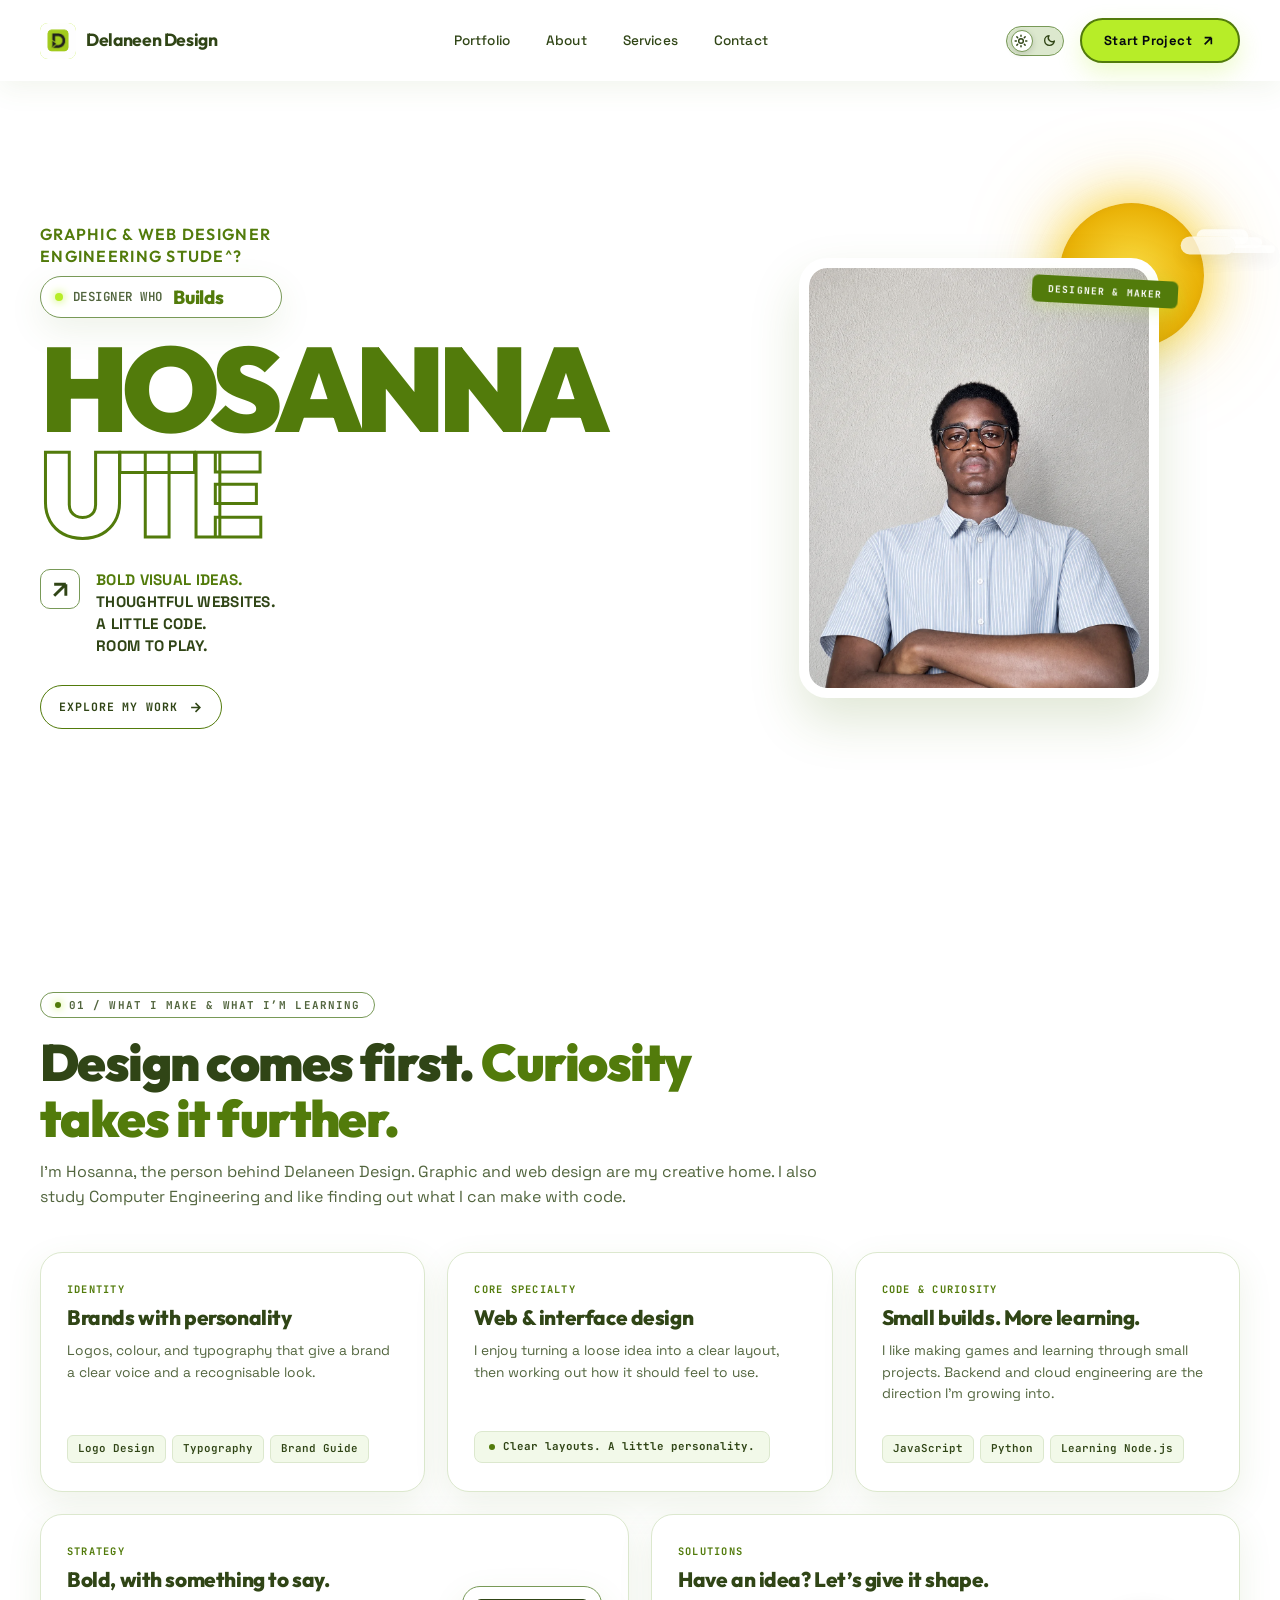
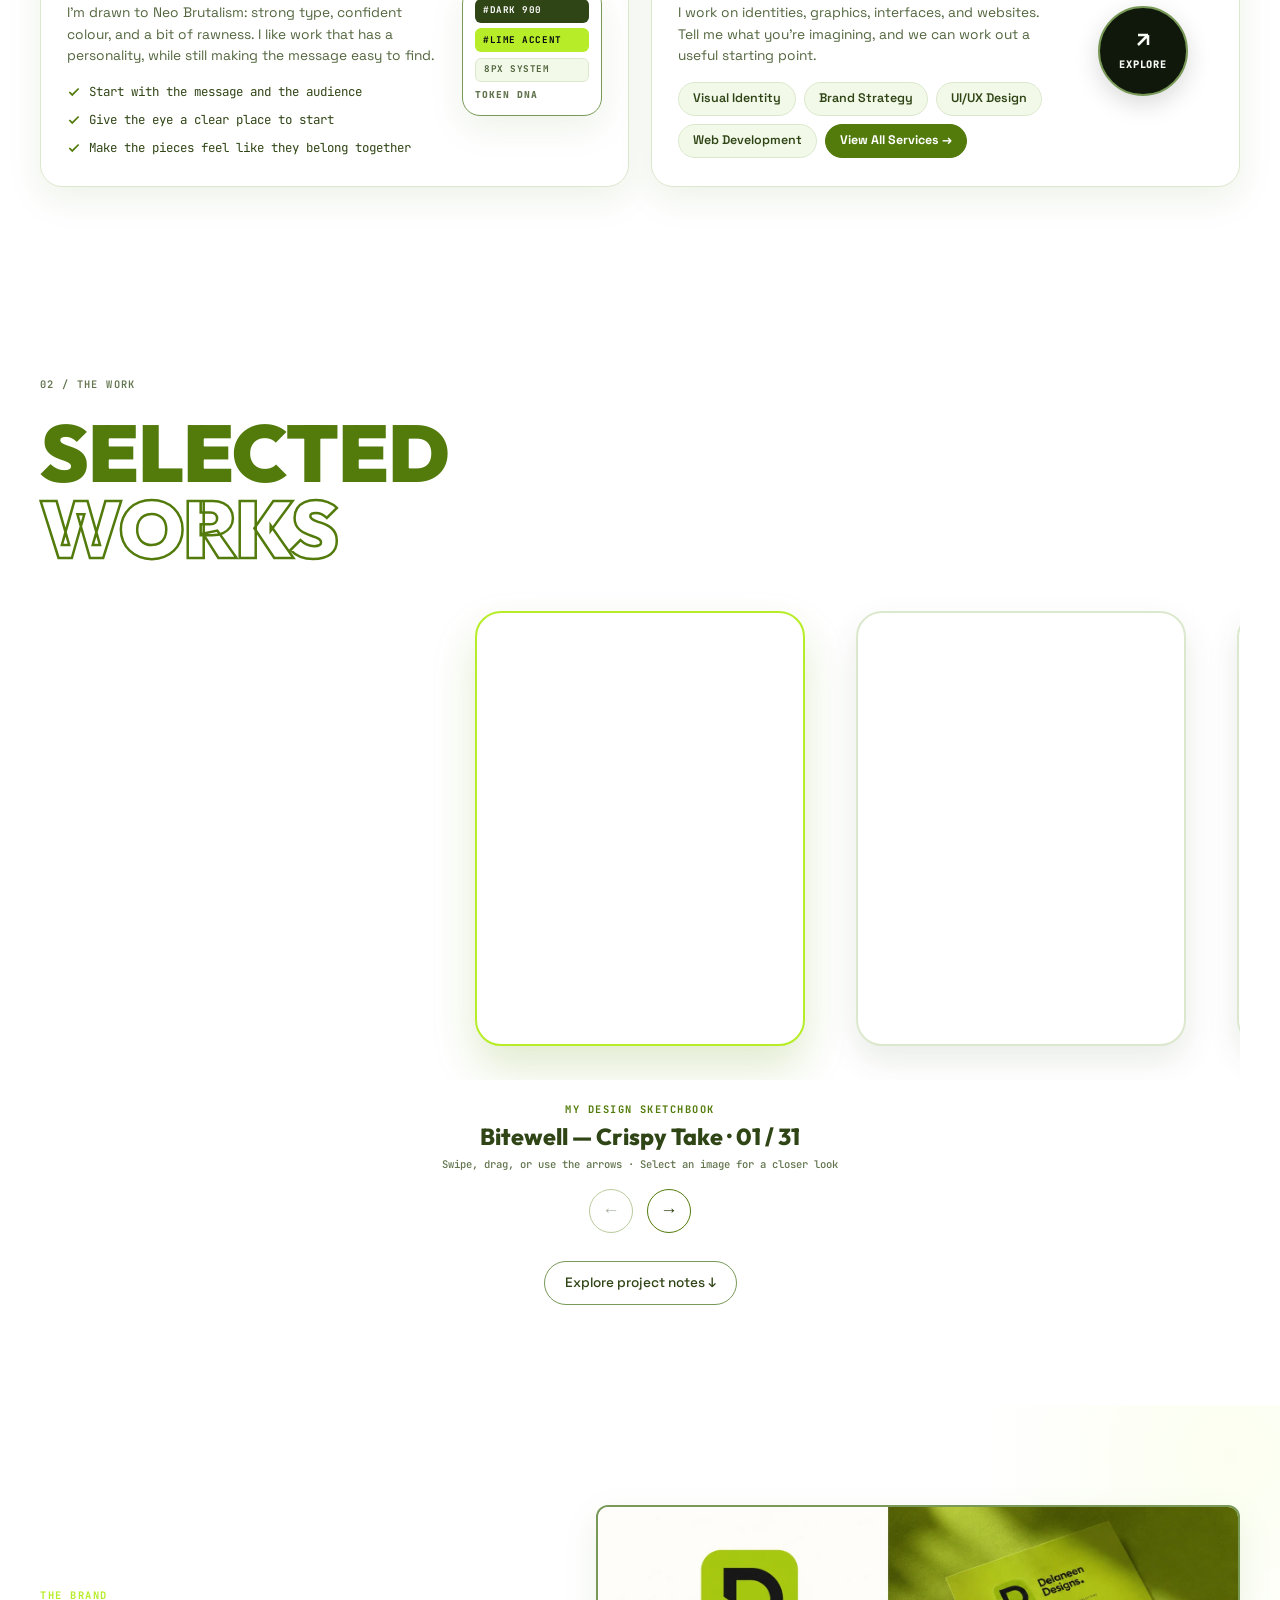
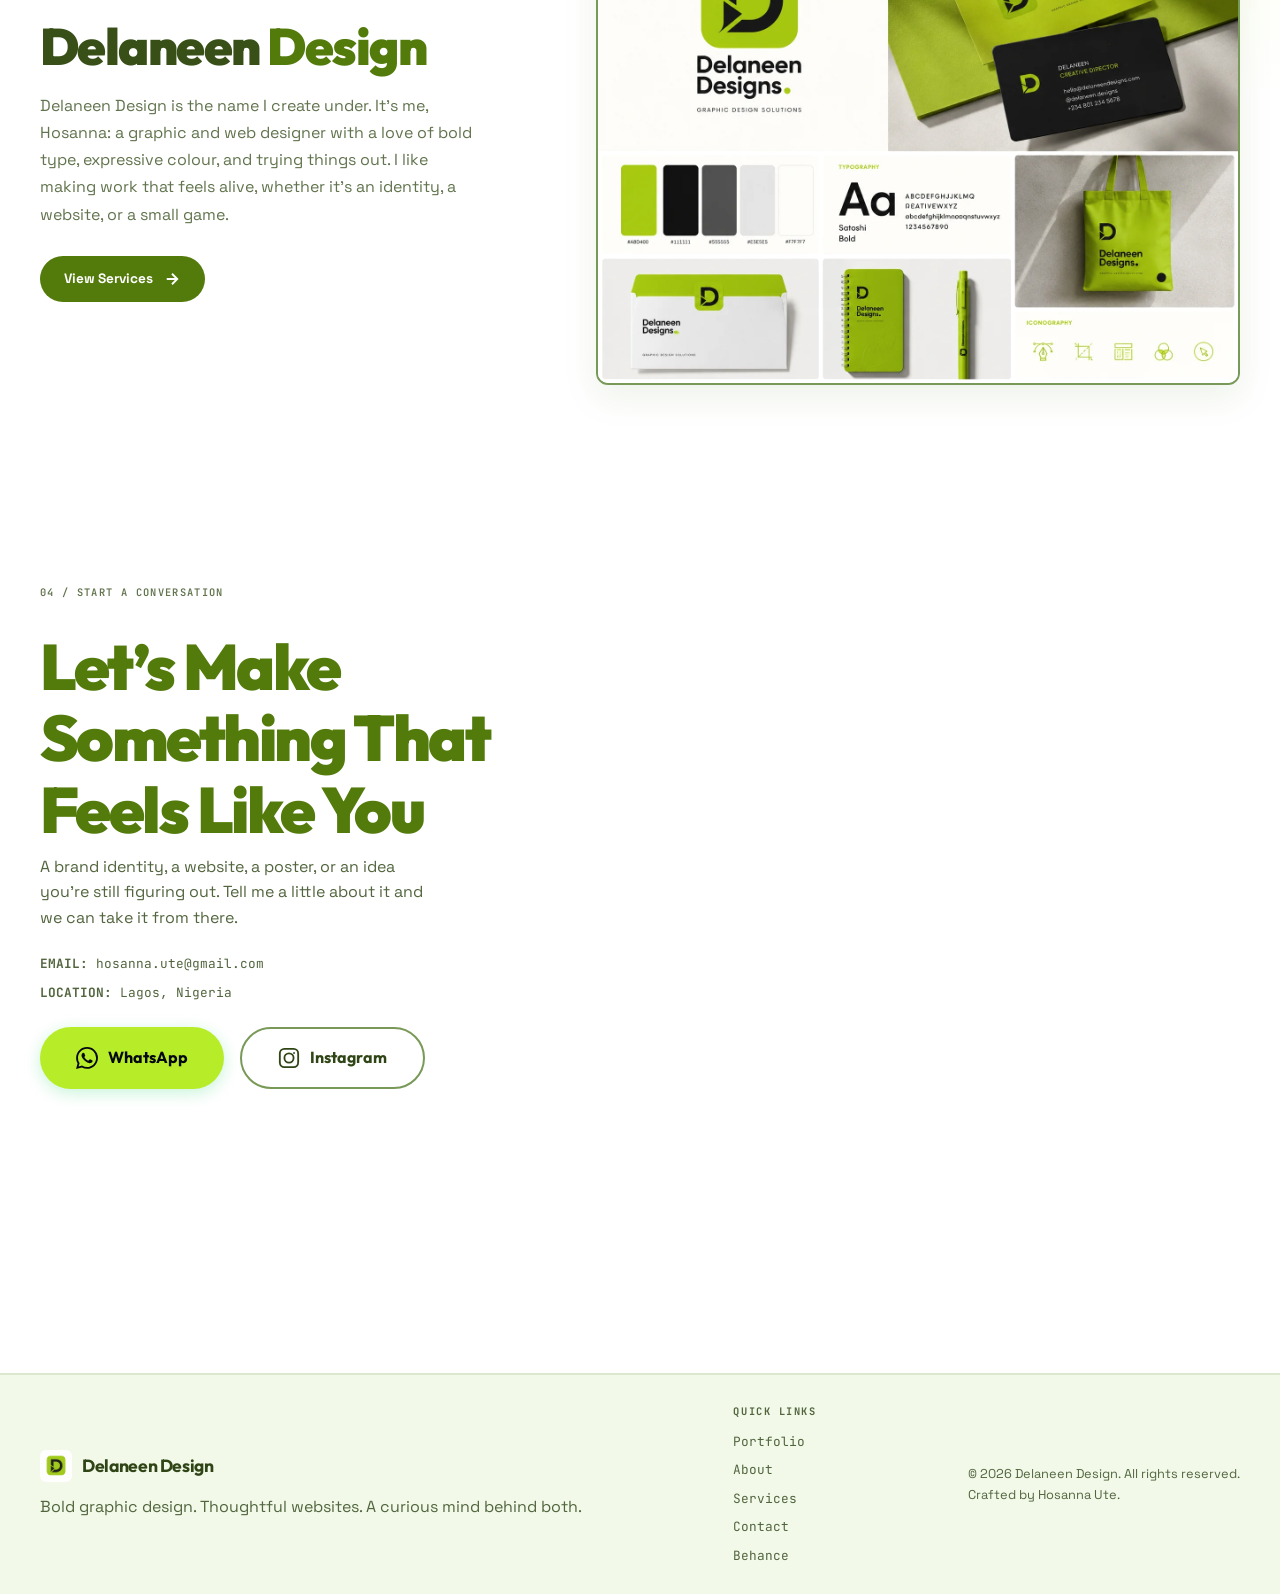
<file: index.html>
<!DOCTYPE html>
<html lang="en" data-theme="light">
<head>
    <meta charset="UTF-8">
    <meta name="viewport" content="width=device-width, initial-scale=1.0">
    <title>Hosanna Ute — Graphic &amp; Web Designer | Delaneen Design</title>
    <meta name="description" content="I’m Hosanna Ute, a graphic and web designer studying Computer Engineering at the University of Ilorin. Bold visual ideas, websites, and a love of making games.">
    <meta name="keywords" content="Hosanna Ute, Delaneen Design, graphic designer, web designer, visual identity, game experiments, Computer Engineering, University of Ilorin, Nigeria">
    <meta property="og:title" content="Hosanna Ute — Graphic &amp; Web Designer | Delaneen Design">
    <meta property="og:description" content="I’m Hosanna Ute, a graphic and web designer studying Computer Engineering at the University of Ilorin. Bold visual ideas, websites, and a love of making games.">
    <meta property="og:type" content="website">
    <meta property="og:image" content="images/og-cover.webp">
    <meta name="twitter:card" content="summary_large_image">
    <meta name="twitter:title" content="Hosanna Ute — Graphic &amp; Web Designer | Delaneen Design">
    <meta name="twitter:description" content="I’m Hosanna Ute, a graphic and web designer studying Computer Engineering at the University of Ilorin. Bold visual ideas, websites, and a love of making games.">
    <link rel="icon" href="images/logo.webp" type="image/webp">
    <link rel="preconnect" href="https://fonts.googleapis.com">
    <link rel="preconnect" href="https://fonts.gstatic.com" crossorigin>
    <link href="https://fonts.googleapis.com/css2?family=Space+Grotesk:wght@300;400;500;600;700&family=Outfit:wght@300;400;500;600;700;800;900&family=JetBrains+Mono:wght@400;500;600;700&display=swap" rel="stylesheet">
    <link rel="stylesheet" href="styles.css?v=20261024-story">

    <link rel="stylesheet" href="theme.css?v=20261024-story">
    <script src="theme.js?v=20261024-story"></script>
</head>
<body>
    <a class="skip-link" href="#mainContent">Skip to content</a>
    <!-- Cursor follower -->
    <!-- Cursor follower & Magnetic Floating Badge -->
    <div class="cursor-glow" id="cursorGlow"></div>
    <div class="cursor-badge" id="cursorBadge">
        <span class="cursor-badge__text" id="cursorBadgeText">VIEW</span>
        <span class="cursor-badge__icon" id="cursorBadgeIcon">
            <svg width="12" height="12" viewBox="0 0 24 24" fill="none" stroke="currentColor" stroke-width="2.5">
                <path d="M7 17L17 7M17 7H7M17 7V17"/>
            </svg>
        </span>
    </div>
    <div class="cursor-dot" id="cursorDot"></div>

    <!-- Noise overlay -->
    <div class="noise-overlay"></div>

    <!-- Navigation -->
    <header class="nav" id="mainNav">
        <div class="nav__inner">
            <a href="index.html" class="nav__logo">
                <img src="images/logo.webp" alt="Delaneen Design Logo" class="logo-icon" width="1254" height="1254">
                <span class="logo-text">Delaneen Design</span>
            </a>
            <nav class="nav__links" id="navLinks" aria-label="Main navigation">
                <a href="#works" class="nav__link">Portfolio</a>
                <a href="about.html" class="nav__link">About</a>
                <a href="services.html" class="nav__link">Services</a>
                <a href="#contact" class="nav__link">Contact</a>
            </nav>
            <div class="nav__actions">
                <!-- Theme Switcher Toggle -->
                <button class="theme-toggle" id="themeToggle" type="button" aria-label="Toggle light/dark mode" title="Switch theme">
                    <span class="theme-toggle__track">
                        <span class="theme-toggle__icon theme-toggle__icon--sun" aria-hidden="true">
                            <svg width="14" height="14" viewBox="0 0 24 24" fill="none" stroke="currentColor" stroke-width="2.5" stroke-linecap="round" stroke-linejoin="round">
                                <circle cx="12" cy="12" r="4"/>
                                <path d="M12 2v2M12 20v2M4.93 4.93l1.41 1.41M17.66 17.66l1.41 1.41M2 12h2M20 12h2M6.34 17.66l-1.41 1.41M19.07 4.93l-1.41 1.41"/>
                            </svg>
                        </span>
                        <span class="theme-toggle__icon theme-toggle__icon--moon" aria-hidden="true">
                            <svg width="13" height="13" viewBox="0 0 24 24" fill="none" stroke="currentColor" stroke-width="2.5" stroke-linecap="round" stroke-linejoin="round">
                                <path d="M21 12.79A9 9 0 1 1 11.21 3 7 7 0 0 0 21 12.79z"/>
                            </svg>
                        </span>
                        <span class="theme-toggle__thumb"></span>
                    </span>
                </button>
                <a href="#contact" class="nav__cta">
                    <span>Start Project</span>
                    <svg width="16" height="16" viewBox="0 0 24 24" fill="none" stroke="currentColor" stroke-width="2.5">
                        <path d="M7 17L17 7M17 7H7M17 7V17"/>
                    </svg>
                </a>
            </div>
            <button class="nav__hamburger" id="hamburger" aria-label="Toggle menu">
                <span></span>
                <span></span>
                <span></span>
            </button>
        </div>
    </header>

    <!-- Mobile Menu -->
    <div class="mobile-menu" id="mobileMenu">
        <nav class="mobile-menu__links">
            <a href="#works" class="mobile-menu__link">Portfolio</a>
            <a href="about.html" class="mobile-menu__link">About</a>
            <a href="services.html" class="mobile-menu__link">Services</a>
            <a href="#contact" class="mobile-menu__link">Contact</a>
            <button class="mobile-theme-btn" id="mobileThemeToggle" type="button" aria-label="Toggle light and dark theme">
                <span class="mobile-theme-btn__icon">☀️</span>
                <span class="mobile-theme-btn__text">Daylight Mode</span>
            </button>
            <a href="#contact" class="mobile-menu__cta">Start Project →</a>
        </nav>
    </div>

    <!-- Hero Section -->
    <main id="mainContent" tabindex="-1">
    <section class="hero" id="hero">
        <div class="hero__container">
            <div class="hero__content">
                <div class="hero__labels">
                    <span class="hero__label hero__label--role" data-original="GRAPHIC &amp; WEB DESIGNER">GRAPHIC &amp; WEB DESIGNER</span>
                    <span class="hero__label hero__label--role" data-original="ENGINEERING STUDENT">ENGINEERING STUDENT</span>
                </div>

                <!-- Dynamic Text Cycling (Hero Slot Machine) -->
                <div class="hero__cycler" data-animate="fadeUp">
                    <div class="hero__cycler-pill">
                        <span class="cycler-status-dot"></span>
                        <span class="cycler-prefix">Designer who</span>
                        <div class="cycler-slot-window" id="heroSlotWindow" aria-label="Builds, codes, plays, learns and crafts">
                            <span class="cycler-word is-active">Builds</span>
                            <span class="cycler-word">Codes</span>
                            <span class="cycler-word">Plays</span>
                            <span class="cycler-word">Learns</span>
                            <span class="cycler-word">Crafts</span>
                        </div>
                    </div>
                </div>

                <h1 class="hero__title">
                    <span class="title-row">
                        <span class="title-word" data-delay="0">HOSANNA</span>
                    </span>
                    <span class="title-row title-row--second">
                        <span class="title-word title-word--outline" data-delay="200">UTE</span>
                    </span>
                </h1>

                <div class="hero__tagline">
                    <div class="tagline-arrow-box">
                        <svg class="tagline-arrow" width="28" height="28" viewBox="0 0 24 24" fill="none" stroke="currentColor" stroke-width="2.5">
                            <path d="M7 17L17 7M17 7H7M17 7V17"/>
                        </svg>
                    </div>
                    <div class="tagline-text">
                        <span class="tagline-accent">BOLD VISUAL IDEAS.</span>
                        <span>THOUGHTFUL WEBSITES.</span>
                        <span>A LITTLE CODE.</span>
                        <span>ROOM TO PLAY.</span>
                    </div>
                </div>

                <!-- Clean tour explore action with clear spacing -->
                <div class="hero__explore-wrap">
                    <a class="hero__explore-btn" href="#works">
                        <span>Explore my work</span>
                        <svg width="15" height="15" viewBox="0 0 24 24" fill="none" stroke="currentColor" stroke-width="2.5">
                            <path d="M5 12h14M12 5l7 7-7 7"/>
                        </svg>
                    </a>
                </div>
            </div>

            <div class="hero__visual">
                <div class="hero__image-wrapper">
                    <!-- Day and Night Celestial Moon/Sun behind the portrait edge -->
                    <div class="hero__celestial" id="heroCelestial" aria-hidden="true">
                        <div class="celestial-sun"></div>
                        <div class="celestial-moon">
                            <div class="crescent-crater"></div>
                        </div>
                        <div class="celestial-stars" id="celestialStars"></div>
                    </div>
                    <div class="hero__image-frame">
                        <img src="images/profile2.webp" alt="Hosanna Ute — graphic and web designer" class="hero__image" id="heroImage" width="1017" height="1227">
                    </div>
                    <!-- Brush strokes frame -->
                    <div class="brush-stroke brush-stroke--top"></div>
                    <div class="brush-stroke brush-stroke--bottom"></div>
                    <div class="brush-stroke brush-stroke--left"></div>
                    <div class="brush-stroke brush-stroke--right"></div>
                    <!-- Creative Director tag -->
                    <div class="hero__director-tag">
                        <span>DESIGNER &amp; MAKER</span>
                    </div>
                </div>
            </div>
        </div>
    </section>

    <!-- Skills Section (Modern Bento Grid Layout) -->
    <section class="skills" id="skills">
        <div class="skills__container">
            <div class="skills__header" data-animate="fadeUp">
                <div class="skills__badge">
                    <span class="skills__badge-dot"></span>
                    <span>01 / WHAT I MAKE &amp; WHAT I’M LEARNING</span>
                </div>
                <h2 class="skills__title">Design comes first. <span class="text-accent">Curiosity takes it further.</span></h2>
                <p class="skills__subtitle-lead">I’m Hosanna, the person behind Delaneen Design. Graphic and web design are my creative home. I also study Computer Engineering and like finding out what I can make with code.</p>
            </div>

            <!-- Bento Grid: Row 1 (3 Cards) + Row 2 (2 Wide Cards) -->
            <div class="bento-grid">
                <!-- Card 1: Brand Design & Identity (Span 2) -->
                <div class="bento-card bento-card--identity" data-animate="fadeUp">
                    <div class="bento-card__content">
                        <span class="bento-tag">IDENTITY</span>
                        <h3 class="bento-card__title">Brands with personality</h3>
                        <p class="bento-card__desc">Logos, colour, and typography that give a brand a clear voice and a recognisable look.</p>
                        <div class="bento-chips">
                            <span class="bento-chip">Logo Design</span>
                            <span class="bento-chip">Typography</span>
                            <span class="bento-chip">Brand Guide</span>
                        </div>
                    </div>
                    <div class="bento-card__visual">
                        <div class="bento-visual-emblem">
                            <div class="bento-emblem-ring"></div>
                            <span class="bento-emblem-text">DD</span>
                        </div>
                    </div>
                </div>

                <!-- Card 2: Featured Accent Card - Product & UX (Span 2) -->
                <div class="bento-card bento-card--accent" data-animate="fadeUp" data-delay="150">
                    <div class="bento-card__content">
                        <span class="bento-tag bento-tag--dark">CORE SPECIALTY</span>
                        <h3 class="bento-card__title">Web &amp; interface design</h3>
                        <p class="bento-card__desc">I enjoy turning a loose idea into a clear layout, then working out how it should feel to use.</p>
                        <div class="bento-badge-pill">
                            <span class="pulse-dot"></span>
                            <span>Clear layouts. A little personality.</span>
                        </div>
                    </div>
                    <div class="bento-card__visual">
                        <div class="bento-visual-radar">
                            <div class="radar-circle radar-circle--outer"></div>
                            <div class="radar-circle radar-circle--inner"></div>
                            <div class="radar-point"></div>
                        </div>
                    </div>
                </div>

                <!-- Card 3: Backend & Code Performance (Span 2) -->
                <div class="bento-card bento-card--code" data-animate="fadeUp" data-delay="300">
                    <div class="bento-card__content">
                        <span class="bento-tag">CODE &amp; CURIOSITY</span>
                        <h3 class="bento-card__title">Small builds. More learning.</h3>
                        <p class="bento-card__desc">I like making games and learning through small projects. Backend and cloud engineering are the direction I’m growing into.</p>
                        <div class="bento-chips">
                            <span class="bento-chip">JavaScript</span>
                            <span class="bento-chip">Python</span>
                            <span class="bento-chip">Learning Node.js</span>
                        </div>
                    </div>
                    <div class="bento-card__visual">
                        <div class="bento-terminal-box">
                            <div class="terminal-dots"><span></span><span></span><span></span></div>
                            <div class="terminal-line"><span>$</span> make → test → learn</div>
                            <div class="terminal-badge">KEEP BUILDING</div>
                        </div>
                    </div>
                </div>

                <!-- Card 4: Strategy & Purpose (Wide Card - Span 3) -->
                <div class="bento-card bento-card--wide bento-card--strategy" data-animate="fadeUp" data-delay="100">
                    <div class="bento-card__content">
                        <span class="bento-tag">STRATEGY</span>
                        <h3 class="bento-card__title">Bold, with something to say.</h3>
                        <p class="bento-card__desc">I’m drawn to Neo Brutalism: strong type, confident colour, and a bit of rawness. I like work that has a personality, while still making the message easy to find.</p>
                        <div class="bento-feature-list">
                            <div class="bento-feature-item">
                                <svg width="14" height="14" viewBox="0 0 24 24" fill="none" stroke="var(--accent-dark)" stroke-width="3"><polyline points="20 6 9 17 4 12"/></svg>
                                <span>Start with the message and the audience</span>
                            </div>
                            <div class="bento-feature-item">
                                <svg width="14" height="14" viewBox="0 0 24 24" fill="none" stroke="var(--accent-dark)" stroke-width="3"><polyline points="20 6 9 17 4 12"/></svg>
                                <span>Give the eye a clear place to start</span>
                            </div>
                            <div class="bento-feature-item">
                                <svg width="14" height="14" viewBox="0 0 24 24" fill="none" stroke="var(--accent-dark)" stroke-width="3"><polyline points="20 6 9 17 4 12"/></svg>
                                <span>Make the pieces feel like they belong together</span>
                            </div>
                        </div>
                    </div>
                    <div class="bento-card__visual bento-card__visual--wide">
                        <div class="strategy-preview-card">
                            <div class="strategy-swatch strategy-swatch--1">#DARK 900</div>
                            <div class="strategy-swatch strategy-swatch--2">#LIME ACCENT</div>
                            <div class="strategy-swatch strategy-swatch--3">8PX SYSTEM</div>
                            <div class="strategy-label">TOKEN DNA</div>
                        </div>
                    </div>
                </div>

                <!-- Card 5: Have an idea? Let’s give it shape. (Wide Card - Span 3) -->
                <div class="bento-card bento-card--wide bento-card--services" data-animate="fadeUp" data-delay="250">
                    <div class="bento-card__content">
                        <span class="bento-tag">SOLUTIONS</span>
                        <h3 class="bento-card__title">Have an idea? Let’s give it shape.</h3>
                        <p class="bento-card__desc">I work on identities, graphics, interfaces, and websites. Tell me what you’re imagining, and we can work out a useful starting point.</p>
                        <div class="bento-services-pills">
                            <a href="services.html" class="service-pill">Visual Identity</a>
                            <a href="services.html" class="service-pill">Brand Strategy</a>
                            <a href="services.html" class="service-pill">UI/UX Design</a>
                            <a href="services.html" class="service-pill">Web Development</a>
                            <a href="services.html" class="service-pill service-pill--accent">View All Services →</a>
                        </div>
                    </div>
                    <div class="bento-card__visual bento-card__visual--wide">
                        <a href="services.html" class="services-action-badge" title="Explore Services">
                            <svg width="24" height="24" viewBox="0 0 24 24" fill="none" stroke="currentColor" stroke-width="2.5">
                                <path d="M7 17L17 7M17 7H7M17 7V17"/>
                            </svg>
                            <span>EXPLORE</span>
                        </a>
                    </div>
                </div>
            </div>
        </div>
    </section>

    <!-- Selected Works Section -->
    <section class="works" id="works">
        <div class="works__container">
            <div class="works__header">
                <h2 class="works__title">
                    <span class="works__title-line">SELECTED</span>
                    <span class="works__title-line works__title-line--outline">WORKS</span>
                </h2>
                <div class="works__nav">
                    <div class="works__counter">
                        <span class="counter-current">01</span>
                        <span class="counter-divider">/</span>
                        <span class="counter-total">31</span>
                    </div>
                    <svg class="works__arrow" width="28" height="28" viewBox="0 0 24 24" fill="none" stroke="currentColor" stroke-width="2">
                        <path d="M5 12h14M12 5l7 7-7 7"/>
                    </svg>
                </div>
            </div>

            <!-- Decorative line -->
            <div class="works__line"></div>

            <div class="works-orbit" id="worksOrbit" aria-label="Design gallery">
                <div class="works-orbit__stage">
                    <div class="works-orbit__halo"></div>
                    <div class="works-orbit__ring" id="worksOrbitRing"></div>
                    <div class="works-orbit__floor"></div>
                </div>
                <div class="works-orbit__caption">
                    <span class="works-orbit__eyebrow">My Design Sketchbook</span>
                    <strong id="worksOrbitTitle" aria-live="polite" aria-atomic="true">Design archive</strong>
                    <span id="worksOrbitHint">Swipe, drag, or use the arrows · Select an image for a closer look</span>
                </div>
                <div class="works-orbit__controls">
                    <button type="button" class="works-orbit__control" id="worksOrbitPrev" aria-label="Previous design">←</button>
                    <button type="button" class="works-orbit__control" id="worksOrbitNext" aria-label="Next design">→</button>
                </div>
            </div>

            <button class="works-notes-toggle" id="projectNotesToggle" type="button" aria-expanded="false" aria-controls="projectNotesGrid">Explore project notes ↓</button>
            <div class="works__grid" id="projectNotesGrid" hidden>
                <div class="works__item" data-animate="fadeUp">
                    <button class="works__item-image" type="button" aria-label="Preview Mochi Matcha Studio">
                        <img loading="lazy" src="images/Branding.webp" alt="Mochi Matcha Studio — Brand identity concept" class="works__item-img-src" width="1448" height="1086">
                    </button>
                    <div class="works__item-info">
                        <h3 class="works__item-title">Mochi Matcha Studio</h3>
                        <p class="works__item-desc">A green visual identity exploring a logo, packaging, colour, and supporting graphics.</p>
                        <div class="works__item-details-expanded"><div class="detail-block"><span class="detail-label">IDEA:</span><span class="detail-val">Build one recognisable visual world.</span></div><div class="detail-block"><span class="detail-label">FOCUS:</span><div class="software-tags"><span class="software-tag-item">Logo &amp; colour</span><span class="software-tag-item">Packaging</span><span class="software-tag-item">Brand applications</span></div></div></div>
                        <button class="works__item-action open-case-study" type="button" data-case="brand"><span>View project notes</span><svg width="14" height="14" viewBox="0 0 24 24" fill="none" stroke="currentColor" stroke-width="2.5" aria-hidden="true"><path d="M7 17L17 7M17 7H7M17 7V17"/></svg></button>
                    </div>
                </div>
                <div class="works__item" data-animate="fadeUp">
                    <button class="works__item-image" type="button" aria-label="Preview Snap Study">
                        <img loading="lazy" src="images/UI UX.webp" alt="Snap Study — Mobile interface concept" class="works__item-img-src" width="1448" height="1086">
                    </button>
                    <div class="works__item-info">
                        <h3 class="works__item-title">Snap Study</h3>
                        <p class="works__item-desc">Study screens bringing lessons, notes, quizzes, and progress into one visual direction.</p>
                        <div class="works__item-details-expanded"><div class="detail-block"><span class="detail-label">IDEA:</span><span class="detail-val">Make learning feel approachable.</span></div><div class="detail-block"><span class="detail-label">FOCUS:</span><div class="software-tags"><span class="software-tag-item">Screen layouts</span><span class="software-tag-item">Visual hierarchy</span><span class="software-tag-item">Study flows</span></div></div></div>
                        <button class="works__item-action open-case-study" type="button" data-case="uiux"><span>View project notes</span><svg width="14" height="14" viewBox="0 0 24 24" fill="none" stroke="currentColor" stroke-width="2.5" aria-hidden="true"><path d="M7 17L17 7M17 7H7M17 7V17"/></svg></button>
                    </div>
                </div>
                <div class="works__item" data-animate="fadeUp">
                    <button class="works__item-image" type="button" aria-label="Preview Stride">
                        <img loading="lazy" src="images/Website.webp" alt="Stride — Website design concept" class="works__item-img-src" width="1448" height="1086">
                    </button>
                    <div class="works__item-info">
                        <h3 class="works__item-title">Stride</h3>
                        <p class="works__item-desc">A footwear storefront concept with a bold product hero and a clear collection layout.</p>
                        <div class="works__item-details-expanded"><div class="detail-block"><span class="detail-label">IDEA:</span><span class="detail-val">Give the product room to lead.</span></div><div class="detail-block"><span class="detail-label">FOCUS:</span><div class="software-tags"><span class="software-tag-item">Web layout</span><span class="software-tag-item">Product presentation</span><span class="software-tag-item">Page flow</span></div></div></div>
                        <button class="works__item-action open-case-study" type="button" data-case="web"><span>View project notes</span><svg width="14" height="14" viewBox="0 0 24 24" fill="none" stroke="currentColor" stroke-width="2.5" aria-hidden="true"><path d="M7 17L17 7M17 7H7M17 7V17"/></svg></button>
                    </div>
                </div>
                <div class="works__item" data-animate="fadeUp">
                    <button class="works__item-image" type="button" aria-label="Preview ZingZap">
                        <img loading="lazy" src="images/Logo Design.webp" alt="ZingZap — Logo exploration" class="works__item-img-src" width="1448" height="1086">
                    </button>
                    <div class="works__item-info">
                        <h3 class="works__item-title">ZingZap</h3>
                        <p class="works__item-desc">An expressive food-brand mark with sharp lettering, lime accents, and several lockups.</p>
                        <div class="works__item-details-expanded"><div class="detail-block"><span class="detail-label">IDEA:</span><span class="detail-val">Give a short name a bold personality.</span></div><div class="detail-block"><span class="detail-label">FOCUS:</span><div class="software-tags"><span class="software-tag-item">Lettering</span><span class="software-tag-item">Logo variations</span><span class="software-tag-item">Colour contrast</span></div></div></div>
                        <button class="works__item-action open-case-study" type="button" data-case="logo"><span>View project notes</span><svg width="14" height="14" viewBox="0 0 24 24" fill="none" stroke="currentColor" stroke-width="2.5" aria-hidden="true"><path d="M7 17L17 7M17 7H7M17 7V17"/></svg></button>
                    </div>
                </div>
                <div class="works__item" data-animate="fadeUp">
                    <button class="works__item-image" type="button" aria-label="Preview Birthday portrait">
                        <img loading="lazy" src="images/Birthday Flyer.webp" alt="Birthday portrait — Celebration graphic" class="works__item-img-src" width="1122" height="1402">
                    </button>
                    <div class="works__item-info">
                        <h3 class="works__item-title">Birthday portrait</h3>
                        <p class="works__item-desc">A birthday design built around a portrait, large type, and a textured lime palette.</p>
                        <div class="works__item-details-expanded"><div class="detail-block"><span class="detail-label">IDEA:</span><span class="detail-val">Keep the person at the centre.</span></div><div class="detail-block"><span class="detail-label">FOCUS:</span><div class="software-tags"><span class="software-tag-item">Portrait layout</span><span class="software-tag-item">Typography</span><span class="software-tag-item">Texture</span></div></div></div>
                        <button class="works__item-action open-case-study" type="button" data-case="flyer"><span>View project notes</span><svg width="14" height="14" viewBox="0 0 24 24" fill="none" stroke="currentColor" stroke-width="2.5" aria-hidden="true"><path d="M7 17L17 7M17 7H7M17 7V17"/></svg></button>
                    </div>
                </div>
                <div class="works__item" data-animate="fadeUp">
                    <button class="works__item-image" type="button" aria-label="Preview LevelUp Games Week">
                        <img loading="lazy" src="images/Poster.webp" alt="LevelUp Games Week — Event poster concept" class="works__item-img-src" width="1448" height="1086">
                    </button>
                    <div class="works__item-info">
                        <h3 class="works__item-title">LevelUp Games Week</h3>
                        <p class="works__item-desc">A gaming event concept using bold type, a controller, and playful lime graphics.</p>
                        <div class="works__item-details-expanded"><div class="detail-block"><span class="detail-label">IDEA:</span><span class="detail-val">Make the occasion easy to recognise.</span></div><div class="detail-block"><span class="detail-label">FOCUS:</span><div class="software-tags"><span class="software-tag-item">Event information</span><span class="software-tag-item">Composition</span><span class="software-tag-item">Playful graphics</span></div></div></div>
                        <button class="works__item-action open-case-study" type="button" data-case="poster"><span>View project notes</span><svg width="14" height="14" viewBox="0 0 24 24" fill="none" stroke="currentColor" stroke-width="2.5" aria-hidden="true"><path d="M7 17L17 7M17 7H7M17 7V17"/></svg></button>
                    </div>
                </div>
                <div class="works__item" data-animate="fadeUp">
                    <button class="works__item-image" type="button" aria-label="Preview Nestora Realty">
                        <img loading="lazy" src="images/Social Media.webp" alt="Nestora Realty — Social graphic series" class="works__item-img-src" width="1254" height="1254">
                    </button>
                    <div class="works__item-info">
                        <h3 class="works__item-title">Nestora Realty</h3>
                        <p class="works__item-desc">A related set of property graphics using green, white, consistent branding, and varied layouts.</p>
                        <div class="works__item-details-expanded"><div class="detail-block"><span class="detail-label">IDEA:</span><span class="detail-val">Help separate posts feel connected.</span></div><div class="detail-block"><span class="detail-label">FOCUS:</span><div class="software-tags"><span class="software-tag-item">Social layouts</span><span class="software-tag-item">Consistent branding</span><span class="software-tag-item">Visual variation</span></div></div></div>
                        <button class="works__item-action open-case-study" type="button" data-case="campaign"><span>View project notes</span><svg width="14" height="14" viewBox="0 0 24 24" fill="none" stroke="currentColor" stroke-width="2.5" aria-hidden="true"><path d="M7 17L17 7M17 7H7M17 7V17"/></svg></button>
                    </div>
                </div>
            </div>
        </div>
    </section>

    <!-- The person behind the brand -->
    <section class="spline-section" id="spline3d">
        <div class="spline-section__container">
            <div class="spline-section__content">
                <div class="spline-label">THE BRAND</div>
                <h2 class="spline-section__title">Delaneen <span class="text-accent">Design</span></h2>
                <p class="spline-section__desc">Delaneen Design is the name I create under. It’s me, Hosanna: a graphic and web designer with a love of bold type, expressive colour, and trying things out. I like making work that feels alive, whether it’s an identity, a website, or a small game.</p>
                <a href="services.html" class="spline-cta">
                    <span>View Services</span>
                    <svg width="18" height="18" viewBox="0 0 24 24" fill="none" stroke="currentColor" stroke-width="2.5">
                        <path d="M5 12h14M12 5l7 7-7 7"/>
                    </svg>
                </a>
            </div>
            <div class="spline-section__viewer" style="position: relative; overflow: hidden; border-radius: var(--radius-md); border: 2px solid var(--border-dark);">
                <img loading="lazy" src="images/space.webp" alt="Delaneen Space Design Concept" style="width: 100%; height: 100%; object-fit: cover; filter: grayscale(10%) contrast(1.05);" width="1448" height="1086">
            </div>
        </div>
    </section>

    <!-- Contact Section -->
    <section class="contact" id="contact">
        <div class="contact__container">
            <div class="contact__content" data-animate="fadeUp">
                <h2 class="contact__title">Let’s Make Something That Feels Like You</h2>
                <p class="contact__desc">A brand identity, a website, a poster, or an idea you’re still figuring out. Tell me a little about it and we can take it from there.</p>
                <div class="contact__info-details" style="margin-top: 24px; font-family: var(--font-mono); font-size: 0.8rem; color: var(--text-secondary); display: flex; flex-direction: column; gap: 8px;">
                    <div><strong>EMAIL:</strong> <a href="mailto:hosanna.ute@gmail.com">hosanna.ute@gmail.com</a></div>
                    <div><strong>LOCATION:</strong> Lagos, Nigeria</div>
                </div>
                <div class="contact__buttons" style="margin-top: 24px;">
                    <a href="https://wa.me/2347082247767" class="contact__btn contact__btn--whatsapp" target="_blank" rel="noopener" id="whatsappBtn">
                        <svg width="22" height="22" viewBox="0 0 24 24" fill="currentColor">
                            <path d="M17.472 14.382c-.297-.149-1.758-.867-2.03-.967-.273-.099-.471-.148-.67.15-.197.297-.767.966-.94 1.164-.173.199-.347.223-.644.075-.297-.15-1.255-.463-2.39-1.475-.883-.788-1.48-1.761-1.653-2.059-.173-.297-.018-.458.13-.606.134-.133.298-.347.446-.52.149-.174.198-.298.298-.497.099-.198.05-.371-.025-.52-.075-.149-.669-1.612-.916-2.207-.242-.579-.487-.5-.669-.51-.173-.008-.371-.01-.57-.01-.198 0-.52.074-.792.372-.272.297-1.04 1.016-1.04 2.479 0 1.462 1.065 2.875 1.213 3.074.149.198 2.096 3.2 5.077 4.487.709.306 1.262.489 1.694.625.712.227 1.36.195 1.871.118.571-.085 1.758-.719 2.006-1.413.248-.694.248-1.289.173-1.413-.074-.124-.272-.198-.57-.347m-5.421 7.403h-.004a9.87 9.87 0 01-5.031-1.378l-.361-.214-3.741.982.998-3.648-.235-.374a9.86 9.86 0 01-1.51-5.26c.001-5.45 4.436-9.884 9.888-9.884 2.64 0 5.122 1.03 6.988 2.898a9.825 9.825 0 012.893 6.994c-.003 5.45-4.437 9.884-9.885 9.884m8.413-18.297A11.815 11.815 0 0012.05 0C5.495 0 .16 5.335.157 11.892c0 2.096.547 4.142 1.588 5.945L.057 24l6.305-1.654a11.882 11.882 0 005.683 1.448h.005c6.554 0 11.89-5.335 11.893-11.893a11.821 11.821 0 00-3.48-8.413z"/>
                        </svg>
                        <span>WhatsApp</span>
                    </a>
                    <a href="https://www.instagram.com/delaneendesigns?igsh=ZnJ3d3VoYXFjMDNx" class="contact__btn contact__btn--instagram" target="_blank" rel="noopener" id="instagramBtn">
                        <span>Instagram</span>
                        <svg width="22" height="22" viewBox="0 0 24 24" fill="none" stroke="currentColor" stroke-width="2" stroke-linecap="round" stroke-linejoin="round">
                            <rect x="2" y="2" width="20" height="20" rx="5" ry="5"/>
                            <circle cx="12" cy="12" r="5"/>
                            <line x1="17.5" y1="6.5" x2="17.51" y2="6.5"/>
                        </svg>
                    </a>
                </div>
            </div>
            <div class="contact__form-container" data-animate="fadeUp" data-delay="200">
                <form class="contact__form" id="contactForm" action="https://formspree.io/f/mlgvvyjo" method="POST">
                    <input type="hidden" name="_subject" value="New Portfolio Inquiry — Delaneen Design">
                    <div class="form-group">
                        <label for="formName" class="form-label">Name</label>
                        <input type="text" id="formName" name="name" autocomplete="name" class="form-input" placeholder="e.g. Tunde Alabi" required>
                    </div>
                    <div class="form-group">
                        <label for="formEmail" class="form-label">Email</label>
                        <input type="email" id="formEmail" name="email" autocomplete="email" class="form-input" placeholder="e.g. tunde@techspace.africa" required>
                    </div>
                    <div class="form-group">
                        <label for="formPhone" class="form-label">Phone / WhatsApp <span style="font-size: 0.7rem; color: var(--text-muted);">(Optional)</span></label>
                        <input type="tel" id="formPhone" name="phone" autocomplete="tel" class="form-input" placeholder="e.g. +234 708 224 7767">
                    </div>
                    <div class="form-group">
                        <label for="formMessage" class="form-label">Message</label>
                        <textarea id="formMessage" name="message" class="form-input form-textarea" placeholder="Outline your project scope, timeline & targets..." required></textarea>
                    </div>
                    <button type="submit" class="contact__submit-btn">
                        <span>Send Message</span>
                        <svg width="16" height="16" viewBox="0 0 24 24" fill="none" stroke="currentColor" stroke-width="2.5">
                            <path d="M5 12h14M12 5l7 7-7 7"/>
                        </svg>
                    </button>
                    <p class="form-status" id="formStatus" role="status" aria-live="polite"></p>
                </form>
            </div>
        </div>
    </section>

    <!-- Footer -->
    </main>
    <footer class="footer">
        <div class="footer__inner">
            <div class="footer__brand">
                <div class="footer__logo">
                    <img src="images/logo.webp" alt="Delaneen Design" class="logo-icon" width="1254" height="1254">
                    <span class="logo-text">Delaneen Design</span>
                </div>
                <p class="footer__tagline">Bold graphic design. Thoughtful websites. A curious mind behind both.</p>
            </div>
            <div class="footer__links">
                <div class="footer__links-title">QUICK LINKS</div>
                <ul class="footer__links-list">
                    <li><a href="index.html">Portfolio</a></li>
                    <li><a href="about.html">About</a></li>
                    <li><a href="services.html">Services</a></li>
                    <li><a href="#contact">Contact</a></li>
                    <li><a href="https://www.behance.net/hosannaute" target="_blank" rel="noopener">Behance</a></li>
                </ul>
            </div>
            <div class="footer__bottom-info">
                <p class="footer__copy">© 2026 Delaneen Design. All rights reserved.</p>
                <p class="footer__credit">Crafted by Hosanna Ute.</p>
            </div>
        </div>
    </footer>

    <!-- ==================== CASE STUDY DRAWERS ==================== -->
    <div class="case-study-overlay" id="caseStudyOverlay"></div>

    <div class="case-study-drawer" id="caseStudyDrawer-brand" role="dialog" aria-modal="true" aria-labelledby="case-title-brand" aria-hidden="true" inert>
        <div class="case-study-drawer__header"><h2 class="case-study-drawer__title" id="case-title-brand">Mochi Matcha Studio</h2><button class="case-study-drawer__close" type="button" aria-label="Close project notes">✕</button></div>
        <div class="case-study-drawer__body">
            <div class="case-study-image-box"><img loading="lazy" src="images/Branding.webp" alt="Mochi Matcha Studio — full artwork" width="1448" height="1086"></div>
            <div class="case-study-block"><span class="case-study-block__label">BRAND IDENTITY CONCEPT</span><h3 class="case-study-block__title">Build one recognisable visual world.</h3><div class="case-study-block__text"><p>A green visual identity exploring a logo, packaging, colour, and supporting graphics.</p></div></div>
            <div class="case-study-block"><span class="case-study-block__label">VISUAL DIRECTION</span><h3 class="case-study-block__title">What holds it together</h3><div class="case-study-block__text"><p>Rounded lettering, leaf-like shapes, and a deep-green and lime palette give the mark a friendly character.</p></div></div>
            <div class="case-study-block"><span class="case-study-block__label">A CLOSER LOOK</span><h3 class="case-study-block__title">What to notice</h3><div class="case-study-block__text"><p>The identity carries across a matcha tin, cup, bag, and graphic applications.</p></div></div>
        </div>
    </div>

    <div class="case-study-drawer" id="caseStudyDrawer-uiux" role="dialog" aria-modal="true" aria-labelledby="case-title-uiux" aria-hidden="true" inert>
        <div class="case-study-drawer__header"><h2 class="case-study-drawer__title" id="case-title-uiux">Snap Study</h2><button class="case-study-drawer__close" type="button" aria-label="Close project notes">✕</button></div>
        <div class="case-study-drawer__body">
            <div class="case-study-image-box"><img loading="lazy" src="images/UI UX.webp" alt="Snap Study — full artwork" width="1448" height="1086"></div>
            <div class="case-study-block"><span class="case-study-block__label">MOBILE INTERFACE CONCEPT</span><h3 class="case-study-block__title">Make learning feel approachable.</h3><div class="case-study-block__text"><p>Study screens bringing lessons, notes, quizzes, and progress into one visual direction.</p></div></div>
            <div class="case-study-block"><span class="case-study-block__label">VISUAL DIRECTION</span><h3 class="case-study-block__title">What holds it together</h3><div class="case-study-block__text"><p>Cards, repeated navigation, and a shared lime accent connect the different screens.</p></div></div>
            <div class="case-study-block"><span class="case-study-block__label">A CLOSER LOOK</span><h3 class="case-study-block__title">What to notice</h3><div class="case-study-block__text"><p>The concept explores a journey from discovering a topic to taking a quiz and checking progress.</p></div></div>
        </div>
    </div>

    <div class="case-study-drawer" id="caseStudyDrawer-web" role="dialog" aria-modal="true" aria-labelledby="case-title-web" aria-hidden="true" inert>
        <div class="case-study-drawer__header"><h2 class="case-study-drawer__title" id="case-title-web">Stride</h2><button class="case-study-drawer__close" type="button" aria-label="Close project notes">✕</button></div>
        <div class="case-study-drawer__body">
            <div class="case-study-image-box"><img loading="lazy" src="images/Website.webp" alt="Stride — full artwork" width="1448" height="1086"></div>
            <div class="case-study-block"><span class="case-study-block__label">WEBSITE DESIGN CONCEPT</span><h3 class="case-study-block__title">Give the product room to lead.</h3><div class="case-study-block__text"><p>A footwear storefront concept with a bold product hero and a clear collection layout.</p></div></div>
            <div class="case-study-block"><span class="case-study-block__label">VISUAL DIRECTION</span><h3 class="case-study-block__title">What holds it together</h3><div class="case-study-block__text"><p>The oversized shoe and short headline set the direction before the page moves into benefits and products.</p></div></div>
            <div class="case-study-block"><span class="case-study-block__label">A CLOSER LOOK</span><h3 class="case-study-block__title">What to notice</h3><div class="case-study-block__text"><p>The layout connects the campaign message, product discovery, and an email signup.</p></div></div>
        </div>
    </div>

    <div class="case-study-drawer" id="caseStudyDrawer-logo" role="dialog" aria-modal="true" aria-labelledby="case-title-logo" aria-hidden="true" inert>
        <div class="case-study-drawer__header"><h2 class="case-study-drawer__title" id="case-title-logo">ZingZap</h2><button class="case-study-drawer__close" type="button" aria-label="Close project notes">✕</button></div>
        <div class="case-study-drawer__body">
            <div class="case-study-image-box"><img loading="lazy" src="images/Logo Design.webp" alt="ZingZap — full artwork" width="1448" height="1086"></div>
            <div class="case-study-block"><span class="case-study-block__label">LOGO EXPLORATION</span><h3 class="case-study-block__title">Give a short name a bold personality.</h3><div class="case-study-block__text"><p>An expressive food-brand mark with sharp lettering, lime accents, and several lockups.</p></div></div>
            <div class="case-study-block"><span class="case-study-block__label">VISUAL DIRECTION</span><h3 class="case-study-block__title">What holds it together</h3><div class="case-study-block__text"><p>Angular letterforms and energetic marks carry the idea across horizontal and stacked versions.</p></div></div>
            <div class="case-study-block"><span class="case-study-block__label">A CLOSER LOOK</span><h3 class="case-study-block__title">What to notice</h3><div class="case-study-block__text"><p>The same visual language appears in a wordmark, circular lockup, and a compact initial.</p></div></div>
        </div>
    </div>

    <div class="case-study-drawer" id="caseStudyDrawer-flyer" role="dialog" aria-modal="true" aria-labelledby="case-title-flyer" aria-hidden="true" inert>
        <div class="case-study-drawer__header"><h2 class="case-study-drawer__title" id="case-title-flyer">Birthday portrait</h2><button class="case-study-drawer__close" type="button" aria-label="Close project notes">✕</button></div>
        <div class="case-study-drawer__body">
            <div class="case-study-image-box"><img loading="lazy" src="images/Birthday Flyer.webp" alt="Birthday portrait — full artwork" width="1122" height="1402"></div>
            <div class="case-study-block"><span class="case-study-block__label">CELEBRATION GRAPHIC</span><h3 class="case-study-block__title">Keep the person at the centre.</h3><div class="case-study-block__text"><p>A birthday design built around a portrait, large type, and a textured lime palette.</p></div></div>
            <div class="case-study-block"><span class="case-study-block__label">VISUAL DIRECTION</span><h3 class="case-study-block__title">What holds it together</h3><div class="case-study-block__text"><p>The portrait anchors the layout, with the name and birthday message creating the next reading points.</p></div></div>
            <div class="case-study-block"><span class="case-study-block__label">A CLOSER LOOK</span><h3 class="case-study-block__title">What to notice</h3><div class="case-study-block__text"><p>Layered type and texture give the piece energy while keeping the celebration personal.</p></div></div>
        </div>
    </div>

    <div class="case-study-drawer" id="caseStudyDrawer-poster" role="dialog" aria-modal="true" aria-labelledby="case-title-poster" aria-hidden="true" inert>
        <div class="case-study-drawer__header"><h2 class="case-study-drawer__title" id="case-title-poster">LevelUp Games Week</h2><button class="case-study-drawer__close" type="button" aria-label="Close project notes">✕</button></div>
        <div class="case-study-drawer__body">
            <div class="case-study-image-box"><img loading="lazy" src="images/Poster.webp" alt="LevelUp Games Week — full artwork" width="1448" height="1086"></div>
            <div class="case-study-block"><span class="case-study-block__label">EVENT POSTER CONCEPT</span><h3 class="case-study-block__title">Make the occasion easy to recognise.</h3><div class="case-study-block__text"><p>A gaming event concept using bold type, a controller, and playful lime graphics.</p></div></div>
            <div class="case-study-block"><span class="case-study-block__label">VISUAL DIRECTION</span><h3 class="case-study-block__title">What holds it together</h3><div class="case-study-block__text"><p>Gaming imagery creates the setting, while the event title, date, and time form a clear information hierarchy.</p></div></div>
            <div class="case-study-block"><span class="case-study-block__label">A CLOSER LOOK</span><h3 class="case-study-block__title">What to notice</h3><div class="case-study-block__text"><p>This is the kind of visual play I enjoy: expressive elements organised around a simple message.</p></div></div>
        </div>
    </div>

    <div class="case-study-drawer" id="caseStudyDrawer-campaign" role="dialog" aria-modal="true" aria-labelledby="case-title-campaign" aria-hidden="true" inert>
        <div class="case-study-drawer__header"><h2 class="case-study-drawer__title" id="case-title-campaign">Nestora Realty</h2><button class="case-study-drawer__close" type="button" aria-label="Close project notes">✕</button></div>
        <div class="case-study-drawer__body">
            <div class="case-study-image-box"><img loading="lazy" src="images/Social Media.webp" alt="Nestora Realty — full artwork" width="1254" height="1254"></div>
            <div class="case-study-block"><span class="case-study-block__label">SOCIAL GRAPHIC SERIES</span><h3 class="case-study-block__title">Help separate posts feel connected.</h3><div class="case-study-block__text"><p>A related set of property graphics using green, white, consistent branding, and varied layouts.</p></div></div>
            <div class="case-study-block"><span class="case-study-block__label">VISUAL DIRECTION</span><h3 class="case-study-block__title">What holds it together</h3><div class="case-study-block__text"><p>A shared palette and recurring brand placement tie the pieces together, while the compositions change with each message.</p></div></div>
            <div class="case-study-block"><span class="case-study-block__label">A CLOSER LOOK</span><h3 class="case-study-block__title">What to notice</h3><div class="case-study-block__text"><p>The series explores how a brand can stay recognisable across different types of social content.</p></div></div>
        </div>
    </div>

    <!-- Lightbox Modal for Selected Works -->
    <div class="lightbox" id="lightboxModal" inert aria-hidden="true" role="dialog" aria-modal="true" aria-label="Design preview" aria-describedby="lightboxCaption">
        <button class="lightbox__close" aria-label="Close image">✕</button>
        <img class="lightbox__image" alt="Full size preview">
        <div class="lightbox__caption" id="lightboxCaption"></div>
    </div>

    <script src="script.js?v=20261024-smooth"></script>
</body>
</html>
</file>
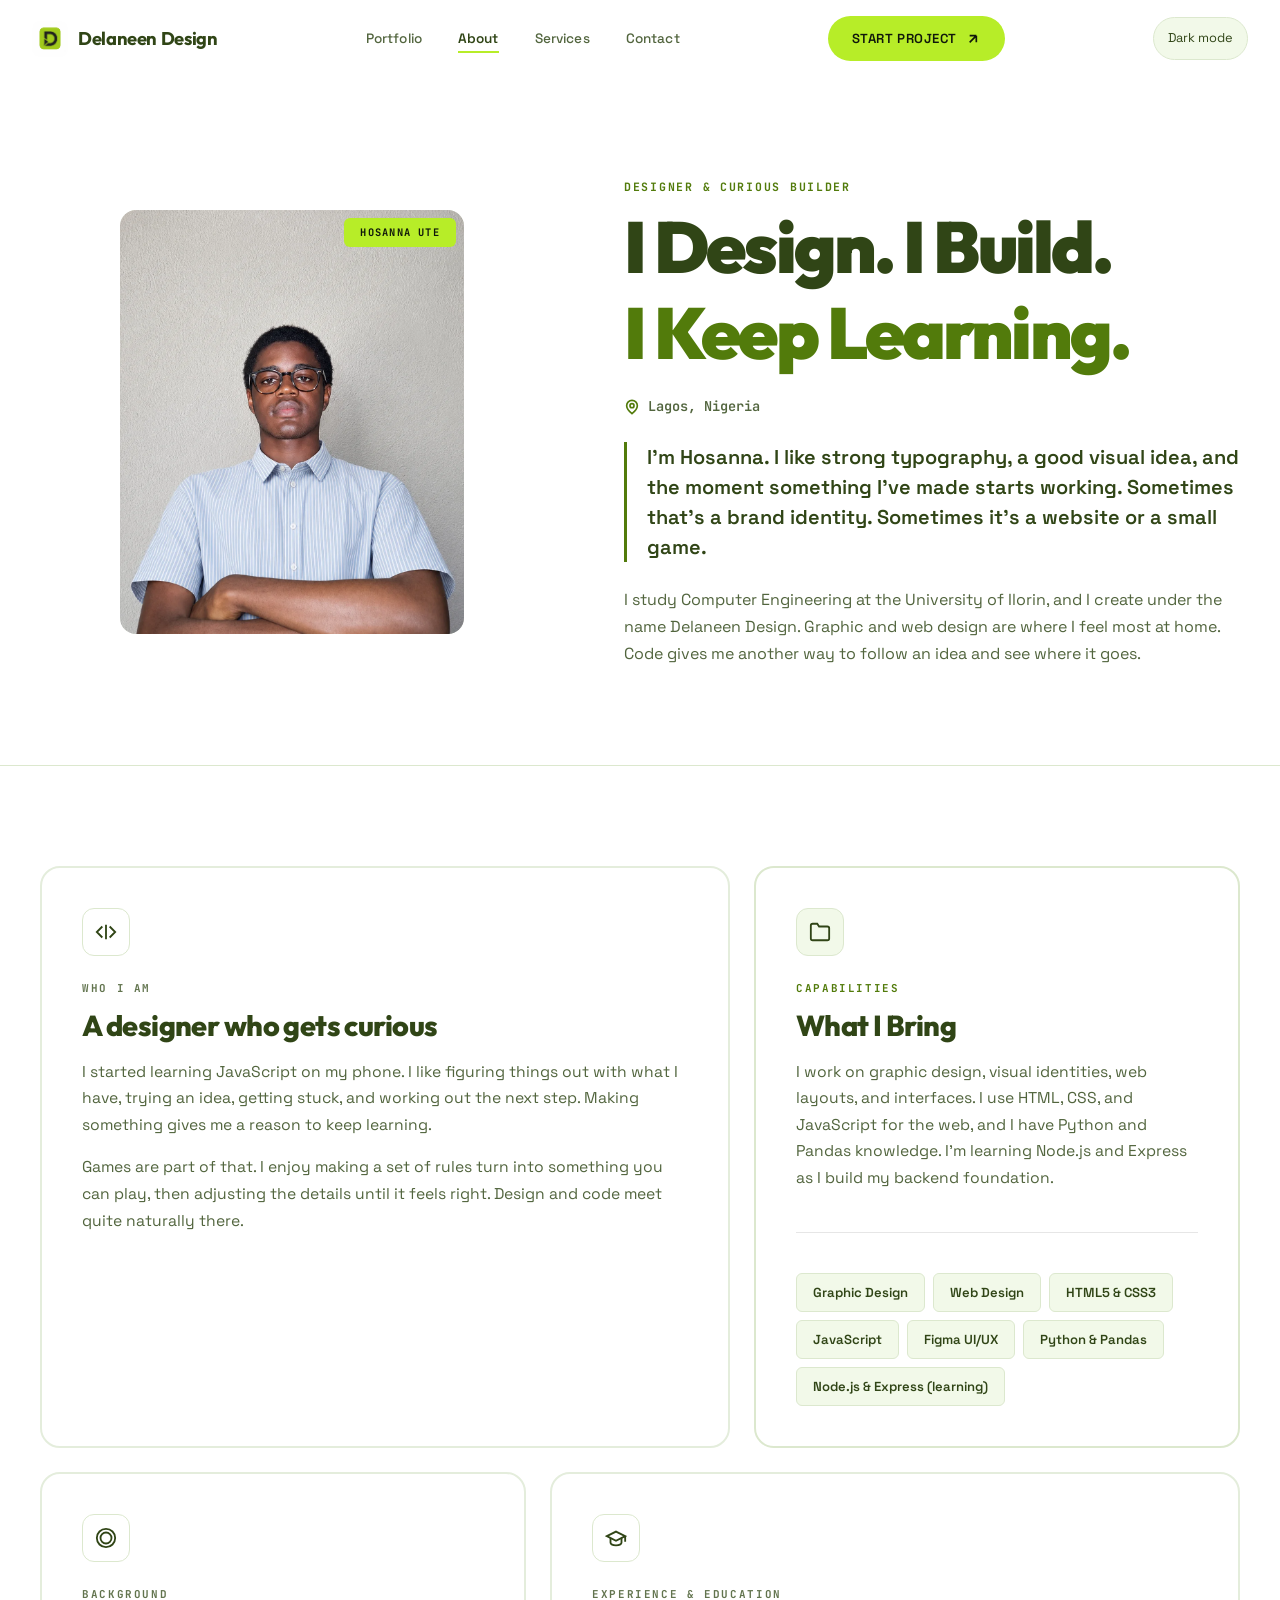
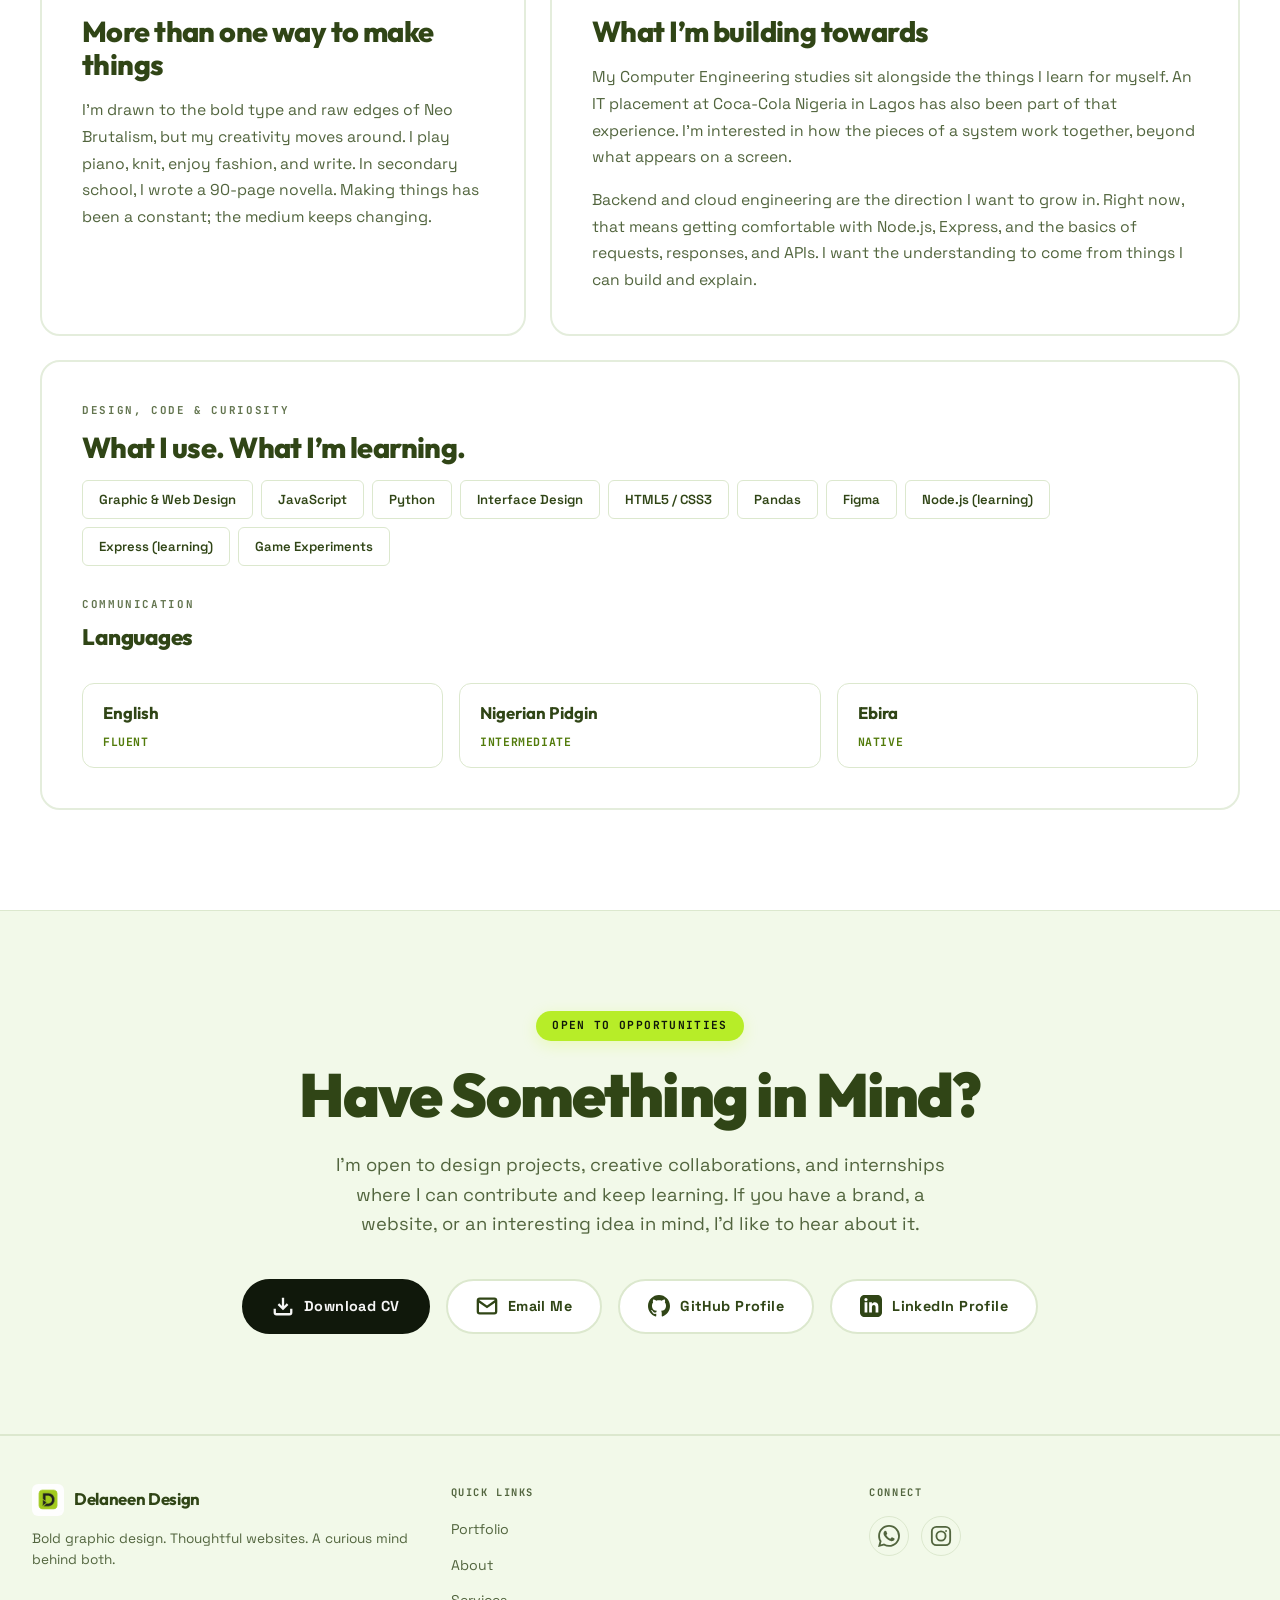
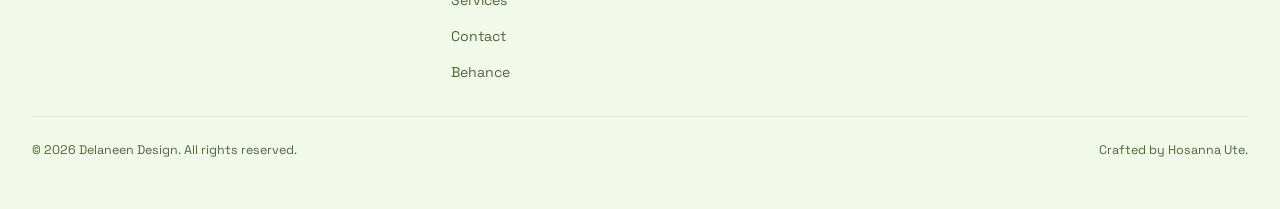
<file: about.html>
<!DOCTYPE html>
<html lang="en">
<head>
    <meta charset="UTF-8">
    <meta name="viewport" content="width=device-width, initial-scale=1.0">
    <title>About Hosanna Ute — Designer, Maker &amp; Engineering Student</title>
    <meta name="description" content="Meet Hosanna Ute, the designer behind Delaneen Design. Graphic and web design, small games, and a growing interest in backend and cloud engineering.">
    <meta name="keywords" content="Hosanna Ute, Delaneen Design, graphic designer, web designer, visual identity, game experiments, Computer Engineering, University of Ilorin, Nigeria">
    <meta name="author" content="Hosanna Ute">
    <meta property="og:title" content="About Hosanna Ute — Designer, Maker &amp; Engineering Student">
    <meta property="og:description" content="Meet Hosanna Ute, the designer behind Delaneen Design. Graphic and web design, small games, and a growing interest in backend and cloud engineering.">
    <meta property="og:type" content="website">
    <meta property="og:image" content="images/og-cover.webp">
    <meta name="twitter:card" content="summary_large_image">
    <meta name="twitter:title" content="About Hosanna Ute — Designer, Maker &amp; Engineering Student">
    <meta name="twitter:description" content="Meet Hosanna Ute, the designer behind Delaneen Design. Graphic and web design, small games, and a growing interest in backend and cloud engineering.">
    <link rel="icon" href="images/logo.webp" type="image/webp">
    <link rel="preconnect" href="https://fonts.googleapis.com">
    <link rel="preconnect" href="https://fonts.gstatic.com" crossorigin>
    <link href="https://fonts.googleapis.com/css2?family=Space+Grotesk:wght@300;400;500;600;700&family=Outfit:wght@300;400;500;600;700;800;900&family=JetBrains+Mono:wght@400;500;600;700&display=swap" rel="stylesheet">
    <link rel="stylesheet" href="about.css">
    <link rel="stylesheet" href="theme.css?v=20261024-story">
    <script src="theme.js?v=20261024-story"></script>
</head>
<body>
    <a class="skip-link" href="#mainContent">Skip to content</a>
    <!-- Cursor follower -->
    <div class="cursor-glow" id="cursorGlow"></div>

    <!-- Noise overlay -->
    <div class="noise-overlay"></div>

    <!-- Navigation -->
    <header class="nav" id="mainNav">
        <div class="nav__inner">
            <a href="index.html" class="nav__logo">
                <img src="images/logo.webp" alt="Delaneen Design Logo" class="nav__logo-img" width="1254" height="1254">
                <span class="logo-text">Delaneen Design</span>
            </a>
            <nav class="nav__links" id="navLinks" aria-label="Main navigation">
                <a href="index.html#works" class="nav__link">Portfolio</a>
                <a href="about.html" class="nav__link nav__link--active" aria-current="page">About</a>
                <a href="services.html" class="nav__link">Services</a>
                <a href="index.html#contact" class="nav__link">Contact</a>
            </nav>
            <a href="https://wa.me/2347082247767" class="nav__cta" target="_blank" rel="noopener">
                <span>Start Project</span>
                <svg width="16" height="16" viewBox="0 0 24 24" fill="none" stroke="currentColor" stroke-width="2.5">
                    <path d="M7 17L17 7M17 7H7M17 7V17"/>
                </svg>
            </a>
            <button class="page-theme-toggle" id="pageThemeToggle" type="button">Theme</button>
            <button class="nav__hamburger" id="hamburger" aria-label="Toggle menu">
                <span></span>
                <span></span>
                <span></span>
            </button>
        </div>
    </header>

    <!-- Mobile Menu -->
    <div class="mobile-menu" id="mobileMenu">
        <nav class="mobile-menu__links">
            <a href="index.html#works" class="mobile-menu__link">Portfolio</a>
            <a href="about.html" class="mobile-menu__link mobile-menu__link--active">About</a>
            <a href="services.html" class="mobile-menu__link">Services</a>
            <a href="index.html#contact" class="mobile-menu__link">Contact</a>
            <a href="https://wa.me/2347082247767" class="mobile-menu__cta" target="_blank" rel="noopener">Start Project →</a>
        </nav>
    </div>

    <!-- Hero Section -->
    <main id="mainContent" tabindex="-1">
    <section class="about-hero" id="hero">
        <div class="about-hero__container">
            <!-- Left Side: Dynamic Profile wrapper -->
            <div class="about-hero__visual">
                <div class="about-hero__image-wrapper hero__image-wrapper">
                    <div class="about-hero__image-frame">
                        <img src="images/profile2.webp" alt="Hosanna Ute — graphic and web designer" class="about-hero__image" width="1017" height="1227">
                    </div>
                    <!-- Creative brutalist brush frame strokes -->
                    <div class="brush-stroke brush-stroke--top"></div>
                    <div class="brush-stroke brush-stroke--bottom"></div>
                    <div class="brush-stroke brush-stroke--left"></div>
                    <div class="brush-stroke brush-stroke--right"></div>
                    
                    <!-- Creative director / designer tag -->
                    <div class="about-hero__badge">
                        <span>HOSANNA UTE</span>
                    </div>
                </div>
            </div>

            <!-- Right Side: Text elements -->
            <div class="about-hero__content">
                <div class="about-hero__tag">
                    <span>DESIGNER &amp; CURIOUS BUILDER</span>
                </div>
                <h1 class="about-hero__title">
                    I Design. I Build.<br>
                    <span class="outline">I Keep Learning.</span>
                </h1>
                
                <div class="about-hero__location">
                    <svg width="16" height="16" viewBox="0 0 24 24" fill="none" stroke="currentColor" stroke-width="2.5">
                        <path d="M12 2a8 8 0 0 0-8 8c0 5.25 8 12 8 12s8-6.75 8-12a8 8 0 0 0-8-8z"/>
                        <circle cx="12" cy="10" r="3"/>
                    </svg>
                    <span>Lagos, Nigeria</span>
                </div>

                <div class="about-hero__intro">
                    I’m Hosanna. I like strong typography, a good visual idea, and the moment something I’ve made starts working. Sometimes that’s a brand identity. Sometimes it’s a website or a small game.
                </div>
                <p class="about-hero__bio-lead">
                    I study Computer Engineering at the University of Ilorin, and I create under the name Delaneen Design. Graphic and web design are where I feel most at home. Code gives me another way to follow an idea and see where it goes.
                </p>
            </div>
        </div>
    </section>

    <!-- Bento Grid Section -->
    <section class="bento-section" id="bio-details">
        <div class="bento-container">
            <div class="bento-grid">
                
                <!-- Bento Card 1: Who I Am / Software Dev -->
                <div class="bento-card bento-card--large" data-animate="fadeUp">
                    <div class="bento-card__inner">
                        <div class="bento-card__icon">
                            <svg width="22" height="22" viewBox="0 0 24 24" fill="none" stroke="currentColor" stroke-width="2">
                                <polyline points="16 18 22 12 16 6"/><polyline points="8 6 2 12 8 18"/><line x1="12" y1="4" x2="12" y2="20"/>
                            </svg>
                        </div>
                        <span class="bento-card__label">WHO I AM</span>
                        <h2 class="bento-card__title">A designer who gets curious</h2>
                        <div class="bento-card__text">
                            <p>I started learning JavaScript on my phone. I like figuring things out with what I have, trying an idea, getting stuck, and working out the next step. Making something gives me a reason to keep learning.</p>
                            <p>Games are part of that. I enjoy making a set of rules turn into something you can play, then adjusting the details until it feels right. Design and code meet quite naturally there.</p>
                        </div>
                    </div>
                </div>

                <!-- Bento Card 2: What I Bring (Accent Card) -->
                <div class="bento-card bento-card--medium bento-card--accent" data-animate="fadeUp" data-delay="100">
                    <div class="bento-card__inner">
                        <div class="bento-card__icon">
                            <svg width="22" height="22" viewBox="0 0 24 24" fill="none" stroke="currentColor" stroke-width="2">
                                <path d="M22 19a2 2 0 0 1-2 2H4a2 2 0 0 1-2-2V5a2 2 0 0 1 2-2h5l2 3h9a2 2 0 0 1 2 2z"/>
                            </svg>
                        </div>
                        <span class="bento-card__label" style="color: rgba(0,0,0,0.6);">CAPABILITIES</span>
                        <h2 class="bento-card__title">What I Bring</h2>
                        <div class="bento-card__text">
                            <p>I work on graphic design, visual identities, web layouts, and interfaces. I use HTML, CSS, and JavaScript for the web, and I have Python and Pandas knowledge. I’m learning Node.js and Express as I build my backend foundation.</p>
                        </div>
                        <div class="skills-block">
                            <div class="skills-pills">
                                <span class="skill-pill">Graphic Design</span>
                                <span class="skill-pill">Web Design</span>
                                <span class="skill-pill">HTML5 & CSS3</span>
                                <span class="skill-pill">JavaScript</span>
                                <span class="skill-pill">Figma UI/UX</span>
                                <span class="skill-pill">Python &amp; Pandas</span>
                                <span class="skill-pill">Node.js &amp; Express (learning)</span>
                            </div>
                        </div>
                    </div>
                </div>

                <!-- Bento Card 3: Design Roots Background -->
                <div class="bento-card bento-card--medium" data-animate="fadeUp">
                    <div class="bento-card__inner">
                        <div class="bento-card__icon">
                            <svg width="22" height="22" viewBox="0 0 24 24" fill="none" stroke="currentColor" stroke-width="2">
                                <path d="M12 22C17.5228 22 22 17.5228 22 12C22 6.47715 17.5228 2 12 2C6.47715 2 2 6.47715 2 12C2 17.5228 6.47715 22 12 22Z"/>
                                <path d="M12 18C15.3137 18 18 15.3137 18 12C18 8.68629 15.3137 6 12 6C8.68629 6 6 8.68629 6 12C6 15.3137 8.68629 18 12 18Z"/>
                            </svg>
                        </div>
                        <span class="bento-card__label">BACKGROUND</span>
                        <h2 class="bento-card__title">More than one way to make things</h2>
                        <div class="bento-card__text">
                            <p>I’m drawn to the bold type and raw edges of Neo Brutalism, but my creativity moves around. I play piano, knit, enjoy fashion, and write. In secondary school, I wrote a 90-page novella. Making things has been a constant; the medium keeps changing.</p>
                        </div>
                    </div>
                </div>

                <!-- Bento Card 4: Education, Training & Analyst experience -->
                <div class="bento-card bento-card--large" data-animate="fadeUp" data-delay="100">
                    <div class="bento-card__inner">
                        <div class="bento-card__icon">
                            <svg width="22" height="22" viewBox="0 0 24 24" fill="none" stroke="currentColor" stroke-width="2">
                                <path d="M22 10v6M2 10l10-5 10 5-10 5z"/><path d="M6 12v5c0 2 2 3 6 3s6-1 6-3v-5"/>
                            </svg>
                        </div>
                        <span class="bento-card__label">EXPERIENCE & EDUCATION</span>
                        <h2 class="bento-card__title">What I’m building towards</h2>
                        <div class="bento-card__text">
                            <p>My Computer Engineering studies sit alongside the things I learn for myself. An IT placement at Coca-Cola Nigeria in Lagos has also been part of that experience. I’m interested in how the pieces of a system work together, beyond what appears on a screen.</p>
                            <p>Backend and cloud engineering are the direction I want to grow in. Right now, that means getting comfortable with Node.js, Express, and the basics of requests, responses, and APIs. I want the understanding to come from things I can build and explain.</p>
                        </div>
                    </div>
                </div>

                <!-- Bento Card 5: Skills & Languages (Full width bento) -->
                <div class="bento-card bento-card--full" data-animate="fadeUp">
                    <div class="bento-card__inner">
                        <span class="bento-card__label">DESIGN, CODE &amp; CURIOSITY</span>
                        <h2 class="bento-card__title">What I use. What I’m learning.</h2>
                        <div class="skills-pills" style="margin-bottom: 30px;">
                            <span class="skill-pill">Graphic &amp; Web Design</span>
                            <span class="skill-pill">JavaScript</span>
                            <span class="skill-pill">Python</span>
                            <span class="skill-pill">Interface Design</span>
                            <span class="skill-pill">HTML5 / CSS3</span>
                            <span class="skill-pill">Pandas</span>
                            <span class="skill-pill">Figma</span>
                            <span class="skill-pill">Node.js (learning)</span>
                            <span class="skill-pill">Express (learning)</span>
                            <span class="skill-pill">Game Experiments</span>
                        </div>

                        <span class="bento-card__label">COMMUNICATION</span>
                        <h2 class="bento-card__title" style="font-size: 1.4rem; margin-bottom: 12px;">Languages</h2>
                        <div class="langs-grid">
                            <div class="lang-item">
                                <div class="lang-item__name">English</div>
                                <div class="lang-item__level">Fluent</div>
                            </div>
                            <div class="lang-item">
                                <div class="lang-item__name">Nigerian Pidgin</div>
                                <div class="lang-item__level">Intermediate</div>
                            </div>
                            <div class="lang-item">
                                <div class="lang-item__name">Ebira</div>
                                <div class="lang-item__level">Native</div>
                            </div>
                        </div>
                    </div>
                </div>

            </div>
        </div>
    </section>

    <!-- Call to Action (CTA) Section -->
    <section class="about-cta">
        <div class="about-cta__container" data-animate="fadeUp">
            <div class="about-cta__tag">
                <span>OPEN TO OPPORTUNITIES</span>
            </div>
            <h2 class="about-cta__title">Have Something in Mind?</h2>
            <p class="about-cta__desc">
                I’m open to design projects, creative collaborations, and internships where I can contribute and keep learning. If you have a brand, a website, or an interesting idea in mind, I’d like to hear about it.
            </p>
            <div class="about-cta__buttons">
                <!-- WhatsApp / Contact BTN (magnetic properties automatic from script.js) -->
                <a href="Hosanna_Ute_Resume.pdf" download class="cta-btn cta-btn--primary contact__btn">
                    <svg width="20" height="20" viewBox="0 0 24 24" fill="none" stroke="currentColor" stroke-width="2.5">
                        <path d="M21 15v4a2 2 0 0 1-2 2H5a2 2 0 0 1-2-2v-4M7 10l5 5 5-5M12 15V3"/>
                    </svg>
                    <span>Download CV</span>
                </a>
                <a href="mailto:hosanna.ute@gmail.com" class="cta-btn cta-btn--secondary contact__btn">
                    <svg width="20" height="20" viewBox="0 0 24 24" fill="none" stroke="currentColor" stroke-width="2.5">
                        <path d="M4 4h16c1.1 0 2 .9 2 2v12c0 1.1-.9 2-2 2H4c-1.1 0-2-.9-2-2V6c0-1.1.9-2 2-2z"/>
                        <polyline points="22,6 12,13 2,6"/>
                    </svg>
                    <span>Email Me</span>
                </a>
                <a href="https://github.com/hosannaute" class="cta-btn cta-btn--secondary contact__btn" target="_blank" rel="noopener">
                    <svg width="20" height="20" viewBox="0 0 24 24" fill="currentColor">
                        <path d="M12 0c-6.626 0-12 5.373-12 12 0 5.302 3.438 9.8 8.207 11.387.599.111.793-.261.793-.577v-2.234c-3.338.726-4.033-1.416-4.033-1.416-.546-1.387-1.333-1.756-1.333-1.756-1.089-.745.083-.729.083-.729 1.205.084 1.839 1.237 1.839 1.237 1.07 1.834 2.807 1.304 3.492.997.107-.775.418-1.305.762-1.604-2.665-.305-5.467-1.334-5.467-5.931 0-1.311.469-2.381 1.236-3.221-.124-.303-.535-1.524.117-3.176 0 0 1.008-.322 3.301 1.23.957-.266 1.983-.399 3.003-.404 1.02.005 2.047.138 3.006.404 2.291-1.552 3.297-1.23 3.297-1.23.653 1.653.242 2.874.118 3.176.77.84 1.235 1.911 1.235 3.221 0 4.609-2.807 5.624-5.479 5.921.43.372.823 1.102.823 2.222v3.293c0 .319.192.694.801.576 4.765-1.589 8.199-6.086 8.199-11.386 0-6.627-5.373-12-12-12z"/>
                    </svg>
                    <span>GitHub Profile</span>
                </a>
                <a href="https://www.linkedin.com/in/hosanna-ute-b71569263" class="cta-btn cta-btn--secondary contact__btn" target="_blank" rel="noopener">
                    <svg width="20" height="20" viewBox="0 0 24 24" fill="currentColor">
                        <path d="M19 0h-14c-2.761 0-5 2.239-5 5v14c0 2.761 2.239 5 5 5h14c2.762 0 5-2.239 5-5v-14c0-2.761-2.238-5-5-5zm-11 19h-3v-11h3v11zm-1.5-12.268c-.966 0-1.75-.79-1.75-1.764s.784-1.764 1.75-1.764 1.75.79 1.75 1.764-.783 1.764-1.75 1.764zm13.5 12.268h-3v-5.604c0-3.368-4-3.113-4 0v5.604h-3v-11h3v1.765c1.396-2.586 7-2.777 7 2.476v6.759z"/>
                    </svg>
                    <span>LinkedIn Profile</span>
                </a>
            </div>
        </div>
    </section>

    <!-- Footer -->
    </main>
    <footer class="footer">
        <div class="footer__inner">
            <div class="footer__brand">
                <div class="footer__logo">
                    <img loading="lazy" src="images/logo.webp" alt="Delaneen Design" class="footer__logo-img" width="1254" height="1254">
                    <span class="footer__logo-text">Delaneen Design</span>
                </div>
                <p class="footer__tagline">Bold graphic design. Thoughtful websites. A curious mind behind both.</p>
            </div>
            <div class="footer__links">
                <div class="footer__links-title">QUICK LINKS</div>
                <ul class="footer__links-list">
                    <li><a href="index.html">Portfolio</a></li>
                    <li><a href="about.html">About</a></li>
                    <li><a href="services.html">Services</a></li>
                    <li><a href="index.html#contact">Contact</a></li>
                    <li><a href="https://www.behance.net/hosannaute" target="_blank" rel="noopener">Behance</a></li>
                </ul>
            </div>
            <div>
                <div class="footer__links-title">CONNECT</div>
                <div class="footer__social">
                    <a href="https://wa.me/2347082247767" class="footer__social-link" target="_blank" rel="noopener" aria-label="WhatsApp">
                        <svg width="18" height="18" viewBox="0 0 24 24" fill="currentColor">
                            <path d="M17.472 14.382c-.297-.149-1.758-.867-2.03-.967-.273-.099-.471-.148-.67.15-.197.297-.767.966-.94 1.164-.173.199-.347.223-.644.075-.297-.15-1.255-.463-2.39-1.475-.883-.788-1.48-1.761-1.653-2.059-.173-.297-.018-.458.13-.606.134-.133.298-.347.446-.52.149-.174.198-.298.298-.497.099-.198.05-.371-.025-.52-.075-.149-.669-1.612-.916-2.207-.242-.579-.487-.5-.669-.51-.173-.008-.371-.01-.57-.01-.198 0-.52.074-.792.372-.272.297-1.04 1.016-1.04 2.479 0 1.462 1.065 2.875 1.213 3.074.149.198 2.096 3.2 5.077 4.487.709.306 1.262.489 1.694.625.712.227 1.36.195 1.871.118.571-.085 1.758-.719 2.006-1.413.248-.694.248-1.289.173-1.413-.074-.124-.272-.198-.57-.347m-5.421 7.403h-.004a9.87 9.87 0 01-5.031-1.378l-.361-.214-3.741.982.998-3.648-.235-.374a9.86 9.86 0 01-1.51-5.26c.001-5.45 4.436-9.884 9.888-9.884 2.64 0 5.122 1.03 6.988 2.898a9.825 9.825 0 012.893 6.994c-.003 5.45-4.437 9.884-9.885 9.884m8.413-18.297A11.815 11.815 0 0012.05 0C5.495 0 .16 5.335.157 11.892c0 2.096.547 4.142 1.588 5.945L.057 24l6.305-1.654a11.882 11.882 0 005.683 1.448h.005c6.554 0 11.89-5.335 11.893-11.893a11.821 11.821 0 00-3.48-8.413z"/>
                        </svg>
                    </a>
                    <a href="https://www.instagram.com/delaneendesigns?igsh=ZnJ3d3VoYXFjMDNx" class="footer__social-link" target="_blank" rel="noopener" aria-label="Instagram">
                        <svg width="18" height="18" viewBox="0 0 24 24" fill="none" stroke="currentColor" stroke-width="2" stroke-linecap="round" stroke-linejoin="round">
                            <rect x="2" y="2" width="20" height="20" rx="5" ry="5"/>
                            <circle cx="12" cy="12" r="5"/>
                            <line x1="17.5" y1="6.5" x2="17.51" y2="6.5"/>
                        </svg>
                    </a>
                </div>
            </div>
        </div>
        <div class="footer__bottom">
            <p class="footer__copy">© 2026 Delaneen Design. All rights reserved.</p>
            <p class="footer__credit">Crafted by Hosanna Ute.</p>
        </div>
    </footer>

    <!-- Scripts -->
    <script src="script.js?v=20261024-smooth"></script>
</body>
</html>
</file>
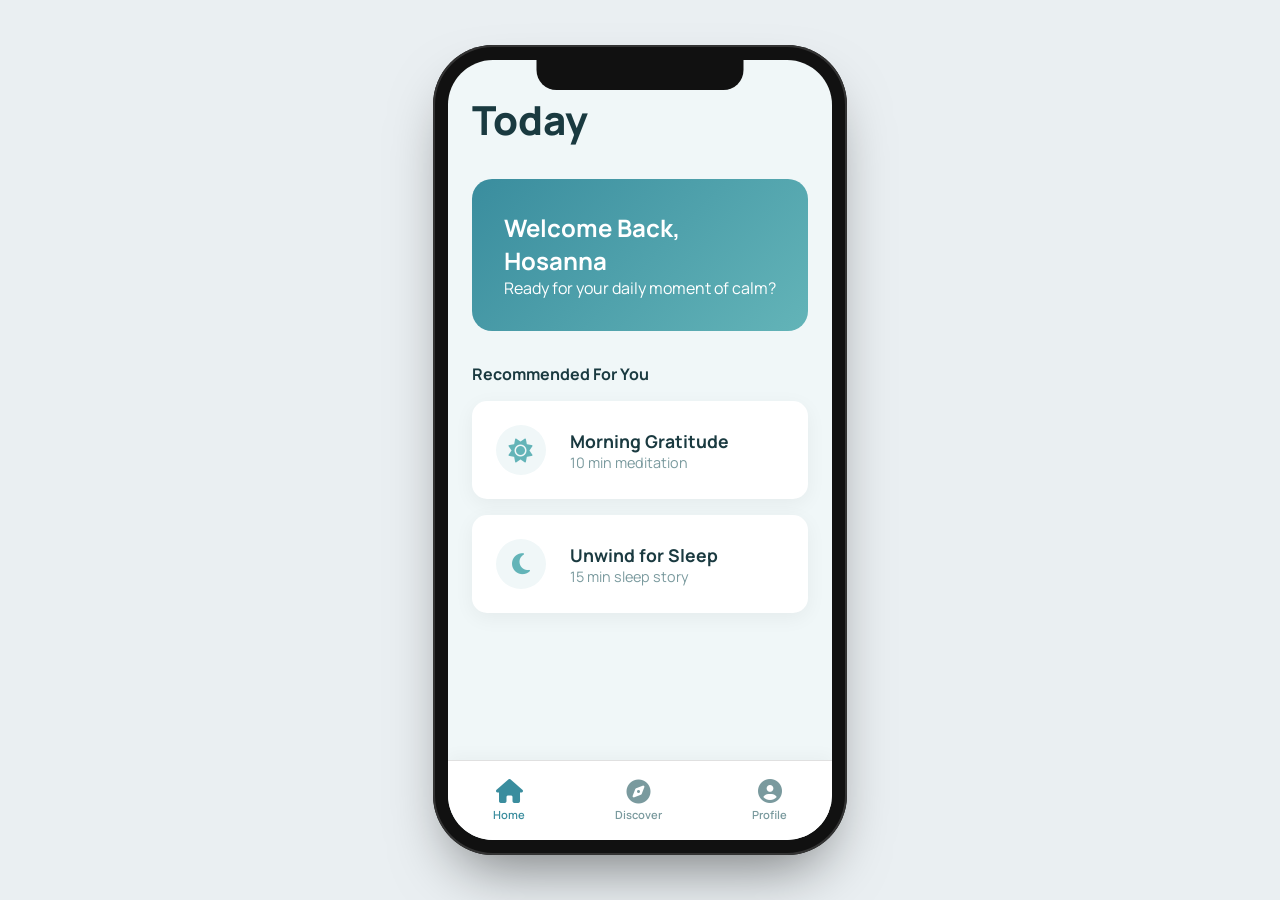
<file: phn.html>
<!DOCTYPE html>
<html lang="en">
<head>
    <meta charset="UTF-8">
    <meta name="viewport" content="width=device-width, initial-scale=1.0">
    <title>Serene - Mobile App Simulation</title>
    <link rel="preconnect" href="https://fonts.googleapis.com">
    <link rel="preconnect" href="https://fonts.gstatic.com" crossorigin>
    <link href="https://fonts.googleapis.com/css2?family=Manrope:wght@400;500;700;800&display=swap" rel="stylesheet">
    <link rel="stylesheet" href="https://cdnjs.cloudflare.com/ajax/libs/font-awesome/6.4.2/css/all.min.css">

    <style>
        /* ========================================
        CSS STYLES (MOBILE APP SIMULATION)
        ======================================== */
        :root {
            --app-bg: #F0F7F8;
            --primary-blue: #3A8D9E;
            --secondary-green: #63B4B8;
            --text-dark: #1A3A40;
            --text-light: #7A9A9E;
            --card-bg: #FFFFFF;
            --font-body: 'Manrope', sans-serif;
        }
        * { margin: 0; padding: 0; box-sizing: border-box; }
        
        /* --- Main Page Body --- */
        body {
            font-family: var(--font-body);
            background-color: #EAEFF2; /* A neutral background to highlight the phone */
            color: var(--text-dark);
            display: grid;
            place-items: center;
            min-height: 100vh;
            padding: 1rem; /* Add some padding for smaller screens */
        }

        /* --- Phone Frame (Now flexible) --- */
        .phone-container {
            width: 100%;
            max-width: 414px; /* Max width for desktop view */
            height: 896px;
            max-height: 90vh; /* Ensure it fits on screen */
            background-color: #111;
            border-radius: 60px;
            padding: 15px;
            box-shadow: 0 30px 60px -20px rgba(0,0,0,0.5), inset 0 0 0 2px #333;
            position: relative;
            display: flex; /* Use flex to contain the screen */
        }
        .phone-screen {
            background-color: var(--app-bg);
            width: 100%;
            height: 100%;
            border-radius: 45px;
            position: relative;
            overflow: hidden;
            display: flex;
            flex-direction: column;
        }
        .phone-notch {
            position: absolute;
            top: 15px;
            left: 50%;
            transform: translateX(-50%);
            width: 50%;
            max-width: 210px;
            height: 30px;
            background-color: #111;
            border-radius: 0 0 20px 20px;
            z-index: 100;
        }

        /* --- App Content Area --- */
        .app-main-content {
            flex-grow: 1;
            position: relative;
        }
        .app-page {
            position: absolute;
            top: 0;
            left: 0;
            width: 100%;
            height: 100%;
            padding: 2rem 1.5rem;
            overflow-y: auto;
            transform: translateX(100%);
            transition: transform 0.4s cubic-bezier(0.4, 0, 0.2, 1);
        }
        .app-page.active {
            transform: translateX(0);
        }

        /* --- Bottom Navigation --- */
        .app-bottom-nav {
            display: flex;
            justify-content: space-around;
            align-items: center;
            background-color: var(--card-bg);
            height: 80px;
            border-top: 1px solid #e0e0e0;
            box-shadow: 0 -5px 15px rgba(0,0,0,0.03);
            flex-shrink: 0; /* Prevent nav from shrinking */
        }
        .nav-item {
            display: flex;
            flex-direction: column;
            align-items: center;
            gap: 4px;
            color: var(--text-light);
            font-size: 0.7rem;
            font-weight: 600;
            cursor: pointer;
            transition: color 0.3s ease;
        }
        .nav-item i {
            font-size: 1.5rem;
        }
        .nav-item.active, .nav-item:hover {
            color: var(--primary-blue);
        }

        /* --- UI Components --- */
        .page-title {
            font-size: 2.5rem;
            font-weight: 800;
            margin-bottom: 2rem;
        }
        .welcome-card {
            background: linear-gradient(135deg, var(--primary-blue), var(--secondary-green));
            color: #fff;
            padding: 2rem;
            border-radius: 20px;
            margin-bottom: 2rem;
        }
        .welcome-card h3 {
            font-size: 1.5rem;
            font-weight: 700;
            color: #fff;
        }
        .session-card {
            background-color: var(--card-bg);
            border-radius: 15px;
            padding: 1.5rem;
            display: flex;
            align-items: center;
            gap: 1.5rem;
            margin-bottom: 1rem;
            box-shadow: 0 5px 20px rgba(0,0,0,0.05);
        }
        .session-icon {
            font-size: 1.5rem;
            color: var(--secondary-green);
            background-color: var(--app-bg);
            width: 50px;
            height: 50px;
            border-radius: 50%;
            display: grid;
            place-items: center;
            flex-shrink: 0;
        }
        .session-info h4 {
            font-weight: 700;
            font-size: 1.1rem;
        }
        .session-info p {
            color: var(--text-light);
            font-size: 0.9rem;
        }

        /* --- Responsive Design --- */
        @media (max-width: 480px) {
            body {
                padding: 0; /* Remove body padding on small screens */
            }
            .phone-container {
                width: 100%;
                height: 100vh;
                max-height: none;
                border-radius: 0;
                padding: 0;
                box-shadow: none;
            }
            .phone-screen {
                border-radius: 0;
            }
            .phone-notch {
                top: 0;
                border-radius: 0;
                height: 35px; /* Adjust notch for edge-to-edge screens */
            }
            .app-page {
                padding-top: 3rem; /* Add padding to avoid notch */
            }
        }
    </style>
</head>
<body>

    <div class="phone-container">
        <div class="phone-notch"></div>
        <div class="phone-screen">
            <main class="app-main-content">
                <!-- Home Page -->
                <div class="app-page active" id="home-page">
                    <h1 class="page-title">Today</h1>
                    <div class="welcome-card">
                        <h3>Welcome Back, Hosanna</h3>
                        <p>Ready for your daily moment of calm?</p>
                    </div>
                    
                    <h4>Recommended For You</h4>
                    <div class="session-card" style="margin-top: 1rem;">
                        <div class="session-icon"><i class="fas fa-sun"></i></div>
                        <div class="session-info">
                            <h4>Morning Gratitude</h4>
                            <p>10 min meditation</p>
                        </div>
                    </div>
                    <div class="session-card">
                        <div class="session-icon"><i class="fas fa-moon"></i></div>
                        <div class="session-info">
                            <h4>Unwind for Sleep</h4>
                            <p>15 min sleep story</p>
                        </div>
                    </div>
                </div>

                <!-- Discover Page -->
                <div class="app-page" id="discover-page">
                    <h1 class="page-title">Discover</h1>
                    <h4>All Meditations</h4>
                    <div class="session-card" style="margin-top: 1rem;">
                        <div class="session-icon"><i class="fas fa-brain"></i></div>
                        <div class="session-info"><h4>Mindfulness</h4><p>24 sessions</p></div>
                    </div>
                    <div class="session-card">
                        <div class="session-icon"><i class="fas fa-heart"></i></div>
                        <div class="session-info"><h4>Self-Compassion</h4><p>18 sessions</p></div>
                    </div>
                    <div class="session-card">
                        <div class="session-icon"><i class="fas fa-leaf"></i></div>
                        <div class="session-info"><h4>Nature Sounds</h4><p>32 sessions</p></div>
                    </div>
                </div>

                <!-- Profile Page -->
                <div class="app-page" id="profile-page">
                    <h1 class="page-title">Profile</h1>
                    <div class="session-card">
                        <div class="session-icon"><i class="fas fa-user"></i></div>
                        <div class="session-info"><h4>Hosanna Ute</h4><p>Member since 2024</p></div>
                    </div>
                     <div class="session-card">
                        <div class="session-icon"><i class="fas fa-chart-bar"></i></div>
                        <div class="session-info"><h4>My Stats</h4><p>View your progress</p></div>
                    </div>
                     <div class="session-card">
                        <div class="session-icon"><i class="fas fa-cog"></i></div>
                        <div class="session-info"><h4>Settings</h4><p>Manage your account</p></div>
                    </div>
                </div>
            </main>

            <nav class="app-bottom-nav">
                <div class="nav-item active" data-target="home-page">
                    <i class="fas fa-home"></i>
                    <span>Home</span>
                </div>
                <div class="nav-item" data-target="discover-page">
                    <i class="fas fa-compass"></i>
                    <span>Discover</span>
                </div>
                <div class="nav-item" data-target="profile-page">
                    <i class="fas fa-user-circle"></i>
                    <span>Profile</span>
                </div>
            </nav>
        </div>
    </div>

    <script>
        document.addEventListener('DOMContentLoaded', function() {
            const navItems = document.querySelectorAll('.nav-item');
            const appPages = document.querySelectorAll('.app-page');

            navItems.forEach(item => {
                item.addEventListener('click', () => {
                    const targetId = item.getAttribute('data-target');
                    
                    // Update active nav item
                    navItems.forEach(nav => nav.classList.remove('active'));
                    item.classList.add('active');

                    // Update active page
                    appPages.forEach(page => {
                        if (page.id === targetId) {
                            page.classList.add('active');
                        } else {
                            page.classList.remove('active');
                        }
                    });
                });
            });
        });
    </script>
</body>
</html>
</file>
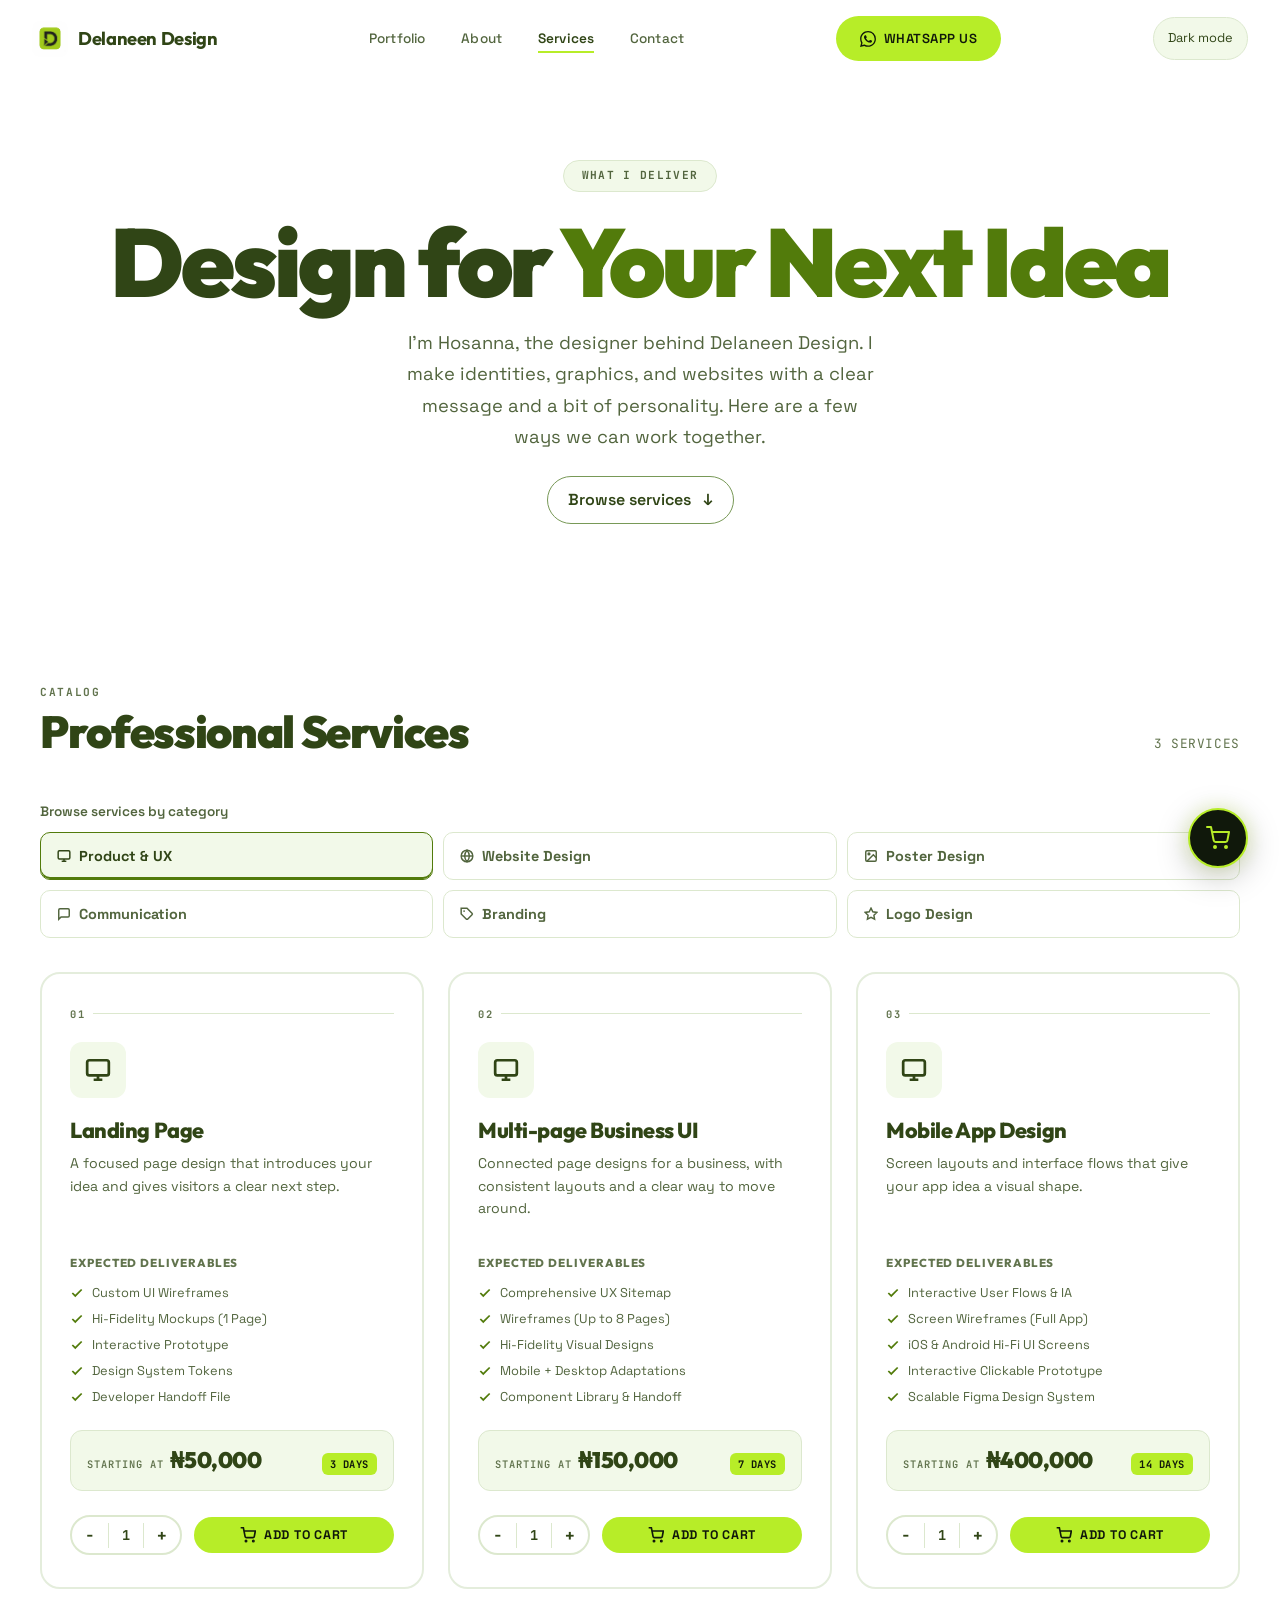
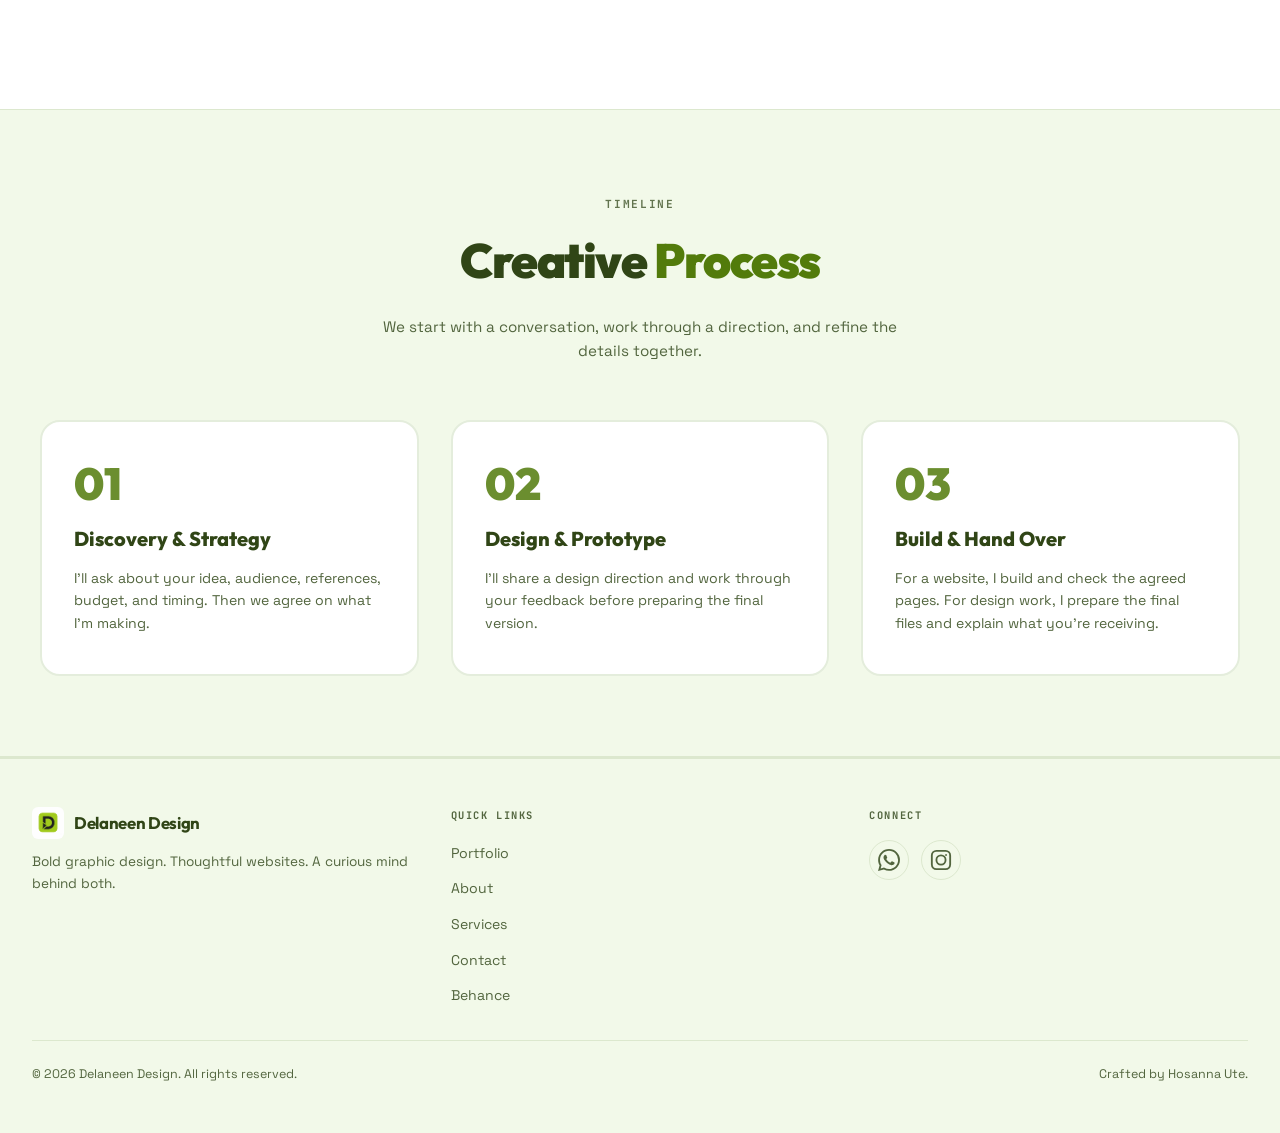
<file: services.html>
<!DOCTYPE html>
<html lang="en">
<head>
    <meta charset="UTF-8">
    <meta name="viewport" content="width=device-width, initial-scale=1.0">
    <title>Design Services — Hosanna Ute | Delaneen Design</title>
    <meta name="description" content="Graphic design, visual identities, web design, and interface concepts by Hosanna Ute. Explore starting prices and talk through your next project.">
    <meta name="keywords" content="Hosanna Ute, Delaneen Design, graphic designer, web designer, visual identity, game experiments, Computer Engineering, University of Ilorin, Nigeria">
    <meta name="author" content="Hosanna Ute">
    <meta property="og:title" content="Design Services — Hosanna Ute | Delaneen Design">
    <meta property="og:description" content="Graphic design, visual identities, web design, and interface concepts by Hosanna Ute. Explore starting prices and talk through your next project.">
    <meta property="og:type" content="website">
    <meta property="og:image" content="images/og-cover.webp">
    <meta name="twitter:card" content="summary_large_image">
    <meta name="twitter:title" content="Design Services — Hosanna Ute | Delaneen Design">
    <meta name="twitter:description" content="Graphic design, visual identities, web design, and interface concepts by Hosanna Ute. Explore starting prices and talk through your next project.">
    <link rel="icon" href="images/logo.webp" type="image/webp">
    <link rel="preconnect" href="https://fonts.googleapis.com">
    <link rel="preconnect" href="https://fonts.gstatic.com" crossorigin>
    <link href="https://fonts.googleapis.com/css2?family=Space+Grotesk:wght@300;400;500;600;700&family=Outfit:wght@300;400;500;600;700;800;900&family=JetBrains+Mono:wght@400;500;600;700&display=swap" rel="stylesheet">
    <link rel="stylesheet" href="services.css">
    <link rel="stylesheet" href="theme.css?v=20261024-story">
    <script src="theme.js?v=20261024-story"></script>
</head>
<body>
    <a class="skip-link" href="#mainContent">Skip to content</a>
    <!-- Cursor follower -->
    <div class="cursor-glow" id="cursorGlow"></div>

    <!-- Noise overlay -->
    <div class="noise-overlay"></div>

    <!-- Navigation -->
    <header class="nav" id="mainNav">
        <div class="nav__inner">
            <a href="index.html" class="nav__logo">
                <img src="images/logo.webp" alt="Delaneen Design Logo" class="nav__logo-img" width="1254" height="1254">
                <span class="logo-text">Delaneen Design</span>
            </a>
            <nav class="nav__links" id="navLinks" aria-label="Main navigation">
                <a href="index.html#works" class="nav__link">Portfolio</a>
                <a href="about.html" class="nav__link">About</a>
                <a href="services.html" class="nav__link nav__link--active" aria-current="page">Services</a>
                <a href="index.html#contact" class="nav__link">Contact</a>
            </nav>
            <a href="https://wa.me/2347082247767" class="nav__cta" target="_blank" rel="noopener">
                <svg width="16" height="16" viewBox="0 0 24 24" fill="currentColor">
                    <path d="M17.472 14.382c-.297-.149-1.758-.867-2.03-.967-.273-.099-.471-.148-.67.15-.197.297-.767.966-.94 1.164-.173.199-.347.223-.644.075-.297-.15-1.255-.463-2.39-1.475-.883-.788-1.48-1.761-1.653-2.059-.173-.297-.018-.458.13-.606.134-.133.298-.347.446-.52.149-.174.198-.298.298-.497.099-.198.05-.371-.025-.52-.075-.149-.669-1.612-.916-2.207-.242-.579-.487-.5-.669-.51-.173-.008-.371-.01-.57-.01-.198 0-.52.074-.792.372-.272.297-1.04 1.016-1.04 2.479 0 1.462 1.065 2.875 1.213 3.074.149.198 2.096 3.2 5.077 4.487.709.306 1.262.489 1.694.625.712.227 1.36.195 1.871.118.571-.085 1.758-.719 2.006-1.413.248-.694.248-1.289.173-1.413-.074-.124-.272-.198-.57-.347m-5.421 7.403h-.004a9.87 9.87 0 01-5.031-1.378l-.361-.214-3.741.982.998-3.648-.235-.374a9.86 9.86 0 01-1.51-5.26c.001-5.45 4.436-9.884 9.888-9.884 2.64 0 5.122 1.03 6.988 2.898a9.825 9.825 0 012.893 6.994c-.003 5.45-4.437 9.884-9.885 9.884m8.413-18.297A11.815 11.815 0 0012.05 0C5.495 0 .16 5.335.157 11.892c0 2.096.547 4.142 1.588 5.945L.057 24l6.305-1.654a11.882 11.882 0 005.683 1.448h.005c6.554 0 11.89-5.335 11.893-11.893a11.821 11.821 0 00-3.48-8.413z"/>
                </svg>
                <span>WhatsApp Us</span>
            </a>
            <button class="page-theme-toggle" id="pageThemeToggle" type="button">Theme</button>
            <button class="nav__hamburger" id="hamburger" aria-label="Toggle menu">
                <span></span>
                <span></span>
                <span></span>
            </button>
        </div>
    </header>

    <!-- Mobile Menu -->
    <div class="mobile-menu" id="mobileMenu">
        <nav class="mobile-menu__links">
            <a href="index.html#works" class="mobile-menu__link">Portfolio</a>
            <a href="about.html" class="mobile-menu__link">About</a>
            <a href="services.html" class="mobile-menu__link">Services</a>
            <a href="index.html#contact" class="mobile-menu__link">Contact</a>
            <a href="https://wa.me/2347082247767" class="mobile-menu__cta" target="_blank" rel="noopener">WhatsApp Us →</a>
        </nav>
    </div>

    <!-- Hero Section -->
    <main id="mainContent" tabindex="-1">
    <section class="services-hero" id="hero">
        <!-- Brush stroke decorations -->
        <div class="services-hero__brush services-hero__brush--1"></div>
        <div class="services-hero__brush services-hero__brush--2"></div>
        <div class="services-hero__brush services-hero__brush--3"></div>
        <div class="services-hero__brush services-hero__brush--4"></div>

        <div class="services-hero__tag">
            <span class="tag-pill">WHAT I DELIVER</span>
        </div>
        <h1 class="services-hero__title">
            Design for <span class="accent">Your Next Idea</span>
        </h1>
        <p class="services-hero__subtitle">I’m Hosanna, the designer behind Delaneen Design. I make identities, graphics, and websites with a clear message and a bit of personality. Here are a few ways we can work together.</p>
        <a href="#services" class="services-browse">Browse services <span aria-hidden="true">↓</span></a>
    </section>




    <!-- Services Grid Section -->
    <section class="services-section" id="services">
        <div class="services-section__container">
            <div class="services-section__header">
                <div>
                    <div class="services-section__label">CATALOG</div>
                    <h2 class="services-section__title">Professional Services</h2>
                </div>
                <div class="services-section__count" id="catalogCount" role="status" aria-live="polite">03 SERVICES</div>
            </div>

            <!-- Brutalist Category Tabs -->
            <div class="category-navigation">
                <label class="category-navigation__label" for="categoryPicker">Browse services by category</label>
                <select class="category-picker" id="categoryPicker" aria-controls="servicesGrid">
                    <option value="uiux">Product &amp; UX</option>
                    <option value="website">Website Design</option>
                    <option value="poster">Poster Design</option>
                    <option value="comm">Communication</option>
                    <option value="brand">Branding</option>
                    <option value="logo">Logo Design</option>
                </select>
            <div class="category-tabs-container">
                <div class="category-tabs" id="categoryTabs" role="group" aria-label="Service categories">
                    <button class="category-tab active" data-category="uiux">
                        <svg width="14" height="14" viewBox="0 0 24 24" fill="none" stroke="currentColor" stroke-width="2.5"><rect x="2" y="3" width="20" height="14" rx="2" ry="2"/><line x1="8" y1="21" x2="16" y2="21"/><line x1="12" y1="17" x2="12" y2="21"/></svg>
                        Product & UX
                    </button>
                    <button class="category-tab" data-category="website">
                        <svg width="14" height="14" viewBox="0 0 24 24" fill="none" stroke="currentColor" stroke-width="2.5"><circle cx="12" cy="12" r="10"/><line x1="2" y1="12" x2="22" y2="12"/><path d="M12 2a15.3 15.3 0 0 1 4 10 15.3 15.3 0 0 1-4 10 15.3 15.3 0 0 1-4-10 15.3 15.3 0 0 1 4-10z"/></svg>
                        Website Design
                    </button>
                    <button class="category-tab" data-category="poster">
                        <svg width="14" height="14" viewBox="0 0 24 24" fill="none" stroke="currentColor" stroke-width="2.5"><rect x="3" y="3" width="18" height="18" rx="2" ry="2"/><circle cx="8.5" cy="8.5" r="1.5"/><polyline points="21 15 16 10 5 21"/></svg>
                        Poster Design
                    </button>
                    <button class="category-tab" data-category="comm">
                        <svg width="14" height="14" viewBox="0 0 24 24" fill="none" stroke="currentColor" stroke-width="2.5"><path d="M21 15a2 2 0 0 1-2 2H7l-4 4V5a2 2 0 0 1 2-2h14a2 2 0 0 1 2 2z"/></svg>
                        Communication
                    </button>
                    <button class="category-tab" data-category="brand">
                        <svg width="14" height="14" viewBox="0 0 24 24" fill="none" stroke="currentColor" stroke-width="2.5"><path d="M20.59 13.41l-7.17 7.17a2 2 0 0 1-2.83 0L2 12V2h10l8.59 8.59a2 2 0 0 1 0 2.82z"/><line x1="7" y1="7" x2="7.01" y2="7" stroke-width="3" stroke-linecap="round"/></svg>
                        Branding
                    </button>
                    <button class="category-tab" data-category="logo">
                        <svg width="14" height="14" viewBox="0 0 24 24" fill="none" stroke="currentColor" stroke-width="2.5"><polygon points="12 2 15.09 8.26 22 9.27 17 14.14 18.18 21.02 12 17.77 5.82 21.02 7 14.14 2 9.27 8.91 8.26 12 2"/></svg>
                        Logo Design
                    </button>
                </div>
            </div>

            </div>
            <div class="services-grid" id="servicesGrid">
                
                <!-- ==================== CATEGORY 1: PRODUCT & UX DESIGN ==================== -->
                
                <!-- UX Card 1: Landing Page -->
                <div class="service-card show" data-category="uiux" data-service="produx_landing" data-price="50000">
                    <div class="service-card__inner">
                        <div class="service-card__number">01</div>
                        <div class="service-card__icon"><svg aria-hidden="true" width="14" height="14" viewBox="0 0 24 24" fill="none" stroke="currentColor" stroke-width="2.5"><rect x="2" y="3" width="20" height="14" rx="2" ry="2"/><line x1="8" y1="21" x2="16" y2="21"/><line x1="12" y1="17" x2="12" y2="21"/></svg></div>
                        <h3 class="service-card__title">Landing Page</h3>
                        <p class="service-card__desc">A focused page design that introduces your idea and gives visitors a clear next step.</p>
                        
                        <div class="service-card__deliverables-title">Expected Deliverables</div>
                        <ul class="service-card__deliverables">
                            <li><svg width="14" height="14" viewBox="0 0 24 24" fill="none" stroke="currentColor" stroke-width="3"><polyline points="20 6 9 17 4 12"/></svg> Custom UI Wireframes</li>
                            <li><svg width="14" height="14" viewBox="0 0 24 24" fill="none" stroke="currentColor" stroke-width="3"><polyline points="20 6 9 17 4 12"/></svg> Hi-Fidelity Mockups (1 Page)</li>
                            <li><svg width="14" height="14" viewBox="0 0 24 24" fill="none" stroke="currentColor" stroke-width="3"><polyline points="20 6 9 17 4 12"/></svg> Interactive Prototype</li>
                            <li><svg width="14" height="14" viewBox="0 0 24 24" fill="none" stroke="currentColor" stroke-width="3"><polyline points="20 6 9 17 4 12"/></svg> Design System Tokens</li>
                            <li><svg width="14" height="14" viewBox="0 0 24 24" fill="none" stroke="currentColor" stroke-width="3"><polyline points="20 6 9 17 4 12"/></svg> Developer Handoff File</li>
                        </ul>

                        <div class="service-card__price">
                            <span class="service-card__price-label">Starting at</span>
                            <span class="service-card__price-amount">₦50,000</span>
                            <span class="service-card__price-time">3 Days</span>
                        </div>
                        <div class="service-card__actions">
                            <div class="qty-selector">
                                <button class="qty-btn qty-minus" aria-label="Decrease quantity">−</button>
                                <span class="qty-value">1</span>
                                <button class="qty-btn qty-plus" aria-label="Increase quantity">+</button>
                            </div>
                            <button class="add-to-cart-btn" data-service="produx_landing">
                                <svg width="16" height="16" viewBox="0 0 24 24" fill="none" stroke="currentColor" stroke-width="2.5"><circle cx="9" cy="21" r="1"/><circle cx="20" cy="21" r="1"/><path d="M1 1h4l2.68 13.39a2 2 0 0 0 2 1.61h9.72a2 2 0 0 0 2-1.61L23 6H6"/></svg>
                                <span>Add to Cart</span>
                            </button>
                        </div>
                    </div>
                </div>

                <!-- UX Card 2: Multi-Page Business Website -->
                <div class="service-card show" data-category="uiux" data-service="produx_multipage" data-price="150000">
                    <div class="service-card__inner">
                        <div class="service-card__number">02</div>
                        <div class="service-card__icon"><svg aria-hidden="true" width="14" height="14" viewBox="0 0 24 24" fill="none" stroke="currentColor" stroke-width="2.5"><rect x="2" y="3" width="20" height="14" rx="2" ry="2"/><line x1="8" y1="21" x2="16" y2="21"/><line x1="12" y1="17" x2="12" y2="21"/></svg></div>
                        <h3 class="service-card__title">Multi-page Business UI</h3>
                        <p class="service-card__desc">Connected page designs for a business, with consistent layouts and a clear way to move around.</p>
                        
                        <div class="service-card__deliverables-title">Expected Deliverables</div>
                        <ul class="service-card__deliverables">
                            <li><svg width="14" height="14" viewBox="0 0 24 24" fill="none" stroke="currentColor" stroke-width="3"><polyline points="20 6 9 17 4 12"/></svg> Comprehensive UX Sitemap</li>
                            <li><svg width="14" height="14" viewBox="0 0 24 24" fill="none" stroke="currentColor" stroke-width="3"><polyline points="20 6 9 17 4 12"/></svg> Wireframes (Up to 8 Pages)</li>
                            <li><svg width="14" height="14" viewBox="0 0 24 24" fill="none" stroke="currentColor" stroke-width="3"><polyline points="20 6 9 17 4 12"/></svg> Hi-Fidelity Visual Designs</li>
                            <li><svg width="14" height="14" viewBox="0 0 24 24" fill="none" stroke="currentColor" stroke-width="3"><polyline points="20 6 9 17 4 12"/></svg> Mobile + Desktop Adaptations</li>
                            <li><svg width="14" height="14" viewBox="0 0 24 24" fill="none" stroke="currentColor" stroke-width="3"><polyline points="20 6 9 17 4 12"/></svg> Component Library & Handoff</li>
                        </ul>

                        <div class="service-card__price">
                            <span class="service-card__price-label">Starting at</span>
                            <span class="service-card__price-amount">₦150,000</span>
                            <span class="service-card__price-time">7 Days</span>
                        </div>
                        <div class="service-card__actions">
                            <div class="qty-selector">
                                <button class="qty-btn qty-minus" aria-label="Decrease quantity">−</button>
                                <span class="qty-value">1</span>
                                <button class="qty-btn qty-plus" aria-label="Increase quantity">+</button>
                            </div>
                            <button class="add-to-cart-btn" data-service="produx_multipage">
                                <svg width="16" height="16" viewBox="0 0 24 24" fill="none" stroke="currentColor" stroke-width="2.5"><circle cx="9" cy="21" r="1"/><circle cx="20" cy="21" r="1"/><path d="M1 1h4l2.68 13.39a2 2 0 0 0 2 1.61h9.72a2 2 0 0 0 2-1.61L23 6H6"/></svg>
                                <span>Add to Cart</span>
                            </button>
                        </div>
                    </div>
                </div>

                <!-- UX Card 3: Mobile App (iOS & Android) -->
                <div class="service-card show" data-category="uiux" data-service="produx_mobile" data-price="400000">
                    <div class="service-card__inner">
                        <div class="service-card__number">03</div>
                        <div class="service-card__icon"><svg aria-hidden="true" width="14" height="14" viewBox="0 0 24 24" fill="none" stroke="currentColor" stroke-width="2.5"><rect x="2" y="3" width="20" height="14" rx="2" ry="2"/><line x1="8" y1="21" x2="16" y2="21"/><line x1="12" y1="17" x2="12" y2="21"/></svg></div>
                        <h3 class="service-card__title">Mobile App Design</h3>
                        <p class="service-card__desc">Screen layouts and interface flows that give your app idea a visual shape.</p>
                        
                        <div class="service-card__deliverables-title">Expected Deliverables</div>
                        <ul class="service-card__deliverables">
                            <li><svg width="14" height="14" viewBox="0 0 24 24" fill="none" stroke="currentColor" stroke-width="3"><polyline points="20 6 9 17 4 12"/></svg> Interactive User Flows & IA</li>
                            <li><svg width="14" height="14" viewBox="0 0 24 24" fill="none" stroke="currentColor" stroke-width="3"><polyline points="20 6 9 17 4 12"/></svg> Screen Wireframes (Full App)</li>
                            <li><svg width="14" height="14" viewBox="0 0 24 24" fill="none" stroke="currentColor" stroke-width="3"><polyline points="20 6 9 17 4 12"/></svg> iOS & Android Hi-Fi UI Screens</li>
                            <li><svg width="14" height="14" viewBox="0 0 24 24" fill="none" stroke="currentColor" stroke-width="3"><polyline points="20 6 9 17 4 12"/></svg> Interactive Clickable Prototype</li>
                            <li><svg width="14" height="14" viewBox="0 0 24 24" fill="none" stroke="currentColor" stroke-width="3"><polyline points="20 6 9 17 4 12"/></svg> Scalable Figma Design System</li>
                        </ul>

                        <div class="service-card__price">
                            <span class="service-card__price-label">Starting at</span>
                            <span class="service-card__price-amount">₦400,000</span>
                            <span class="service-card__price-time">14 Days</span>
                        </div>
                        <div class="service-card__actions">
                            <div class="qty-selector">
                                <button class="qty-btn qty-minus" aria-label="Decrease quantity">−</button>
                                <span class="qty-value">1</span>
                                <button class="qty-btn qty-plus" aria-label="Increase quantity">+</button>
                            </div>
                            <button class="add-to-cart-btn" data-service="produx_mobile">
                                <svg width="16" height="16" viewBox="0 0 24 24" fill="none" stroke="currentColor" stroke-width="2.5"><circle cx="9" cy="21" r="1"/><circle cx="20" cy="21" r="1"/><path d="M1 1h4l2.68 13.39a2 2 0 0 0 2 1.61h9.72a2 2 0 0 0 2-1.61L23 6H6"/></svg>
                                <span>Add to Cart</span>
                            </button>
                        </div>
                    </div>
                </div>

                <!-- ==================== CATEGORY 2: WEBSITE DESIGN ==================== -->
                
                <!-- Web Card 1: Landing Page -->
                <div class="service-card" data-category="website" data-service="web_landing" data-price="50000">
                    <div class="service-card__inner">
                        <div class="service-card__number">01</div>
                        <div class="service-card__icon"><svg aria-hidden="true" width="14" height="14" viewBox="0 0 24 24" fill="none" stroke="currentColor" stroke-width="2.5"><circle cx="12" cy="12" r="10"/><line x1="2" y1="12" x2="22" y2="12"/><path d="M12 2a15.3 15.3 0 0 1 4 10 15.3 15.3 0 0 1-4 10 15.3 15.3 0 0 1-4-10 15.3 15.3 0 0 1 4-10z"/></svg></div>
                        <h3 class="service-card__title">Landing Page Web</h3>
                        <p class="service-card__desc">A responsive single-page website for a product, service, or personal project.</p>
                        
                        <div class="service-card__deliverables-title">Expected Deliverables</div>
                        <ul class="service-card__deliverables">
                            <li><svg width="14" height="14" viewBox="0 0 24 24" fill="none" stroke="currentColor" stroke-width="3"><polyline points="20 6 9 17 4 12"/></svg> Single-Page Framework</li>
                            <li><svg width="14" height="14" viewBox="0 0 24 24" fill="none" stroke="currentColor" stroke-width="3"><polyline points="20 6 9 17 4 12"/></svg> Hero Section + 4-6 Content Blocks</li>
                            <li><svg width="14" height="14" viewBox="0 0 24 24" fill="none" stroke="currentColor" stroke-width="3"><polyline points="20 6 9 17 4 12"/></svg> Call-to-Action Setup</li>
                            <li><svg width="14" height="14" viewBox="0 0 24 24" fill="none" stroke="currentColor" stroke-width="3"><polyline points="20 6 9 17 4 12"/></svg> Mobile-Responsive Layout</li>
                            <li><svg width="14" height="14" viewBox="0 0 24 24" fill="none" stroke="currentColor" stroke-width="3"><polyline points="20 6 9 17 4 12"/></svg> Source Code & Dev Assets</li>
                        </ul>

                        <div class="service-card__price">
                            <span class="service-card__price-label">Starting at</span>
                            <span class="service-card__price-amount">₦50,000</span>
                            <span class="service-card__price-time">3 Days</span>
                        </div>
                        <div class="service-card__actions">
                            <div class="qty-selector">
                                <button class="qty-btn qty-minus" aria-label="Decrease quantity">−</button>
                                <span class="qty-value">1</span>
                                <button class="qty-btn qty-plus" aria-label="Increase quantity">+</button>
                            </div>
                            <button class="add-to-cart-btn" data-service="web_landing">
                                <svg width="16" height="16" viewBox="0 0 24 24" fill="none" stroke="currentColor" stroke-width="2.5"><circle cx="9" cy="21" r="1"/><circle cx="20" cy="21" r="1"/><path d="M1 1h4l2.68 13.39a2 2 0 0 0 2 1.61h9.72a2 2 0 0 0 2-1.61L23 6H6"/></svg>
                                <span>Add to Cart</span>
                            </button>
                        </div>
                    </div>
                </div>

                <!-- Web Card 2: Standard Business Website -->
                <div class="service-card" data-category="website" data-service="web_standard" data-price="150000">
                    <div class="service-card__inner">
                        <div class="service-card__number">02</div>
                        <div class="service-card__icon"><svg aria-hidden="true" width="14" height="14" viewBox="0 0 24 24" fill="none" stroke="currentColor" stroke-width="2.5"><circle cx="12" cy="12" r="10"/><line x1="2" y1="12" x2="22" y2="12"/><path d="M12 2a15.3 15.3 0 0 1 4 10 15.3 15.3 0 0 1-4 10 15.3 15.3 0 0 1-4-10 15.3 15.3 0 0 1 4-10z"/></svg></div>
                        <h3 class="service-card__title">Standard Business Web</h3>
                        <p class="service-card__desc">A multi-page website that introduces your business, explains your services, and makes contact easy.</p>
                        
                        <div class="service-card__deliverables-title">Expected Deliverables</div>
                        <ul class="service-card__deliverables">
                            <li><svg width="14" height="14" viewBox="0 0 24 24" fill="none" stroke="currentColor" stroke-width="3"><polyline points="20 6 9 17 4 12"/></svg> Multi-Page Setup (Up to 8 Pages)</li>
                            <li><svg width="14" height="14" viewBox="0 0 24 24" fill="none" stroke="currentColor" stroke-width="3"><polyline points="20 6 9 17 4 12"/></svg> Interactive Contact Forms</li>
                            <li><svg width="14" height="14" viewBox="0 0 24 24" fill="none" stroke="currentColor" stroke-width="3"><polyline points="20 6 9 17 4 12"/></svg> Mobile + Tablet Optimization</li>
                            <li><svg width="14" height="14" viewBox="0 0 24 24" fill="none" stroke="currentColor" stroke-width="3"><polyline points="20 6 9 17 4 12"/></svg> Basic Search Engine SEO Setup</li>
                            <li><svg width="14" height="14" viewBox="0 0 24 24" fill="none" stroke="currentColor" stroke-width="3"><polyline points="20 6 9 17 4 12"/></svg> All Source Code and Framework Files</li>
                        </ul>

                        <div class="service-card__price">
                            <span class="service-card__price-label">Starting at</span>
                            <span class="service-card__price-amount">₦150,000</span>
                            <span class="service-card__price-time">7 Days</span>
                        </div>
                        <div class="service-card__actions">
                            <div class="qty-selector">
                                <button class="qty-btn qty-minus" aria-label="Decrease quantity">−</button>
                                <span class="qty-value">1</span>
                                <button class="qty-btn qty-plus" aria-label="Increase quantity">+</button>
                            </div>
                            <button class="add-to-cart-btn" data-service="web_standard">
                                <svg width="16" height="16" viewBox="0 0 24 24" fill="none" stroke="currentColor" stroke-width="2.5"><circle cx="9" cy="21" r="1"/><circle cx="20" cy="21" r="1"/><path d="M1 1h4l2.68 13.39a2 2 0 0 0 2 1.61h9.72a2 2 0 0 0 2-1.61L23 6H6"/></svg>
                                <span>Add to Cart</span>
                            </button>
                        </div>
                    </div>
                </div>

                <!-- Web Card 3: E-Commerce Store -->
                <div class="service-card" data-category="website" data-service="web_ecommerce" data-price="250000">
                    <div class="service-card__inner">
                        <div class="service-card__number">03</div>
                        <div class="service-card__icon"><svg aria-hidden="true" width="14" height="14" viewBox="0 0 24 24" fill="none" stroke="currentColor" stroke-width="2.5"><circle cx="12" cy="12" r="10"/><line x1="2" y1="12" x2="22" y2="12"/><path d="M12 2a15.3 15.3 0 0 1 4 10 15.3 15.3 0 0 1-4 10 15.3 15.3 0 0 1-4-10 15.3 15.3 0 0 1 4-10z"/></svg></div>
                        <h3 class="service-card__title">E-Commerce Store</h3>
                        <p class="service-card__desc">A storefront project shaped around your products and chosen commerce platform. We’ll agree on the platform and payment setup before starting.</p>
                        
                        <div class="service-card__deliverables-title">Expected Deliverables</div>
                        <ul class="service-card__deliverables">
                            <li><svg width="14" height="14" viewBox="0 0 24 24" fill="none" stroke="currentColor" stroke-width="3" aria-hidden="true"><polyline points="20 6 9 17 4 12"/></svg> Storefront design and product pages</li>
                            <li><svg width="14" height="14" viewBox="0 0 24 24" fill="none" stroke="currentColor" stroke-width="3" aria-hidden="true"><polyline points="20 6 9 17 4 12"/></svg> Product and cart interface</li>
                            <li><svg width="14" height="14" viewBox="0 0 24 24" fill="none" stroke="currentColor" stroke-width="3" aria-hidden="true"><polyline points="20 6 9 17 4 12"/></svg> Commerce platform setup (scope agreed)</li>
                            <li><svg width="14" height="14" viewBox="0 0 24 24" fill="none" stroke="currentColor" stroke-width="3" aria-hidden="true"><polyline points="20 6 9 17 4 12"/></svg> Checkout provider integration (scope agreed)</li>
                            <li><svg width="14" height="14" viewBox="0 0 24 24" fill="none" stroke="currentColor" stroke-width="3" aria-hidden="true"><polyline points="20 6 9 17 4 12"/></svg> Handoff and usage notes</li>
                        </ul>

                        <div class="service-card__price">
                            <span class="service-card__price-label">Starting at</span>
                            <span class="service-card__price-amount">₦250,000</span>
                            <span class="service-card__price-time">10 Days</span>
                        </div>
                        <div class="service-card__actions">
                            <div class="qty-selector">
                                <button class="qty-btn qty-minus" aria-label="Decrease quantity">−</button>
                                <span class="qty-value">1</span>
                                <button class="qty-btn qty-plus" aria-label="Increase quantity">+</button>
                            </div>
                            <button class="add-to-cart-btn" data-service="web_ecommerce">
                                <svg width="16" height="16" viewBox="0 0 24 24" fill="none" stroke="currentColor" stroke-width="2.5"><circle cx="9" cy="21" r="1"/><circle cx="20" cy="21" r="1"/><path d="M1 1h4l2.68 13.39a2 2 0 0 0 2 1.61h9.72a2 2 0 0 0 2-1.61L23 6H6"/></svg>
                                <span>Add to Cart</span>
                            </button>
                        </div>
                    </div>
                </div>

                <!-- Web Card 4: Custom Web Portal / Platform -->
                <div class="service-card" data-category="website" data-service="web_custom" data-price="800000">
                    <div class="service-card__inner">
                        <div class="service-card__number">04</div>
                        <div class="service-card__icon"><svg aria-hidden="true" width="14" height="14" viewBox="0 0 24 24" fill="none" stroke="currentColor" stroke-width="2.5"><circle cx="12" cy="12" r="10"/><line x1="2" y1="12" x2="22" y2="12"/><path d="M12 2a15.3 15.3 0 0 1 4 10 15.3 15.3 0 0 1-4 10 15.3 15.3 0 0 1-4-10 15.3 15.3 0 0 1 4-10z"/></svg></div>
                        <h3 class="service-card__title">Custom Web Interface</h3>
                        <p class="service-card__desc">Interface layouts and frontend work for a larger web idea. We’ll discuss the requirements and agree on the technical scope first.</p>
                        
                        <div class="service-card__deliverables-title">Expected Deliverables</div>
                        <ul class="service-card__deliverables">
                            <li><svg width="14" height="14" viewBox="0 0 24 24" fill="none" stroke="currentColor" stroke-width="3" aria-hidden="true"><polyline points="20 6 9 17 4 12"/></svg> Page flows and interface layouts</li>
                            <li><svg width="14" height="14" viewBox="0 0 24 24" fill="none" stroke="currentColor" stroke-width="3" aria-hidden="true"><polyline points="20 6 9 17 4 12"/></svg> Dashboard visual design</li>
                            <li><svg width="14" height="14" viewBox="0 0 24 24" fill="none" stroke="currentColor" stroke-width="3" aria-hidden="true"><polyline points="20 6 9 17 4 12"/></svg> Role-specific screen designs</li>
                            <li><svg width="14" height="14" viewBox="0 0 24 24" fill="none" stroke="currentColor" stroke-width="3" aria-hidden="true"><polyline points="20 6 9 17 4 12"/></svg> Frontend interactions (scope agreed)</li>
                            <li><svg width="14" height="14" viewBox="0 0 24 24" fill="none" stroke="currentColor" stroke-width="3" aria-hidden="true"><polyline points="20 6 9 17 4 12"/></svg> Technical scope and handoff notes</li>
                        </ul>

                        <div class="service-card__price">
                            <span class="service-card__price-label">Starting at</span>
                            <span class="service-card__price-amount">₦800,000</span>
                            <span class="service-card__price-time">21 Days</span>
                        </div>
                        <div class="service-card__actions">
                            <div class="qty-selector">
                                <button class="qty-btn qty-minus" aria-label="Decrease quantity">−</button>
                                <span class="qty-value">1</span>
                                <button class="qty-btn qty-plus" aria-label="Increase quantity">+</button>
                            </div>
                            <button class="add-to-cart-btn" data-service="web_custom">
                                <svg width="16" height="16" viewBox="0 0 24 24" fill="none" stroke="currentColor" stroke-width="2.5"><circle cx="9" cy="21" r="1"/><circle cx="20" cy="21" r="1"/><path d="M1 1h4l2.68 13.39a2 2 0 0 0 2 1.61h9.72a2 2 0 0 0 2-1.61L23 6H6"/></svg>
                                <span>Add to Cart</span>
                            </button>
                        </div>
                    </div>
                </div>

                <!-- ==================== CATEGORY 3: POSTER DESIGN ==================== -->
                
                <!-- Poster Card 1: Social Media / Flyer -->
                <div class="service-card" data-category="poster" data-service="poster_social" data-price="5000">
                    <div class="service-card__inner">
                        <div class="service-card__number">01</div>
                        <div class="service-card__icon"><svg aria-hidden="true" width="14" height="14" viewBox="0 0 24 24" fill="none" stroke="currentColor" stroke-width="2.5"><rect x="3" y="3" width="18" height="18" rx="2" ry="2"/><circle cx="8.5" cy="8.5" r="1.5"/><polyline points="21 15 16 10 5 21"/></svg></div>
                        <h3 class="service-card__title">Social Media / Flyer</h3>
                        <p class="service-card__desc">A graphic for an event, announcement, or social post, with a clear message and an expressive layout.</p>
                        
                        <div class="service-card__deliverables-title">Expected Deliverables</div>
                        <ul class="service-card__deliverables">
                            <li><svg width="14" height="14" viewBox="0 0 24 24" fill="none" stroke="currentColor" stroke-width="3"><polyline points="20 6 9 17 4 12"/></svg> 1 Highly Creative Layout</li>
                            <li><svg width="14" height="14" viewBox="0 0 24 24" fill="none" stroke="currentColor" stroke-width="3"><polyline points="20 6 9 17 4 12"/></svg> 2 Rounds of Minor Revisions</li>
                            <li><svg width="14" height="14" viewBox="0 0 24 24" fill="none" stroke="currentColor" stroke-width="3"><polyline points="20 6 9 17 4 12"/></svg> Print-Ready Format Setup</li>
                            <li><svg width="14" height="14" viewBox="0 0 24 24" fill="none" stroke="currentColor" stroke-width="3"><polyline points="20 6 9 17 4 12"/></svg> Web-Optimized Files (JPEG/PNG)</li>
                            <li><svg width="14" height="14" viewBox="0 0 24 24" fill="none" stroke="currentColor" stroke-width="3"><polyline points="20 6 9 17 4 12"/></svg> High-Resolution PDF Export</li>
                        </ul>

                        <div class="service-card__price">
                            <span class="service-card__price-label">Starting at</span>
                            <span class="service-card__price-amount">₦5,000</span>
                            <span class="service-card__price-time">1 Day</span>
                        </div>
                        <div class="service-card__actions">
                            <div class="qty-selector">
                                <button class="qty-btn qty-minus" aria-label="Decrease quantity">−</button>
                                <span class="qty-value">1</span>
                                <button class="qty-btn qty-plus" aria-label="Increase quantity">+</button>
                            </div>
                            <button class="add-to-cart-btn" data-service="poster_social">
                                <svg width="16" height="16" viewBox="0 0 24 24" fill="none" stroke="currentColor" stroke-width="2.5"><circle cx="9" cy="21" r="1"/><circle cx="20" cy="21" r="1"/><path d="M1 1h4l2.68 13.39a2 2 0 0 0 2 1.61h9.72a2 2 0 0 0 2-1.61L23 6H6"/></svg>
                                <span>Add to Cart</span>
                            </button>
                        </div>
                    </div>
                </div>

                <!-- Poster Card 2: Corporate / Business Poster -->
                <div class="service-card" data-category="poster" data-service="poster_corporate" data-price="15000">
                    <div class="service-card__inner">
                        <div class="service-card__number">02</div>
                        <div class="service-card__icon"><svg aria-hidden="true" width="14" height="14" viewBox="0 0 24 24" fill="none" stroke="currentColor" stroke-width="2.5"><rect x="3" y="3" width="18" height="18" rx="2" ry="2"/><circle cx="8.5" cy="8.5" r="1.5"/><polyline points="21 15 16 10 5 21"/></svg></div>
                        <h3 class="service-card__title">Corporate Poster</h3>
                        <p class="service-card__desc">A poster that gives your business announcement a clear hierarchy and a consistent brand feel.</p>
                        
                        <div class="service-card__deliverables-title">Expected Deliverables</div>
                        <ul class="service-card__deliverables">
                            <li><svg width="14" height="14" viewBox="0 0 24 24" fill="none" stroke="currentColor" stroke-width="3"><polyline points="20 6 9 17 4 12"/></svg> 1 Base Design Concept</li>
                            <li><svg width="14" height="14" viewBox="0 0 24 24" fill="none" stroke="currentColor" stroke-width="3"><polyline points="20 6 9 17 4 12"/></svg> 3 Rounds of Revisions</li>
                            <li><svg width="14" height="14" viewBox="0 0 24 24" fill="none" stroke="currentColor" stroke-width="3"><polyline points="20 6 9 17 4 12"/></svg> High-Res Print File (A3/A2)</li>
                            <li><svg width="14" height="14" viewBox="0 0 24 24" fill="none" stroke="currentColor" stroke-width="3"><polyline points="20 6 9 17 4 12"/></svg> Brand-Compliant Visual Flow</li>
                            <li><svg width="14" height="14" viewBox="0 0 24 24" fill="none" stroke="currentColor" stroke-width="3"><polyline points="20 6 9 17 4 12"/></svg> Layered Source Files</li>
                        </ul>

                        <div class="service-card__price">
                            <span class="service-card__price-label">Starting at</span>
                            <span class="service-card__price-amount">₦15,000</span>
                            <span class="service-card__price-time">2 Days</span>
                        </div>
                        <div class="service-card__actions">
                            <div class="qty-selector">
                                <button class="qty-btn qty-minus" aria-label="Decrease quantity">−</button>
                                <span class="qty-value">1</span>
                                <button class="qty-btn qty-plus" aria-label="Increase quantity">+</button>
                            </div>
                            <button class="add-to-cart-btn" data-service="poster_corporate">
                                <svg width="16" height="16" viewBox="0 0 24 24" fill="none" stroke="currentColor" stroke-width="2.5"><circle cx="9" cy="21" r="1"/><circle cx="20" cy="21" r="1"/><path d="M1 1h4l2.68 13.39a2 2 0 0 0 2 1.61h9.72a2 2 0 0 0 2-1.61L23 6H6"/></svg>
                                <span>Add to Cart</span>
                            </button>
                        </div>
                    </div>
                </div>

                <!-- Poster Card 3: Movie / Event Headliner Poster -->
                <div class="service-card" data-category="poster" data-service="poster_movie" data-price="30000">
                    <div class="service-card__inner">
                        <div class="service-card__number">03</div>
                        <div class="service-card__icon"><svg aria-hidden="true" width="14" height="14" viewBox="0 0 24 24" fill="none" stroke="currentColor" stroke-width="2.5"><rect x="3" y="3" width="18" height="18" rx="2" ry="2"/><circle cx="8.5" cy="8.5" r="1.5"/><polyline points="21 15 16 10 5 21"/></svg></div>
                        <h3 class="service-card__title">Movie & Event Poster</h3>
                        <p class="service-card__desc">An expressive poster direction for an event, film, or creative release.</p>
                        
                        <div class="service-card__deliverables-title">Expected Deliverables</div>
                        <ul class="service-card__deliverables">
                            <li><svg width="14" height="14" viewBox="0 0 24 24" fill="none" stroke="currentColor" stroke-width="3"><polyline points="20 6 9 17 4 12"/></svg> 2 Creative Concept Directions</li>
                            <li><svg width="14" height="14" viewBox="0 0 24 24" fill="none" stroke="currentColor" stroke-width="3"><polyline points="20 6 9 17 4 12"/></svg> Photo Compositing & Blending</li>
                            <li><svg width="14" height="14" viewBox="0 0 24 24" fill="none" stroke="currentColor" stroke-width="3"><polyline points="20 6 9 17 4 12"/></svg> Advanced Typographic Styling</li>
                            <li><svg width="14" height="14" viewBox="0 0 24 24" fill="none" stroke="currentColor" stroke-width="3"><polyline points="20 6 9 17 4 12"/></svg> Print + Web Formats</li>
                            <li><svg width="14" height="14" viewBox="0 0 24 24" fill="none" stroke="currentColor" stroke-width="3"><polyline points="20 6 9 17 4 12"/></svg> Unlimited Minor Adjustments</li>
                        </ul>

                        <div class="service-card__price">
                            <span class="service-card__price-label">Starting at</span>
                            <span class="service-card__price-amount">₦30,000</span>
                            <span class="service-card__price-time">3 Days</span>
                        </div>
                        <div class="service-card__actions">
                            <div class="qty-selector">
                                <button class="qty-btn qty-minus" aria-label="Decrease quantity">−</button>
                                <span class="qty-value">1</span>
                                <button class="qty-btn qty-plus" aria-label="Increase quantity">+</button>
                            </div>
                            <button class="add-to-cart-btn" data-service="poster_movie">
                                <svg width="16" height="16" viewBox="0 0 24 24" fill="none" stroke="currentColor" stroke-width="2.5"><circle cx="9" cy="21" r="1"/><circle cx="20" cy="21" r="1"/><path d="M1 1h4l2.68 13.39a2 2 0 0 0 2 1.61h9.72a2 2 0 0 0 2-1.61L23 6H6"/></svg>
                                <span>Add to Cart</span>
                            </button>
                        </div>
                    </div>
                </div>

                <!-- Poster Card 4: Political / Campaign Poster -->
                <div class="service-card" data-category="poster" data-service="poster_political" data-price="20000">
                    <div class="service-card__inner">
                        <div class="service-card__number">04</div>
                        <div class="service-card__icon"><svg aria-hidden="true" width="14" height="14" viewBox="0 0 24 24" fill="none" stroke="currentColor" stroke-width="2.5"><rect x="3" y="3" width="18" height="18" rx="2" ry="2"/><circle cx="8.5" cy="8.5" r="1.5"/><polyline points="21 15 16 10 5 21"/></svg></div>
                        <h3 class="service-card__title">Campaign Poster</h3>
                        <p class="service-card__desc">A campaign layout that puts the person, message, and key information in focus.</p>
                        
                        <div class="service-card__deliverables-title">Expected Deliverables</div>
                        <ul class="service-card__deliverables">
                            <li><svg width="14" height="14" viewBox="0 0 24 24" fill="none" stroke="currentColor" stroke-width="3"><polyline points="20 6 9 17 4 12"/></svg> 2 Campaign Concept Directions</li>
                            <li><svg width="14" height="14" viewBox="0 0 24 24" fill="none" stroke="currentColor" stroke-width="3"><polyline points="20 6 9 17 4 12"/></svg> Portrait Retouching & Grading</li>
                            <li><svg width="14" height="14" viewBox="0 0 24 24" fill="none" stroke="currentColor" stroke-width="3"><polyline points="20 6 9 17 4 12"/></svg> Messaging Visual Placement</li>
                            <li><svg width="14" height="14" viewBox="0 0 24 24" fill="none" stroke="currentColor" stroke-width="3"><polyline points="20 6 9 17 4 12"/></svg> Multiple Size Print Formats</li>
                            <li><svg width="14" height="14" viewBox="0 0 24 24" fill="none" stroke="currentColor" stroke-width="3"><polyline points="20 6 9 17 4 12"/></svg> High-Res Layered Source File</li>
                        </ul>

                        <div class="service-card__price">
                            <span class="service-card__price-label">Starting at</span>
                            <span class="service-card__price-amount">₦20,000</span>
                            <span class="service-card__price-time">3 Days</span>
                        </div>
                        <div class="service-card__actions">
                            <div class="qty-selector">
                                <button class="qty-btn qty-minus" aria-label="Decrease quantity">−</button>
                                <span class="qty-value">1</span>
                                <button class="qty-btn qty-plus" aria-label="Increase quantity">+</button>
                            </div>
                            <button class="add-to-cart-btn" data-service="poster_political">
                                <svg width="16" height="16" viewBox="0 0 24 24" fill="none" stroke="currentColor" stroke-width="2.5"><circle cx="9" cy="21" r="1"/><circle cx="20" cy="21" r="1"/><path d="M1 1h4l2.68 13.39a2 2 0 0 0 2 1.61h9.72a2 2 0 0 0 2-1.61L23 6H6"/></svg>
                                <span>Add to Cart</span>
                            </button>
                        </div>
                    </div>
                </div>

                <!-- ==================== CATEGORY 4: COMMUNICATION DESIGN ==================== -->
                
                <!-- Comm Card 1: Pitch Deck -->
                <div class="service-card" data-category="comm" data-service="comm_pitch" data-price="25000">
                    <div class="service-card__inner">
                        <div class="service-card__number">01</div>
                        <div class="service-card__icon"><svg aria-hidden="true" width="14" height="14" viewBox="0 0 24 24" fill="none" stroke="currentColor" stroke-width="2.5"><path d="M21 15a2 2 0 0 1-2 2H7l-4 4V5a2 2 0 0 1 2-2h14a2 2 0 0 1 2 2z"/></svg></div>
                        <h3 class="service-card__title">Pitch Deck Design</h3>
                        <p class="service-card__desc">A presentation that gives your story, ideas, and figures a clear visual structure.</p>
                        
                        <div class="service-card__deliverables-title">Expected Deliverables</div>
                        <ul class="service-card__deliverables">
                            <li><svg width="14" height="14" viewBox="0 0 24 24" fill="none" stroke="currentColor" stroke-width="3"><polyline points="20 6 9 17 4 12"/></svg> Custom Template (Up to 20 Slides)</li>
                            <li><svg width="14" height="14" viewBox="0 0 24 24" fill="none" stroke="currentColor" stroke-width="3"><polyline points="20 6 9 17 4 12"/></svg> Visual Data Charts & Analytics</li>
                            <li><svg width="14" height="14" viewBox="0 0 24 24" fill="none" stroke="currentColor" stroke-width="3"><polyline points="20 6 9 17 4 12"/></svg> PowerPoint / Google Slides Formats</li>
                            <li><svg width="14" height="14" viewBox="0 0 24 24" fill="none" stroke="currentColor" stroke-width="3"><polyline points="20 6 9 17 4 12"/></svg> Fully Editable Layouts</li>
                            <li><svg width="14" height="14" viewBox="0 0 24 24" fill="none" stroke="currentColor" stroke-width="3"><polyline points="20 6 9 17 4 12"/></svg> 2 Full Revision Rounds</li>
                        </ul>

                        <div class="service-card__price">
                            <span class="service-card__price-label">Starting at</span>
                            <span class="service-card__price-amount">₦25,000</span>
                            <span class="service-card__price-time">5 Days</span>
                        </div>
                        <div class="service-card__actions">
                            <div class="qty-selector">
                                <button class="qty-btn qty-minus" aria-label="Decrease quantity">−</button>
                                <span class="qty-value">1</span>
                                <button class="qty-btn qty-plus" aria-label="Increase quantity">+</button>
                            </div>
                            <button class="add-to-cart-btn" data-service="comm_pitch">
                                <svg width="16" height="16" viewBox="0 0 24 24" fill="none" stroke="currentColor" stroke-width="2.5"><circle cx="9" cy="21" r="1"/><circle cx="20" cy="21" r="1"/><path d="M1 1h4l2.68 13.39a2 2 0 0 0 2 1.61h9.72a2 2 0 0 0 2-1.61L23 6H6"/></svg>
                                <span>Add to Cart</span>
                            </button>
                        </div>
                    </div>
                </div>

                <!-- Comm Card 2: Social Media Content Pack -->
                <div class="service-card" data-category="comm" data-service="comm_social" data-price="30000">
                    <div class="service-card__inner">
                        <div class="service-card__number">02</div>
                        <div class="service-card__icon"><svg aria-hidden="true" width="14" height="14" viewBox="0 0 24 24" fill="none" stroke="currentColor" stroke-width="2.5"><path d="M21 15a2 2 0 0 1-2 2H7l-4 4V5a2 2 0 0 1 2-2h14a2 2 0 0 1 2 2z"/></svg></div>
                        <h3 class="service-card__title">Social Media Pack</h3>
                        <p class="service-card__desc">A related set of graphics that helps your posts feel like they belong to the same brand.</p>
                        
                        <div class="service-card__deliverables-title">Expected Deliverables</div>
                        <ul class="service-card__deliverables">
                            <li><svg width="14" height="14" viewBox="0 0 24 24" fill="none" stroke="currentColor" stroke-width="3"><polyline points="20 6 9 17 4 12"/></svg> Branded Graphics (10–15 Assets)</li>
                            <li><svg width="14" height="14" viewBox="0 0 24 24" fill="none" stroke="currentColor" stroke-width="3"><polyline points="20 6 9 17 4 12"/></svg> Interactive Feeds, Covers & Stories</li>
                            <li><svg width="14" height="14" viewBox="0 0 24 24" fill="none" stroke="currentColor" stroke-width="3"><polyline points="20 6 9 17 4 12"/></svg> Editable Template Files</li>
                            <li><svg width="14" height="14" viewBox="0 0 24 24" fill="none" stroke="currentColor" stroke-width="3"><polyline points="20 6 9 17 4 12"/></svg> Brand Style Guide for Social</li>
                            <li><svg width="14" height="14" viewBox="0 0 24 24" fill="none" stroke="currentColor" stroke-width="3"><polyline points="20 6 9 17 4 12"/></svg> Full Project Layered Source Files</li>
                        </ul>

                        <div class="service-card__price">
                            <span class="service-card__price-label">Starting at</span>
                            <span class="service-card__price-amount">₦30,000</span>
                            <span class="service-card__price-time">5 Days</span>
                        </div>
                        <div class="service-card__actions">
                            <div class="qty-selector">
                                <button class="qty-btn qty-minus" aria-label="Decrease quantity">−</button>
                                <span class="qty-value">1</span>
                                <button class="qty-btn qty-plus" aria-label="Increase quantity">+</button>
                            </div>
                            <button class="add-to-cart-btn" data-service="comm_social">
                                <svg width="16" height="16" viewBox="0 0 24 24" fill="none" stroke="currentColor" stroke-width="2.5"><circle cx="9" cy="21" r="1"/><circle cx="20" cy="21" r="1"/><path d="M1 1h4l2.68 13.39a2 2 0 0 0 2 1.61h9.72a2 2 0 0 0 2-1.61L23 6H6"/></svg>
                                <span>Add to Cart</span>
                            </button>
                        </div>
                    </div>
                </div>

                <!-- Comm Card 3: Comprehensive Ad Campaign -->
                <div class="service-card" data-category="comm" data-service="comm_campaign" data-price="500000">
                    <div class="service-card__inner">
                        <div class="service-card__number">03</div>
                        <div class="service-card__icon"><svg aria-hidden="true" width="14" height="14" viewBox="0 0 24 24" fill="none" stroke="currentColor" stroke-width="2.5"><path d="M21 15a2 2 0 0 1-2 2H7l-4 4V5a2 2 0 0 1 2-2h14a2 2 0 0 1 2 2z"/></svg></div>
                        <h3 class="service-card__title">Ad Campaign Strategy</h3>
                        <p class="service-card__desc">A shared visual direction and a set of related designs for your campaign.</p>
                        
                        <div class="service-card__deliverables-title">Expected Deliverables</div>
                        <ul class="service-card__deliverables">
                            <li><svg width="14" height="14" viewBox="0 0 24 24" fill="none" stroke="currentColor" stroke-width="3"><polyline points="20 6 9 17 4 12"/></svg> Concept & Creative Strategy</li>
                            <li><svg width="14" height="14" viewBox="0 0 24 24" fill="none" stroke="currentColor" stroke-width="3"><polyline points="20 6 9 17 4 12"/></svg> Ad Visuals for 3+ Channels</li>
                            <li><svg width="14" height="14" viewBox="0 0 24 24" fill="none" stroke="currentColor" stroke-width="3"><polyline points="20 6 9 17 4 12"/></svg> Digital, Print, & Out-Of-Home</li>
                            <li><svg width="14" height="14" viewBox="0 0 24 24" fill="none" stroke="currentColor" stroke-width="3"><polyline points="20 6 9 17 4 12"/></svg> Full Copywriting & Asset Variants</li>
                            <li><svg width="14" height="14" viewBox="0 0 24 24" fill="none" stroke="currentColor" stroke-width="3"><polyline points="20 6 9 17 4 12"/></svg> Cohesive Brand Rollout Guide</li>
                        </ul>

                        <div class="service-card__price">
                            <span class="service-card__price-label">Starting at</span>
                            <span class="service-card__price-amount">₦500,000</span>
                            <span class="service-card__price-time">14 Days</span>
                        </div>
                        <div class="service-card__actions">
                            <div class="qty-selector">
                                <button class="qty-btn qty-minus" aria-label="Decrease quantity">−</button>
                                <span class="qty-value">1</span>
                                <button class="qty-btn qty-plus" aria-label="Increase quantity">+</button>
                            </div>
                            <button class="add-to-cart-btn" data-service="comm_campaign">
                                <svg width="16" height="16" viewBox="0 0 24 24" fill="none" stroke="currentColor" stroke-width="2.5"><circle cx="9" cy="21" r="1"/><circle cx="20" cy="21" r="1"/><path d="M1 1h4l2.68 13.39a2 2 0 0 0 2 1.61h9.72a2 2 0 0 0 2-1.61L23 6H6"/></svg>
                                <span>Add to Cart</span>
                            </button>
                        </div>
                    </div>
                </div>

                <!-- ==================== CATEGORY 5: BRANDING ==================== -->
                
                <!-- Brand Card 1: Basic Branding Package -->
                <div class="service-card" data-category="brand" data-service="brand_basic" data-price="50000">
                    <div class="service-card__inner">
                        <div class="service-card__number">01</div>
                        <div class="service-card__icon"><svg aria-hidden="true" width="14" height="14" viewBox="0 0 24 24" fill="none" stroke="currentColor" stroke-width="2.5"><path d="M20.59 13.41l-7.17 7.17a2 2 0 0 1-2.83 0L2 12V2h10l8.59 8.59a2 2 0 0 1 0 2.82z"/><line x1="7" y1="7" x2="7.01" y2="7" stroke-width="3" stroke-linecap="round"/></svg></div>
                        <h3 class="service-card__title">Basic Branding</h3>
                        <p class="service-card__desc">The visual starting points for your brand: a logo, colour palette, type, and a simple guide.</p>
                        
                        <div class="service-card__deliverables-title">Expected Deliverables</div>
                        <ul class="service-card__deliverables">
                            <li><svg width="14" height="14" viewBox="0 0 24 24" fill="none" stroke="currentColor" stroke-width="3"><polyline points="20 6 9 17 4 12"/></svg> Main Logo Design (2 Options)</li>
                            <li><svg width="14" height="14" viewBox="0 0 24 24" fill="none" stroke="currentColor" stroke-width="3"><polyline points="20 6 9 17 4 12"/></svg> Brand Color Palette</li>
                            <li><svg width="14" height="14" viewBox="0 0 24 24" fill="none" stroke="currentColor" stroke-width="3"><polyline points="20 6 9 17 4 12"/></svg> 1 Consistent Typography Pairing</li>
                            <li><svg width="14" height="14" viewBox="0 0 24 24" fill="none" stroke="currentColor" stroke-width="3"><polyline points="20 6 9 17 4 12"/></svg> Basic One-Pager Style Sheet</li>
                            <li><svg width="14" height="14" viewBox="0 0 24 24" fill="none" stroke="currentColor" stroke-width="3"><polyline points="20 6 9 17 4 12"/></svg> Logo Formats (AI, EPS, SVG, PNG)</li>
                        </ul>

                        <div class="service-card__price">
                            <span class="service-card__price-label">Starting at</span>
                            <span class="service-card__price-amount">₦50,000</span>
                            <span class="service-card__price-time">5 Days</span>
                        </div>
                        <div class="service-card__actions">
                            <div class="qty-selector">
                                <button class="qty-btn qty-minus" aria-label="Decrease quantity">−</button>
                                <span class="qty-value">1</span>
                                <button class="qty-btn qty-plus" aria-label="Increase quantity">+</button>
                            </div>
                            <button class="add-to-cart-btn" data-service="brand_basic">
                                <svg width="16" height="16" viewBox="0 0 24 24" fill="none" stroke="currentColor" stroke-width="2.5"><circle cx="9" cy="21" r="1"/><circle cx="20" cy="21" r="1"/><path d="M1 1h4l2.68 13.39a2 2 0 0 0 2 1.61h9.72a2 2 0 0 0 2-1.61L23 6H6"/></svg>
                                <span>Add to Cart</span>
                            </button>
                        </div>
                    </div>
                </div>

                <!-- Brand Card 2: Intermediate Corporate Identity -->
                <div class="service-card" data-category="brand" data-service="brand_corporate" data-price="150000">
                    <div class="service-card__inner">
                        <div class="service-card__number">02</div>
                        <div class="service-card__icon"><svg aria-hidden="true" width="14" height="14" viewBox="0 0 24 24" fill="none" stroke="currentColor" stroke-width="2.5"><path d="M20.59 13.41l-7.17 7.17a2 2 0 0 1-2.83 0L2 12V2h10l8.59 8.59a2 2 0 0 1 0 2.82z"/><line x1="7" y1="7" x2="7.01" y2="7" stroke-width="3" stroke-linecap="round"/></svg></div>
                        <h3 class="service-card__title">Corporate Identity</h3>
                        <p class="service-card__desc">A connected identity across the materials your business uses most.</p>
                        
                        <div class="service-card__deliverables-title">Expected Deliverables</div>
                        <ul class="service-card__deliverables">
                            <li><svg width="14" height="14" viewBox="0 0 24 24" fill="none" stroke="currentColor" stroke-width="3"><polyline points="20 6 9 17 4 12"/></svg> Full Custom Logo Suite</li>
                            <li><svg width="14" height="14" viewBox="0 0 24 24" fill="none" stroke="currentColor" stroke-width="3"><polyline points="20 6 9 17 4 12"/></svg> Strategic Brand Color System</li>
                            <li><svg width="14" height="14" viewBox="0 0 24 24" fill="none" stroke="currentColor" stroke-width="3"><polyline points="20 6 9 17 4 12"/></svg> Comprehensive Typography Guide</li>
                            <li><svg width="14" height="14" viewBox="0 0 24 24" fill="none" stroke="currentColor" stroke-width="3"><polyline points="20 6 9 17 4 12"/></svg> Business Cards & Letterhead UI</li>
                            <li><svg width="14" height="14" viewBox="0 0 24 24" fill="none" stroke="currentColor" stroke-width="3"><polyline points="20 6 9 17 4 12"/></svg> 10-15 Page Guideline PDF</li>
                        </ul>

                        <div class="service-card__price">
                            <span class="service-card__price-label">Starting at</span>
                            <span class="service-card__price-amount">₦150,000</span>
                            <span class="service-card__price-time">10 Days</span>
                        </div>
                        <div class="service-card__actions">
                            <div class="qty-selector">
                                <button class="qty-btn qty-minus" aria-label="Decrease quantity">−</button>
                                <span class="qty-value">1</span>
                                <button class="qty-btn qty-plus" aria-label="Increase quantity">+</button>
                            </div>
                            <button class="add-to-cart-btn" data-service="brand_corporate">
                                <svg width="16" height="16" viewBox="0 0 24 24" fill="none" stroke="currentColor" stroke-width="2.5"><circle cx="9" cy="21" r="1"/><circle cx="20" cy="21" r="1"/><path d="M1 1h4l2.68 13.39a2 2 0 0 0 2 1.61h9.72a2 2 0 0 0 2-1.61L23 6H6"/></svg>
                                <span>Add to Cart</span>
                            </button>
                        </div>
                    </div>
                </div>

                <!-- Brand Card 3: Full Brand Strategy & Identity -->
                <div class="service-card" data-category="brand" data-service="brand_full" data-price="500000">
                    <div class="service-card__inner">
                        <div class="service-card__number">03</div>
                        <div class="service-card__icon"><svg aria-hidden="true" width="14" height="14" viewBox="0 0 24 24" fill="none" stroke="currentColor" stroke-width="2.5"><path d="M20.59 13.41l-7.17 7.17a2 2 0 0 1-2.83 0L2 12V2h10l8.59 8.59a2 2 0 0 1 0 2.82z"/><line x1="7" y1="7" x2="7.01" y2="7" stroke-width="3" stroke-linecap="round"/></svg></div>
                        <h3 class="service-card__title">Brand Strategy & Identity</h3>
                        <p class="service-card__desc">A broader identity project, starting with your audience and message, then developing the visual direction.</p>
                        
                        <div class="service-card__deliverables-title">Expected Deliverables</div>
                        <ul class="service-card__deliverables">
                            <li><svg width="14" height="14" viewBox="0 0 24 24" fill="none" stroke="currentColor" stroke-width="3"><polyline points="20 6 9 17 4 12"/></svg> Brand Discovery & Strategy Workshop</li>
                            <li><svg width="14" height="14" viewBox="0 0 24 24" fill="none" stroke="currentColor" stroke-width="3"><polyline points="20 6 9 17 4 12"/></svg> Positioning & Messaging Framework</li>
                            <li><svg width="14" height="14" viewBox="0 0 24 24" fill="none" stroke="currentColor" stroke-width="3"><polyline points="20 6 9 17 4 12"/></svg> Expanded Custom Logo Suite</li>
                            <li><svg width="14" height="14" viewBox="0 0 24 24" fill="none" stroke="currentColor" stroke-width="3"><polyline points="20 6 9 17 4 12"/></svg> Comprehensive Brand Voice Guide</li>
                            <li><svg width="14" height="14" viewBox="0 0 24 24" fill="none" stroke="currentColor" stroke-width="3"><polyline points="20 6 9 17 4 12"/></svg> 30+ Page Visual Brand Guidelines</li>
                        </ul>

                        <div class="service-card__price">
                            <span class="service-card__price-label">Starting at</span>
                            <span class="service-card__price-amount">₦500,000</span>
                            <span class="service-card__price-time">21 Days</span>
                        </div>
                        <div class="service-card__actions">
                            <div class="qty-selector">
                                <button class="qty-btn qty-minus" aria-label="Decrease quantity">−</button>
                                <span class="qty-value">1</span>
                                <button class="qty-btn qty-plus" aria-label="Increase quantity">+</button>
                            </div>
                            <button class="add-to-cart-btn" data-service="brand_full">
                                <svg width="16" height="16" viewBox="0 0 24 24" fill="none" stroke="currentColor" stroke-width="2.5"><circle cx="9" cy="21" r="1"/><circle cx="20" cy="21" r="1"/><path d="M1 1h4l2.68 13.39a2 2 0 0 0 2 1.61h9.72a2 2 0 0 0 2-1.61L23 6H6"/></svg>
                                <span>Add to Cart</span>
                            </button>
                        </div>
                    </div>
                </div>

                <!-- ==================== CATEGORY 6: LOGO DESIGN ==================== -->
                
                <!-- Logo Card 1: Basic Package -->
                <div class="service-card" data-category="logo" data-service="logo_basic" data-price="10000">
                    <div class="service-card__inner">
                        <div class="service-card__number">01</div>
                        <div class="service-card__icon"><svg aria-hidden="true" width="14" height="14" viewBox="0 0 24 24" fill="none" stroke="currentColor" stroke-width="2.5"><polygon points="12 2 15.09 8.26 22 9.27 17 14.14 18.18 21.02 12 17.77 5.82 21.02 7 14.14 2 9.27 8.91 8.26 12 2"/></svg></div>
                        <h3 class="service-card__title">Basic Logo Package</h3>
                        <p class="service-card__desc">A focused logo direction for a new idea or a small business.</p>
                        
                        <div class="service-card__deliverables-title">Expected Deliverables</div>
                        <ul class="service-card__deliverables">
                            <li><svg width="14" height="14" viewBox="0 0 24 24" fill="none" stroke="currentColor" stroke-width="3"><polyline points="20 6 9 17 4 12"/></svg> 1 Original Logo Concept</li>
                            <li><svg width="14" height="14" viewBox="0 0 24 24" fill="none" stroke="currentColor" stroke-width="3"><polyline points="20 6 9 17 4 12"/></svg> 2 Rounds of Small Revisions</li>
                            <li><svg width="14" height="14" viewBox="0 0 24 24" fill="none" stroke="currentColor" stroke-width="3"><polyline points="20 6 9 17 4 12"/></svg> Custom Color + Monochrome Options</li>
                            <li><svg width="14" height="14" viewBox="0 0 24 24" fill="none" stroke="currentColor" stroke-width="3"><polyline points="20 6 9 17 4 12"/></svg> Web-Optimized PNG Output</li>
                            <li><svg width="14" height="14" viewBox="0 0 24 24" fill="none" stroke="currentColor" stroke-width="3"><polyline points="20 6 9 17 4 12"/></svg> Vector PDF Visual Asset</li>
                        </ul>

                        <div class="service-card__price">
                            <span class="service-card__price-label">Starting at</span>
                            <span class="service-card__price-amount">₦10,000</span>
                            <span class="service-card__price-time">2 Days</span>
                        </div>
                        <div class="service-card__actions">
                            <div class="qty-selector">
                                <button class="qty-btn qty-minus" aria-label="Decrease quantity">−</button>
                                <span class="qty-value">1</span>
                                <button class="qty-btn qty-plus" aria-label="Increase quantity">+</button>
                            </div>
                            <button class="add-to-cart-btn" data-service="logo_basic">
                                <svg width="16" height="16" viewBox="0 0 24 24" fill="none" stroke="currentColor" stroke-width="2.5"><circle cx="9" cy="21" r="1"/><circle cx="20" cy="21" r="1"/><path d="M1 1h4l2.68 13.39a2 2 0 0 0 2 1.61h9.72a2 2 0 0 0 2-1.61L23 6H6"/></svg>
                                <span>Add to Cart</span>
                            </button>
                        </div>
                    </div>
                </div>

                <!-- Logo Card 2: Standard Package -->
                <div class="service-card" data-category="logo" data-service="logo_standard" data-price="30000">
                    <div class="service-card__inner">
                        <div class="service-card__number">02</div>
                        <div class="service-card__icon"><svg aria-hidden="true" width="14" height="14" viewBox="0 0 24 24" fill="none" stroke="currentColor" stroke-width="2.5"><polygon points="12 2 15.09 8.26 22 9.27 17 14.14 18.18 21.02 12 17.77 5.82 21.02 7 14.14 2 9.27 8.91 8.26 12 2"/></svg></div>
                        <h3 class="service-card__title">Standard Logo Suite</h3>
                        <p class="service-card__desc">A logo family with variations for different layouts and uses.</p>
                        
                        <div class="service-card__deliverables-title">Expected Deliverables</div>
                        <ul class="service-card__deliverables">
                            <li><svg width="14" height="14" viewBox="0 0 24 24" fill="none" stroke="currentColor" stroke-width="3"><polyline points="20 6 9 17 4 12"/></svg> 3 Main Logo concepts</li>
                            <li><svg width="14" height="14" viewBox="0 0 24 24" fill="none" stroke="currentColor" stroke-width="3"><polyline points="20 6 9 17 4 12"/></svg> 4 Rounds of Detailed Revisions</li>
                            <li><svg width="14" height="14" viewBox="0 0 24 24" fill="none" stroke="currentColor" stroke-width="3"><polyline points="20 6 9 17 4 12"/></svg> Full Suite (Primary, Secondary, Icon)</li>
                            <li><svg width="14" height="14" viewBox="0 0 24 24" fill="none" stroke="currentColor" stroke-width="3"><polyline points="20 6 9 17 4 12"/></svg> Multi-Format Vectors (AI, EPS, SVG)</li>
                            <li><svg width="14" height="14" viewBox="0 0 24 24" fill="none" stroke="currentColor" stroke-width="3"><polyline points="20 6 9 17 4 12"/></svg> Web and Print Outputs (PNG, PDF)</li>
                        </ul>

                        <div class="service-card__price">
                            <span class="service-card__price-label">Starting at</span>
                            <span class="service-card__price-amount">₦30,000</span>
                            <span class="service-card__price-time">4 Days</span>
                        </div>
                        <div class="service-card__actions">
                            <div class="qty-selector">
                                <button class="qty-btn qty-minus" aria-label="Decrease quantity">−</button>
                                <span class="qty-value">1</span>
                                <button class="qty-btn qty-plus" aria-label="Increase quantity">+</button>
                            </div>
                            <button class="add-to-cart-btn" data-service="logo_standard">
                                <svg width="16" height="16" viewBox="0 0 24 24" fill="none" stroke="currentColor" stroke-width="2.5"><circle cx="9" cy="21" r="1"/><circle cx="20" cy="21" r="1"/><path d="M1 1h4l2.68 13.39a2 2 0 0 0 2 1.61h9.72a2 2 0 0 0 2-1.61L23 6H6"/></svg>
                                <span>Add to Cart</span>
                            </button>
                        </div>
                    </div>
                </div>

                <!-- Logo Card 3: Premium Package -->
                <div class="service-card" data-category="logo" data-service="logo_premium" data-price="50000">
                    <div class="service-card__inner">
                        <div class="service-card__number">03</div>
                        <div class="service-card__icon"><svg aria-hidden="true" width="14" height="14" viewBox="0 0 24 24" fill="none" stroke="currentColor" stroke-width="2.5"><polygon points="12 2 15.09 8.26 22 9.27 17 14.14 18.18 21.02 12 17.77 5.82 21.02 7 14.14 2 9.27 8.91 8.26 12 2"/></svg></div>
                        <h3 class="service-card__title">Premium Logo System</h3>
                        <p class="service-card__desc">A fuller logo system, with supporting marks and visual guidance.</p>
                        
                        <div class="service-card__deliverables-title">Expected Deliverables</div>
                        <ul class="service-card__deliverables">
                            <li><svg width="14" height="14" viewBox="0 0 24 24" fill="none" stroke="currentColor" stroke-width="3"><polyline points="20 6 9 17 4 12"/></svg> 5 Custom Concept Directions</li>
                            <li><svg width="14" height="14" viewBox="0 0 24 24" fill="none" stroke="currentColor" stroke-width="3"><polyline points="20 6 9 17 4 12"/></svg> Unlimited Minor Revisions</li>
                            <li><svg width="14" height="14" viewBox="0 0 24 24" fill="none" stroke="currentColor" stroke-width="3"><polyline points="20 6 9 17 4 12"/></svg> Complete Logo Suite + Sub-marks</li>
                            <li><svg width="14" height="14" viewBox="0 0 24 24" fill="none" stroke="currentColor" stroke-width="3"><polyline points="20 6 9 17 4 12"/></svg> Mini Brand Visual Guideline Book</li>
                            <li><svg width="14" height="14" viewBox="0 0 24 24" fill="none" stroke="currentColor" stroke-width="3"><polyline points="20 6 9 17 4 12"/></svg> Social Media Kit & All Source Files</li>
                        </ul>

                        <div class="service-card__price">
                            <span class="service-card__price-label">Starting at</span>
                            <span class="service-card__price-amount">₦50,000</span>
                            <span class="service-card__price-time">7 Days</span>
                        </div>
                        <div class="service-card__actions">
                            <div class="qty-selector">
                                <button class="qty-btn qty-minus" aria-label="Decrease quantity">−</button>
                                <span class="qty-value">1</span>
                                <button class="qty-btn qty-plus" aria-label="Increase quantity">+</button>
                            </div>
                            <button class="add-to-cart-btn" data-service="logo_premium">
                                <svg width="16" height="16" viewBox="0 0 24 24" fill="none" stroke="currentColor" stroke-width="2.5"><circle cx="9" cy="21" r="1"/><circle cx="20" cy="21" r="1"/><path d="M1 1h4l2.68 13.39a2 2 0 0 0 2 1.61h9.72a2 2 0 0 0 2-1.61L23 6H6"/></svg>
                                <span>Add to Cart</span>
                            </button>
                        </div>
                    </div>
                </div>

            </div>
        </div>
    </section>

    <!-- Workflow Section -->
    <section class="workflow" id="workflow">
        <div class="workflow__container">
            <div class="workflow__header" data-animate="fadeUp">
                <span class="workflow__label">TIMELINE</span>
                <h2 class="workflow__title">Creative <span class="accent">Process</span></h2>
                <p class="workflow__subtitle">We start with a conversation, work through a direction, and refine the details together.</p>
            </div>
            <div class="workflow__grid">
                <div class="workflow__step" data-animate="fadeUp" data-delay="0">
                    <div class="step-num">01</div>
                    <h3 class="step-title">Discovery & Strategy</h3>
                    <p class="step-desc">I’ll ask about your idea, audience, references, budget, and timing. Then we agree on what I’m making.</p>
                </div>
                <div class="workflow__step" data-animate="fadeUp" data-delay="150">
                    <div class="step-num">02</div>
                    <h3 class="step-title">Design & Prototype</h3>
                    <p class="step-desc">I’ll share a design direction and work through your feedback before preparing the final version.</p>
                </div>
                <div class="workflow__step" data-animate="fadeUp" data-delay="300">
                    <div class="step-num">03</div>
                    <h3 class="step-title">Build &amp; Hand Over</h3>
                    <p class="step-desc">For a website, I build and check the agreed pages. For design work, I prepare the final files and explain what you’re receiving.</p>
                </div>
            </div>
        </div>
    </section>


    <!-- Floating Cart Button -->
    <button class="cart-float" id="cartFloat" aria-label="Open cart">
        <svg width="24" height="24" viewBox="0 0 24 24" fill="none" stroke="currentColor" stroke-width="2" stroke-linecap="round" stroke-linejoin="round">
            <circle cx="9" cy="21" r="1"/><circle cx="20" cy="21" r="1"/>
            <path d="M1 1h4l2.68 13.39a2 2 0 0 0 2 1.61h9.72a2 2 0 0 0 2-1.61L23 6H6"/>
        </svg>
        <span class="cart-float__badge" id="cartBadge">0</span>
    </button>

    <!-- Cart Overlay -->
    <div class="cart-overlay" id="cartOverlay"></div>

    <!-- Cart Panel -->
    <div class="cart-panel" id="cartPanel" inert aria-hidden="true" role="dialog" aria-modal="true" aria-label="Your cart">
        <div class="cart-panel__header">
            <h2 class="cart-panel__title">
                Your Cart
                <span class="cart-panel__title-count" id="cartTitleCount">0</span>
            </h2>
            <button class="cart-panel__close" id="cartClose" aria-label="Close cart">
                <svg width="18" height="18" viewBox="0 0 24 24" fill="none" stroke="currentColor" stroke-width="2.5" stroke-linecap="round">
                    <path d="M18 6L6 18M6 6l12 12"/>
                </svg>
            </button>
        </div>
        <div class="cart-panel__body" id="cartBody">
            <!-- Cart items will be rendered here -->
        </div>
        <div class="cart-panel__footer" id="cartFooter" style="display: none;">
            <div class="cart-panel__total">
                <span class="cart-panel__total-label">Estimated Total</span>
                <span class="cart-panel__total-amount" id="cartTotal">₦0</span>
            </div>
            <a href="#" class="cart-panel__whatsapp" id="whatsappBtn" target="_blank" rel="noopener">
                <svg width="20" height="20" viewBox="0 0 24 24" fill="currentColor">
                    <path d="M17.472 14.382c-.297-.149-1.758-.867-2.03-.967-.273-.099-.471-.148-.67.15-.197.297-.767.966-.94 1.164-.173.199-.347.223-.644.075-.297-.15-1.255-.463-2.39-1.475-.883-.788-1.48-1.761-1.653-2.059-.173-.297-.018-.458.13-.606.134-.133.298-.347.446-.52.149-.174.198-.298.298-.497.099-.198.05-.371-.025-.52-.075-.149-.669-1.612-.916-2.207-.242-.579-.487-.5-.669-.51-.173-.008-.371-.01-.57-.01-.198 0-.52.074-.792.372-.272.297-1.04 1.016-1.04 2.479 0 1.462 1.065 2.875 1.213 3.074.149.198 2.096 3.2 5.077 4.487.709.306 1.262.489 1.694.625.712.227 1.36.195 1.871.118.571-.085 1.758-.719 2.006-1.413.248-.694.248-1.289.173-1.413-.074-.124-.272-.198-.57-.347m-5.421 7.403h-.004a9.87 9.87 0 01-5.031-1.378l-.361-.214-3.741.982.998-3.648-.235-.374a9.86 9.86 0 01-1.51-5.26c.001-5.45 4.436-9.884 9.888-9.884 2.64 0 5.122 1.03 6.988 2.898a9.825 9.825 0 012.893 6.994c-.003 5.45-4.437 9.884-9.885 9.884m8.413-18.297A11.815 11.815 0 0012.05 0C5.495 0 .16 5.335.157 11.892c0 2.096.547 4.142 1.588 5.945L.057 24l6.305-1.654a11.882 11.882 0 005.683 1.448h.005c6.554 0 11.89-5.335 11.893-11.893a11.821 11.821 0 00-3.48-8.413z"/>
                </svg>
                Discuss on WhatsApp
            </a>
            <p class="cart-panel__note">Prices shown are starting prices. Final pricing will be discussed on WhatsApp.</p>
        </div>
    </div>

    <!-- Toast Notification -->
    <div class="toast" id="toast"></div>

    <!-- Back to Top -->
    <button class="back-to-top" id="backToTop" aria-label="Back to top">
        <svg width="18" height="18" viewBox="0 0 24 24" fill="none" stroke="currentColor" stroke-width="2.5" stroke-linecap="round" stroke-linejoin="round">
            <path d="M18 15l-6-6-6 6"/>
        </svg>
    </button>

    <!-- Footer -->
    </main>
    <footer class="footer">
        <div class="footer__inner">
            <div class="footer__brand">
                <div class="footer__logo">
                    <img loading="lazy" src="images/logo.webp" alt="Delaneen Design" class="footer__logo-img" width="1254" height="1254">
                    <span class="footer__logo-text">Delaneen Design</span>
                </div>
                <p class="footer__tagline">Bold graphic design. Thoughtful websites. A curious mind behind both.</p>
            </div>
            <div class="footer__links">
                <div class="footer__links-title">QUICK LINKS</div>
                <ul class="footer__links-list">
                    <li><a href="index.html">Portfolio</a></li>
                    <li><a href="about.html">About</a></li>
                    <li><a href="services.html">Services</a></li>
                    <li><a href="index.html#contact">Contact</a></li>
                    <li><a href="https://www.behance.net/hosannaute" target="_blank" rel="noopener">Behance</a></li>
                </ul>
            </div>
            <div>
                <div class="footer__links-title">CONNECT</div>
                <div class="footer__social">
                    <a href="https://wa.me/2347082247767" class="footer__social-link" target="_blank" rel="noopener" aria-label="WhatsApp">
                        <svg width="18" height="18" viewBox="0 0 24 24" fill="currentColor">
                            <path d="M17.472 14.382c-.297-.149-1.758-.867-2.03-.967-.273-.099-.471-.148-.67.15-.197.297-.767.966-.94 1.164-.173.199-.347.223-.644.075-.297-.15-1.255-.463-2.39-1.475-.883-.788-1.48-1.761-1.653-2.059-.173-.297-.018-.458.13-.606.134-.133.298-.347.446-.52.149-.174.198-.298.298-.497.099-.198.05-.371-.025-.52-.075-.149-.669-1.612-.916-2.207-.242-.579-.487-.5-.669-.51-.173-.008-.371-.01-.57-.01-.198 0-.52.074-.792.372-.272.297-1.04 1.016-1.04 2.479 0 1.462 1.065 2.875 1.213 3.074.149.198 2.096 3.2 5.077 4.487.709.306 1.262.489 1.694.625.712.227 1.36.195 1.871.118.571-.085 1.758-.719 2.006-1.413.248-.694.248-1.289.173-1.413-.074-.124-.272-.198-.57-.347m-5.421 7.403h-.004a9.87 9.87 0 01-5.031-1.378l-.361-.214-3.741.982.998-3.648-.235-.374a9.86 9.86 0 01-1.51-5.26c.001-5.45 4.436-9.884 9.888-9.884 2.64 0 5.122 1.03 6.988 2.898a9.825 9.825 0 012.893 6.994c-.003 5.45-4.437 9.884-9.885 9.884m8.413-18.297A11.815 11.815 0 0012.05 0C5.495 0 .16 5.335.157 11.892c0 2.096.547 4.142 1.588 5.945L.057 24l6.305-1.654a11.882 11.882 0 005.683 1.448h.005c6.554 0 11.89-5.335 11.893-11.893a11.821 11.821 0 00-3.48-8.413z"/>
                        </svg>
                    </a>
                    <a href="https://www.instagram.com/delaneendesigns?igsh=ZnJ3d3VoYXFjMDNx" class="footer__social-link" target="_blank" rel="noopener" aria-label="Instagram">
                        <svg width="18" height="18" viewBox="0 0 24 24" fill="none" stroke="currentColor" stroke-width="2" stroke-linecap="round" stroke-linejoin="round">
                            <rect x="2" y="2" width="20" height="20" rx="5" ry="5"/>
                            <circle cx="12" cy="12" r="5"/>
                            <line x1="17.5" y1="6.5" x2="17.51" y2="6.5"/>
                        </svg>
                    </a>
                </div>
            </div>
        </div>
        <div class="footer__bottom">
            <p class="footer__copy">© 2026 Delaneen Design. All rights reserved.</p>
            <p class="footer__credit">Crafted by Hosanna Ute.</p>
        </div>
    </footer>

    <script>
    /* ============================================
       DELANEEN DESIGN — Services Page Script
       Cart, Animations, Interactions
       ============================================ */

    // ── Services Data (Expanded to 20 packages) ──
    const SERVICES = {
        // Product & UX Design
        produx_landing:   { name: 'UX Landing Page', price: 50000, icon: 'LP' },
        produx_multipage: { name: 'UX Multi-page Business Web', price: 150000, icon: 'MW' },
        produx_mobile:    { name: 'UX Mobile App UI', price: 400000, icon: 'MA' },
        // Website Design
        web_landing:      { name: 'Web Landing Page', price: 50000, icon: 'WP' },
        web_standard:     { name: 'Standard Business Website', price: 150000, icon: 'SB' },
        web_ecommerce:    { name: 'E-Commerce Store', price: 250000, icon: 'EC' },
        web_custom:       { name: 'Custom Web Interface', price: 800000, icon: 'CP' },
        // Poster Design
        poster_social:    { name: 'Social Media / Flyer', price: 5000, icon: 'SM' },
        poster_corporate: { name: 'Corporate Poster', price: 15000, icon: 'CO' },
        poster_movie:     { name: 'Movie & Event Poster', price: 30000, icon: 'ME' },
        poster_political: { name: 'Campaign Poster', price: 20000, icon: 'CA' },
        // Communication Design
        comm_pitch:       { name: 'Pitch Deck Design', price: 25000, icon: 'PD' },
        comm_social:      { name: 'Social Media Content Pack', price: 30000, icon: 'SP' },
        comm_campaign:    { name: 'Ad Campaign Strategy', price: 500000, icon: 'AC' },
        // Branding
        brand_basic:      { name: 'Basic Branding Package', price: 50000, icon: 'BB' },
        brand_corporate:  { name: 'Corporate Brand Identity', price: 150000, icon: 'CI' },
        brand_full:       { name: 'Full Brand Strategy & Identity', price: 500000, icon: 'FS' },
        // Logo Design
        logo_basic:       { name: 'Basic Logo Package', price: 10000, icon: 'BL' },
        logo_standard:    { name: 'Standard Logo Suite', price: 30000, icon: 'SL' },
        logo_premium:     { name: 'Premium Logo System', price: 50000, icon: 'PL' }
    };

    // ── Cart State ──
    let cart = {};

    // ── DOM References ──
    const mainNav = document.getElementById('mainNav');
    const hamburger = document.getElementById('hamburger');
    const mobileMenu = document.getElementById('mobileMenu');
    const cartFloat = document.getElementById('cartFloat');
    const cartBadge = document.getElementById('cartBadge');
    const cartOverlay = document.getElementById('cartOverlay');
    const cartPanel = document.getElementById('cartPanel');
    const cartClose = document.getElementById('cartClose');
    const cartBody = document.getElementById('cartBody');
    const cartFooter = document.getElementById('cartFooter');
    const cartTotal = document.getElementById('cartTotal');
    const cartTitleCount = document.getElementById('cartTitleCount');
    const whatsappBtn = document.getElementById('whatsappBtn');
    const toast = document.getElementById('toast');
    const backToTop = document.getElementById('backToTop');
    const categoryTabs = document.getElementById('categoryTabs');
    const serviceCards = document.querySelectorAll('.service-card');
    const catalogCount = document.getElementById('catalogCount');

    // One filter shared by the desktop category buttons and mobile picker.
    const categoryPicker = document.getElementById('categoryPicker');
    const tabs = Array.from(categoryTabs.querySelectorAll('.category-tab'));
    function filterServices(category) {
        if (!tabs.some(tab => tab.dataset.category === category)) category = 'uiux';
        tabs.forEach(tab => {
            const selected = tab.dataset.category === category;
            tab.classList.toggle('active', selected);
            tab.setAttribute('aria-pressed', String(selected));
            tab.setAttribute('aria-controls', 'servicesGrid');
        });
        let count = 0;
        serviceCards.forEach(card => {
            const visible = card.dataset.category === category;
            card.classList.toggle('show', visible);
            card.hidden = !visible;
            if (visible) count++;
        });
        categoryPicker.value = category;
        catalogCount.textContent = count + (count === 1 ? ' SERVICE' : ' SERVICES');
    }
    tabs.forEach(tab => tab.addEventListener('click', () => filterServices(tab.dataset.category)));
    categoryPicker.addEventListener('change', () => filterServices(categoryPicker.value));
    filterServices(new URLSearchParams(location.search).get('category') || 'uiux');

    // ── Navigation Scroll: one update per animation frame ──
    let scrollFrame = 0;
    function updateScroll() {
        scrollFrame = 0;
        const y = window.scrollY;
        mainNav.classList.toggle('scrolled', y > 60);
        backToTop.classList.toggle('visible', y > 400);
    }
    window.addEventListener('scroll', () => {
        if (!scrollFrame) scrollFrame = requestAnimationFrame(updateScroll);
    }, { passive: true });
    updateScroll();

    // ── Back to Top ──
    backToTop.addEventListener('click', () => {
        window.scrollTo({ top: 0, behavior: matchMedia('(prefers-reduced-motion: reduce)').matches ? 'auto' : 'smooth' });
    });

    // ── Mobile Menu Toggle ──
    hamburger.addEventListener('click', () => {
        hamburger.classList.toggle('active');
        mobileMenu.classList.toggle('active');
        document.body.style.overflow = mobileMenu.classList.contains('active') ? 'hidden' : '';
    });

    // Close mobile menu on link click
    document.querySelectorAll('.mobile-menu__link, .mobile-menu__cta').forEach(link => {
        link.addEventListener('click', () => {
            hamburger.classList.remove('active');
            mobileMenu.classList.remove('active');
            document.body.style.overflow = '';
        });
    });

    // ── Quantity Selectors ──
    document.querySelectorAll('.qty-minus').forEach(btn => {
        btn.addEventListener('click', () => {
            const qtyEl = btn.parentElement.querySelector('.qty-value');
            let val = parseInt(qtyEl.textContent);
            if (val > 1) {
                val--;
                qtyEl.textContent = val;
            }
        });
    });

    document.querySelectorAll('.qty-plus').forEach(btn => {
        btn.addEventListener('click', () => {
            const qtyEl = btn.parentElement.querySelector('.qty-value');
            let val = parseInt(qtyEl.textContent);
            if (val < 10) {
                val++;
                qtyEl.textContent = val;
            }
        });
    });

    // ── Add to Cart ──
    document.querySelectorAll('.add-to-cart-btn').forEach(btn => {
        btn.addEventListener('click', () => {
            const card = btn.closest('.service-card');
            const serviceKey = card.dataset.service;
            const qty = parseInt(card.querySelector('.qty-value').textContent);

            // Add or update cart
            if (cart[serviceKey]) {
                cart[serviceKey].qty += qty;
                if (cart[serviceKey].qty > 10) cart[serviceKey].qty = 10;
            } else {
                cart[serviceKey] = { qty: qty };
            }

            // Button feedback
            btn.classList.add('added');
            const btnSpan = btn.querySelector('span');
            const originalText = btnSpan.textContent;
            btnSpan.textContent = 'Added ✓';
            setTimeout(() => {
                btn.classList.remove('added');
                btnSpan.textContent = originalText;
            }, 1200);

            // Show toast
            showToast(`${SERVICES[serviceKey].name} × ${qty} added to cart!`);

            updateCartUI();
        });
    });

    // ── Cart UI Update ──
    function updateCartUI() {
        const totalItems = Object.values(cart).reduce((sum, item) => sum + item.qty, 0);

        // Badge
        cartBadge.textContent = totalItems;
        if (totalItems > 0) {
            cartBadge.classList.add('visible');
            cartBadge.classList.remove('pop');
            // Force reflow for animation restart
            void cartBadge.offsetWidth;
            cartBadge.classList.add('pop');
        } else {
            cartBadge.classList.remove('visible');
        }

        // Title count
        cartTitleCount.textContent = totalItems;

        // Cart body
        const cartKeys = Object.keys(cart);
        if (cartKeys.length === 0) {
            cartBody.innerHTML = `
                <div class="cart-panel__empty">
                    <div class="cart-panel__empty-icon">--</div>
                    <div class="cart-panel__empty-text">Your cart is empty</div>
                    <div class="cart-panel__empty-sub">Add some services to get started!</div>
                </div>
            `;
            cartFooter.style.display = 'none';
        } else {
            let itemsHTML = '';
            let totalPrice = 0;

            cartKeys.forEach(key => {
                const service = SERVICES[key];
                const item = cart[key];
                const lineTotal = service.price * item.qty;
                totalPrice += lineTotal;

                itemsHTML += `
                    <div class="cart-item" data-key="${key}">
                        <div class="cart-item__icon">${service.icon}</div>
                        <div class="cart-item__info">
                            <div class="cart-item__name">${service.name}</div>
                            <div class="cart-item__price">₦${lineTotal.toLocaleString()}</div>
                        </div>
                        <div class="cart-item__qty">
                            <button class="cart-item__qty-btn cart-qty-minus" data-key="${key}" aria-label="Decrease ${service.name} quantity">−</button>
                            <span class="cart-item__qty-value">${item.qty}</span>
                            <button class="cart-item__qty-btn cart-qty-plus" data-key="${key}" aria-label="Increase ${service.name} quantity">+</button>
                        </div>
                        <button class="cart-item__remove" data-key="${key}" aria-label="Remove item">✕</button>
                    </div>
                `;
            });

            cartBody.innerHTML = itemsHTML;
            cartTotal.textContent = '₦' + totalPrice.toLocaleString();
            cartFooter.style.display = 'block';

            // Update WhatsApp link
            updateWhatsAppLink(totalPrice);

            // Bind cart item controls
            bindCartItemControls();
        }
    }

    // ── Cart Item Controls ──
    function bindCartItemControls() {
        document.querySelectorAll('.cart-qty-minus').forEach(btn => {
            btn.addEventListener('click', () => {
                const key = btn.dataset.key;
                if (cart[key].qty > 1) {
                    cart[key].qty--;
                } else {
                    delete cart[key];
                }
                updateCartUI();
            });
        });

        document.querySelectorAll('.cart-qty-plus').forEach(btn => {
            btn.addEventListener('click', () => {
                const key = btn.dataset.key;
                if (cart[key].qty < 10) {
                    cart[key].qty++;
                    updateCartUI();
                }
            });
        });

        document.querySelectorAll('.cart-item__remove').forEach(btn => {
            btn.addEventListener('click', () => {
                const key = btn.dataset.key;
                delete cart[key];
                updateCartUI();
            });
        });
    }

    // ── WhatsApp Link Builder ──
    function updateWhatsAppLink(totalPrice) {
        const cartKeys = Object.keys(cart);
        if (cartKeys.length === 0) return;

        let message = '*Delaneen Design — Order Summary*\n\n';
        cartKeys.forEach(key => {
            const service = SERVICES[key];
            const item = cart[key];
            const lineTotal = service.price * item.qty;
            message += `• ${service.name} × ${item.qty} — ₦${lineTotal.toLocaleString()}\n`;
        });
        message += `\n*Estimated Total: ₦${totalPrice.toLocaleString()}*\n`;
        message += `\nI'd like to discuss these services. Thank you!`;

        const encodedMessage = encodeURIComponent(message);
        whatsappBtn.href = `https://wa.me/2347082247767?text=${encodedMessage}`;
    }

    // ── Cart Panel Toggle ──
    function openCart() {
        cartPanel._returnFocus = document.activeElement;
        cartPanel.classList.add('active');
        cartClose.focus();
        cartOverlay.classList.add('active');
        document.body.style.overflow = 'hidden';
    }

    // ── Close Cart ──
    function closeCart() {
        const wasOpen = cartPanel.classList.contains('active');
        cartPanel.classList.remove('active');
        if (wasOpen) cartFloat.focus();
        cartOverlay.classList.remove('active');
        document.body.style.overflow = '';
    }

    cartFloat.addEventListener('click', openCart);
    cartClose.addEventListener('click', closeCart);
    cartOverlay.addEventListener('click', closeCart);

    cartPanel.addEventListener('keydown', e => {
        if (e.key !== 'Tab') return;
        const items = Array.from(cartPanel.querySelectorAll('button, a[href]')).filter(el => !el.disabled && el.getClientRects().length);
        const first = items[0], last = items[items.length - 1];
        if (e.shiftKey && document.activeElement === first) { e.preventDefault(); last.focus(); }
        else if (!e.shiftKey && document.activeElement === last) { e.preventDefault(); first.focus(); }
    });
    // Close on Escape
    document.addEventListener('keydown', (e) => {
        if (e.key === 'Escape') {
            closeCart();
            if (mobileMenu.classList.contains('active')) {
                hamburger.classList.remove('active');
                mobileMenu.classList.remove('active');
                document.body.style.overflow = '';
            }
        }
    });

    // ── Toast Notification ──
    let toastTimeout;
    function showToast(message) {
        clearTimeout(toastTimeout);
        toast.textContent = message;
        toast.classList.add('visible');
        toastTimeout = setTimeout(() => {
            toast.classList.remove('visible');
        }, 2500);
    }

    // ── Scroll Reveal Animations ──
    if ('IntersectionObserver' in window && !matchMedia('(prefers-reduced-motion: reduce)').matches) {
        const observer = new IntersectionObserver(entries => {
            entries.forEach(entry => {
                if (!entry.isIntersecting) return;
                const delay = Number.parseInt(entry.target.dataset.delay, 10) || 0;
                entry.target.style.transitionDelay = `${Math.min(600, delay)}ms`;
                entry.target.classList.add('visible');
                observer.unobserve(entry.target);
            });
        }, { threshold: 0.08 });
        document.querySelectorAll('[data-animate]').forEach(element => observer.observe(element));
        document.documentElement.classList.add('reveal-ready');
    }

    // ── Initial Cart State ──
    updateCartUI();

    // ── Prevent 300ms delay on mobile ──
    document.addEventListener('touchstart', () => {}, { passive: true });
    </script>
</body>
</html>
</file>
<file: styles.css>
/* === GLOBAL FADE IN KEYFRAMES === */
@keyframes fadeIn {
    from {
        opacity: 0;
        transform: translateY(14px);
    }
    to {
        opacity: 1;
        transform: translateY(0);
    }
}
/* ============================================
   DELANEEN DESIGN — Portfolio Styles
   Bold. Brutalist. Electric. Premium.
   Inspired by taste-skill/brutalism
   ============================================ */

/* === RESET & BASE === */
*, *::before, *::after {
    margin: 0;
    padding: 0;
    box-sizing: border-box;
}

:root {
    --bg-primary: #f5f0eb;
    --bg-secondary: #ede8e1;
    --bg-dark: #0a0a0a;
    --bg-card: #ffffff;
    --bg-card-dark: #161616;
    --text-primary: #0a0a0a;
    --text-secondary: #4a4a4a;
    --text-muted: #888888;
    --text-light: #f5f5f5;
    --accent: #c8ff00;
    --accent-dark: #a3d400;
    --accent-glow: rgba(200, 255, 0, 0.15);
    --accent-glow-strong: rgba(200, 255, 0, 0.35);
    --green-dark: #1a2e1a;
    --border: #d4cfc8;
    --border-dark: #2a2a2a;
    --border-light: #e0dbd4;
    --radius-sm: 4px;
    --radius-md: 10px;
    --radius-lg: 16px;
    --radius-xl: 24px;
    --radius-pill: 999px;
    --font-heading: 'Outfit', sans-serif;
    --font-body: 'Space Grotesk', sans-serif;
    --font-mono: 'JetBrains Mono', monospace;
    --ease-out: cubic-bezier(0.16, 1, 0.3, 1);
    --ease-spring: cubic-bezier(0.34, 1.56, 0.64, 1);
    --transition-fast: 0.2s var(--ease-out);
    --transition-med: 0.4s var(--ease-out);
    --transition-slow: 0.7s var(--ease-out);
}

html {
    scroll-behavior: smooth;
    scrollbar-width: thin;
    scrollbar-color: var(--accent) var(--bg-primary);
}

body {
    font-family: var(--font-body);
    background: var(--bg-primary);
    color: var(--text-primary);
    overflow-x: hidden;
    line-height: 1.6;
    -webkit-font-smoothing: antialiased;
    -moz-osx-font-smoothing: grayscale;
    transition: background-color 0.4s ease, color 0.3s ease;
}

::selection {
    background: var(--accent);
    color: var(--bg-dark);
}

::-webkit-scrollbar { width: 6px; }
::-webkit-scrollbar-track { background: var(--bg-primary); }
::-webkit-scrollbar-thumb { background: var(--accent-dark); border-radius: 3px; }

a { text-decoration: none; color: inherit; }
img { display: block; max-width: 100%; }

/* === CURSOR GLOW === */
.cursor-glow {
    position: fixed;
    width: 350px;
    height: 350px;
    background: radial-gradient(circle, rgba(200, 255, 0, 0.08) 0%, transparent 70%);
    border-radius: 50%;
    pointer-events: none;
    z-index: 9999;
    transform: translate(-50%, -50%);
    opacity: 0;
    transition: opacity 0.3s ease;
}
body:hover .cursor-glow { opacity: 1; }

/* === NOISE OVERLAY === */
.noise-overlay {
    position: fixed;
    inset: 0;
    z-index: 10000;
    pointer-events: none;
    opacity: 0.03;
    background-image: url("data:image/svg+xml,%3Csvg viewBox='0 0 256 256' xmlns='http://www.w3.org/2000/svg'%3E%3Cfilter id='noise'%3E%3CfeTurbulence type='fractalNoise' baseFrequency='0.9' numOctaves='4' stitchTiles='stitch'/%3E%3C/filter%3E%3Crect width='100%25' height='100%25' filter='url(%23noise)'/%3E%3C/svg%3E");
    background-repeat: repeat;
    background-size: 128px;
}

/* === NAVIGATION === */
.nav {
    position: fixed;
    top: 0;
    left: 0;
    right: 0;
    z-index: 1000;
    padding: 18px 40px;
    transition: all var(--transition-med);
}

.nav.scrolled {
    padding: 10px 40px;
    backdrop-filter: blur(20px);
    background: var(--nav-bg);
    border-bottom: 1px solid var(--border);
    box-shadow: 0 2px 20px rgba(0,0,0,0.05);
}

.nav__inner {
    max-width: 1400px;
    margin: 0 auto;
    display: flex;
    align-items: center;
    justify-content: space-between;
}

.nav__logo {
    display: flex;
    align-items: center;
    gap: 10px;
}

.logo-icon {
    width: 32px;
    height: 32px;
    border-radius: 6px;
    object-fit: contain;
}

.logo-text {
    font-family: var(--font-heading);
    font-weight: 700;
    font-size: 1.1rem;
    letter-spacing: -0.02em;
}

.nav__links {
    display: flex;
    align-items: center;
    gap: 36px;
}

.nav__link {
    font-size: 0.85rem;
    font-weight: 500;
    letter-spacing: 0.02em;
    color: var(--text-secondary);
    position: relative;
    transition: color var(--transition-fast);
}

.nav__link::after {
    content: '';
    position: absolute;
    bottom: -4px;
    left: 0;
    width: 0;
    height: 2px;
    background: var(--accent-dark);
    transition: width var(--transition-med);
}

.nav__link:hover { color: var(--text-primary); }
.nav__link:hover::after { width: 100%; }

.nav__cta {
    display: flex;
    align-items: center;
    gap: 8px;
    padding: 10px 22px;
    background: var(--bg-dark);
    color: var(--text-light);
    font-family: var(--font-body);
    font-size: 0.82rem;
    font-weight: 600;
    letter-spacing: 0.03em;
    border-radius: var(--radius-pill);
    border: 2px solid var(--bg-dark);
    transition: all var(--transition-fast);
}

.nav__cta:hover {
    background: var(--accent);
    color: var(--bg-dark);
    border-color: var(--accent);
    transform: translateY(-2px);
    box-shadow: 0 6px 20px var(--accent-glow);
}

.nav__hamburger {
    display: none;
    flex-direction: column;
    gap: 5px;
    background: none;
    border: none;
    cursor: pointer;
    padding: 6px;
    z-index: 1001;
}

.nav__hamburger span {
    display: block;
    width: 26px;
    height: 2.5px;
    background: var(--text-primary);
    transition: all var(--transition-fast);
    border-radius: 2px;
}

.nav__hamburger.active span:nth-child(1) { transform: rotate(45deg) translate(5px, 5px); }
.nav__hamburger.active span:nth-child(2) { opacity: 0; }
.nav__hamburger.active span:nth-child(3) { transform: rotate(-45deg) translate(5px, -5px); }

/* Mobile Menu */
.mobile-menu {
    position: fixed;
    inset: 0;
    z-index: 999;
    background: var(--nav-bg-mobile);
    backdrop-filter: blur(20px);
    display: flex;
    align-items: center;
    justify-content: center;
    opacity: 0;
    pointer-events: none;
    transition: opacity var(--transition-med);
}

.mobile-menu.active { opacity: 1; pointer-events: all; }

.mobile-menu__links {
    display: flex;
    flex-direction: column;
    align-items: center;
    gap: 28px;
}

.mobile-menu__link {
    font-family: var(--font-heading);
    font-size: 2.2rem;
    font-weight: 700;
    letter-spacing: -0.02em;
    color: var(--text-secondary);
    transition: all var(--transition-fast);
}

.mobile-menu__link:hover { color: var(--accent-dark); transform: translateX(10px); }

.mobile-menu__cta {
    margin-top: 20px;
    padding: 14px 36px;
    background: var(--bg-dark);
    color: var(--text-light);
    font-family: var(--font-body);
    font-size: 1rem;
    font-weight: 700;
    border-radius: var(--radius-pill);
}

/* === HERO SECTION === */
.hero {
    min-height: 100vh;
    min-height: 100dvh;
    display: flex;
    flex-direction: column;
    justify-content: center;
    padding: 120px 40px 0;
    position: relative;
    overflow: hidden;
}

.hero__container {
    max-width: 1400px;
    margin: 0 auto;
    width: 100%;
    display: grid;
    grid-template-columns: 1.2fr 1fr;
    gap: 40px;
    align-items: center;
}

.hero__labels {
    margin-bottom: 8px;
}

.hero__label {
    display: block;
    font-family: var(--font-heading);
    font-size: 1rem;
    font-weight: 600;
    letter-spacing: 0.08em;
    color: var(--accent-dark);
    line-height: 1.4;
}

.hero__title {
    font-family: var(--font-heading);
    margin-bottom: 24px;
    position: relative;
}

.title-row {
    display: flex;
    align-items: baseline;
    gap: 0;
}

.title-word {
    font-size: clamp(5rem, 14vw, 11rem);
    font-weight: 900;
    line-height: 0.88;
    letter-spacing: -0.06em;
    color: var(--text-primary);
    display: inline-block;
    opacity: 0;
    transform: translateY(60px);
    animation: heroWordReveal 0.9s var(--ease-out) forwards;
}

.title-word[data-delay="0"] { animation-delay: 0.1s; }
.title-word[data-delay="100"] { animation-delay: 0.25s; }
.title-word[data-delay="200"] { animation-delay: 0.4s; }

.title-word--outline {
    -webkit-text-stroke: 3px var(--text-primary);
    color: transparent;
}

@keyframes heroWordReveal {
    to { opacity: 1; transform: translateY(0); }
}

.title-row--second {
    position: relative;
}

/* Delaneen badge - positioned at the O */

.hero__tagline {
    display: flex;
    align-items: flex-start;
    gap: 16px;
    margin-top: 8px;
    opacity: 0;
    animation: fadeIn 0.8s var(--ease-out) 0.6s forwards;
}

.tagline-arrow {
    flex-shrink: 0;
    margin-top: 2px;
    color: var(--text-primary);
}

.tagline-text {
    display: flex;
    flex-direction: column;
    font-family: var(--font-body);
    font-size: 0.9rem;
    font-weight: 600;
    line-height: 1.5;
    letter-spacing: 0.02em;
}

.tagline-accent {
    color: var(--accent-dark);
    font-weight: 700;
}

/* Hero Image */
.hero__visual {
    position: relative;
    display: flex;
    justify-content: center;
    align-items: center;
    opacity: 1;
    animation: fadeIn 0.8s var(--ease-out) forwards;
}

/* Keep the simplified light palette last so it wins over legacy theme rules. */
[data-theme="light"] {
    --bg-primary: #fbfff7;
    --bg-secondary: #f2f9e9;
    --bg-dark: #b7ed28;
    --bg-card: #ffffff;
    --bg-card-dark: #f7fff0;
    --text-primary: #385018;
    --text-secondary: #607448;
    --text-muted: #8a9b76;
    --text-light: #ffffff;
    --accent: #b7ed28;
    --accent-dark: #78a914;
    --accent-glow: rgba(183, 237, 40, 0.24);
    --accent-glow-strong: rgba(183, 237, 40, 0.42);
    --border: #e0edcf;
    --border-dark: #a7ce5c;
    --border-light: #eef6e5;
    --nav-bg: rgba(255, 255, 255, 0.94);
    --nav-bg-mobile: rgba(255, 255, 255, 0.98);
    --card-shadow: 0 12px 34px rgba(90, 124, 35, 0.1);
    --sky-cloud: rgba(255, 255, 255, 0.82);
}

[data-theme="light"] body,
[data-theme="light"] .hero,
[data-theme="light"] .works,
[data-theme="light"] .skills,
[data-theme="light"] .spline-section,
[data-theme="light"] .contact {
    background: var(--bg-primary);
}

[data-theme="light"] .noise-overlay,
[data-theme="light"] .cursor-glow,
[data-theme="light"] .cursor-dot,
[data-theme="light"] .brush-stroke {
    display: none;
}

[data-theme="light"] .nav,
[data-theme="light"] .mobile-menu {
    border-color: var(--border);
    box-shadow: 0 8px 28px rgba(91, 126, 34, 0.08);
}

[data-theme="light"] .nav__logo,
[data-theme="light"] .nav__link,
[data-theme="light"] .nav__hamburger span {
    color: var(--text-primary);
}

[data-theme="light"] .nav__cta,
[data-theme="light"] .mobile-menu__cta,
[data-theme="light"] .contact__btn--whatsapp,
[data-theme="light"] .contact__btn--instagram {
    background: var(--accent);
    color: #050811 !important;
    border-color: var(--accent-dark);
    font-weight: 700;
}

[data-theme="light"] .hero__label,
[data-theme="light"] .tagline-accent,
[data-theme="light"] .skills__title .text-accent,
[data-theme="light"] .title-word,
[data-theme="light"] .works__title-line,
[data-theme="light"] .contact__title {
    color: var(--accent-dark);
}

[data-theme="light"] .title-word--outline,
[data-theme="light"] .works__title-line--outline {
    color: transparent;
    -webkit-text-stroke-color: var(--accent-dark);
}

[data-theme="light"] .hero__image-frame {
    background: #ffffff;
    border: 10px solid #ffffff;
    border-radius: 28px;
    box-shadow: 0 24px 50px rgba(91, 126, 34, 0.18);
}

[data-theme="light"] .hero__image {
    border-radius: 18px;
    filter: grayscale(12%) contrast(1.05) saturate(0.9);
}

[data-theme="light"] .skills,
[data-theme="light"] .skills__card--dark,
[data-theme="light"] .works__item,
/* removed nested contact form */
[data-theme="light"] .spline-section__viewer {
    border-color: var(--border);
}

[data-theme="light"] .skills {
    border-top: 0;
}

[data-theme="light"] .skills__card--dark,
[data-theme="light"] .works__item,
/* removed nested contact form */
[data-theme="light"] .spline-section__viewer,
[data-theme="light"] .footer {
    background: #ffffff;
    box-shadow: var(--card-shadow);
}

[data-theme="light"] .works__line {
    height: 2px;
    background: var(--accent);
    opacity: 0.5;
}

[data-theme="light"] .footer {
    color: var(--text-primary);
}

@keyframes heroVisualReveal {
    from { opacity: 0; transform: translate3d(28px, 12px, 0) scale(0.96); }
    to { opacity: 1; transform: translate3d(0, 0, 0) scale(1); }
}

.hero__image-wrapper {
    position: relative;
    width: 360px;
    height: 440px;
}

.hero__image-frame {
    width: 100%;
    height: 100%;
    border-radius: 4px;
    overflow: hidden;
    position: relative;
    z-index: 2;
    transition: all var(--transition-med);
}

.hero__image {
    width: 100%;
    height: 100%;
    object-fit: cover;
    object-position: center top;
    filter: grayscale(100%) contrast(1.15);
    transition: filter var(--transition-med);
}

.hero__image-frame:hover .hero__image {
    filter: grayscale(0%) contrast(1.05);
}

/* Brush strokes - hand-drawn feel */
.brush-stroke {
    position: absolute;
    z-index: 3;
    pointer-events: none;
}

.brush-stroke--top {
    top: -8px;
    left: -16px;
    right: -16px;
    height: 20px;
    background: var(--bg-dark);
    clip-path: polygon(0% 30%, 5% 0%, 12% 50%, 18% 10%, 25% 60%, 32% 5%, 38% 70%, 45% 15%, 52% 55%, 58% 8%, 65% 65%, 72% 12%, 78% 58%, 85% 5%, 92% 45%, 100% 20%, 100% 100%, 0% 100%);
}

.brush-stroke--bottom {
    bottom: -8px;
    left: -16px;
    right: -16px;
    height: 20px;
    background: var(--bg-dark);
    clip-path: polygon(0% 0%, 100% 0%, 100% 70%, 95% 100%, 88% 50%, 82% 90%, 75% 40%, 68% 95%, 62% 45%, 55% 85%, 48% 35%, 42% 90%, 35% 40%, 28% 95%, 22% 50%, 15% 100%, 8% 55%, 0% 80%);
}

.brush-stroke--left {
    top: -16px;
    bottom: -16px;
    left: -8px;
    width: 20px;
    background: var(--bg-dark);
    clip-path: polygon(30% 0%, 100% 0%, 100% 100%, 30% 100%, 0% 95%, 50% 88%, 10% 82%, 60% 75%, 5% 68%, 55% 62%, 8% 55%, 65% 48%, 12% 42%, 58% 35%, 5% 28%, 45% 22%, 20% 15%, 70% 8%, 0% 0%);
}

.brush-stroke--right {
    top: -16px;
    bottom: -16px;
    right: -8px;
    width: 20px;
    background: var(--bg-dark);
    clip-path: polygon(70% 0%, 100% 5%, 50% 12%, 90% 18%, 40% 25%, 95% 32%, 45% 38%, 85% 45%, 35% 52%, 90% 58%, 40% 65%, 95% 72%, 50% 78%, 100% 85%, 55% 92%, 80% 100%, 0% 100%, 0% 0%);
}

/* Director tag */
.hero__director-tag {

    position: absolute;
    top: 20px;
    right: -20px;
    z-index: 4;
    background: var(--accent);
    color: #050811 !important;
    padding: 6px 16px;
    font-family: var(--font-mono);
    font-size: 0.6rem;
    font-weight: 700;
    letter-spacing: 0.12em;
    border-radius: var(--radius-sm);
    transform: rotate(3deg);
    box-shadow: 0 4px 16px var(--accent-glow);
    animation: floatTag 3s ease-in-out infinite alternate;

}

@keyframes floatTag {
    0% { transform: rotate(3deg) translateY(0); }
    100% { transform: rotate(3deg) translateY(-6px); }
}

/* Hero Spline 3D */
.hero__spline {
    position: absolute;
    top: -80px;
    right: -140px;
    width: 320px;
    height: 320px;
    z-index: 1;
    opacity: 0.6;
    pointer-events: all;
}

.hero__spline spline-viewer { width: 100%; height: 100%; }

/* Marquee styles removed */

/* === SKILLS SECTION === */
.skills {
    padding: 100px 40px;
    position: relative;
    overflow: hidden;
    border-top: 1px solid var(--border);
}

.skills__container {
    max-width: 1400px;
    margin: 0 auto;
}

.skills__grid {
    display: grid;
    grid-template-columns: repeat(3, 1fr);
    gap: 20px;
}

.skills__card {
    border-radius: var(--radius-lg);
    padding: 32px 24px;
    transition: all var(--transition-med);
    position: relative;
    overflow: hidden;
}

.skills__card--dark {
    background: var(--bg-card);
    border: 1px solid var(--border);
}

.skills__card--dark:hover {
    border-color: var(--accent-dark);
    transform: translateY(-4px);
    box-shadow: 0 12px 40px rgba(0,0,0,0.08);
}

.skills__card--accent {
    background: var(--accent);
    color: var(--bg-dark);
    border: 2px solid var(--accent-dark);
}

.skills__card--accent:hover {
    transform: translateY(-4px);
    box-shadow: 0 16px 48px var(--accent-glow-strong);
}

.card-label {
    font-family: var(--font-mono);
    font-size: 0.65rem;
    font-weight: 700;
    letter-spacing: 0.12em;
    text-transform: uppercase;
    opacity: 0.7;
}

.card-sublabel {
    font-size: 0.75rem;
    opacity: 0.5;
    margin-top: 2px;
}

.card-title-icon {
    vertical-align: middle;
    margin-right: 6px;
}

.skills__card-title {
    font-family: var(--font-heading);
    font-size: 1.15rem;
    font-weight: 700;
    margin-bottom: 18px;
    line-height: 1.3;
}

.skills__card-title-large {
    font-family: var(--font-heading);
    font-size: 1.8rem;
    font-weight: 900;
    line-height: 1;
    margin-top: 12px;
}

.skills__subtitle {
    font-size: 0.85rem;
    margin-top: 4px;
    opacity: 0.6;
}

.skills__divider {
    height: 1px;
    background: rgba(0,0,0,0.12);
    margin: 14px 0;
}

.skills__sub-heading {
    font-family: var(--font-heading);
    font-size: 1rem;
    font-weight: 700;
}

.skills__detail {
    font-size: 0.82rem;
    opacity: 0.6;
}

.skills__monogram {
    font-size: 2.5rem;
    margin-top: 12px;
    text-align: right;
}

.skills__list {
    list-style: none;
    display: flex;
    flex-direction: column;
    gap: 14px;
}

.skills__list li {
    display: flex;
    align-items: flex-start;
    gap: 10px;
    font-size: 0.88rem;
    color: var(--text-secondary);
    line-height: 1.5;
}

.skills__list li svg {
    flex-shrink: 0;
    margin-top: 3px;
}

.services-list {
    display: flex;
    flex-direction: column;
    gap: 2px;
    font-size: 1rem;
    font-weight: 500;
    color: var(--text-secondary);
    margin-bottom: 16px;
}

.service-tags {
    display: flex;
    flex-wrap: wrap;
    gap: 6px;
}

.service-tag {
    padding: 5px 12px;
    border: 1px solid var(--border);
    border-radius: var(--radius-sm);
    font-size: 0.72rem;
    font-weight: 500;
    color: var(--text-secondary);
    transition: all var(--transition-fast);
}

.service-tag:hover {
    background: var(--bg-dark);
    color: var(--text-light);
    border-color: var(--bg-dark);
}

.service-tag--accent {
    background: var(--accent);
    color: var(--bg-dark);
    border-color: var(--accent);
}

.service-tag--accent:hover {
    background: var(--accent-dark);
    border-color: var(--accent-dark);
}

/* === WORKS SECTION === */
.works {
    padding: 100px 40px;
    position: relative;
}

.works__container {
    max-width: 1400px;
    margin: 0 auto;
}

.works__header {
    display: flex;
    justify-content: space-between;
    align-items: flex-end;
    margin-bottom: 20px;
}

.works__title {
    font-family: var(--font-heading);
    font-weight: 900;
    letter-spacing: -0.04em;
}

.works__title-line {
    display: block;
    font-size: clamp(2.6rem, 7vw, 5rem);
    line-height: 0.95;
}

.works__title-line--outline {
    -webkit-text-stroke: 2.5px var(--text-primary);
    color: transparent;
}

.works__nav {
    display: flex;
    align-items: center;
    gap: 16px;
}

.works__counter {
    display: flex;
    align-items: baseline;
    gap: 4px;
    font-family: var(--font-mono);
    font-size: 0.82rem;
    color: var(--text-muted);
}

.counter-current {
    font-size: 1.6rem;
    font-weight: 700;
    color: var(--text-primary);
}

.works__arrow {
    cursor: pointer;
    transition: transform var(--transition-fast);
}

.works__arrow:hover { transform: translateX(4px); }

.works__line {
    height: 3px;
    background: var(--bg-dark);
    margin-bottom: 40px;
    position: relative;
}

.works__line::after {
    content: '';
    position: absolute;
    right: 0;
    top: 0;
    width: 30%;
    height: 100%;
    background: var(--accent);
}

.works__grid {
    display: grid;
    grid-template-columns: repeat(2, 1fr);
    gap: 24px;
}

.works__item {
    background: var(--bg-dark);
    border: 2px solid var(--border-dark);
    border-radius: var(--radius-md);
    overflow: hidden;
    transition: all var(--transition-med);
    cursor: pointer;
}

.works__item:hover {
    border-color: var(--accent);
    transform: translateY(-6px);
    box-shadow: 0 20px 60px rgba(0, 0, 0, 0.15), 0 0 30px var(--accent-glow);
}

.works__item-image {
    position: relative;
    height: 280px;
    overflow: hidden;
    background: #0f0f0f;
}

.works__item-img-src {
    width: 100%;
    height: 100%;
    object-fit: cover;
    object-position: center;
    filter: grayscale(100%) contrast(1.1);
    transition: filter var(--transition-med), transform var(--transition-med);
}

.works__item:hover .works__item-img-src {
    filter: grayscale(0%) contrast(1.05);
    transform: scale(1.04);
}

.works__item-icon-holder {
    position: absolute;
    top: 10px;
    right: 10px;
    width: 34px;
    height: 34px;
    background: rgba(10, 10, 10, 0.75);
    backdrop-filter: blur(10px);
    border: 1px solid var(--border-dark);
    border-radius: var(--radius-sm);
    color: var(--text-light);
    display: flex;
    align-items: center;
    justify-content: center;
    z-index: 3;
    transition: all var(--transition-fast);
}

.works__item:hover .works__item-icon-holder {
    background: var(--accent);
    color: var(--bg-dark);
    border-color: var(--accent);
    box-shadow: 0 0 15px var(--accent-glow-strong);
}

.works__item-overlay {
    position: absolute;
    top: 10px;
    left: 10px;
    z-index: 2;
}

.overlay-tag {
    display: inline-block;
    padding: 4px 12px;
    background: var(--accent);
    color: var(--bg-dark);
    border-radius: var(--radius-sm);
    font-family: var(--font-mono);
    font-size: 0.62rem;
    font-weight: 700;
    letter-spacing: 0.08em;
}

.works__item-info {
    padding: 24px;
    border-top: 1px solid var(--border-dark);
    background: #0d0d0d;
}

.works__item-title {
    font-family: var(--font-heading);
    font-size: 1.2rem;
    font-weight: 700;
    margin-bottom: 8px;
    color: var(--text-light);
    transition: color var(--transition-fast);
}

.works__item:hover .works__item-title {
    color: var(--accent);
}

.works__item-desc {
    font-size: 0.85rem;
    color: var(--text-muted);
    line-height: 1.6;
    margin-bottom: 20px;
}

.works__item-details-expanded {
    display: flex;
    flex-direction: column;
    gap: 14px;
    padding-top: 16px;
    border-top: 1px dashed var(--border-dark);
}

.detail-block {
    display: flex;
    flex-direction: column;
    gap: 4px;
}

.detail-label {
    font-family: var(--font-mono);
    font-size: 0.65rem;
    font-weight: 700;
    color: var(--accent);
    letter-spacing: 0.08em;
}

.detail-val {
    font-size: 0.8rem;
    color: var(--text-light);
    opacity: 0.85;
    line-height: 1.5;
}

.software-tags {
    display: flex;
    flex-wrap: wrap;
    gap: 6px;
    margin-top: 2px;
}

.software-tag-item {
    font-family: var(--font-mono);
    font-size: 0.65rem;
    padding: 3px 8px;
    background: #181818;
    color: var(--text-muted);
    border: 1px solid var(--border-dark);
    border-radius: var(--radius-sm);
    transition: all var(--transition-fast);
}

.works__item:hover .software-tag-item {
    color: var(--text-light);
    border-color: #3a3a3a;
}

/* === SPLINE 3D SECTION === */
.spline-section {
    padding: 100px 40px;
    position: relative;
    overflow: hidden;
    background: var(--bg-dark);
    color: var(--text-light);
}

.spline-section::before {
    content: '';
    position: absolute;
    top: -200px;
    right: -200px;
    width: 500px;
    height: 500px;
    background: radial-gradient(circle, rgba(200, 255, 0, 0.06) 0%, transparent 70%);
    border-radius: 50%;
    pointer-events: none;
}

.spline-section__container {
    max-width: 1400px;
    margin: 0 auto;
    display: grid;
    grid-template-columns: 1fr 1.3fr;
    gap: 60px;
    align-items: center;
    min-height: 480px;
}

.spline-label {
    font-family: var(--font-mono);
    font-size: 0.65rem;
    font-weight: 700;
    letter-spacing: 0.15em;
    color: var(--accent);
    margin-bottom: 16px;
}

.spline-section__title {
    font-family: var(--font-heading);
    font-size: clamp(2rem, 4vw, 3.2rem);
    font-weight: 900;
    line-height: 1.05;
    letter-spacing: -0.03em;
    margin-bottom: 18px;
}

.text-accent {
    color: var(--accent);
    text-shadow: 0 0 30px var(--accent-glow);
}

.spline-section__desc {
    font-size: 1rem;
    color: var(--text-muted);
    line-height: 1.7;
    max-width: 440px;
    margin-bottom: 28px;
}

/* Stats Row */
.spline-section__stats {
    display: flex;
    gap: 32px;
    margin-bottom: 32px;
    padding-bottom: 28px;
    border-bottom: 1px solid var(--border-dark);
}

.spline-stat {
    display: flex;
    flex-direction: column;
    gap: 4px;
}

.spline-stat__number {
    font-family: var(--font-heading);
    font-size: 1.8rem;
    font-weight: 900;
    color: var(--accent);
    line-height: 1;
}

.spline-stat__label {
    font-family: var(--font-mono);
    font-size: 0.6rem;
    font-weight: 600;
    letter-spacing: 0.12em;
    color: var(--text-muted);
}

.spline-cta {

    display: inline-flex;
    align-items: center;
    gap: 10px;
    padding: 12px 24px;
    background: var(--accent);
    color: #050811 !important;
    font-family: var(--font-body);
    font-size: 0.85rem;
    font-weight: 700;
    border-radius: var(--radius-pill);
    transition: all var(--transition-fast);

}

.spline-cta:hover {
    transform: translateY(-3px);
    box-shadow: 0 10px 30px var(--accent-glow-strong);
}

/* Spline Viewer Container */
.spline-section__viewer {
    width: 100%;
    height: 480px;
    border-radius: var(--radius-xl);
    overflow: hidden;
    border: 1px solid var(--border-dark);
    display: flex;
    align-items: center;
    justify-content: center;
    background: #0d0d0d;
    cursor: grab;
    position: relative;
    transition: border-color var(--transition-med), box-shadow var(--transition-med);
}

.spline-section__viewer:active {
    cursor: grabbing;
}

.spline-section__viewer:hover {
    border-color: var(--accent-dark);
    box-shadow: 0 0 40px var(--accent-glow), 0 20px 60px rgba(0, 0, 0, 0.4);
}

/* Spline Viewer Element */
.spline-section__viewer spline-viewer {
    width: 100%;
    height: 100%;
    --spline-viewer-bg: transparent;
}

/* Hide Spline watermark */
spline-viewer {
    --spline-viewer-bg: transparent;
}

/* === SPLINE LOADER === */
.spline-loader {
    position: absolute;
    inset: 0;
    display: flex;
    flex-direction: column;
    align-items: center;
    justify-content: center;
    background: #0d0d0d;
    z-index: 10;
    transition: opacity 0.8s var(--ease-out), visibility 0.8s;
}

.spline-loader.hidden {
    opacity: 0;
    visibility: hidden;
    pointer-events: none;
}

/* Rotating rings */
.spline-loader__ring {
    position: absolute;
    width: 120px;
    height: 120px;
    border: 2px solid transparent;
    border-top-color: var(--accent);
    border-right-color: rgba(200, 255, 0, 0.3);
    border-radius: 50%;
    animation: splineRingSpin 2s linear infinite;
}

.spline-loader__ring--2 {
    width: 90px;
    height: 90px;
    border-top-color: rgba(200, 255, 0, 0.5);
    border-right-color: transparent;
    border-left-color: rgba(200, 255, 0, 0.2);
    animation-direction: reverse;
    animation-duration: 1.5s;
}

@keyframes splineRingSpin {
    to { transform: rotate(360deg); }
}

/* 3D Rotating Cube */
.spline-loader__cube {
    width: 36px;
    height: 36px;
    position: relative;
    transform-style: preserve-3d;
    animation: splineCubeRotate 3s ease-in-out infinite;
}

@keyframes splineCubeRotate {
    0%   { transform: rotateX(-20deg) rotateY(0deg); }
    50%  { transform: rotateX(20deg) rotateY(180deg); }
    100% { transform: rotateX(-20deg) rotateY(360deg); }
}

.spline-loader__face {
    position: absolute;
    width: 36px;
    height: 36px;
    border: 1.5px solid var(--accent);
    background: rgba(200, 255, 0, 0.05);
    backdrop-filter: blur(2px);
}

.spline-loader__face--front  { transform: translateZ(18px); }
.spline-loader__face--back   { transform: rotateY(180deg) translateZ(18px); }
.spline-loader__face--right  { transform: rotateY(90deg) translateZ(18px); }
.spline-loader__face--left   { transform: rotateY(-90deg) translateZ(18px); }
.spline-loader__face--top    { transform: rotateX(90deg) translateZ(18px); }
.spline-loader__face--bottom { transform: rotateX(-90deg) translateZ(18px); }

.spline-loader__text {
    margin-top: 80px;
    font-family: var(--font-mono);
    font-size: 0.65rem;
    font-weight: 700;
    letter-spacing: 0.2em;
    color: var(--accent);
    animation: splineTextPulse 1.5s ease-in-out infinite;
}

@keyframes splineTextPulse {
    0%, 100% { opacity: 0.4; }
    50% { opacity: 1; }
}

/* Scanning line effect */
.spline-loader__scanline {
    position: absolute;
    top: 0;
    left: 0;
    right: 0;
    height: 2px;
    background: linear-gradient(90deg, transparent, var(--accent), transparent);
    animation: splineScanline 2s ease-in-out infinite;
    opacity: 0.6;
}

@keyframes splineScanline {
    0%   { top: 0; }
    100% { top: 100%; }
}

/* === INTERACTION HINT === */
.spline-hint {
    position: absolute;
    bottom: 20px;
    left: 50%;
    transform: translateX(-50%) translateY(10px);
    display: flex;
    align-items: center;
    gap: 8px;
    padding: 8px 16px;
    background: rgba(10, 10, 10, 0.85);
    backdrop-filter: blur(12px);
    border: 1px solid rgba(200, 255, 0, 0.2);
    border-radius: var(--radius-pill);
    font-family: var(--font-mono);
    font-size: 0.6rem;
    font-weight: 600;
    letter-spacing: 0.1em;
    color: var(--accent);
    opacity: 0;
    transition: all 0.4s var(--ease-out);
    pointer-events: none;
    z-index: 5;
}

.spline-section__viewer:hover .spline-hint {
    opacity: 1;
    transform: translateX(-50%) translateY(0);
}

.spline-hint svg {
    animation: splineHintCursor 1.5s ease-in-out infinite;
}

@keyframes splineHintCursor {
    0%, 100% { transform: translate(0, 0); }
    50% { transform: translate(3px, 3px); }
}

/* === CONTACT SECTION === */
.contact {
    padding: 100px 40px;
    position: relative;
    overflow: hidden;
}

.contact__container {
    max-width: 1400px;
    margin: 0 auto;
    display: flex;
    align-items: center;
    justify-content: space-between;
    gap: 40px;
    flex-wrap: wrap;
}

.contact__content {
    position: relative;
}

.contact__brush-accent {
    position: absolute;
    top: -10px;
    left: -20px;
    width: 200px;
    height: 60px;
    background: var(--accent);
    opacity: 0.2;
    clip-path: polygon(0% 30%, 5% 0%, 15% 60%, 25% 10%, 40% 70%, 55% 5%, 70% 55%, 85% 15%, 100% 40%, 100% 100%, 0% 100%);
    z-index: 0;
}

.contact__title {
    font-family: var(--font-heading);
    font-size: clamp(2.5rem, 5vw, 4rem);
    font-weight: 900;
    letter-spacing: -0.04em;
    position: relative;
    z-index: 1;
}

.contact__desc {
    font-size: 1rem;
    color: var(--text-secondary);
    max-width: 400px;
    margin-top: 8px;
    line-height: 1.6;
    position: relative;
    z-index: 1;
}

.contact__buttons {
    display: flex;
    gap: 16px;
    flex-wrap: wrap;
}

.contact__btn {
    display: inline-flex;
    align-items: center;
    gap: 10px;
    padding: 16px 36px;
    font-family: var(--font-heading);
    font-size: 1rem;
    font-weight: 700;
    border-radius: var(--radius-pill);
    transition: all var(--transition-fast);
    position: relative;
    overflow: hidden;
}

.contact__btn--whatsapp {
    background: #25d366;
    color: #fff;
    box-shadow: 0 4px 16px rgba(37, 211, 102, 0.25);
}

.contact__btn--whatsapp:hover {
    transform: translateY(-4px) scale(1.02);
    box-shadow: 0 10px 32px rgba(37, 211, 102, 0.4);
}

.contact__btn--instagram {
    background: var(--bg-dark);
    color: var(--text-light);
    border: 2px solid var(--border-dark);
}

.contact__btn--instagram:hover {
    border-color: var(--accent);
    transform: translateY(-4px) scale(1.02);
    box-shadow: 0 10px 32px rgba(0, 0, 0, 0.15), 0 0 20px var(--accent-glow);
}

/* === FOOTER === */
.footer {
    border-top: 2px solid var(--bg-dark);
    padding: 28px 40px;
}

.footer__logo {
    display: flex;
    align-items: center;
    gap: 10px;
    margin-bottom: 12px;
}

.footer__inner {
    max-width: 1400px;
    margin: 0 auto;
    display: flex;
    justify-content: space-between;
    align-items: center;
}

.footer__links-title {
    font-family: var(--font-mono);
    font-size: 0.65rem;
    font-weight: 700;
    letter-spacing: 0.15em;
    text-transform: uppercase;
    color: var(--text-muted);
    margin-bottom: 12px;
}

.footer__links-list {
    list-style: none;
    display: flex;
    flex-direction: column;
    gap: 8px;
    font-size: 0.8rem;
    font-family: var(--font-mono);
}

.footer__links-list a {
    color: var(--text-muted);
    transition: color var(--transition-fast);
}

.footer__links-list a:hover {
    color: var(--text-primary);
}

.footer__copy, .footer__credit {
    font-size: 0.8rem;
    color: var(--text-muted);
}

/* === SCROLL ANIMATIONS === */
[data-animate="fadeUp"] {
    opacity: 0;
    transform: translateY(40px);
    transition: all 0.8s var(--ease-out);
}

[data-animate="fadeUp"].visible {
    opacity: 1;
    transform: translateY(0);
}

/* === RESPONSIVE === */
@media (max-width: 1024px) {
    .hero__container {
        grid-template-columns: 1fr;
        gap: 48px;
    }

    .hero__image-wrapper {
        width: 300px;
        height: 380px;
        margin: 0 auto;
    }

    .hero__spline {
        top: -40px;
        right: -60px;
        width: 200px;
        height: 200px;
    }

    .hero__delaneen-badge {
        left: 100px;
    }

    .skills__grid { grid-template-columns: 1fr; }
    .works__grid { grid-template-columns: 1fr; }
    .spline-section__container { grid-template-columns: 1fr; }
    .spline-section__viewer { height: 400px; }
    .spline-section__stats { gap: 24px; }
}

@media (max-width: 768px) {
    .nav { padding: 14px 20px; }
    .nav.scrolled { padding: 10px 20px; }
    .nav__links, .nav__cta { display: none; }
    .nav__hamburger { display: flex; }

    .hero { padding: 100px 20px 0; }
    .hero__title .title-word { font-size: clamp(3.5rem, 16vw, 5rem); }
    .hero__delaneen-badge { left: 60px; bottom: 10px; }

    .hero__image-wrapper { width: 260px; height: 340px; }

    .skills { padding: 60px 20px; }
    .works { padding: 60px 20px; }
    .spline-section { padding: 60px 20px; }
    .spline-section__viewer { height: 320px; }
    .spline-section__stats { gap: 20px; }
    .spline-stat__number { font-size: 1.4rem; }
    .spline-hint { display: none; }
    .contact { padding: 60px 20px; }

    .works__header { flex-direction: column; align-items: flex-start; gap: 12px; }

    .contact__container { flex-direction: column; text-align: center; align-items: center; }
    .contact__desc { margin: 8px auto 0; }
    .contact__buttons { flex-direction: column; align-items: center; width: 100%; }
    .contact__btn { width: 100%; max-width: 300px; justify-content: center; }

    .footer__inner { flex-direction: column; gap: 6px; text-align: center; }
    .footer { padding: 20px; }

    .cursor-glow { display: none; }
}

@media (max-width: 480px) {
    .hero__image-wrapper { width: 220px; height: 290px; }
    .hero__director-tag { right: -10px; font-size: 0.5rem; padding: 4px 10px; }
}

/* === SPLINE VIEWER === */
spline-viewer { --spline-viewer-bg: transparent; }

/* === MUTATING CURSOR FOLLOWER === */
.cursor-glow {
    transition: width 0.3s cubic-bezier(0.16, 1, 0.3, 1), height 0.3s cubic-bezier(0.16, 1, 0.3, 1), background 0.3s ease;
    display: flex;
    align-items: center;
    justify-content: center;
    overflow: hidden;
}
.cursor-glow.active {
    width: 90px;
    height: 90px;
    background: var(--accent);
    border: 2px solid var(--bg-dark);
    box-shadow: 0 0 35px var(--accent-glow-strong);
}
.cursor-glow__badge {
    font-family: var(--font-mono);
    font-size: 0.62rem;
    font-weight: 800;
    color: var(--bg-dark);
    opacity: 0;
    transform: scale(0.6);
    transition: opacity 0.2s ease, transform 0.25s cubic-bezier(0.34, 1.56, 0.64, 1);
    text-transform: uppercase;
    letter-spacing: 0.05em;
}
.cursor-glow.active .cursor-glow__badge {
    opacity: 1;
    transform: scale(1);
}

/* === DESIGN TOKENS BENTO SHOWCASE === */
.tokens-section {
    padding: 100px 40px;
    border-top: 1px solid var(--border);
    position: relative;
    background: var(--bg-secondary);
}
.tokens-section__container {
    max-width: 1400px;
    margin: 0 auto;
}
.tokens-section__header {
    margin-bottom: 48px;
    max-width: 700px;
}
.tokens-section__label {
    font-family: var(--font-mono);
    font-size: 0.72rem;
    font-weight: 700;
    letter-spacing: 0.15em;
    text-transform: uppercase;
    color: var(--text-muted);
    margin-bottom: 8px;
}
.tokens-section__title {
    font-family: var(--font-heading);
    font-size: clamp(2rem, 5vw, 3.2rem);
    font-weight: 900;
    line-height: 1.05;
    letter-spacing: -0.03em;
}
.tokens-section__title span.outline {
    -webkit-text-stroke: 1.5px var(--text-primary);
    color: transparent;
}
.tokens-grid {
    display: grid;
    grid-template-columns: repeat(12, 1fr);
    gap: 24px;
}
.token-card {
    background: var(--bg-card);
    border: 2px solid var(--border);
    border-radius: var(--radius-lg);
    padding: 32px;
    transition: all var(--transition-med);
    display: flex;
    flex-direction: column;
    position: relative;
}
.token-card:hover {
    border-color: var(--bg-dark);
    transform: translateY(-4px);
    box-shadow: 0 8px 0 var(--bg-dark);
}
.token-card__label {
    font-family: var(--font-mono);
    font-size: 0.65rem;
    font-weight: 700;
    letter-spacing: 0.1em;
    text-transform: uppercase;
    color: var(--text-muted);
    margin-bottom: 16px;
}
.token-card__title {
    font-family: var(--font-heading);
    font-size: 1.25rem;
    font-weight: 800;
    margin-bottom: 20px;
}

/* Bento card sizing */
.token-card--span-6 { grid-column: span 6; }
.token-card--span-4 { grid-column: span 4; }
.token-card--span-8 { grid-column: span 8; }

/* Color chips block */
.color-chips {
    display: flex;
    flex-direction: column;
    gap: 12px;
}
.color-chip {
    display: flex;
    align-items: center;
    gap: 14px;
    padding: 10px;
    background: var(--bg-primary);
    border: 1.5px solid var(--border);
    border-radius: var(--radius-sm);
    cursor: pointer;
    transition: all var(--transition-fast);
}
.color-chip:hover {
    border-color: var(--bg-dark);
    background: var(--bg-card);
}
.color-chip__swatch {
    width: 32px;
    height: 32px;
    border-radius: 4px;
    border: 1.5px solid var(--bg-dark);
}
.color-chip__info {
    display: flex;
    flex-direction: column;
    font-family: var(--font-mono);
    font-size: 0.72rem;
}
.color-chip__var { font-weight: 700; color: var(--text-primary); }
.color-chip__hex { color: var(--text-muted); }

/* Spacing ruler block */
.spacing-ruler {
    display: flex;
    flex-direction: column;
    gap: 14px;
}
.spacing-bar-item {
    display: flex;
    align-items: center;
    gap: 16px;
    font-family: var(--font-mono);
    font-size: 0.72rem;
}
.spacing-bar-name { width: 80px; font-weight: 700; }
.spacing-bar-visual {
    height: 16px;
    background: var(--accent);
    border: 1.5px solid var(--bg-dark);
    border-radius: 2px;
}
.spacing-bar-val { color: var(--text-muted); }

/* Typography hierarchy scale */
.type-scale {
    display: flex;
    flex-direction: column;
    gap: 12px;
}
.type-scale-item {
    display: flex;
    align-items: baseline;
    gap: 12px;
    border-bottom: 1px dashed var(--border);
    padding-bottom: 8px;
}
.type-scale-tag {
    font-family: var(--font-mono);
    font-size: 0.65rem;
    color: var(--accent-dark);
    width: 40px;
    font-weight: 700;
}
.type-scale-preview {
    font-family: var(--font-heading);
    font-weight: 800;
    color: var(--text-primary);
}
.type-scale-size {
    margin-left: auto;
    font-family: var(--font-mono);
    font-size: 0.7rem;
    color: var(--text-muted);
}

/* Developer spec sheet component */
.spec-showcase {
    display: flex;
    flex-direction: column;
    gap: 20px;
    flex: 1;
    justify-content: center;
}
.spec-component-wrapper {
    position: relative;
    padding: 28px 24px;
    background: var(--bg-primary);
    border: 1.5px dashed var(--bg-dark);
    border-radius: var(--radius-md);
    display: flex;
    justify-content: center;
    align-items: center;
}
.spec-component-btn {
    padding: 10px 22px;
    background: var(--bg-dark);
    color: #f5f5f5;
    font-family: var(--font-body);
    font-size: 0.8rem;
    font-weight: 700;
    letter-spacing: 0.04em;
    text-transform: uppercase;
    border-radius: var(--radius-pill);
    border: 2px solid var(--bg-dark);
    cursor: pointer;
}
.spec-line {
    position: absolute;
    background: #ff4081;
}
.spec-line--width {
    height: 1.5px;
    left: 24px;
    right: 24px;
    bottom: 10px;
}
.spec-line--width::before, .spec-line--width::after {
    content: '';
    position: absolute;
    width: 1px;
    height: 8px;
    background: #ff4081;
    bottom: -3px;
}
.spec-line--width::before { left: 0; }
.spec-line--width::after { right: 0; }
.spec-label {
    position: absolute;
    background: #ff4081;
    color: #fff;
    font-family: var(--font-mono);
    font-size: 0.55rem;
    padding: 2px 4px;
    border-radius: 2px;
    z-index: 10;
}
.spec-label--width {
    bottom: 4px;
    left: 50%;
    transform: translateX(-50%);
}
.spec-details-list {
    list-style: none;
    font-family: var(--font-mono);
    font-size: 0.72rem;
    display: grid;
    grid-template-columns: 1fr 1fr;
    gap: 10px 20px;
    margin-top: 10px;
}
.spec-detail-item {
    display: flex;
    justify-content: space-between;
    border-bottom: 1px solid var(--border-light);
    padding-bottom: 4px;
}
.spec-detail-lbl { color: var(--text-muted); }
.spec-detail-val { font-weight: 700; color: var(--text-primary); }

/* === CASE STUDY SLIDE PANELS (DRAWERS) === */
.case-study-overlay {
    position: fixed;
    inset: 0;
    background: rgba(10, 10, 10, 0.45);
    backdrop-filter: blur(5px);
    z-index: 2000;
    opacity: 0;
    pointer-events: none;
    transition: opacity var(--transition-med);
}
.case-study-overlay.active {
    opacity: 1;
    pointer-events: all;
}
.case-study-drawer {
    position: fixed;
    top: 0;
    right: 0;
    bottom: 0;
    width: 650px;
    max-width: 95vw;
    background: var(--bg-primary);
    z-index: 2001;
    transform: translateX(100%);
    transition: transform 0.5s cubic-bezier(0.16, 1, 0.3, 1), visibility 0.5s cubic-bezier(0.16, 1, 0.3, 1);
    display: flex;
    flex-direction: column;
    border-left: 3px solid var(--bg-dark);
    box-shadow: -20px 0 60px rgba(10, 10, 10, 0.2);
    overflow: hidden;
    visibility: hidden;
}
.case-study-drawer.active {
    transform: translateX(0);
    visibility: visible;
}
.case-study-drawer__header {
    padding: 24px 32px;
    background: var(--bg-card);
    border-bottom: 2px solid var(--bg-dark);
    display: flex;
    align-items: center;
    justify-content: space-between;
}
.case-study-drawer__title {
    font-family: var(--font-heading);
    font-size: 1.3rem;
    font-weight: 800;
    letter-spacing: -0.02em;
}
.case-study-drawer__close {
    width: 44px;
    height: 44px;
    display: flex;
    align-items: center;
    justify-content: center;
    background: var(--bg-secondary);
    border: 2px solid var(--bg-dark);
    border-radius: 50%;
    cursor: pointer;
    transition: all var(--transition-fast);
    color: var(--text-primary);
}
.case-study-drawer__close:hover {
    background: var(--accent);
    transform: rotate(90deg);
    box-shadow: 4px 4px 0 var(--bg-dark);
}
.case-study-drawer__body {
    flex: 1;
    overflow-y: auto;
    padding: 40px 32px;
    display: flex;
    flex-direction: column;
    gap: 32px;
}
.case-study-block {
    display: flex;
    flex-direction: column;
    gap: 12px;
    border-bottom: 1.5px dashed var(--border);
    padding-bottom: 24px;
}
.case-study-block:last-child {
    border-bottom: none;
    padding-bottom: 0;
}
.case-study-block__label {
    font-family: var(--font-mono);
    font-size: 0.68rem;
    font-weight: 700;
    color: var(--accent-dark);
    letter-spacing: 0.12em;
    text-transform: uppercase;
}
.case-study-block__title {
    font-family: var(--font-heading);
    font-size: 1.25rem;
    font-weight: 800;
    color: var(--text-primary);
}
.case-study-block__text {
    font-size: 0.88rem;
    line-height: 1.6;
    color: var(--text-secondary);
}
.case-study-block__text p {
    margin-bottom: 14px;
}
.case-study-block__text p:last-child {
    margin-bottom: 0;
}

/* Deliverables lists inside case study */
.case-study-list {
    list-style: none;
    display: grid;
    grid-template-columns: 1fr 1fr;
    gap: 12px;
    margin-top: 8px;
}
.case-study-list li {
    font-size: 0.82rem;
    color: var(--text-secondary);
    display: flex;
    align-items: center;
    gap: 8px;
}
.case-study-list li svg {
    flex-shrink: 0;
    color: var(--accent-dark);
}

/* Case study mock image */
.case-study-image-box {
    width: 100%;
    aspect-ratio: 16 / 9;
    background: var(--bg-card);
    border: 2px solid var(--bg-dark);
    border-radius: var(--radius-md);
    display: flex;
    align-items: center;
    justify-content: center;
    font-family: var(--font-mono);
    font-size: 0.8rem;
    color: var(--text-muted);
    box-shadow: 4px 4px 0 var(--bg-dark);
    position: relative;
    overflow: hidden;
}
.case-study-image-box::before {
    content: '';
    position: absolute;
    inset: 0;
    background-image: radial-gradient(var(--border) 1.5px, transparent 1.5px);
    background-size: 12px 12px;
    opacity: 0.5;
}
.case-study-image-box span {
    position: relative;
    z-index: 1;
    background: var(--bg-dark);
    color: var(--accent);
    padding: 8px 16px;
    border-radius: 4px;
    font-weight: 700;
}

/* === WORKS CARD BUTTONS === */
.works__item-action {
    padding: 10px 18px;
    background: var(--accent);
    color: var(--bg-dark);
    font-family: var(--font-body);
    font-size: 0.78rem;
    font-weight: 700;
    letter-spacing: 0.04em;
    text-transform: uppercase;
    border: 2px solid var(--bg-dark);
    border-radius: var(--radius-sm);
    cursor: pointer;
    transition: all var(--transition-fast);
    display: inline-flex;
    align-items: center;
    gap: 8px;
    margin-top: 14px;
    box-shadow: 2px 2px 0 var(--bg-dark);
}
.works__item-action:hover {
    transform: translateY(-2px);
    box-shadow: 4px 4px 0 var(--bg-dark);
    background: var(--accent-dark);
}
.works__item-action svg {
    transition: transform var(--transition-fast);
}
.works__item-action:hover svg {
    transform: translate(2px, -2px);
}

/* Responsive showcase rules */
@media (max-width: 1024px) {
    .tokens-grid {
        grid-template-columns: 1fr;
    }
    .token-card--span-6,
    .token-card--span-4,
    .token-card--span-8 {
        grid-column: span 12;
    }
}
@media (max-width: 768px) {
    .tokens-section {
        padding: 60px 20px;
    }
    .case-study-drawer {
        width: 100%;
    }
    .case-study-list {
        grid-template-columns: 1fr;
    }
}

/* === TESTIMONIALS SECTION === */
.testimonials {
    padding: 100px 40px;
    background: var(--bg-dark);
    color: #f5f5f5;
    border-top: 1px solid var(--border-dark);
    border-bottom: 1px solid var(--border-dark);
    position: relative;
    overflow: hidden;
}

.testimonials__container {
    max-width: 1400px;
    margin: 0 auto;
}

.testimonials__header {
    text-align: center;
    margin-bottom: 56px;
}

.testimonials__label {
    font-family: var(--font-mono);
    font-size: 0.65rem;
    font-weight: 700;
    letter-spacing: 0.15em;
    color: var(--accent);
    margin-bottom: 8px;
    display: inline-block;
}

.testimonials__title {
    font-family: var(--font-heading);
    font-size: clamp(2rem, 5vw, 3.2rem);
    font-weight: 900;
    letter-spacing: -0.03em;
    margin-bottom: 16px;
}

.testimonials__desc {
    font-size: 0.95rem;
    color: var(--text-muted);
    max-width: 480px;
    margin: 0 auto;
    line-height: 1.6;
}

.testimonials__grid {
    display: grid;
    grid-template-columns: repeat(2, 1fr);
    gap: 32px;
}

.testimonial-card {
    background: #0f0f0f;
    border: 1px solid var(--border-dark);
    border-radius: var(--radius-lg);
    padding: 40px;
    display: flex;
    flex-direction: column;
    justify-content: space-between;
    transition: all var(--transition-med);
}

.testimonial-card:hover {
    border-color: var(--accent);
    transform: translateY(-4px);
    box-shadow: 0 12px 40px rgba(0,0,0,0.4), 0 0 20px var(--accent-glow);
}

.testimonial-quote {
    font-family: var(--font-body);
    font-size: 1.05rem;
    line-height: 1.7;
    color: #e0e0e0;
    margin-bottom: 24px;
    font-style: italic;
}

.testimonial-author {
    display: flex;
    flex-direction: column;
    gap: 4px;
}

.author-name {
    font-family: var(--font-heading);
    font-size: 0.95rem;
    font-weight: 700;
    color: #f5f5f5;
}

.author-role {
    font-family: var(--font-mono);
    font-size: 0.72rem;
    font-weight: 600;
    color: var(--accent);
    letter-spacing: 0.04em;
}

/* === CONTACT FORM === */
.contact__form-container {
    background: var(--bg-card);
    border: 2px solid var(--border);
    border-radius: var(--radius-lg);
    padding: 40px;
    box-shadow: var(--shadow-sm);
    transition: all var(--transition-med);
}

.contact__form-container:hover {
    border-color: var(--accent-dark);
    box-shadow: var(--shadow-md);
}

.contact__form {
    display: flex;
    flex-direction: column;
    gap: 24px;
}

.form-group {
    display: flex;
    flex-direction: column;
    gap: 8px;
}

.form-label {
    font-family: var(--font-mono);
    font-size: 0.65rem;
    font-weight: 700;
    color: var(--text-secondary);
    letter-spacing: 0.08em;
    text-transform: uppercase;
}

.form-input {
    font-family: var(--font-body);
    font-size: 0.9rem;
    padding: 14px 18px;
    background: var(--bg-secondary);
    border: 1.5px solid var(--border);
    border-radius: var(--radius-sm);
    color: var(--text-primary);
    outline: none;
    transition: all var(--transition-fast);
}

.form-input::placeholder {
    color: var(--text-muted);
}

.form-input:focus {
    border-color: var(--bg-dark);
    background: var(--bg-card);
    box-shadow: 0 0 10px rgba(0, 0, 0, 0.05);
}

.form-textarea {
    resize: none;
    height: 140px;
}

.contact__submit-btn {
    display: inline-flex;
    align-items: center;
    justify-content: center;
    gap: 10px;
    padding: 14px 28px;
    background: var(--bg-dark);
    color: var(--text-light);
    font-family: var(--font-body);
    font-size: 0.85rem;
    font-weight: 700;
    letter-spacing: 0.04em;
    text-transform: uppercase;
    border: 2px solid var(--bg-dark);
    border-radius: var(--radius-pill);
    cursor: pointer;
    transition: all var(--transition-fast);
}

.contact__submit-btn:hover {
    background: var(--accent);
    color: var(--bg-dark);
    border-color: var(--accent);
    transform: translateY(-2px);
    box-shadow: var(--shadow-accent);
}

.contact__submit-btn:active {
    transform: translateY(0);
}

@media (max-width: 768px) {
    .testimonials__grid {
        grid-template-columns: 1fr;
        gap: 20px;
    }
}

/* === LIGHTBOX MODAL === */
.lightbox {
    position: fixed;
    inset: 0;
    z-index: 2000;
    background: rgba(10, 10, 10, 0.95);
    backdrop-filter: blur(10px);
    display: flex;
    flex-direction: column;
    align-items: center;
    justify-content: center;
    opacity: 0;
    pointer-events: none;
    transition: opacity 0.4s var(--ease-out);
}

.lightbox.active {
    opacity: 1;
    pointer-events: all;
}

.lightbox__image {
    max-width: 90%;
    max-height: 80vh;
    border-radius: var(--radius-md);
    border: 2px solid var(--border-dark);
    box-shadow: 0 20px 60px rgba(0,0,0,0.5);
    transform: scale(0.92);
    transition: transform 0.4s var(--ease-out);
}

.lightbox.active .lightbox__image {
    transform: scale(1);
}

.lightbox__close {
    position: absolute;
    top: 24px;
    right: 24px;
    background: none;
    border: none;
    color: var(--text-light);
    font-size: 2rem;
    cursor: pointer;
    transition: transform var(--transition-fast);
}

.lightbox__close:hover {
    transform: scale(1.1) rotate(90deg);
    color: var(--accent);
}

.lightbox__caption {
    margin-top: 20px;
    font-family: var(--font-heading);
    font-weight: 700;
    font-size: 1.2rem;
    color: var(--text-light);
    letter-spacing: -0.01em;
}

/* === JOURNEY LAYER === */
.journey-progress {
    position: fixed;
    z-index: 1200;
    top: 0;
    left: 0;
    width: 100%;
    height: 3px;
    background: rgba(10, 10, 10, 0.08);
    pointer-events: none;
}

.journey-progress span {
    display: block;
    width: 0;
    height: 100%;
    background: var(--accent);
    box-shadow: 0 0 18px rgba(200, 255, 0, 0.8);
    transition: width 0.12s linear;
}

.journey-sound {
    position: fixed;
    z-index: 1201;
    right: 28px;
    bottom: 26px;
    display: inline-flex;
    align-items: center;
    gap: 8px;
    padding: 9px 12px;
    border: 1px solid rgba(10, 10, 10, 0.16);
    border-radius: 999px;
    color: var(--text-primary);
    background: rgba(245, 240, 235, 0.82);
    backdrop-filter: blur(14px);
    font: 600 0.65rem var(--font-mono);
    letter-spacing: 0.06em;
    text-transform: uppercase;
    cursor: pointer;
    transition: transform 0.25s var(--ease-out), background 0.25s ease;
}

.journey-sound:hover { transform: translateY(-3px); background: var(--accent); }
.journey-sound__dot { width: 7px; height: 7px; border-radius: 50%; background: var(--accent-dark); box-shadow: 0 0 0 4px var(--accent-glow); }
body.motion-paused * { animation-play-state: paused !important; scroll-behavior: auto !important; }
body.motion-paused .journey-sound__dot { background: var(--text-muted); box-shadow: none; }
section[id] { scroll-margin-top: 92px; }

.hero::before {
    content: "";
    position: absolute;
    z-index: -1;
    width: min(54vw, 720px);
    aspect-ratio: 1;
    top: 8%;
    right: -12%;
    border: 1px solid rgba(10, 10, 10, 0.1);
    border-radius: 50%;
    box-shadow: inset 0 0 0 60px rgba(200, 255, 0, 0.05), 0 0 0 60px rgba(10, 10, 10, 0.025);
    animation: orbit-breathe 8s ease-in-out infinite;
}

.hero__explore {
    position: absolute;
    left: 40px;
    bottom: 28px;
    display: inline-flex;
    align-items: center;
    gap: 12px;
    color: var(--text-primary);
    font: 600 0.68rem var(--font-mono);
    letter-spacing: 0.08em;
    text-transform: uppercase;
}

.hero__explore i { width: 42px; height: 1px; background: currentColor; position: relative; }
.hero__explore i::after { content: ""; position: absolute; right: 0; top: -3px; width: 7px; height: 7px; border-right: 1px solid; border-bottom: 1px solid; transform: rotate(-45deg); }
.hero__explore:hover { color: var(--accent-dark); }

.hero__image-wrapper::after {
    content: "HOVER TO MEET THE MAKER";
    position: absolute;
    right: -52px;
    top: 50%;
    padding: 8px 10px;
    color: var(--text-primary);
    background: var(--accent);
    font: 700 0.55rem var(--font-mono);
    letter-spacing: 0.08em;
    transform: rotate(90deg);
    transform-origin: center;
    opacity: 0.92;
    transition: right 0.35s var(--ease-out), background 0.35s ease;
}
.hero__image-wrapper:hover::after { right: -42px; background: var(--text-light); }

.skills::before, .works::before, .spline-section::before, .contact::before {
    display: block;
    margin-bottom: 24px;
    color: var(--text-muted);
    font: 600 0.65rem var(--font-mono);
    letter-spacing: 0.13em;
    text-transform: uppercase;
}
.skills::before { content: "01 / The approach"; }
.works::before { content: "02 / The work"; }
.spline-section::before { content: "03 / Play with it"; }
.contact::before { content: "04 / Start a conversation"; }

.works__item { border-radius: 18px; transition: transform 0.45s var(--ease-out), box-shadow 0.45s var(--ease-out), background 0.45s ease !important; }
.works__item:hover { transform: translateY(-10px) rotate(-0.35deg) !important; box-shadow: 0 24px 44px rgba(10, 10, 10, 0.13); }
.works__item:nth-child(even):hover { transform: translateY(-10px) rotate(0.35deg) !important; }
.works__item-image { overflow: hidden; }
.works__item-img-src { transition: transform 0.7s var(--ease-out), filter 0.4s ease; }
.works__item:hover .works__item-img-src { transform: scale(1.06); filter: saturate(1.08); }
.works__item-action { transition: gap 0.25s ease, color 0.25s ease; }
.works__item:hover .works__item-action { gap: 12px; color: var(--accent-dark); }

@keyframes orbit-breathe { 50% { transform: translate(-18px, 22px) scale(1.07); } }

@media (max-width: 768px) {
    .journey-sound { right: 16px; bottom: 16px; }
    .hero__explore { left: 20px; bottom: 18px; }
    .hero__image-wrapper::after { display: none; }
    .skills::before, .works::before, .spline-section::before, .contact::before { margin-left: 0; }
}

@media (prefers-reduced-motion: reduce) {
    *, *::before, *::after { animation-duration: 0.01ms !important; animation-iteration-count: 1 !important; scroll-behavior: auto !important; transition-duration: 0.01ms !important; }
    .journey-sound { display: none; }
}

/* === CLEAN WHITE + LIME LIGHT THEME === */
[data-theme="light"] {
    --bg-primary: #fbfff7;
    --bg-secondary: #f2f9e9;
    --bg-dark: #b7ed28;
    --bg-card: #ffffff;
    --bg-card-dark: #f7fff0;
    --text-primary: #385018;
    --text-secondary: #607448;
    --text-muted: #8a9b76;
    --text-light: #ffffff;
    --accent: #b7ed28;
    --accent-dark: #78a914;
    --accent-glow: rgba(183, 237, 40, 0.24);
    --accent-glow-strong: rgba(183, 237, 40, 0.42);
    --border: #e0edcf;
    --border-dark: #a7ce5c;
    --border-light: #eef6e5;
    --nav-bg: rgba(255, 255, 255, 0.94);
    --nav-bg-mobile: rgba(255, 255, 255, 0.98);
    --card-shadow: 0 12px 34px rgba(90, 124, 35, 0.1);
}

[data-theme="light"] body,
[data-theme="light"] .hero,
[data-theme="light"] .works,
[data-theme="light"] .skills,
[data-theme="light"] .spline-section,
[data-theme="light"] .contact {
    background: var(--bg-primary);
}

[data-theme="light"] .noise-overlay,
[data-theme="light"] .cursor-glow,
[data-theme="light"] .cursor-dot,
[data-theme="light"] .brush-stroke {
    display: none;
}

[data-theme="light"] .nav,
[data-theme="light"] .mobile-menu {
    box-shadow: 0 8px 28px rgba(91, 126, 34, 0.08);
    border-color: var(--border);
}

[data-theme="light"] .nav__logo,
[data-theme="light"] .nav__link,
[data-theme="light"] .nav__link:hover,
[data-theme="light"] .nav__hamburger span {
    color: var(--text-primary);
}

[data-theme="light"] .nav__logo .logo-icon {
    background: var(--accent);
    border-radius: 8px;
}

[data-theme="light"] .nav__cta,
[data-theme="light"] .mobile-menu__cta {
    background: var(--accent);
    color: #ffffff;
    box-shadow: 0 10px 24px var(--accent-glow);
}

[data-theme="light"] .hero__label,
[data-theme="light"] .tagline-accent,
[data-theme="light"] .skills__title .text-accent {
    color: var(--accent-dark);
}

[data-theme="light"] .title-word,
[data-theme="light"] .works__title-line,
[data-theme="light"] .contact__title {
    color: var(--accent-dark);
}

[data-theme="light"] .title-word--outline,
[data-theme="light"] .works__title-line--outline {
    color: transparent;
    -webkit-text-stroke-color: var(--accent-dark);
}

[data-theme="light"] .hero__image-frame {
    background: #ffffff;
    border: 10px solid #ffffff;
    border-radius: 28px;
    box-shadow: 0 24px 50px rgba(91, 126, 34, 0.18);
}

[data-theme="light"] .hero__image {
    border-radius: 18px;
    filter: grayscale(12%) contrast(1.05) saturate(0.9);
}

[data-theme="light"] .hero__image-frame:hover .hero__image {
    filter: grayscale(0%) contrast(1.02) saturate(1);
}

[data-theme="light"] .skills {
    border-top: 0;
}

[data-theme="light"] .skills__card--dark,
[data-theme="light"] .works__item,
/* removed nested contact form */
[data-theme="light"] .spline-section__viewer {
    background: #ffffff;
    border-color: var(--border);
    box-shadow: var(--card-shadow);
}

[data-theme="light"] .skills__card--accent {
    background: var(--accent);
    border-color: var(--accent-dark);
}

[data-theme="light"] .works__line {
    height: 2px;
    background: var(--accent);
    opacity: 0.5;
}

[data-theme="light"] .contact__btn--whatsapp,
[data-theme="light"] .contact__btn--instagram {
    background: var(--accent);
    color: #ffffff;
    border-color: var(--accent-dark);
}

[data-theme="light"] .footer {
    background: #ffffff;
    color: var(--text-primary);
    border-top-color: var(--border);
}

[data-theme="light"] .hero__explore-btn {
    background: #ffffff;
    color: var(--text-primary);
    border-color: var(--accent-dark);
}

[data-theme="light"] .hero__explore-btn:hover {
    background: var(--accent);
    color: #ffffff;
}


/* ============================================
   INTERACTIVE PORTFOLIO MOTION & THEME SYSTEM
   Light / Dark Mode, Slot Machine, Path Tracer,
   Magnetic Cursor, and Botanical Landscape
   ============================================ */

/* === THEME SYSTEM (LIGHT & DARK PALETTES) === */
:root, [data-theme="light"] {
    --bg-primary: #f5f0eb;
    --bg-secondary: #ede8e1;
    --bg-dark: #0a0a0a;
    --bg-card: #ffffff;
    --bg-card-dark: #141414;
    --text-primary: #0a0a0a;
    --text-secondary: #4a4a4a;
    --text-muted: #888888;
    --text-light: #f5f5f5;
    --accent: #c8ff00;
    --accent-dark: #a3d400;
    --accent-glow: rgba(200, 255, 0, 0.18);
    --accent-glow-strong: rgba(200, 255, 0, 0.4);
    --green-dark: #1a2e1a;
    --border: #d4cfc8;
    --border-dark: #2a2a2a;
    --border-light: #e0dbd4;
    --nav-bg: rgba(245, 240, 235, 0.92);
    --nav-bg-mobile: rgba(245, 240, 235, 0.98);
    --terrain-distant: #dfd8ce;
    --terrain-mid: #cfc6b8;
    --terrain-fore: #bebaad;
    --flora-stem: #1f3320;
    --sky-sun-opacity: 1;
    --sky-moon-opacity: 0;
    --sky-stars-opacity: 0;
    --sky-cloud: rgba(255, 255, 255, 0.82);
    --card-shadow: 0 10px 30px rgba(0, 0, 0, 0.05);
}

[data-theme="dark"] {
    --bg-primary: #080d1a; /* Deep rich navy night blue */
    --bg-secondary: #0c1529;
    --bg-dark: #050811;
    --bg-card: #0f182c; /* Navy dark card container */
    --bg-card-dark: #091020;
    --text-primary: #f8fafc;
    --text-secondary: #94a3b8;
    --text-muted: #64748b;
    --text-light: #ffffff;
    --accent: #c8ff00;
    --accent-dark: #b8f000;
    --accent-glow: rgba(200, 255, 0, 0.28);
    --accent-glow-strong: rgba(200, 255, 0, 0.6);
    --green-dark: #0c2616;
    --border: #1e293b;
    --border-dark: #334155;
    --border-light: #1e293b;
    --nav-bg: rgba(8, 13, 26, 0.92);
    --nav-bg-mobile: rgba(8, 13, 26, 0.98);
    --terrain-distant: #0c162d;
    --terrain-mid: #101e3b;
    --terrain-fore: #16264b;
    --flora-stem: #34d399;
    --sky-sun-opacity: 0;
    --sky-moon-opacity: 1;
    --sky-stars-opacity: 1;
    --sky-cloud: rgba(148, 163, 184, 0.32);
    --card-shadow: 0 16px 40px rgba(0, 0, 0, 0.45);
}

/* Global Smooth Cross-Fade Transitions */
body, .nav, .mobile-menu, .skills__card, .works__item, .contact, .footer,
.skills, .spline-section, .footer-landscape, .case-study-drawer {
    transition: background-color 0.4s ease, border-color 0.4s ease, color 0.3s ease, box-shadow 0.4s ease;
}

[data-theme="dark"] .title-word--outline,
[data-theme="dark"] .works__title-line--outline {
    -webkit-text-stroke: 2.5px #f8fafc;
}

[data-theme="dark"] .skills__card--dark {
    background: var(--bg-card);
    border-color: var(--border);
    color: var(--text-primary);
}

[data-theme="dark"] .skills__card-title,
[data-theme="dark"] .works__item-title,
[data-theme="dark"] .spline-section__title,
[data-theme="dark"] .contact__title {
    color: var(--text-primary);
}

[data-theme="dark"] .works__item {
    background: var(--bg-card);
    border-color: var(--border);
}

[data-theme="dark"] .footer {
    border-top-color: var(--border);
}

[data-theme="dark"] .cursor-glow {
    background: radial-gradient(circle, rgba(200, 255, 0, 0.12) 0%, transparent 70%);
}

/* === THEME TOGGLE BUTTON === */
.nav__actions {
    display: flex;
    align-items: center;
    gap: 14px;
}

.theme-toggle {
    background: none;
    border: none;
    padding: 2px;
    cursor: pointer;
    display: inline-flex;
    align-items: center;
    justify-content: center;
    border-radius: 999px;
    outline: none;
}

.theme-toggle__track {
    position: relative;
    width: 58px;
    height: 30px;
    background: var(--border);
    border-radius: 999px;
    display: flex;
    align-items: center;
    justify-content: space-between;
    padding: 0 7px;
    border: 1px solid var(--border-dark);
    transition: background 0.35s ease, border-color 0.35s ease, box-shadow 0.35s ease;
}

.theme-toggle:hover .theme-toggle__track {
    border-color: var(--accent-dark);
    box-shadow: 0 0 14px var(--accent-glow);
}

.theme-toggle__icon {
    display: flex;
    align-items: center;
    justify-content: center;
    z-index: 1;
    color: var(--text-primary);
    transition: transform 0.3s ease, opacity 0.3s ease;
}

.theme-toggle__thumb {
    position: absolute;
    left: 4px;
    top: 3px;
    width: 22px;
    height: 22px;
    border-radius: 50%;
    background: var(--bg-card);
    border: 1px solid var(--border-dark);
    box-shadow: 0 2px 6px rgba(0, 0, 0, 0.15);
    transition: transform 0.35s var(--ease-spring), background 0.35s ease;
}

[data-theme="dark"] .theme-toggle__thumb {
    transform: translateX(26px);
    background: var(--accent);
    border-color: var(--accent-dark);
}

[data-theme="dark"] .theme-toggle__track {
    background: #0f182c;
    border-color: #334155;
}

.mobile-theme-btn {
    display: flex;
    align-items: center;
    gap: 10px;
    padding: 10px 24px;
    background: var(--bg-card);
    border: 1px solid var(--border-dark);
    border-radius: var(--radius-pill);
    color: var(--text-primary);
    font: 600 0.85rem var(--font-mono);
    cursor: pointer;
    margin-top: 8px;
    transition: all 0.25s ease;
}

.mobile-theme-btn:hover {
    background: var(--accent);
    color: var(--bg-dark);
}

/* === 1. DYNAMIC TEXT CYCLING (HERO SLOT MACHINE) === */
.hero__cycler {
    margin-bottom: 18px;
    display: inline-flex;
}

.hero__cycler-pill {
    display: inline-flex;
    align-items: center;
    gap: 10px;
    background: var(--bg-card);
    border: 1.5px solid var(--border-dark);
    border-radius: 999px;
    padding: 6px 18px 6px 14px;
    box-shadow: var(--card-shadow);
    backdrop-filter: blur(10px);
}

.cycler-status-dot {
    width: 8px;
    height: 8px;
    border-radius: 50%;
    background: var(--accent);
    box-shadow: 0 0 10px var(--accent);
    animation: statusPulse 2s infinite ease-in-out;
}

@keyframes statusPulse {
    0%, 100% { transform: scale(1); opacity: 0.85; }
    50% { transform: scale(1.35); opacity: 1; box-shadow: 0 0 16px var(--accent); }
}

.cycler-prefix {
    font-family: var(--font-mono);
    font-size: 0.78rem;
    font-weight: 600;
    letter-spacing: 0.04em;
    color: var(--text-secondary);
    text-transform: uppercase;
}

.cycler-slot-window {
    position: relative;
    display: inline-block;
    height: 28px;
    min-width: 90px;
    overflow: hidden;
    vertical-align: middle;
}

.cycler-word {
    position: absolute;
    top: 0;
    left: 0;
    width: 100%;
    height: 100%;
    display: flex;
    align-items: center;
    font-family: var(--font-heading);
    font-size: 1.18rem;
    font-weight: 800;
    letter-spacing: -0.01em;
    color: var(--accent-dark);
    transform: translateY(120%);
    opacity: 0;
    filter: blur(4px);
    transition: transform 0.65s cubic-bezier(0.34, 1.56, 0.64, 1),
                opacity 0.5s ease,
                filter 0.45s ease;
    will-change: transform, opacity, filter;
}

.cycler-word.is-active {
    transform: translateY(0);
    opacity: 1;
    filter: blur(0);
    z-index: 2;
}

.cycler-word.is-exiting {
    transform: translateY(-120%);
    opacity: 0;
    filter: blur(4px);
    z-index: 1;
}

/* === 3. INTERACTIVE SCROLL & CURVED PATH TRACER === */
.scroll-tracer {
    position: absolute;
    top: 0;
    left: 0;
    width: 100%;
    height: 100%;
    pointer-events: none;
    z-index: 1;
    overflow: hidden;
}

.scroll-tracer__svg {
    width: 100%;
    height: 100%;
    overflow: visible;
}

.scroll-tracer__line-bg {
    fill: none;
    stroke: rgba(200, 255, 0, 0.08);
    stroke-width: 2.5;
    stroke-dasharray: 10 10;
}

[data-theme="dark"] .scroll-tracer__line-bg {
    stroke: rgba(200, 255, 0, 0.12);
}

.scroll-tracer__line {
    fill: none;
    stroke: var(--accent);
    stroke-width: 3;
    stroke-dasharray: 14 14;
    filter: drop-shadow(0 0 8px rgba(200, 255, 0, 0.7));
    transition: stroke-dashoffset 0.15s ease-out;
}

.scroll-tracer__beacon {
    position: absolute;
    top: 0;
    left: 0;
    width: 28px;
    height: 28px;
    transform: translate(-50%, -50%);
    pointer-events: none;
    z-index: 2;
    display: flex;
    align-items: center;
    justify-content: center;
    transition: transform 0.12s linear;
}

.beacon-dot {
    width: 10px;
    height: 10px;
    background: var(--accent);
    border-radius: 50%;
    box-shadow: 0 0 14px var(--accent);
}

.beacon-pulse {
    position: absolute;
    inset: 0;
    border: 1.5px solid var(--accent);
    border-radius: 50%;
    animation: beaconRipple 2s infinite ease-out;
}

@keyframes beaconRipple {
    0% { transform: scale(0.6); opacity: 1; }
    100% { transform: scale(2.2); opacity: 0; }
}

/* === 4. FLOATING CURSOR-FOLLOWING ELEMENT / MAGNETIC DRAG === */
.cursor-badge {
    position: fixed;
    top: 0;
    left: 0;
    pointer-events: none;
    z-index: 10002;
    transform: translate(-50%, -50%) scale(0.7);
    background: var(--accent);
    color: var(--bg-dark);
    font-family: var(--font-mono);
    font-size: 0.68rem;
    font-weight: 700;
    letter-spacing: 0.08em;
    padding: 7px 16px;
    border-radius: 999px;
    display: inline-flex;
    align-items: center;
    gap: 8px;
    box-shadow: 0 6px 24px var(--accent-glow-strong);
    opacity: 0;
    transition: opacity 0.25s ease, transform 0.25s var(--ease-spring), background 0.3s ease;
    white-space: nowrap;
}

.cursor-badge.is-visible {
    opacity: 1;
    transform: translate(-50%, -50%) scale(1);
}

.cursor-dot {
    position: fixed;
    top: 0;
    left: 0;
    width: 9px;
    height: 9px;
    border-radius: 50%;
    background: var(--accent-dark);
    pointer-events: none;
    z-index: 10001;
    transform: translate(-50%, -50%);
    box-shadow: 0 0 10px var(--accent);
    transition: transform 0.08s linear, opacity 0.3s ease;
    opacity: 0.8;
}

@media (pointer: coarse) {
    .cursor-badge, .cursor-dot { display: none !important; }
}

/* === 5. RESPONSIVE INTERACTIVE FOOTER GRAPHIC === */
.footer-landscape {
    position: relative;
    padding: 100px 40px 0;
    overflow: hidden;
}

.footer-landscape__container {
    max-width: 1400px;
    margin: 0 auto;
}

.footer-landscape__header {
    text-align: center;
    max-width: 760px;
    margin: 0 auto 50px;
}

.landscape-badge {
    display: inline-flex;
    align-items: center;
    gap: 8px;
    background: var(--bg-card);
    border: 1px solid var(--border-dark);
    padding: 5px 16px;
    border-radius: 999px;
    font: 700 0.68rem var(--font-mono);
    letter-spacing: 0.1em;
    color: var(--text-secondary);
    margin-bottom: 20px;
}

.landscape-badge__pulsar {
    width: 7px;
    height: 7px;
    border-radius: 50%;
    background: #10b981;
    box-shadow: 0 0 8px #10b981;
}

.footer-landscape__title {
    font-family: var(--font-heading);
    font-size: clamp(2.4rem, 6vw, 4.2rem);
    font-weight: 900;
    line-height: 1.05;
    letter-spacing: -0.04em;
    color: var(--text-primary);
    margin-bottom: 16px;
}

.footer-landscape__desc {
    font-family: var(--font-body);
    font-size: 1.05rem;
    color: var(--text-secondary);
    line-height: 1.6;
    margin-bottom: 26px;
}

.landscape-cta-btn {
    display: inline-flex;
    align-items: center;
    gap: 10px;
    padding: 12px 28px;
    background: var(--bg-dark);
    color: var(--text-light);
    border: 2px solid var(--border-dark);
    border-radius: var(--radius-pill);
    font: 700 0.85rem var(--font-body);
    letter-spacing: 0.02em;
    transition: all var(--transition-fast);
}

.landscape-cta-btn:hover {
    background: var(--accent);
    color: var(--bg-dark);
    border-color: var(--accent);
    transform: translateY(-3px);
    box-shadow: 0 10px 30px var(--accent-glow);
}

.landscape-stage {
    position: relative;
    width: 100%;
    height: 320px;
    border-radius: 20px 20px 0 0;
    border: 2px solid var(--border-dark);
    border-bottom: none;
    background: var(--bg-card);
    overflow: hidden;
    box-shadow: var(--card-shadow);
}

/* Celestial Orb (Daylight Sun / Night Moon) */
.landscape-celestial {
    position: absolute;
    top: 36px;
    right: 80px;
    width: 64px;
    height: 64px;
    pointer-events: none;
}

.celestial-sun {
    position: absolute;
    inset: 0;
    border-radius: 50%;
    background: radial-gradient(circle, #fde047 0%, #eab308 70%, #ca8a04 100%);
    box-shadow: 0 0 35px rgba(250, 204, 21, 0.65);
    opacity: var(--sky-sun-opacity);
    transition: opacity 0.5s ease, transform 0.6s var(--ease-spring);
}

.celestial-moon {
    position: absolute;
    inset: 0;
    border-radius: 50%;
    background: #f1f5f9;
    box-shadow: 0 0 30px rgba(241, 245, 249, 0.45);
    opacity: var(--sky-moon-opacity);
    transition: opacity 0.5s ease, transform 0.6s var(--ease-spring);
}

.crescent-crater {
    position: absolute;
    top: 6px;
    left: 8px;
    width: 48px;
    height: 48px;
    border-radius: 50%;
    background: #0f182c;
    box-shadow: inset 3px 3px 6px rgba(0, 0, 0, 0.6);
}

.celestial-stars {
    position: absolute;
    top: -30px;
    right: -60px;
    width: 220px;
    height: 120px;
    opacity: var(--sky-stars-opacity);
    transition: opacity 0.5s ease;
    background-image: 
        radial-gradient(1.5px 1.5px at 20px 30px, #ffffff, transparent),
        radial-gradient(1.5px 1.5px at 60px 70px, #c8ff00, transparent),
        radial-gradient(2px 2px at 100px 20px, #ffffff, transparent),
        radial-gradient(1.5px 1.5px at 150px 80px, #ffffff, transparent),
        radial-gradient(1.5px 1.5px at 190px 40px, #60a5fa, transparent);
    animation: starTwinkle 3s infinite ease-in-out alternate;
}

@keyframes starTwinkle {
    0% { opacity: 0.6; }
    100% { opacity: 1; }
}

/* Terrain Hills */
.landscape-terrain-svg {
    position: absolute;
    bottom: 0;
    left: 0;
    width: 100%;
    height: 100%;
    pointer-events: none;
}

.terrain-hill--distant {
    fill: var(--terrain-distant);
    transition: fill 0.4s ease;
}

.terrain-hill--mid {
    fill: var(--terrain-mid);
    transition: fill 0.4s ease;
}

.terrain-hill--fore {
    fill: var(--terrain-fore);
    transition: fill 0.4s ease;
}

/* Flora Botanical Collection */
.landscape-flora-svg {
    position: absolute;
    bottom: 0;
    left: 0;
    width: 100%;
    height: 100%;
    overflow: visible;
}

.flora-specimen {
    cursor: pointer;
    transform-origin: bottom center;
    transition: transform 0.4s cubic-bezier(0.34, 1.56, 0.64, 1);
}

.flora-stem {
    stroke: var(--flora-stem);
    transition: stroke 0.4s ease;
}

.flora-blossom, .flora-petal, .flora-leaf, .flora-leaf-dot, .flora-bud, .flora-star, .flora-box {
    transition: transform 0.35s var(--ease-spring), filter 0.3s ease;
}

.flora-specimen:hover .flora-blossom,
.flora-specimen:hover .flora-petal,
.flora-specimen:hover .flora-star,
.flora-specimen:hover .flora-box {
    filter: drop-shadow(0 0 10px var(--accent));
    transform: scale(1.2);
}

/* Gentle Idle Swaying Breeze Animations */
.flora-specimen--1 { animation: floraSwayA 4.2s infinite ease-in-out; }
.flora-specimen--2 { animation: floraSwayB 5.1s infinite ease-in-out 0.6s; }
.flora-specimen--3 { animation: floraSwayA 4.7s infinite ease-in-out 1.2s; }
.flora-specimen--hero { animation: floraSwayC 6s infinite ease-in-out 0.3s; }
.flora-specimen--5 { animation: floraSwayB 4.5s infinite ease-in-out 1.8s; }
.flora-specimen--6 { animation: floraSwayA 5.4s infinite ease-in-out 0.9s; }
.flora-specimen--7 { animation: floraSwayC 4.8s infinite ease-in-out 1.5s; }

@keyframes floraSwayA {
    0%, 100% { transform: rotate(0deg); }
    50% { transform: rotate(3.5deg); }
}

@keyframes floraSwayB {
    0%, 100% { transform: rotate(0deg); }
    50% { transform: rotate(-4deg); }
}

@keyframes floraSwayC {
    0%, 100% { transform: rotate(0deg); }
    50% { transform: rotate(2deg) scale(1.02); }
}

@media (max-width: 768px) {
    .footer-landscape { padding: 60px 20px 0; }
    .landscape-stage { height: 240px; }
    .landscape-celestial { right: 30px; top: 20px; width: 48px; height: 48px; }
}


/* === HERO CELESTIAL (DAY & NIGHT BEHIND PORTRAIT EDGE) === */
.hero__celestial {
    position: absolute;
    top: -55px;
    right: -45px;
    width: 145px;
    height: 145px;
    z-index: 1; /* Directly behind .hero__image-frame (z-index: 2) */
    pointer-events: none;
    animation: celestialFloat 6.5s ease-in-out infinite alternate;
}

@keyframes celestialFloat {
    0% { transform: translate(0, 0) scale(1); }
    100% { transform: translate(-5px, -8px) scale(1.03); }
}

.hero__celestial .celestial-sun {
    position: absolute;
    inset: 0;
    border-radius: 50%;
    background: radial-gradient(circle, #fde047 0%, #eab308 65%, #ca8a04 100%);
    box-shadow: 0 0 50px rgba(250, 204, 21, 0.75), 0 0 95px rgba(234, 179, 8, 0.4);
    opacity: var(--sky-sun-opacity);
    transition: opacity 0.5s ease, transform 0.6s var(--ease-spring);
}

.hero__celestial .celestial-moon {
    position: absolute;
    inset: 0;
    border-radius: 50%;
    background: #ffffff;
    box-shadow: 0 0 45px rgba(255, 255, 255, 0.65), 0 0 85px rgba(200, 255, 0, 0.35);
    opacity: var(--sky-moon-opacity);
    transition: opacity 0.5s ease, transform 0.6s var(--ease-spring);
}

.hero__celestial .crescent-crater {
    position: absolute;
    top: 9px;
    left: 11px;
    width: 114px;
    height: 114px;
    border-radius: 50%;
    background: var(--bg-primary); /* Cuts out exact crescent silhouette matching background */
    box-shadow: inset 4px 4px 10px rgba(0, 0, 0, 0.5);
    transition: background-color 0.4s ease;
}

.hero__celestial .celestial-stars {
    position: absolute;
    top: -45px;
    right: -70px;
    width: 270px;
    height: 190px;
    opacity: var(--sky-stars-opacity);
    pointer-events: none;
    transition: opacity 0.5s ease;
    background-image: 
        radial-gradient(1.5px 1.5px at 30px 40px, #ffffff, transparent),
        radial-gradient(2px 2px at 80px 90px, #c8ff00, transparent),
        radial-gradient(2px 2px at 130px 25px, #ffffff, transparent),
        radial-gradient(1.5px 1.5px at 190px 100px, #ffffff, transparent),
        radial-gradient(2px 2px at 230px 45px, #60a5fa, transparent),
        radial-gradient(1.5px 1.5px at 55px 145px, #ffffff, transparent),
        radial-gradient(1.5px 1.5px at 170px 155px, #c8ff00, transparent);
    animation: starTwinkle 3s infinite ease-in-out alternate;
}

.hero__celestial::before,
.hero__celestial::after {
    content: "";
    position: absolute;
    z-index: 1;
    width: 76px;
    height: 25px;
    border-radius: 999px;
    background: var(--sky-cloud);
    box-shadow: 20px -12px 0 -2px var(--sky-cloud), 42px -4px 0 -5px var(--sky-cloud), 62px 5px 0 -7px var(--sky-cloud);
    opacity: 0.9;
    filter: drop-shadow(0 10px 12px rgba(10, 10, 10, 0.08));
    animation: cloudDrift 8s ease-in-out infinite alternate;
}

.hero__celestial::before { left: -64px; bottom: 8px; }
.hero__celestial::after { right: -42px; top: 30px; transform: scale(0.72); animation-delay: -2.5s; }

@keyframes cloudDrift {
    from { transform: translateX(-4px); }
    to { transform: translateX(8px); }
}

.hero__celestial::after { transform: scale(0.72); }

@media (max-width: 768px) {
    .hero__celestial { right: -24px; top: -26px; width: 100px; height: 100px; }
    .hero__celestial::before { left: -42px; transform: scale(0.72); }
    .hero__celestial::after { right: -30px; top: 22px; transform: scale(0.55); }
}

/* === MODERN SCROLLING DESIGN GALLERY === */
.works-orbit {
    min-height: 0;
    margin-top: 8px;
    padding: 0;
    overflow: visible;
    border: 0;
    border-radius: 0;
    background: transparent;
}
.works-orbit::before,
.works-orbit::after,
.works-orbit__halo,
.works-orbit__floor { display: none; }
.works-orbit__stage { height: auto; perspective: none; }
.works-orbit__ring {
    position: relative;
    inset: auto;
    display: flex;
    align-items: center;
    gap: clamp(24px, 4vw, 56px);
    min-height: 420px;
    padding: 24px max(24px, calc((100% - 320px) / 2)) 34px;
    overflow-x: auto;
    overflow-y: hidden;
    scroll-snap-type: x mandatory;
    scroll-behavior: smooth;
    scrollbar-width: thin;
    scrollbar-color: var(--accent-dark) transparent;
    cursor: grab;
    transform-style: flat;
}
.works-orbit__ring::-webkit-scrollbar { height: 6px; }
.works-orbit__ring::-webkit-scrollbar-thumb { background: var(--accent-dark); border-radius: 99px; }
.works-orbit__ring.is-dragging { cursor: grabbing; scroll-snap-type: none; }
.works-orbit__card {
    position: relative;
    left: auto;
    top: auto;
    flex: 0 0 clamp(220px, 27vw, 330px);
    width: auto;
    aspect-ratio: 0.76;
    padding: 9px;
    border: 1px solid var(--border);
    border-radius: 26px;
    background: var(--bg-card);
    box-shadow: 0 14px 32px rgba(40, 70, 15, 0.1);
    transform: none;
    scroll-snap-align: center;
    scroll-snap-stop: always;
    transition: transform 0.28s var(--ease-out), border-color 0.28s ease, box-shadow 0.28s ease;
    cursor: pointer;
}
.works-orbit__card img { border-radius: 18px; }
.works-orbit__card span { right: 18px; bottom: 18px; }
.works-orbit__card.is-active { border: 2px solid var(--accent); box-shadow: 0 22px 44px rgba(107, 153, 16, 0.2); transform: translateY(-8px); }
.works-orbit__caption { position: static; display: grid; gap: 6px; margin-top: 22px; text-align: center; transform: none; }
.works-orbit__caption strong { white-space: normal; }
.works-orbit__controls { position: static; justify-content: center; margin-top: 18px; transform: none; }
.works-orbit__progress { width: 124px; }

@media (max-width: 768px) {
    .works-orbit__ring { min-height: 350px; gap: 20px; padding: 18px max(20px, calc((100% - 220px) / 2)) 26px; }
    .works-orbit__card { flex-basis: min(72vw, 275px); border-radius: 20px; }
    .works-orbit__card img { border-radius: 13px; }
}

/* Final light-theme text contrast. */
[data-theme="light"] .service-pill--accent,
[data-theme="light"] .spline-cta,
[data-theme="light"] .works__item-action,
[data-theme="light"] .overlay-tag,
[data-theme="light"] .hero__director-tag,
[data-theme="light"] .nav__cta,
[data-theme="light"] .mobile-menu__cta,
[data-theme="light"] .contact__btn--whatsapp,
[data-theme="light"] .contact__btn--instagram {
    background: var(--accent);
    color: #050811 !important;
    border-color: var(--accent-dark);
    font-weight: 700;
}

[data-theme="light"] .service-pill--accent,
[data-theme="light"] .spline-cta,
[data-theme="light"] .works__item-action,
[data-theme="light"] .overlay-tag,
[data-theme="light"] .hero__director-tag {
    background: var(--accent-dark) !important;
    border-color: var(--accent-dark) !important;
}

/* Contact form cleanup: remove decorative leftovers and give the form room. */
#contact .contact__brush-accent,
#contact .contact__content::before,
#contact .contact__content::after,
#contact .works-orbit__progress,
#contact .contact__buttons::before,
#contact .contact__buttons::after {
    display: none !important;
    content: none !important;
}

#contact .contact__container {
    align-items: flex-start;
    column-gap: clamp(72px, 10vw, 168px);
    row-gap: 56px;
}

#contact .contact__content {
    flex: 1 1 420px;
    max-width: 510px;
    padding-top: 8px;
}

#contact .contact__form-container {
    flex: 0 1 560px;
    width: min(100%, 560px);
    box-sizing: border-box;
    padding: clamp(28px, 4vw, 46px);
    background: var(--bg-card);
    border: 1px solid var(--border);
    border-radius: 24px;
    box-shadow: 0 18px 42px rgba(63, 88, 25, 0.08);
}

#contact .contact__form {
    gap: 22px;
}

#contact .form-group {
    gap: 9px;
}

#contact .form-input {
    width: 100%;
    box-sizing: border-box;
    border-radius: 12px;
}

#contact .contact__submit-btn {
    width: 100%;
    min-height: 48px;
    margin-top: 2px;
}

@media (max-width: 768px) {
    #contact .contact__container {
        row-gap: 52px;
    }

    #contact .contact__content,
    #contact .contact__form-container {
        width: 100%;
        max-width: none;
    }

    #contact .contact__form-container {
        padding: 26px 22px;
    }
}

/* Light-theme contrast: green surfaces need readable white type. */
[data-theme="light"] .service-pill--accent,
[data-theme="light"] .spline-cta,
[data-theme="light"] .works__item-action,
[data-theme="light"] .overlay-tag,
[data-theme="light"] .hero__director-tag,
[data-theme="light"] .nav__cta,
[data-theme="light"] .mobile-menu__cta,
[data-theme="light"] .contact__btn--whatsapp,
[data-theme="light"] .contact__btn--instagram {
    background: var(--accent);
    color: #050811 !important;
    border-color: var(--accent-dark);
    font-weight: 700;
}

[data-theme="light"] .service-pill--accent,
[data-theme="light"] .spline-cta,
[data-theme="light"] .works__item-action,
[data-theme="light"] .overlay-tag,
[data-theme="light"] .hero__director-tag {
    background: var(--accent-dark);
    border-color: var(--accent-dark);
}

[data-theme="light"] .bento-card--accent .bento-tag--dark {
    background: rgba(255, 255, 255, 0.18);
    color: #ffffff;
    border-color: rgba(255, 255, 255, 0.45);
}

[data-theme="light"] .spline-cta:hover,
[data-theme="light"] .works__item-action:hover,
[data-theme="light"] .service-pill--accent:hover {
    background: var(--accent-dark);
    color: #ffffff;
}

/* Contact cleanup has final cascade priority. */
#contact .contact__brush-accent,
#contact .contact__content::before,
#contact .contact__content::after { display: none !important; content: none !important; }
#contact .contact__container { column-gap: clamp(72px, 10vw, 164px) !important; }
#contact .contact__form-container { box-sizing: border-box !important; flex-basis: 620px !important; width: min(100%, 620px) !important; padding: clamp(32px, 4vw, 52px) !important; border: 1px solid var(--border) !important; border-radius: 24px !important; box-shadow: 0 18px 42px rgba(63, 88, 25, 0.08) !important; }
#contact .contact__form { gap: 22px !important; }
#contact .form-input { width: 100% !important; box-sizing: border-box !important; border-radius: 12px !important; }
#contact .contact__submit-btn { width: 100% !important; min-height: 48px !important; }
@media (max-width: 768px) {
    #contact .contact__container { row-gap: 52px !important; }
    #contact .contact__form-container { width: 100% !important; padding: 26px 22px !important; }
}

/* Final contact cleanup */
.contact__brush-accent { display: none; }
.contact__form-container {
    box-sizing: border-box;
    width: min(100%, 580px);
    padding: clamp(28px, 4vw, 48px);
    border: 1px solid var(--border);
    border-radius: 24px;
    box-shadow: 0 18px 42px rgba(210, 216, 200, 0.08);
}
.contact__form { gap: 22px; }
.form-group { gap: 9px; }
.form-input { width: 100%; box-sizing: border-box; border-radius: 12px; }
.contact__submit-btn { width: 100%; min-height: 48px; margin-top: 2px; }
@media (max-width: 768px) {
    .contact__form-container { width: 100%; padding: 30px 62px; }
}

/* Final gallery and section polish */
.works-orbit__card span { display: none; }
.spline-section__title { color: var(--text-primary); text-shadow: none; }
[data-theme="light"] .spline-section__title { color: #385018; }
[data-theme="dark"] .spline-section__title { color: #ffffff; }
.contact__container { gap: clamp(72px, 10vw, 164px); }
.contact__content { flex: 0 1 510px; }
.contact__form-container { flex: 0 1 560px; width: min(100%, 560px); }
@media (max-width: 768px) {
    .contact__container { gap: 52px; }
    .contact__form-container { width: 100%; }
}

@media (max-width: 1024px) {
    .hero__celestial {
        width: 115px;
        height: 115px;
        top: -38px;
        right: -32px;
    }
    .hero__celestial .crescent-crater {
        width: 90px;
        height: 90px;
        top: 8px;
        left: 9px;
    }
}


/* ============================================
   MODERN BENTO GRID & HERO TAGLINE SYSTEM
   Inspired by modern cards layout (Image 3)
   ============================================ */

/* Hero Tagline & Explore Tour Link */
.hero__tagline {
    display: flex;
    align-items: flex-start;
    gap: 16px;
    margin-top: 14px;
    position: relative;
    z-index: 2;
}

.tagline-arrow-box {
    width: 40px;
    height: 40px;
    border-radius: 10px;
    background: var(--bg-card);
    border: 1px solid var(--border-dark);
    display: flex;
    align-items: center;
    justify-content: center;
    flex-shrink: 0;
    color: var(--text-primary);
    box-shadow: var(--card-shadow);
}

.tagline-text {
    display: flex;
    flex-direction: column;
    font-family: var(--font-body);
    font-size: 0.95rem;
    font-weight: 700;
    line-height: 1.45;
    letter-spacing: 0.02em;
    color: var(--text-primary);
}

.tagline-accent {
    color: var(--accent-dark);
}

.hero__explore-wrap {
    margin-top: 24px;
}

.hero__explore-btn {
    display: inline-flex;
    align-items: center;
    gap: 10px;
    padding: 8px 18px;
    border-radius: 999px;
    background: var(--bg-card);
    border: 1.5px solid var(--border-dark);
    color: var(--text-primary);
    font-family: var(--font-mono);
    font-size: 0.72rem;
    font-weight: 700;
    letter-spacing: 0.08em;
    text-transform: uppercase;
    box-shadow: var(--card-shadow);
    transition: all var(--transition-fast);
}

.hero__explore-btn:hover {
    background: var(--accent);
    color: var(--bg-dark);
    border-color: var(--accent);
    transform: translateY(-2px);
    box-shadow: 0 8px 24px var(--accent-glow);
}

/* === BENTO GRID SECTION (MODERN 5-CARD LAYOUT) === */
.skills {
    padding: 90px 40px;
    position: relative;
}

.skills__container {
    max-width: 1400px;
    margin: 0 auto;
}

.skills__header {
    margin-bottom: 42px;
    max-width: 780px;
}

.skills__badge {
    display: inline-flex;
    align-items: center;
    gap: 8px;
    background: var(--bg-card);
    border: 1px solid var(--border-dark);
    padding: 5px 14px;
    border-radius: 999px;
    font: 700 0.68rem var(--font-mono);
    letter-spacing: 0.1em;
    color: var(--text-secondary);
    margin-bottom: 16px;
}

.skills__badge-dot {
    width: 6px;
    height: 6px;
    border-radius: 50%;
    background: var(--accent-dark);
    box-shadow: 0 0 8px var(--accent);
}

.skills__title {
    font-family: var(--font-heading);
    font-size: clamp(2rem, 4.5vw, 3.2rem);
    font-weight: 900;
    line-height: 1.1;
    letter-spacing: -0.03em;
    color: var(--text-primary);
    margin-bottom: 12px;
}

.skills__subtitle-lead {
    font-family: var(--font-body);
    font-size: 1rem;
    color: var(--text-secondary);
    line-height: 1.6;
}

/* Bento Grid: 6 columns total */
.bento-grid {
    display: grid;
    grid-template-columns: repeat(6, 1fr);
    gap: 22px;
}

/* Base Bento Card */
.bento-card {
    background: var(--bg-card);
    border: 1.5px solid var(--border);
    border-radius: 22px;
    padding: 28px 26px;
    display: flex;
    justify-content: space-between;
    align-items: stretch;
    gap: 20px;
    position: relative;
    overflow: hidden;
    box-shadow: var(--card-shadow);
    transition: transform 0.35s var(--ease-out), border-color 0.35s ease, box-shadow 0.35s ease;
}

.bento-card:hover {
    transform: translateY(-6px);
    border-color: var(--accent-dark);
    box-shadow: 0 20px 48px rgba(0, 0, 0, 0.1), 0 0 25px var(--accent-glow);
}

/* Row 1 cards: span 2 each (3 columns) */
.bento-card--identity,
.bento-card--accent,
.bento-card--code {
    grid-column: span 2;
    min-height: 240px;
}

/* Row 2 cards: span 3 each (2 wider columns) */
.bento-card--wide {
    grid-column: span 3;
    min-height: 250px;
}

/* Featured Accent Card (Middle Card of Row 1) */
.bento-card--accent {
    background: var(--accent);
    color: var(--bg-dark);
    border-color: var(--accent-dark);
}

.bento-card--accent .bento-card__title {
    color: var(--bg-dark);
}

.bento-card--accent .bento-card__desc {
    color: rgba(10, 10, 10, 0.85);
}

.bento-card--accent:hover {
    border-color: #0a0a0a;
    box-shadow: 0 20px 48px var(--accent-glow-strong);
}

/* Bento Card Content Area */
.bento-card__content {
    display: flex;
    flex-direction: column;
    flex: 1;
    z-index: 2;
}

.bento-tag {
    display: inline-block;
    font-family: var(--font-mono);
    font-size: 0.65rem;
    font-weight: 700;
    letter-spacing: 0.12em;
    color: var(--accent-dark);
    text-transform: uppercase;
    margin-bottom: 8px;
}

.bento-tag--dark {
    color: var(--bg-dark);
}

.bento-card__title {
    font-family: var(--font-heading);
    font-size: 1.3rem;
    font-weight: 800;
    letter-spacing: -0.02em;
    line-height: 1.2;
    color: var(--text-primary);
    margin-bottom: 10px;
}

.bento-card__desc {
    font-family: var(--font-body);
    font-size: 0.86rem;
    color: var(--text-secondary);
    line-height: 1.55;
    margin-bottom: 16px;
}

/* Bento Chips & Badges */
.bento-chips {
    display: flex;
    gap: 6px;
    flex-wrap: wrap;
    margin-top: auto;
}

.bento-chip {
    padding: 4px 10px;
    border-radius: 6px;
    background: var(--bg-secondary);
    border: 1px solid var(--border);
    font-family: var(--font-mono);
    font-size: 0.68rem;
    font-weight: 600;
    color: var(--text-primary);
}

.bento-badge-pill {
    display: inline-flex;
    align-items: center;
    gap: 8px;
    padding: 6px 14px;
    background: var(--bg-dark);
    color: var(--text-light);
    border-radius: 999px;
    font-family: var(--font-mono);
    font-size: 0.72rem;
    font-weight: 700;
    margin-top: auto;
    align-self: flex-start;
}

.bento-badge-pill .pulse-dot {
    width: 6px;
    height: 6px;
    border-radius: 50%;
    background: var(--accent);
    box-shadow: 0 0 8px var(--accent);
    animation: statusPulse 2s infinite ease-in-out;
}

/* Bento Card Visual Focal Point (Right Side) */
.bento-card__visual {
    width: 90px;
    display: flex;
    align-items: center;
    justify-content: center;
    flex-shrink: 0;
}

.bento-card__visual--wide {
    width: 140px;
}

/* Visual: Emblem */
.bento-visual-emblem {
    position: relative;
    width: 76px;
    height: 76px;
    border-radius: 18px;
    background: var(--bg-secondary);
    border: 1.5px solid var(--border-dark);
    display: flex;
    align-items: center;
    justify-content: center;
    box-shadow: inset 0 0 16px rgba(0,0,0,0.05);
}

.bento-emblem-text {
    font-family: var(--font-heading);
    font-size: 1.6rem;
    font-weight: 900;
    color: var(--text-primary);
    letter-spacing: -0.04em;
}

.bento-emblem-ring {
    position: absolute;
    inset: -6px;
    border-radius: 24px;
    border: 1px dashed var(--accent-dark);
    opacity: 0.6;
    animation: rotateSlow 24s linear infinite;
}

@keyframes rotateSlow {
    to { transform: rotate(360deg); }
}

/* Visual: Radar (Product Card) */
.bento-visual-radar {
    position: relative;
    width: 76px;
    height: 76px;
    border-radius: 50%;
    background: rgba(10, 10, 10, 0.1);
    display: flex;
    align-items: center;
    justify-content: center;
}

.radar-circle {
    position: absolute;
    border-radius: 50%;
    border: 1.5px solid var(--bg-dark);
}

.radar-circle--outer { width: 62px; height: 62px; opacity: 0.35; }
.radar-circle--inner { width: 36px; height: 36px; opacity: 0.6; }

.radar-point {
    width: 10px;
    height: 10px;
    border-radius: 50%;
    background: var(--bg-dark);
    box-shadow: 0 0 12px rgba(0,0,0,0.5);
}

/* Visual: Terminal (Code Card) */
.bento-terminal-box {
    width: 90px;
    padding: 10px 8px;
    background: var(--bg-dark);
    border: 1px solid var(--border-dark);
    border-radius: 10px;
    color: var(--text-light);
    font-family: var(--font-mono);
    font-size: 0.62rem;
    box-shadow: 0 8px 20px rgba(0,0,0,0.2);
}

.terminal-dots {
    display: flex;
    gap: 3px;
    margin-bottom: 6px;
}

.terminal-dots span {
    width: 4px;
    height: 4px;
    border-radius: 50%;
    background: var(--accent);
}

.terminal-line span { color: var(--accent); font-weight: 700; }

.terminal-badge {
    margin-top: 6px;
    display: inline-block;
    padding: 2px 6px;
    border-radius: 4px;
    background: var(--accent);
    color: var(--bg-dark);
    font-weight: 800;
    font-size: 0.52rem;
}

/* Card 4 Feature List */
.bento-feature-list {
    display: flex;
    flex-direction: column;
    gap: 8px;
    margin-top: auto;
}

.bento-feature-item {
    display: flex;
    align-items: center;
    gap: 8px;
    font-family: var(--font-mono);
    font-size: 0.78rem;
    color: var(--text-primary);
}

.strategy-preview-card {
    width: 120px;
    height: 120px;
    border-radius: 18px;
    background: var(--bg-secondary);
    border: 1.5px solid var(--border-dark);
    padding: 12px;
    display: flex;
    flex-direction: column;
    justify-content: space-between;
    box-shadow: var(--card-shadow);
}

.strategy-swatch {
    height: 18px;
    border-radius: 6px;
}

.strategy-swatch--1 { background: var(--text-primary); }
.strategy-swatch--2 { background: var(--accent); }
.strategy-swatch--3 { background: var(--border); }

.strategy-label {
    font-family: var(--font-mono);
    font-size: 0.6rem;
    font-weight: 800;
    letter-spacing: 0.1em;
    color: var(--text-muted);
}

/* Card 5 Services Pills */
.bento-services-pills {
    display: flex;
    gap: 8px;
    flex-wrap: wrap;
    margin-top: auto;
}

.service-pill {
    padding: 6px 14px;
    border-radius: 999px;
    background: var(--bg-secondary);
    border: 1px solid var(--border);
    color: var(--text-primary);
    font-family: var(--font-body);
    font-size: 0.78rem;
    font-weight: 600;
    transition: all var(--transition-fast);
}

.service-pill:hover {
    background: var(--bg-dark);
    color: var(--text-light);
    transform: translateY(-2px);
}

.service-pill--accent {
    background: var(--bg-dark);
    color: var(--text-light);
    border-color: var(--bg-dark);
    font-weight: 700;
}

.service-pill--accent:hover {
    background: var(--accent);
    color: var(--bg-dark);
    border-color: var(--accent);
}

.services-action-badge {
    width: 90px;
    height: 90px;
    border-radius: 50%;
    background: var(--bg-dark);
    color: var(--text-light);
    border: 2px solid var(--border-dark);
    display: flex;
    flex-direction: column;
    align-items: center;
    justify-content: center;
    gap: 4px;
    font-family: var(--font-mono);
    font-size: 0.65rem;
    font-weight: 800;
    letter-spacing: 0.08em;
    box-shadow: 0 8px 24px rgba(0,0,0,0.15);
    transition: all var(--transition-fast);
}

.services-action-badge:hover {
    background: var(--accent);
    color: var(--bg-dark);
    border-color: var(--accent);
    transform: scale(1.08) rotate(5deg);
    box-shadow: 0 12px 30px var(--accent-glow-strong);
}

/* Responsive Bento Grid */
@media (max-width: 1024px) {
    .bento-grid {
        grid-template-columns: repeat(2, 1fr);
    }
    .bento-card--identity,
    .bento-card--accent {
        grid-column: span 1;
    }
    .bento-card--code {
        grid-column: span 2;
    }
    .bento-card--wide {
        grid-column: span 2;
    }
}

@media (max-width: 768px) {
    .skills {
        padding: 60px 20px;
    }
    .bento-grid {
        grid-template-columns: 1fr;
    }
    .bento-card--identity,
    .bento-card--accent,
    .bento-card--code,
    .bento-card--wide {
        grid-column: span 1;
        min-height: auto;
    }
    .bento-card {
        flex-direction: column;
    }
    .bento-card__visual {
        align-self: flex-start;
        width: 100%;
        justify-content: flex-start;
        margin-top: 10px;
    }
}

/* Final light-theme precedence */
[data-theme="light"] {
    --bg-primary: #fbfff7;
    --bg-secondary: #f2f9e9;
    --bg-dark: #b7ed28;
    --bg-card: #ffffff;
    --bg-card-dark: #f7fff0;
    --text-primary: #385018;
    --text-secondary: #607448;
    --text-muted: #8a9b76;
    --text-light: #ffffff;
    --accent: #b7ed28;
    --accent-dark: #78a914;
    --accent-glow: rgba(183, 237, 40, 0.24);
    --accent-glow-strong: rgba(183, 237, 40, 0.42);
    --border: #e0edcf;
    --border-dark: #a7ce5c;
    --border-light: #eef6e5;
    --nav-bg: rgba(255, 255, 255, 0.94);
    --nav-bg-mobile: rgba(255, 255, 255, 0.98);
    --card-shadow: 0 12px 34px rgba(90, 124, 35, 0.1);
    --sky-cloud: rgba(255, 255, 255, 0.82);
}

[data-theme="light"] body,
[data-theme="light"] .hero,
[data-theme="light"] .works,
[data-theme="light"] .skills,
[data-theme="light"] .spline-section,
[data-theme="light"] .contact { background: var(--bg-primary); }

[data-theme="light"] .noise-overlay,
[data-theme="light"] .cursor-glow,
[data-theme="light"] .cursor-dot,
[data-theme="light"] .brush-stroke { display: none; }

[data-theme="light"] .nav,
[data-theme="light"] .mobile-menu { border-color: var(--border); box-shadow: 0 8px 28px rgba(91, 126, 34, 0.08); }

[data-theme="light"] .nav__logo,
[data-theme="light"] .nav__link,
[data-theme="light"] .nav__hamburger span { color: var(--text-primary); }

[data-theme="light"] .nav__cta,
[data-theme="light"] .mobile-menu__cta,
[data-theme="light"] .contact__btn--whatsapp,
[data-theme="light"] .contact__btn--instagram {
    background: var(--accent);
    color: #050811 !important;
    border-color: var(--accent-dark);
    font-weight: 700;
}

[data-theme="light"] .hero__label,
[data-theme="light"] .tagline-accent,
[data-theme="light"] .skills__title .text-accent,
[data-theme="light"] .title-word,
[data-theme="light"] .works__title-line,
[data-theme="light"] .contact__title { color: var(--accent-dark); }

[data-theme="light"] .title-word--outline,
[data-theme="light"] .works__title-line--outline { color: transparent; -webkit-text-stroke-color: var(--accent-dark); }

[data-theme="light"] .hero__image-frame { background: #ffffff; border: 10px solid #ffffff; border-radius: 28px; box-shadow: 0 24px 50px rgba(91, 126, 34, 0.18); }
[data-theme="light"] .hero__image { border-radius: 18px; filter: grayscale(12%) contrast(1.05) saturate(0.9); }
[data-theme="light"] .skills { border-top: 0; }
[data-theme="light"] .skills__card--dark,
[data-theme="light"] .works__item,
/* removed nested contact form */
[data-theme="light"] .spline-section__viewer,
[data-theme="light"] .footer { background: #ffffff; border-color: var(--border); box-shadow: var(--card-shadow); }
[data-theme="light"] .works__line { height: 2px; background: var(--accent); opacity: 0.5; }

/* === CIRCULAR DESIGN ARCHIVE === */
.works__line { display: none; }
.works-orbit {
    position: relative;
    min-height: 700px;
    margin-top: 18px;
    padding: 24px 24px 34px;
    overflow: hidden;
    border: 1px solid var(--border);
    border-radius: 36px;
    background: radial-gradient(circle at 50% 42%, var(--accent-glow), transparent 25%), var(--bg-secondary);
    touch-action: pan-y;
    user-select: none;
}
.works-orbit::before,
.works-orbit::after {
    content: "";
    position: absolute;
    border: 1px solid var(--accent);
    border-radius: 50%;
    opacity: 0.22;
    pointer-events: none;
}
.works-orbit::before { width: 620px; height: 620px; left: 50%; top: 8px; transform: translateX(-50%); }
.works-orbit::after { width: 820px; height: 820px; left: 50%; top: -90px; transform: translateX(-50%); opacity: 0.1; }
.works-orbit__stage { position: relative; height: 540px; perspective: 1300px; }
.works-orbit__halo { position: absolute; inset: 20% 18%; border-radius: 50%; background: var(--accent-glow); filter: blur(42px); }
.works-orbit__ring { position: absolute; inset: 0; transform-style: preserve-3d; }
.works-orbit__floor { position: absolute; left: 50%; bottom: 4%; width: 420px; height: 72px; border-radius: 50%; background: var(--accent-glow); filter: blur(22px); transform: translateX(-50%) rotateX(68deg); }
.works-orbit__card {
    position: absolute;
    left: 50%;
    top: 50%;
    width: clamp(170px, 21vw, 250px);
    aspect-ratio: 0.76;
    padding: 8px;
    border: 1px solid var(--border-dark);
    border-radius: 22px;
    background: var(--bg-card);
    box-shadow: 0 18px 35px rgba(40, 70, 15, 0.14);
    transform: translate(-50%, -50%) rotateY(var(--orbit-angle)) translateZ(340px) scale(var(--orbit-depth));
    transform-style: preserve-3d;
    transition: transform 0.7s var(--ease-spring), opacity 0.5s ease, border-color 0.3s ease, box-shadow 0.3s ease;
    cursor: grab;
}
.works-orbit__card:active { cursor: grabbing; }
.works-orbit__card img { width: 100%; height: 100%; object-fit: cover; border-radius: 15px; display: block; background: var(--bg-secondary); }
.works-orbit__card span { position: absolute; right: 16px; bottom: 16px; padding: 4px 7px; border-radius: 999px; color: var(--text-primary); background: var(--accent); font: 700 0.58rem var(--font-mono); }
.works-orbit__card.is-active { border: 3px solid var(--accent); box-shadow: 0 26px 60px rgba(107, 153, 16, 0.28); }
.works-orbit__card:hover { border-color: var(--accent-dark); }
.works-orbit__caption { position: absolute; left: 50%; bottom: 84px; display: grid; gap: 4px; text-align: center; transform: translateX(-50%); pointer-events: none; }
.works-orbit__eyebrow { color: var(--accent-dark); font: 700 0.65rem var(--font-mono); letter-spacing: 0.14em; text-transform: uppercase; }
.works-orbit__caption strong { color: var(--text-primary); font: 800 clamp(1.05rem, 2vw, 1.45rem) var(--font-heading); white-space: nowrap; }
.works-orbit__caption span:last-child { color: var(--text-muted); font: 500 0.66rem var(--font-mono); }
.works-orbit__controls { position: absolute; left: 50%; bottom: 28px; display: flex; align-items: center; gap: 14px; transform: translateX(-50%); }
.works-orbit__control { width: 42px; height: 42px; display: grid; place-items: center; border: 1px solid var(--accent-dark); border-radius: 50%; color: var(--text-primary); background: var(--bg-card); font-size: 1.1rem; cursor: pointer; transition: transform 0.25s ease, background 0.25s ease; }
.works-orbit__control:hover { transform: translateY(-3px); background: var(--accent); }
.works-orbit__progress { width: 88px; height: 3px; overflow: hidden; border-radius: 99px; background: var(--border); }
.works-orbit__progress i { display: block; width: 0; height: 100%; border-radius: inherit; background: var(--accent-dark); transition: width 0.45s ease; }

@media (max-width: 768px) {
    .works-orbit { min-height: 570px; padding: 12px; border-radius: 24px; }
    .works-orbit__stage { height: 410px; }
    .works-orbit__card { width: 150px; border-radius: 16px; transform: translate(-50%, -50%) rotateY(var(--orbit-angle)) translateZ(215px) scale(var(--orbit-depth)); }
    .works-orbit__card img { border-radius: 11px; }
    .works-orbit__caption { bottom: 70px; }
    .works-orbit__floor { width: 270px; }
    .works-orbit::before { width: 420px; height: 420px; top: -2px; }
    .works-orbit::after { width: 560px; height: 560px; top: -60px; }
}

/* Final gallery layout: spacious native scrolling overrides the legacy orbit. */
.works-orbit { min-height: 0; margin-top: 8px; padding: 0; overflow: visible; border: 0; border-radius: 0; background: transparent; touch-action: pan-y; user-select: none; }
.works-orbit::before, .works-orbit::after, .works-orbit__halo, .works-orbit__floor { display: none; }
.works-orbit__stage { height: auto; perspective: none; }
.works-orbit__ring { position: relative; inset: auto; display: flex; align-items: center; gap: clamp(24px, 4vw, 56px); min-height: 420px; padding: 24px max(24px, calc((100% - 320px) / 2)) 34px; overflow-x: auto; overflow-y: hidden; scroll-snap-type: x mandatory; scroll-behavior: smooth; scrollbar-width: thin; scrollbar-color: var(--accent-dark) transparent; cursor: grab; transform-style: flat; }
.works-orbit__ring::-webkit-scrollbar { height: 6px; }
.works-orbit__ring::-webkit-scrollbar-thumb { background: var(--accent-dark); border-radius: 99px; }
.works-orbit__ring.is-dragging { cursor: grabbing; scroll-snap-type: none; }
.works-orbit__card { position: relative; left: auto; top: auto; flex: 0 0 clamp(220px, 27vw, 330px); width: auto; aspect-ratio: 0.76; padding: 9px; border: 1px solid var(--border); border-radius: 26px; background: var(--bg-card); box-shadow: 0 14px 32px rgba(40, 70, 15, 0.1); transform: none; scroll-snap-align: center; scroll-snap-stop: always; transition: transform 0.28s var(--ease-out), border-color 0.28s ease, box-shadow 0.28s ease; cursor: pointer; }
.works-orbit__card img { border-radius: 18px; }
.works-orbit__card span { right: 18px; bottom: 18px; }
.works-orbit__card.is-active { border: 2px solid var(--accent); box-shadow: 0 22px 44px rgba(107, 153, 16, 0.2); transform: translateY(-8px); }
.works-orbit__caption { position: static; display: grid; gap: 6px; margin-top: 22px; text-align: center; transform: none; }
.works-orbit__caption strong { white-space: normal; }
.works-orbit__controls { position: static; justify-content: center; margin-top: 18px; transform: none; }
.works-orbit__progress { width: 124px; }
.works__nav { display: none; }
@media (max-width: 768px) {
    .works-orbit__ring { min-height: 350px; gap: 20px; padding: 18px max(20px, calc((100% - 220px) / 2)) 26px; }
    .works-orbit__card { flex-basis: min(72vw, 275px); border-radius: 20px; }
    .works-orbit__card img { border-radius: 13px; }
}


/* ============================================================
   CLEAN, ULTRA-MODERN CONTACT FORM & DESIGN TOKEN POLISH
   ============================================================ */

/* The single unified card container */
.contact__form-container,
#contact .contact__form-container {
    box-sizing: border-box !important;
    width: min(100%, 560px) !important;
    padding: clamp(34px, 4.5vw, 48px) clamp(28px, 4vw, 42px) !important;
    background: var(--bg-card) !important;
    border: 1px solid var(--border) !important;
    border-radius: 24px !important;
    box-shadow: var(--card-shadow) !important;
    backdrop-filter: blur(16px);
}

[data-theme="light"] .contact__form-container,
[data-theme="light"] #contact .contact__form-container {
    background: #ffffff !important;
    border: 1px solid #e2e8f0 !important;
    box-shadow: 0 20px 45px rgba(0, 0, 0, 0.05) !important;
}

/* Form element itself has NO background or borders */
.contact__form,
#contact .contact__form,
[data-theme="light"] .contact__form {
    background: transparent !important;
    border: none !important;
    box-shadow: none !important;
    padding: 0 !important;
    margin: 0 !important;
    display: flex !important;
    flex-direction: column !important;
    gap: 20px !important;
    width: 100% !important;
}

.form-group {
    display: flex !important;
    flex-direction: column !important;
    gap: 7px !important;
    width: 100% !important;
}

.form-label {
    font-family: var(--font-mono) !important;
    font-size: 0.68rem !important;
    font-weight: 700 !important;
    letter-spacing: 0.1em !important;
    color: var(--text-secondary) !important;
    text-transform: uppercase !important;
}

[data-theme="light"] .form-label {
    color: #475569 !important;
}

/* Crisp, well-padded input fields */
.form-input,
#contact .form-input {
    width: 100% !important;
    box-sizing: border-box !important;
    padding: 13px 18px !important;
    font-family: var(--font-body) !important;
    font-size: 0.92rem !important;
    border-radius: 12px !important;
    border: 1.5px solid var(--border) !important;
    background: var(--bg-secondary) !important;
    color: var(--text-primary) !important;
    outline: none !important;
    transition: all 0.2s ease !important;
}

[data-theme="light"] .form-input,
[data-theme="light"] #contact .form-input {
    background: #f8fafc !important;
    border-color: #e2e8f0 !important;
    color: #0f172a !important;
}

.form-input:focus,
#contact .form-input:focus {
    border-color: var(--accent-dark) !important;
    box-shadow: 0 0 0 3px rgba(200, 255, 0, 0.28) !important;
    background: var(--bg-card) !important;
}

[data-theme="light"] .form-input:focus,
[data-theme="light"] #contact .form-input:focus {
    background: #ffffff !important;
    border-color: #050811 !important;
    box-shadow: 0 0 0 3px rgba(200, 255, 0, 0.35) !important;
}

.form-textarea,
#contact .form-textarea {
    resize: vertical !important;
    min-height: 120px !important;
    line-height: 1.55 !important;
}

/* High-contrast, clean Send Message button */
.contact__submit-btn,
#contact .contact__submit-btn {
    width: 100% !important;
    min-height: 50px !important;
    margin-top: 6px !important;
    padding: 14px 24px !important;
    background: var(--accent) !important;
    color: #050811 !important;
    border: 2px solid var(--accent-dark) !important;
    border-radius: 999px !important;
    font-family: var(--font-body) !important;
    font-size: 0.88rem !important;
    font-weight: 800 !important;
    letter-spacing: 0.05em !important;
    text-transform: uppercase !important;
    cursor: pointer !important;
    display: inline-flex !important;
    align-items: center !important;
    justify-content: center !important;
    gap: 10px !important;
    box-shadow: 0 6px 20px rgba(200, 255, 0, 0.25) !important;
    transition: transform 0.2s var(--ease-spring), box-shadow 0.2s ease, background 0.2s ease !important;
}

.contact__submit-btn:hover,
#contact .contact__submit-btn:hover {
    transform: translateY(-2px) !important;
    box-shadow: 0 10px 28px rgba(200, 255, 0, 0.45) !important;
    background: #d4ff26 !important;
}

.contact__submit-btn svg,
#contact .contact__submit-btn svg {
    stroke: #050811 !important;
}

/* Contact social link buttons: high-contrast dark text in light mode */
[data-theme="light"] .contact__btn--whatsapp,
[data-theme="light"] .contact__btn--instagram {
    color: #050811 !important;
    background: var(--accent) !important;
    border-color: var(--accent-dark) !important;
    font-weight: 700 !important;
}
.contact__btn--whatsapp svg { fill: currentColor; stroke: none; }
.contact__btn--instagram svg { fill: none; stroke: currentColor; }

/* Bento Card 4: Strategy Token Swatches with Real Labels (No Empty Green Bars) */
.strategy-preview-card {
    width: 140px;
    height: 130px;
    border-radius: 18px;
    background: var(--bg-card);
    border: 1.5px solid var(--border-dark);
    padding: 12px;
    display: flex;
    flex-direction: column;
    justify-content: space-between;
    box-shadow: var(--card-shadow);
}

.strategy-swatch {
    height: 24px;
    border-radius: 6px;
    display: flex;
    align-items: center;
    padding: 0 8px;
    font-family: var(--font-mono);
    font-size: 0.58rem;
    font-weight: 700;
    letter-spacing: 0.06em;
}

.strategy-swatch--1 {
    background: var(--text-primary);
    color: var(--bg-primary);
}

.strategy-swatch--2 {
    background: var(--accent);
    color: #050811;
}

.strategy-swatch--3 {
    background: var(--bg-secondary);
    color: var(--text-secondary);
    border: 1px solid var(--border);
}

/* Celestial behind portrait edge guarantee */
.hero__celestial {
    display: block !important;
    position: absolute !important;
    top: -55px !important;
    right: -45px !important;
    width: 145px !important;
    height: 145px !important;
    z-index: 1 !important;
    pointer-events: none !important;
}

.hero__image-frame {
    z-index: 2 !important;
    position: relative !important;
}

.hero__director-tag {
    z-index: 4 !important;
}

.hero__director-tag span {
    color: #050811 !important;
}
</file>
<file: theme.css>
/* Shared palette and interaction rules for every page. */
.skip-link { position: fixed; top: -80px; left: 16px; z-index: 100001; padding: 12px 20px; background: var(--bg-card); color: var(--text-primary); border: 2px solid var(--accent-dark); }
.skip-link:focus { top: 12px; }
html { scroll-padding-top: 90px; }
html:not(.reveal-ready) [data-animate] { opacity: 1; transform: none; }
.works-notes-toggle { display: block; margin: 28px auto 0; min-height: 44px; padding: 10px 20px; color: var(--text-primary); background: var(--bg-card); border: 1px solid var(--border-dark); border-radius: var(--radius-pill); font: 500 .85rem var(--font-body); cursor: pointer; }
.works-notes-toggle[aria-expanded="true"] { margin-bottom: 30px; }
.works__item-image { display: block; width: 100%; padding: 0; border: 0; text-align: left; color: inherit; cursor: pointer; }
.case-study-image-box img { width: 100%; height: 100%; object-fit: contain; }
.case-study-drawer:not(.active), .cart-panel:not(.active) { visibility: hidden; }
.case-study-drawer.active, .cart-panel.active { visibility: visible; }
.case-study-drawer, .lightbox { overscroll-behavior: contain; }
.form-status { min-height: 1.5em; color: var(--text-secondary); font-size: .85rem; line-height: 1.6; }
[data-theme="light"] .hero__director-tag span,
[data-theme="light"] .service-pill--accent,
[data-theme="light"] .spline-cta,
[data-theme="light"] .works__item-action { color: #ffffff !important; }
[hidden] { display: none !important; }
:root, [data-theme="light"] {
    color-scheme: light;
    --bg-primary: #ffffff; --bg-secondary: #f2f9e9;
    --bg-card: #ffffff; --bg-card-hover: #f7fff0; --bg-dark: #10180b;
    --text-primary: #304516; --text-secondary: #52653e; --text-muted: #62744e;
    --text-light: #f8faf5; --accent: #b7ed28; --accent-dark: #527b0b;
    --border: #dce8ce; --border-light: #e4eddc; --border-dark: #789957;
    --nav-bg: rgba(255,255,255,.96); --nav-bg-mobile: rgba(255,255,255,.98);
    --radius-sm: 6px; --radius-md: 12px; --radius-lg: 20px; --radius-xl: 28px;
}
[data-theme="dark"] {
    color-scheme: dark;
    --bg-primary: #080d1a; --bg-secondary: #0c1529; --bg-card: #0f182c;
    --bg-card-hover: #162447; --bg-dark: #050811;
    --text-primary: #f8fafc; --text-secondary: #b3c0d1; --text-muted: #97a8bf;
    --accent: #c8ff00; --accent-dark: #b8f000;
    --border: #29384f; --border-light: #29384f; --border-dark: #42526b;
    --nav-bg: rgba(8,13,26,.96); --nav-bg-mobile: rgba(8,13,26,.98);
}
.nav, .mobile-menu { background: var(--nav-bg); }
.nav__inner { max-width: 1400px; gap: 20px; }
.nav__logo { color: var(--text-primary); }
.nav__logo img { width: 36px; height: 36px; object-fit: cover; border-radius: 8px; }
.nav__cta, .mobile-menu__cta, .add-to-cart-btn, .category-tab.active,
.cart-panel__title-count, .about-hero__badge, .cart-panel__whatsapp {
    background: var(--accent); color: #10180b;
}
.cart-panel__whatsapp:hover { background: var(--accent); color: #10180b; }
.page-theme-toggle { border: 1px solid var(--border); background: var(--bg-secondary); color: var(--text-primary); border-radius: 999px; padding: 10px 14px; font: inherit; font-size: .8rem; cursor: pointer; }
.footer, [data-theme="light"] .footer { background: var(--bg-secondary); color: var(--text-primary); }
.footer__tagline, .footer__links-title, .footer__links-list a, .footer__copy, .footer__credit, .footer__social-link { color: var(--text-secondary); }
.footer__bottom, .footer__social-link { border-color: var(--border); }
[data-theme="light"] .text-accent { color: var(--accent-dark); text-shadow: none; }
[data-theme="light"] .noise-overlay, [data-theme="light"] .brush-stroke { display: none; }
[data-theme="light"] #contact .form-input { background: var(--bg-secondary) !important; color: var(--text-primary) !important; border-color: var(--border) !important; }
[data-theme="light"] .form-label { color: var(--text-secondary) !important; }
.category-tabs-container { justify-content: flex-start; }
.category-tabs { margin-inline: auto; }
:focus-visible { outline: 3px solid var(--accent-dark); outline-offset: 4px; }
button:disabled { opacity: .4; cursor: default; transform: none; }
.mobile-menu:not(.active) { visibility: hidden; }
.mobile-menu.active { visibility: visible; }
.works-orbit { touch-action: auto; }
.works-orbit__ring {
    --card-width: clamp(220px, 27vw, 330px);
    padding-inline: max(0px, calc((100% - var(--card-width)) / 2));
    scroll-behavior: auto; scroll-snap-type: x proximity; touch-action: pan-x pan-y;
    align-items: stretch;
}
.works-orbit__card {
    flex: 0 0 var(--card-width); opacity: 1; pointer-events: auto;
    border: 2px solid var(--border); transform: none; scroll-snap-stop: normal;
}
.works-orbit__card.is-active { transform: none; }
.works-orbit__card img { object-fit: contain; background: var(--bg-secondary); }
.works-orbit__ring.is-dragging { scroll-behavior: auto; scroll-snap-type: none; }
.works-orbit__caption { left: auto; width: 100%; padding-inline: 16px; }
.works-orbit__control { min-width: 44px; min-height: 44px; }
.lightbox:not(.active) { visibility: hidden; }
.lightbox__image { max-height: 80dvh; object-fit: contain; }
/* Let content determine the hero height, with room below the tour link. */
.hero { padding-block: 128px 72px; min-height: min(900px, 100svh); }
.hero__container { grid-template-columns: minmax(0, 1.2fr) minmax(0, 1fr); gap: clamp(28px, 4vw, 64px); }
.hero__content { min-width: 0; container-type: inline-size; }
.hero__title .title-word { font-size: clamp(3rem, 8vw, 9rem); font-size: clamp(3rem, 19cqw, 10rem); }
.hero__visual { min-width: 0; padding: 32px 24px; }
.hero__image-wrapper { width: min(100%, 360px); height: auto; aspect-ratio: 9 / 11; }
.hero__explore-wrap { margin-top: 28px; padding-bottom: 4px; }
.hero__explore-btn { min-height: 44px; box-shadow: none; }
[data-theme="light"] .hero__explore-btn:hover { color: var(--text-primary); background: var(--bg-secondary); }
.skills::before { display: none; }
.tagline-arrow-box { flex-shrink: 0; box-shadow: none; }
.bento-card, .bento-card__content, .bento-card__inner, .service-card__inner { min-width: 0; }
.bento-card--accent, [data-theme="light"] .bento-card--accent {
    background: var(--bg-card); color: var(--text-primary); border-color: var(--border);
}
.bento-card--accent .bento-card__title,
[data-theme="light"] .bento-card--accent .bento-card__title {
    background: transparent; color: var(--text-primary) !important;
}
.bento-card--accent .bento-card__desc, .bento-card--accent .bento-card__text,
[data-theme="light"] .bento-card--accent .bento-card__desc {
    background: transparent; color: var(--text-secondary) !important; font-weight: 400;
}
.bento-card--accent .bento-tag, .bento-card--accent .bento-card__label,
[data-theme="light"] .bento-card--accent .bento-tag--dark {
    background: transparent; color: var(--accent-dark) !important; border: 0;
}
.bento-card--accent .skill-pill, .bento-card--accent .bento-card__icon,
.bento-badge-pill { background: var(--bg-secondary); color: var(--text-primary); border: 1px solid var(--border); }
.bento-badge-pill { font-size: .68rem; border-radius: 8px; box-shadow: none; }
.bento-badge-pill .pulse-dot { background: var(--accent-dark); box-shadow: none; animation: none; flex-shrink: 0; }
.bento-card:hover, .bento-card--accent:hover { box-shadow: var(--card-shadow); border-color: var(--border-dark); transform: translateY(-2px); }
.bento-visual-radar { color: var(--accent-dark); opacity: .6; }
.bento-visual-radar .radar-circle { border-color: var(--border-dark); }
.bento-visual-radar .radar-point { background: var(--accent-dark); }
.nav, .nav.scrolled { background: var(--nav-bg); }
.nav__link { text-transform: none; letter-spacing: .01em; }
.cursor-glow { display: none !important; }
.about-hero::before { display: none; }
.about-hero__title { line-height: 1.08; }
.about-hero__title span.outline { display: inline-block; margin-top: 8px; color: var(--accent-dark); -webkit-text-stroke: 0; }
.about-hero__image-frame { border: 8px solid var(--bg-card); border-radius: 24px; box-shadow: var(--card-shadow); }
.about-hero__image { filter: none; }
.about-hero__badge { top: 16px; right: 16px; transform: none; box-shadow: none; }
.nav__logo img, .footer__logo-img, .logo-icon { object-fit: contain; flex-shrink: 0; filter: none; }
svg { flex-shrink: 0; }
.contact__btn svg, .footer__social-link svg { width: 22px; height: 22px; }
.contact__btn--instagram svg { order: -1; }
.contact__btn--instagram, [data-theme="light"] .contact__btn--instagram {
    background: var(--bg-card) !important; color: var(--text-primary) !important; border-color: var(--border-dark) !important;
}
.contact__btn--instagram:hover, [data-theme="light"] .contact__btn--instagram:hover { background: var(--bg-secondary) !important; }
.service-card__icon svg { width: 26px; height: 26px; }
.service-card::before, .service-card__icon::after { display: none; }
.service-card:hover { border-color: var(--border-dark); box-shadow: var(--shadow-sm); transform: none; }
.service-card__icon, .service-card:hover .service-card__icon { background: var(--bg-secondary); color: var(--text-primary); transform: none; box-shadow: none; }
.service-card__price { flex-wrap: wrap; }
/* Every category is visible on larger screens; a labelled native picker fits phones. */
.category-navigation { margin-bottom: 32px; }
.category-navigation__label { display: block; margin-bottom: 12px; font: 600 .85rem var(--font-body); color: var(--text-secondary); }
.category-tabs-container { margin: 0; border: 0; overflow: visible; }
.category-tabs { width: 100%; display: grid; grid-template-columns: repeat(3, minmax(0, 1fr)); gap: 10px; padding: 0; }
.category-tab { min-height: 48px; padding: 12px 16px; white-space: normal; letter-spacing: 0; text-transform: none; font-size: .9rem; border: 1px solid var(--border); border-radius: 10px; }
.category-tab.active { background: var(--bg-secondary); color: var(--text-primary); border-color: var(--accent-dark); box-shadow: inset 0 -2px var(--accent-dark); transform: none; }
.category-tab:hover { transform: none; }
.category-picker { display: none; }
.services-hero::before, .services-hero__brush, .services-hero__title .accent::after { display: none; }
.services-hero__title .accent { color: var(--accent-dark); }
[data-theme="dark"] .services-hero__title .accent { color: var(--accent); }
.services-hero__tag .tag-pill { background: var(--bg-secondary); color: var(--text-secondary); box-shadow: none; border: 1px solid var(--border); }
.services-browse { position: relative; display: inline-flex; align-items: center; gap: 12px; min-height: 44px; padding: 10px 20px; margin-top: 24px; border: 1px solid var(--border-dark); border-radius: 999px; color: var(--text-primary); font-weight: 600; }
#services { scroll-margin-top: 80px; }
.services-grid { scroll-margin-top: 180px; }
.mobile-menu { overflow-y: auto; padding-bottom: 32px; }
.form-input { font-size: 1rem !important; }
.contact__title { line-height: 1.12; text-wrap: balance; }
.cart-panel__body { overscroll-behavior: contain; }
.about-hero__content, .about-hero__visual, .footer__inner > *, .service-card, .contact__content { min-width: 0; }
.about-hero__image-wrapper { width: min(100%, 360px); }
.bento-card__text, .contact__info-details, .lightbox__caption, .form-status, .footer__tagline { overflow-wrap: anywhere; }
.lightbox__image { max-width: calc(100vw - 32px); }
@media (min-width: 1025px) {
    .skills .bento-card:not(.bento-card--wide) { flex-direction: column; }
    .skills .bento-card:not(.bento-card--wide) .bento-card__visual { display: none; }
}
@media (max-width: 1024px) {
    .nav__links, .nav__cta { display: none; }
    .nav__hamburger { display: flex; min-width: 44px; min-height: 44px; }
    .hero { min-height: auto; }
    .hero__container { grid-template-columns: minmax(0, 1fr); }
    .hero__content { max-width: 700px; width: 100%; }
    .hero__visual { padding-top: 40px; }
    .nav__links { gap: 16px; }
    .about-hero__container { grid-template-columns: minmax(0, 1fr); gap: 48px; }
    .about-hero__content { max-width: 700px; width: 100%; margin-inline: auto; }
    .about-hero__title { font-size: clamp(2.25rem, 5.5vw, 3.75rem); }
    #contact .contact__container { flex-direction: column; align-items: stretch; row-gap: 48px; }
    #contact .contact__content, #contact .contact__form-container { flex: none !important; width: 100% !important; max-width: 700px; margin-inline: auto; }
}
@media (max-width: 768px) {
    .nav, .nav.scrolled { padding: 12px 16px; }
    .nav__inner { gap: 10px; padding-inline: 0; }
    .nav__logo { margin-right: auto; font-size: .95rem; }
    .nav__logo .logo-text { font-size: .95rem; }
    .nav__logo img { width: 30px; height: 30px; }
    .nav__hamburger, .theme-toggle { min-width: 44px; min-height: 44px; flex-shrink: 0; }
    .page-theme-toggle { padding: 8px 10px; min-height: 44px; font-size: .75rem; white-space: nowrap; }
    .hero { padding: 110px 20px 48px; }
    .hero__visual { padding-inline: 24px; }
    .hero__image-wrapper { width: min(100%, 300px); }
    .hero__title .title-word { font-size: clamp(2.8rem, 17.5vw, 7.8rem); }
    .about-hero__title { font-size: clamp(2.25rem, 8vw, 3.5rem); }
    .bento-badge-pill { max-width: 100%; }
    .contact__form-container, #contact .contact__form-container { padding: 28px 20px !important; }
    .contact__container > *, .about-hero__container > * { min-width: 0; }
    #contact .contact__content, #contact .contact__form-container { flex: none !important; width: 100%; }
    .service-card__actions { gap: 12px; flex-wrap: wrap; }
    .works-orbit__ring { --card-width: min(72vw, 275px); }
}
@media (max-width: 600px) {
    .category-navigation { position: sticky; top: 68px; z-index: 20; padding: 12px 0; background: var(--bg-primary); border-bottom: 1px solid var(--border); }
    .category-navigation__label { margin-bottom: 6px; }
    .category-tabs-container { display: none; }
    .category-picker { display: block; width: 100%; min-height: 48px; padding: 10px 12px; font: 500 1rem var(--font-body); background: var(--bg-card); color: var(--text-primary); border: 1px solid var(--border-dark); border-radius: 10px; }
    .service-card__inner { padding: 24px 20px; }
    .toast { left: 16px; right: 16px; text-align: center; }
}
@media (max-width: 360px) {
    .nav__logo { gap: 6px; }
    .nav__logo .logo-text { font-size: .8rem; }
    .nav__inner { gap: 6px; }
}
@media (prefers-reduced-motion: reduce) {
    *, *::before, *::after { animation-duration: .01ms !important; animation-iteration-count: 1 !important; transition-duration: .01ms !important; scroll-behavior: auto !important; }
    [data-animate] { opacity: 1 !important; transform: none !important; }
    .cursor-glow, .cursor-dot, .cursor-badge { display: none; }
}
</file>
<file: about.css>
/* ============================================
   DELANEEN DESIGN — About Me Styles
   Premium Brutalist · Light Mode
   ============================================ */

/* === RESET & BASE === */
*, *::before, *::after {
    margin: 0;
    padding: 0;
    box-sizing: border-box;
}

:root {
    --bg-primary: #f5f0eb;
    --bg-secondary: #ece6df;
    --bg-card: #ffffff;
    --bg-card-hover: #fafaf8;
    --bg-dark: #0a0a0a;
    --text-primary: #0a0a0a;
    --text-secondary: #4a4a4a;
    --text-muted: #888888;
    --accent: #c8ff00;
    --accent-dark: #a3d400;
    --accent-glow: rgba(200, 255, 0, 0.2);
    --accent-glow-strong: rgba(200, 255, 0, 0.45);
    --border: #d6d0c8;
    --border-light: #e0dbd4;
    --border-dark: #0a0a0a;
    --radius-sm: 6px;
    --radius-md: 12px;
    --radius-lg: 20px;
    --radius-xl: 28px;
    --radius-pill: 999px;
    --font-heading: 'Outfit', sans-serif;
    --font-body: 'Space Grotesk', sans-serif;
    --font-mono: 'JetBrains Mono', monospace;
    --ease-out: cubic-bezier(0.16, 1, 0.3, 1);
    --ease-spring: cubic-bezier(0.34, 1.56, 0.64, 1);
    --transition-fast: 0.2s var(--ease-out);
    --transition-med: 0.4s var(--ease-out);
    --transition-slow: 0.7s var(--ease-out);
    --shadow-sm: 0 2px 8px rgba(10, 10, 10, 0.06);
    --shadow-md: 0 8px 32px rgba(10, 10, 10, 0.08);
    --shadow-lg: 0 20px 60px rgba(10, 10, 10, 0.12);
    --shadow-accent: 0 8px 32px rgba(200, 255, 0, 0.25);
}

html {
    scroll-behavior: smooth;
    scrollbar-width: thin;
    scrollbar-color: var(--accent) var(--bg-primary);
}

body {
    font-family: var(--font-body);
    background: var(--bg-primary);
    color: var(--text-primary);
    overflow-x: hidden;
    line-height: 1.6;
    -webkit-font-smoothing: antialiased;
    -moz-osx-font-smoothing: grayscale;
}

::selection {
    background: var(--accent);
    color: var(--bg-dark);
}

::-webkit-scrollbar { width: 6px; }
::-webkit-scrollbar-track { background: var(--bg-primary); }
::-webkit-scrollbar-thumb { background: var(--accent); border-radius: 3px; }

a { text-decoration: none; color: inherit; }
img { display: block; max-width: 100%; }

/* === CURSOR GLOW === */
.cursor-glow {
    position: fixed;
    width: 350px;
    height: 350px;
    background: radial-gradient(circle, rgba(200, 255, 0, 0.1) 0%, transparent 70%);
    border-radius: 50%;
    pointer-events: none;
    z-index: 9999;
    transform: translate(-50%, -50%);
    opacity: 0;
    transition: opacity 0.3s ease;
}

body:hover .cursor-glow { opacity: 1; }

/* === NOISE OVERLAY === */
.noise-overlay {
    position: fixed;
    inset: 0;
    z-index: 10000;
    pointer-events: none;
    opacity: 0.03;
    background-image: url("data:image/svg+xml,%3Csvg viewBox='0 0 256 256' xmlns='http://www.w3.org/2000/svg'%3E%3Cfilter id='noise'%3E%3CfeTurbulence type='fractalNoise' baseFrequency='0.9' numOctaves='4' stitchTiles='stitch'/%3E%3C/filter%3E%3Crect width='100%25' height='100%25' filter='url(%23noise)'/%3E%3C/svg%3E");
    background-repeat: repeat;
    background-size: 128px;
}

/* === NAVIGATION === */
.nav {
    position: fixed;
    top: 0;
    left: 0;
    right: 0;
    z-index: 1000;
    padding: 16px 32px;
    transition: all var(--transition-med);
    backdrop-filter: blur(0px);
}

.nav.scrolled {
    padding: 10px 32px;
    backdrop-filter: blur(20px);
    background: rgba(245, 240, 235, 0.9);
    border-bottom: 1px solid var(--border);
    box-shadow: var(--shadow-sm);
}

.nav__inner {
    max-width: 1400px;
    margin: 0 auto;
    display: flex;
    align-items: center;
    justify-content: space-between;
}

.nav__logo {
    display: flex;
    align-items: center;
    gap: 10px;
}

.nav__logo-img {
    width: 36px;
    height: 36px;
    border-radius: var(--radius-sm);
    object-fit: cover;
}

.logo-icon {
    width: 32px;
    height: 32px;
    border-radius: 6px;
    object-fit: contain;
}

.logo-text {
    font-family: var(--font-heading);
    font-weight: 700;
    font-size: 1.15rem;
    letter-spacing: -0.02em;
    color: var(--text-primary);
}

.nav__links {
    display: flex;
    align-items: center;
    gap: 36px;
}

.nav__link {
    font-size: 0.85rem;
    font-weight: 500;
    letter-spacing: 0.04em;
    text-transform: uppercase;
    color: var(--text-secondary);
    position: relative;
    transition: color var(--transition-fast);
}

.nav__link::after {
    content: '';
    position: absolute;
    bottom: -4px;
    left: 0;
    width: 0;
    height: 2px;
    background: var(--accent);
    transition: width var(--transition-med);
}

.nav__link:hover { color: var(--text-primary); }
.nav__link:hover::after { width: 100%; }

.nav__link--active {
    color: var(--text-primary);
    font-weight: 600;
}

.nav__link--active::after {
    width: 100%;
    background: var(--accent);
}

.nav__cta {
    display: flex;
    align-items: center;
    gap: 8px;
    padding: 10px 22px;
    background: var(--bg-dark);
    color: #f5f5f5;
    font-family: var(--font-body);
    font-size: 0.82rem;
    font-weight: 600;
    letter-spacing: 0.04em;
    text-transform: uppercase;
    border-radius: var(--radius-pill);
    transition: all var(--transition-fast);
    border: 2px solid transparent;
}

.nav__cta:hover {
    background: var(--accent);
    color: var(--bg-dark);
    transform: translateY(-2px);
    box-shadow: var(--shadow-accent);
}

.nav__hamburger {
    display: none;
    flex-direction: column;
    gap: 5px;
    background: none;
    border: none;
    cursor: pointer;
    padding: 6px;
    z-index: 1001;
}

.nav__hamburger span {
    display: block;
    width: 26px;
    height: 2px;
    background: var(--text-primary);
    transition: all var(--transition-fast);
    border-radius: 2px;
}

.nav__hamburger.active span:nth-child(1) { transform: rotate(45deg) translate(5px, 5px); }
.nav__hamburger.active span:nth-child(2) { opacity: 0; }
.nav__hamburger.active span:nth-child(3) { transform: rotate(-45deg) translate(5px, -5px); }

/* Mobile Menu */
.mobile-menu {
    position: fixed;
    inset: 0;
    z-index: 999;
    background: rgba(245, 240, 235, 0.97);
    backdrop-filter: blur(20px);
    display: flex;
    align-items: center;
    justify-content: center;
    opacity: 0;
    pointer-events: none;
    transition: opacity var(--transition-med);
}

.mobile-menu.active { opacity: 1; pointer-events: all; }

.mobile-menu__links {
    display: flex;
    flex-direction: column;
    align-items: center;
    gap: 28px;
}

.mobile-menu__link {
    font-family: var(--font-heading);
    font-size: 2.2rem;
    font-weight: 700;
    letter-spacing: -0.02em;
    color: var(--text-secondary);
    transition: all var(--transition-fast);
}

.mobile-menu__link:hover {
    color: var(--bg-dark);
    transform: translateX(10px);
}

.mobile-menu__cta {
    margin-top: 20px;
    padding: 14px 36px;
    background: var(--accent);
    color: var(--bg-dark);
    font-family: var(--font-body);
    font-size: 1rem;
    font-weight: 700;
    border-radius: var(--radius-pill);
    transition: all var(--transition-fast);
}

/* === ABOUT HERO === */
.about-hero {
    min-height: 85vh;
    display: flex;
    align-items: center;
    padding: 160px 40px 80px;
    position: relative;
    overflow: hidden;
}

.about-hero::before {
    content: '';
    position: absolute;
    top: -50%;
    left: -20%;
    width: 140%;
    height: 200%;
    background: radial-gradient(ellipse at 50% 0%, var(--accent-glow) 0%, transparent 55%);
    pointer-events: none;
    z-index: 0;
}

.about-hero__container {
    max-width: 1400px;
    margin: 0 auto;
    width: 100%;
    display: grid;
    grid-template-columns: 0.9fr 1.1fr;
    gap: 80px;
    align-items: center;
    position: relative;
    z-index: 1;
}

/* Profile Picture with Brush Strokes */
.about-hero__visual {
    position: relative;
    display: flex;
    justify-content: center;
    align-items: center;
    opacity: 0;
    transform: translateY(30px);
    animation: slideUp 0.8s var(--ease-out) forwards;
}

.about-hero__image-wrapper {
    position: relative;
    width: 100%;
    max-width: 400px;
    aspect-ratio: 4 / 5;
}

.about-hero__image-frame {
    width: 100%;
    height: 100%;
    border: 2px solid var(--border-dark);
    border-radius: 4px;
    overflow: hidden;
    position: relative;
    z-index: 2;
    background: var(--bg-secondary);
}

.about-hero__image {
    width: 100%;
    height: 100%;
    object-fit: cover;
    object-position: center top;
    filter: grayscale(100%) contrast(1.1);
    transition: all var(--transition-med);
}

.about-hero__image-wrapper:hover .about-hero__image {
    filter: grayscale(0%) contrast(1.05);
}

/* Hand Drawn Brush Borders */
.brush-stroke {
    position: absolute;
    z-index: 3;
    pointer-events: none;
    background: var(--bg-dark);
}

.brush-stroke--top {
    top: -8px;
    left: -16px;
    right: -16px;
    height: 20px;
    clip-path: polygon(0% 30%, 5% 0%, 12% 50%, 18% 10%, 25% 60%, 32% 5%, 38% 70%, 45% 15%, 52% 55%, 58% 8%, 65% 65%, 72% 12%, 78% 58%, 85% 5%, 92% 45%, 100% 20%, 100% 100%, 0% 100%);
}

.brush-stroke--bottom {
    bottom: -8px;
    left: -16px;
    right: -16px;
    height: 20px;
    clip-path: polygon(0% 0%, 100% 0%, 100% 70%, 95% 100%, 88% 50%, 82% 90%, 75% 40%, 68% 95%, 62% 45%, 55% 85%, 48% 35%, 42% 90%, 35% 40%, 28% 95%, 22% 50%, 15% 100%, 8% 55%, 0% 80%);
}

.brush-stroke--left {
    top: -16px;
    bottom: -16px;
    left: -8px;
    width: 20px;
    clip-path: polygon(30% 0%, 100% 0%, 100% 100%, 30% 100%, 0% 95%, 50% 88%, 10% 82%, 60% 75%, 5% 68%, 55% 62%, 8% 55%, 65% 48%, 12% 42%, 58% 35%, 5% 28%, 45% 22%, 20% 15%, 70% 8%, 0% 0%);
}

.brush-stroke--right {
    top: -16px;
    bottom: -16px;
    right: -8px;
    width: 20px;
    clip-path: polygon(70% 0%, 100% 5%, 50% 12%, 90% 18%, 40% 25%, 95% 32%, 45% 38%, 85% 45%, 35% 52%, 90% 58%, 40% 65%, 95% 72%, 50% 78%, 100% 85%, 55% 92%, 80% 100%, 0% 100%, 0% 0%);
}

.about-hero__badge {
    position: absolute;
    top: -15px;
    right: -25px;
    z-index: 4;
    background: var(--accent);
    color: var(--bg-dark);
    padding: 6px 16px;
    font-family: var(--font-mono);
    font-size: 0.65rem;
    font-weight: 700;
    letter-spacing: 0.12em;
    border-radius: var(--radius-sm);
    transform: rotate(4deg);
    box-shadow: var(--shadow-accent);
    animation: floatTag 3s ease-in-out infinite alternate;
}

@keyframes floatTag {
    0% { transform: rotate(4deg) translateY(0); }
    100% { transform: rotate(4deg) translateY(-8px); }
}

/* Hero Content */
.about-hero__content {
    display: flex;
    flex-direction: column;
    opacity: 0;
    transform: translateY(30px);
    animation: slideUp 0.8s var(--ease-out) 0.2s forwards;
}

.about-hero__tag {
    font-family: var(--font-mono);
    font-size: 0.72rem;
    font-weight: 700;
    color: var(--accent-dark);
    letter-spacing: 0.15em;
    text-transform: uppercase;
    margin-bottom: 12px;
}

.about-hero__title {
    font-family: var(--font-heading);
    font-size: clamp(2.8rem, 6vw, 4.5rem);
    font-weight: 900;
    line-height: 0.95;
    letter-spacing: -0.04em;
    color: var(--text-primary);
    margin-bottom: 24px;
}

.about-hero__title span.outline {
    -webkit-text-stroke: 2px var(--text-primary);
    color: transparent;
}

.about-hero__location {
    display: flex;
    align-items: center;
    gap: 8px;
    font-family: var(--font-mono);
    font-size: 0.85rem;
    font-weight: 600;
    color: var(--text-secondary);
    margin-bottom: 24px;
}

.about-hero__location svg {
    color: var(--accent-dark);
}

.about-hero__intro {
    font-size: 1.25rem;
    font-weight: 600;
    line-height: 1.5;
    color: var(--text-primary);
    margin-bottom: 24px;
    position: relative;
    padding-left: 20px;
    border-left: 3px solid var(--accent-dark);
}

.about-hero__bio-lead {
    font-size: 1rem;
    color: var(--text-secondary);
    line-height: 1.7;
}

@keyframes slideUp {
    to { opacity: 1; transform: translateY(0); }
}

/* === BENTO GRID SECTION === */
.bento-section {
    padding: 100px 40px;
    border-top: 1px solid var(--border);
    position: relative;
}

.bento-container {
    max-width: 1400px;
    margin: 0 auto;
}

.bento-grid {
    display: grid;
    grid-template-columns: repeat(12, 1fr);
    gap: 24px;
}

.bento-card {
    background: var(--bg-card);
    border: 2px solid var(--border-light);
    border-radius: var(--radius-lg);
    padding: 40px;
    transition: all var(--transition-med);
    position: relative;
    overflow: hidden;
    display: flex;
    flex-direction: column;
}

.bento-card::before {
    content: '';
    position: absolute;
    inset: 0;
    background: linear-gradient(135deg, var(--accent-glow) 0%, transparent 60%);
    opacity: 0;
    transition: opacity var(--transition-med);
    z-index: 0;
}

.bento-card:hover {
    border-color: var(--border-dark);
    transform: translateY(-6px);
    box-shadow: var(--shadow-lg), 0 0 30px var(--accent-glow);
}

.bento-card:hover::before { opacity: 1; }

.bento-card__inner {
    position: relative;
    z-index: 1;
    height: 100%;
    display: flex;
    flex-direction: column;
}

/* Grid layout sizes */
.bento-card--large {
    grid-column: span 7;
}

.bento-card--medium {
    grid-column: span 5;
}

.bento-card--full {
    grid-column: span 12;
}

.bento-card--accent {
    background: var(--accent);
    color: var(--bg-dark);
    border-color: var(--accent-dark);
}

.bento-card--accent:hover {
    border-color: var(--border-dark);
    box-shadow: var(--shadow-lg), 0 0 45px var(--accent-glow-strong);
}

.bento-card--accent .bento-card__title {
    color: var(--bg-dark);
}

.bento-card--accent .bento-card__text {
    color: rgba(10, 10, 10, 0.8);
}

/* Card Content Elements */
.bento-card__icon {
    width: 48px;
    height: 48px;
    background: var(--bg-primary);
    border: 1px solid var(--border);
    border-radius: var(--radius-md);
    display: flex;
    align-items: center;
    justify-content: center;
    margin-bottom: 24px;
    color: var(--text-primary);
    transition: all var(--transition-fast);
}

.bento-card:hover .bento-card__icon {
    background: var(--accent);
    border-color: var(--accent-dark);
    color: var(--bg-dark);
}

.bento-card--accent .bento-card__icon {
    background: rgba(10,10,10,0.06);
    border-color: rgba(10,10,10,0.1);
}

.bento-card--accent:hover .bento-card__icon {
    background: var(--bg-dark);
    color: var(--accent);
}

.bento-card__label {
    font-family: var(--font-mono);
    font-size: 0.68rem;
    font-weight: 700;
    letter-spacing: 0.15em;
    text-transform: uppercase;
    color: var(--text-muted);
    margin-bottom: 12px;
}

.bento-card--accent .bento-card__label {
    color: rgba(10, 10, 10, 0.6);
}

.bento-card__title {
    font-family: var(--font-heading);
    font-size: 1.8rem;
    font-weight: 800;
    line-height: 1.15;
    letter-spacing: -0.02em;
    margin-bottom: 16px;
    color: var(--text-primary);
}

.bento-card__text {
    font-size: 0.98rem;
    color: var(--text-secondary);
    line-height: 1.7;
}

.bento-card__text p {
    margin-bottom: 16px;
}

.bento-card__text p:last-child {
    margin-bottom: 0;
}

/* === SKILLS SHOWCASE SECTION === */
.skills-block {
    margin-top: 40px;
    padding-top: 40px;
    border-top: 1px solid rgba(0,0,0,0.08);
}

.bento-card--accent .skills-block {
    border-top-color: rgba(10,10,10,0.1);
}

.skills-block__title {
    font-family: var(--font-heading);
    font-size: 1.1rem;
    font-weight: 700;
    margin-bottom: 16px;
    letter-spacing: -0.01em;
}

.skills-pills {
    display: flex;
    flex-wrap: wrap;
    gap: 8px;
}

.skill-pill {
    padding: 8px 16px;
    background: var(--bg-primary);
    border: 1px solid var(--border);
    border-radius: var(--radius-sm);
    font-family: var(--font-body);
    font-size: 0.82rem;
    font-weight: 600;
    color: var(--text-primary);
    transition: all var(--transition-fast);
}

.skill-pill:hover {
    background: var(--bg-dark);
    color: var(--accent);
    border-color: var(--bg-dark);
    transform: translateY(-2px);
}

.bento-card--accent .skill-pill {
    background: rgba(255,255,255,0.4);
    border-color: rgba(10,10,10,0.08);
}

.bento-card--accent .skill-pill:hover {
    background: var(--bg-dark);
    color: var(--accent);
    border-color: var(--bg-dark);
}

/* === LANGUAGES SECTION === */
.langs-grid {
    display: grid;
    grid-template-columns: repeat(3, 1fr);
    gap: 16px;
    margin-top: 20px;
}

.lang-item {
    background: var(--bg-primary);
    border: 1px solid var(--border);
    padding: 16px 20px;
    border-radius: var(--radius-md);
    transition: all var(--transition-fast);
}

.lang-item:hover {
    border-color: var(--accent-dark);
    background: var(--bg-card);
    transform: translateY(-3px);
}

.lang-item__name {
    font-family: var(--font-heading);
    font-size: 1.05rem;
    font-weight: 700;
    margin-bottom: 6px;
}

.lang-item__level {
    font-family: var(--font-mono);
    font-size: 0.72rem;
    color: var(--accent-dark);
    font-weight: 700;
    letter-spacing: 0.05em;
    text-transform: uppercase;
}

/* === CONTACT / INTERN CTA === */
.about-cta {
    padding: 100px 40px;
    border-top: 1px solid var(--border);
    background: var(--bg-secondary);
    position: relative;
    overflow: hidden;
}

.about-cta__container {
    max-width: 900px;
    margin: 0 auto;
    text-align: center;
    position: relative;
    z-index: 1;
}

.about-cta__tag {
    display: inline-block;
    padding: 6px 16px;
    background: var(--accent);
    color: var(--bg-dark);
    font-family: var(--font-mono);
    font-size: 0.7rem;
    font-weight: 700;
    letter-spacing: 0.12em;
    border-radius: var(--radius-pill);
    margin-bottom: 24px;
    box-shadow: 0 4px 16px var(--accent-glow);
}

.about-cta__title {
    font-family: var(--font-heading);
    font-size: clamp(2.2rem, 5vw, 3.8rem);
    font-weight: 900;
    line-height: 1;
    letter-spacing: -0.03em;
    margin-bottom: 24px;
}

.about-cta__desc {
    font-size: 1.15rem;
    color: var(--text-secondary);
    line-height: 1.6;
    max-width: 640px;
    margin: 0 auto 40px;
}

.about-cta__buttons {
    display: flex;
    justify-content: center;
    flex-wrap: wrap;
    gap: 16px;
}

.cta-btn {
    display: flex;
    align-items: center;
    gap: 10px;
    padding: 14px 28px;
    border-radius: var(--radius-pill);
    font-family: var(--font-body);
    font-size: 0.9rem;
    font-weight: 700;
    letter-spacing: 0.03em;
    transition: all var(--transition-fast);
}

.cta-btn--primary {
    background: var(--bg-dark);
    color: #f5f5f5;
    border: 2px solid var(--bg-dark);
}

.cta-btn--primary:hover {
    background: var(--accent);
    color: var(--bg-dark);
    border-color: var(--accent);
    transform: translateY(-3px);
    box-shadow: var(--shadow-accent);
}

.cta-btn--secondary {
    background: var(--bg-card);
    color: var(--text-primary);
    border: 2px solid var(--border);
}

.cta-btn--secondary:hover {
    border-color: var(--border-dark);
    background: var(--bg-card-hover);
    transform: translateY(-3px);
    box-shadow: var(--shadow-sm);
}

/* === FOOTER === */
.footer {
    border-top: 2px solid var(--border);
    padding: 48px 32px;
    background: var(--bg-dark);
    color: #f5f5f5;
}

.footer__inner {
    max-width: 1400px;
    margin: 0 auto;
    display: grid;
    grid-template-columns: 1fr 1fr 1fr;
    gap: 40px;
    align-items: start;
}

.footer__brand {
    display: flex;
    flex-direction: column;
    gap: 12px;
}

.footer__logo {
    display: flex;
    align-items: center;
    gap: 10px;
}

.footer__logo-img {
    width: 32px;
    height: 32px;
    border-radius: var(--radius-sm);
    object-fit: cover;
}

.footer__logo-text {
    font-family: var(--font-heading);
    font-weight: 700;
    font-size: 1.05rem;
    letter-spacing: -0.02em;
}

.footer__tagline {
    font-size: 0.85rem;
    color: #888;
    line-height: 1.6;
}

.footer__links-title {
    font-family: var(--font-mono);
    font-size: 0.65rem;
    font-weight: 700;
    letter-spacing: 0.15em;
    text-transform: uppercase;
    color: #666;
    margin-bottom: 16px;
}

.footer__links-list {
    list-style: none;
    display: flex;
    flex-direction: column;
    gap: 10px;
}

.footer__links-list a {
    font-size: 0.88rem;
    color: #aaa;
    transition: color var(--transition-fast);
}

.footer__links-list a:hover { color: var(--accent); }

.footer__social {
    display: flex;
    gap: 12px;
}

.footer__social-link {
    width: 40px;
    height: 40px;
    display: flex;
    align-items: center;
    justify-content: center;
    border: 1px solid #333;
    border-radius: 50%;
    color: #aaa;
    transition: all var(--transition-fast);
}

.footer__social-link:hover {
    border-color: var(--accent);
    color: var(--accent);
    transform: translateY(-3px);
}

.footer__bottom {
    max-width: 1400px;
    margin: 32px auto 0;
    padding-top: 24px;
    border-top: 1px solid #222;
    display: flex;
    justify-content: space-between;
    align-items: center;
}

.footer__copy {
    font-size: 0.78rem;
    color: #666;
}

.footer__credit {
    font-size: 0.78rem;
    color: #666;
}

/* === RESPONSIVE LAYOUTS === */
@media (max-width: 1024px) {
    .about-hero__container {
        gap: 40px;
    }
    
    .bento-card--large {
        grid-column: span 12;
    }
    
    .bento-card--medium {
        grid-column: span 12;
    }
    
    .footer__inner {
        grid-template-columns: 1fr 1fr;
    }
}

@media (max-width: 768px) {
    .nav {
        padding: 14px 20px;
    }
    
    .nav.scrolled {
        padding: 10px 20px;
    }
    
    .nav__links {
        display: none;
    }
    
    .nav__cta {
        display: none;
    }
    
    .nav__hamburger {
        display: flex;
    }
    
    .about-hero {
        padding: 120px 20px 60px;
    }
    
    .about-hero__container {
        grid-template-columns: 1fr;
        text-align: center;
        gap: 48px;
    }
    
    .about-hero__image-wrapper {
        margin: 0 auto;
    }
    
    .about-hero__location {
        justify-content: center;
    }
    
    .about-hero__intro {
        padding-left: 0;
        border-left: none;
        border-top: 2px solid var(--accent-dark);
        padding-top: 16px;
    }
    
    .bento-section {
        padding: 60px 20px;
    }
    
    .bento-grid {
        gap: 16px;
    }
    
    .bento-card {
        padding: 28px 24px;
    }
    
    .langs-grid {
        grid-template-columns: 1fr;
    }
    
    .about-cta {
        padding: 60px 20px;
    }
    
    .footer__inner {
        grid-template-columns: 1fr;
        gap: 32px;
    }

    .footer__bottom {
        flex-direction: column;
        gap: 8px;
        text-align: center;
    }
}

/* === DARK THEME SUPPORT === */
[data-theme="dark"] {
    --bg-primary: #080d1a;
    --bg-secondary: #0c1529;
    --bg-card: #0f182c;
    --bg-card-hover: #162447;
    --bg-dark: #050811;
    --text-primary: #f8fafc;
    --text-secondary: #94a3b8;
    --text-muted: #64748b;
    --accent: #c8ff00;
    --accent-dark: #b8f000;
    --accent-glow: rgba(200, 255, 0, 0.28);
    --accent-glow-strong: rgba(200, 255, 0, 0.6);
    --border: #1e293b;
    --border-light: #1e293b;
    --border-dark: #334155;
    --nav-bg: rgba(8, 13, 26, 0.92);
}

body, .nav, .bio-card, .timeline-item, .skills-chip {
    transition: background-color 0.4s ease, border-color 0.4s ease, color 0.3s ease;
}

[data-theme="dark"] .nav {
    background: var(--nav-bg);
}

[data-theme="dark"] .stat-card,
[data-theme="dark"] .journey-card,
[data-theme="dark"] .value-card,
[data-theme="dark"] .philosophy-card,
[data-theme="dark"] .connect-card {
    background: var(--bg-card);
    border-color: var(--border);
    color: var(--text-primary);
}
</file>
<file: services.css>
/* ============================================
   DELANEEN DESIGN — Services / Shop Styles
   Premium Brutalist · Light Mode
   ============================================ */

/* === RESET & BASE === */
*, *::before, *::after {
    margin: 0;
    padding: 0;
    box-sizing: border-box;
}

:root {
    --bg-primary: #f5f0eb;
    --bg-secondary: #ece6df;
    --bg-card: #ffffff;
    --bg-card-hover: #fafaf8;
    --bg-dark: #0a0a0a;
    --text-primary: #0a0a0a;
    --text-secondary: #4a4a4a;
    --text-muted: #888888;
    --accent: #c8ff00;
    --accent-dark: #a3d400;
    --accent-glow: rgba(200, 255, 0, 0.2);
    --accent-glow-strong: rgba(200, 255, 0, 0.45);
    --border: #d6d0c8;
    --border-light: #e0dbd4;
    --border-dark: #b8b2aa;
    --radius-sm: 6px;
    --radius-md: 12px;
    --radius-lg: 20px;
    --radius-xl: 28px;
    --radius-pill: 999px;
    --font-heading: 'Outfit', sans-serif;
    --font-body: 'Space Grotesk', sans-serif;
    --font-mono: 'JetBrains Mono', monospace;
    --ease-out: cubic-bezier(0.16, 1, 0.3, 1);
    --ease-spring: cubic-bezier(0.34, 1.56, 0.64, 1);
    --transition-fast: 0.2s var(--ease-out);
    --transition-med: 0.4s var(--ease-out);
    --transition-slow: 0.7s var(--ease-out);
    --shadow-sm: 0 2px 8px rgba(10, 10, 10, 0.06);
    --shadow-md: 0 8px 32px rgba(10, 10, 10, 0.08);
    --shadow-lg: 0 20px 60px rgba(10, 10, 10, 0.12);
    --shadow-accent: 0 8px 32px rgba(200, 255, 0, 0.25);
}

html {
    scroll-behavior: smooth;
    scrollbar-width: thin;
    scrollbar-color: var(--accent) var(--bg-primary);
}

body {
    font-family: var(--font-body);
    background: var(--bg-primary);
    color: var(--text-primary);
    overflow-x: hidden;
    line-height: 1.6;
    -webkit-font-smoothing: antialiased;
    -moz-osx-font-smoothing: grayscale;
}

::selection {
    background: var(--accent);
    color: var(--bg-dark);
}

::-webkit-scrollbar { width: 6px; }
::-webkit-scrollbar-track { background: var(--bg-primary); }
::-webkit-scrollbar-thumb { background: var(--accent); border-radius: 3px; }

a { text-decoration: none; color: inherit; }
img { display: block; max-width: 100%; }

/* === CURSOR GLOW === */
.cursor-glow {
    position: fixed;
    width: 350px;
    height: 350px;
    background: radial-gradient(circle, rgba(200, 255, 0, 0.1) 0%, transparent 70%);
    border-radius: 50%;
    pointer-events: none;
    z-index: 9999;
    transform: translate(-50%, -50%);
    opacity: 0;
    transition: opacity 0.3s ease;
}

body:hover .cursor-glow { opacity: 1; }

/* === NOISE OVERLAY === */
.noise-overlay {
    position: fixed;
    inset: 0;
    z-index: 10000;
    pointer-events: none;
    opacity: 0.03;
    background-image: url("data:image/svg+xml,%3Csvg viewBox='0 0 256 256' xmlns='http://www.w3.org/2000/svg'%3E%3Cfilter id='noise'%3E%3CfeTurbulence type='fractalNoise' baseFrequency='0.9' numOctaves='4' stitchTiles='stitch'/%3E%3C/filter%3E%3Crect width='100%25' height='100%25' filter='url(%23noise)'/%3E%3C/svg%3E");
    background-repeat: repeat;
    background-size: 128px;
}

/* === NAVIGATION === */
.nav {
    position: fixed;
    top: 0;
    left: 0;
    right: 0;
    z-index: 1000;
    padding: 16px 32px;
    transition: all var(--transition-med);
    backdrop-filter: blur(0px);
}

.nav.scrolled {
    padding: 10px 32px;
    backdrop-filter: blur(20px);
    background: rgba(245, 240, 235, 0.9);
    border-bottom: 1px solid var(--border);
    box-shadow: var(--shadow-sm);
}

.nav__inner {
    max-width: 1400px;
    margin: 0 auto;
    display: flex;
    align-items: center;
    justify-content: space-between;
}

.nav__logo {
    display: flex;
    align-items: center;
    gap: 10px;
}

.nav__logo-img {
    width: 36px;
    height: 36px;
    border-radius: var(--radius-sm);
    object-fit: cover;
}

.logo-icon {
    width: 32px;
    height: 32px;
    border-radius: 6px;
    object-fit: contain;
}

.logo-text {
    font-family: var(--font-heading);
    font-weight: 700;
    font-size: 1.15rem;
    letter-spacing: -0.02em;
    color: var(--text-primary);
}

.nav__links {
    display: flex;
    align-items: center;
    gap: 36px;
}

.nav__link {
    font-size: 0.85rem;
    font-weight: 500;
    letter-spacing: 0.04em;
    text-transform: uppercase;
    color: var(--text-secondary);
    position: relative;
    transition: color var(--transition-fast);
}

.nav__link::after {
    content: '';
    position: absolute;
    bottom: -4px;
    left: 0;
    width: 0;
    height: 2px;
    background: var(--accent);
    transition: width var(--transition-med);
}

.nav__link:hover { color: var(--text-primary); }
.nav__link:hover::after { width: 100%; }

.nav__link--active {
    color: var(--text-primary);
    font-weight: 600;
}

.nav__link--active::after {
    width: 100%;
    background: var(--accent);
}

.nav__cta {
    display: flex;
    align-items: center;
    gap: 8px;
    padding: 10px 22px;
    background: var(--bg-dark);
    color: #f5f5f5;
    font-family: var(--font-body);
    font-size: 0.82rem;
    font-weight: 600;
    letter-spacing: 0.04em;
    text-transform: uppercase;
    border-radius: var(--radius-pill);
    transition: all var(--transition-fast);
    border: 2px solid transparent;
}

.nav__cta:hover {
    background: var(--accent);
    color: var(--bg-dark);
    transform: translateY(-2px);
    box-shadow: var(--shadow-accent);
}

.nav__hamburger {
    display: none;
    flex-direction: column;
    gap: 5px;
    background: none;
    border: none;
    cursor: pointer;
    padding: 6px;
    z-index: 1001;
}

.nav__hamburger span {
    display: block;
    width: 26px;
    height: 2px;
    background: var(--text-primary);
    transition: all var(--transition-fast);
    border-radius: 2px;
}

.nav__hamburger.active span:nth-child(1) { transform: rotate(45deg) translate(5px, 5px); }
.nav__hamburger.active span:nth-child(2) { opacity: 0; }
.nav__hamburger.active span:nth-child(3) { transform: rotate(-45deg) translate(5px, -5px); }

/* Mobile Menu */
.mobile-menu {
    position: fixed;
    inset: 0;
    z-index: 999;
    background: rgba(245, 240, 235, 0.97);
    backdrop-filter: blur(20px);
    display: flex;
    align-items: center;
    justify-content: center;
    opacity: 0;
    pointer-events: none;
    transition: opacity var(--transition-med);
}

.mobile-menu.active { opacity: 1; pointer-events: all; }

.mobile-menu__links {
    display: flex;
    flex-direction: column;
    align-items: center;
    gap: 28px;
}

.mobile-menu__link {
    font-family: var(--font-heading);
    font-size: 2.2rem;
    font-weight: 700;
    letter-spacing: -0.02em;
    color: var(--text-secondary);
    transition: all var(--transition-fast);
}

.mobile-menu__link:hover {
    color: var(--bg-dark);
    transform: translateX(10px);
}

.mobile-menu__cta {
    margin-top: 20px;
    padding: 14px 36px;
    background: var(--accent);
    color: var(--bg-dark);
    font-family: var(--font-body);
    font-size: 1rem;
    font-weight: 700;
    border-radius: var(--radius-pill);
    transition: all var(--transition-fast);
}

/* === HERO SECTION === */
.services-hero {
    min-height: 50vh;
    display: flex;
    flex-direction: column;
    justify-content: center;
    align-items: center;
    text-align: center;
    padding: 160px 32px 80px;
    position: relative;
    overflow: hidden;
}

.services-hero::before {
    content: '';
    position: absolute;
    top: -50%;
    left: -20%;
    width: 140%;
    height: 200%;
    background: radial-gradient(ellipse at 50% 0%, var(--accent-glow) 0%, transparent 55%);
    pointer-events: none;
    z-index: 0;
}

.services-hero__tag {
    margin-bottom: 24px;
    position: relative;
    z-index: 1;
}

.services-hero__tag .tag-pill {
    display: inline-block;
    padding: 6px 18px;
    background: var(--accent);
    color: var(--bg-dark);
    font-family: var(--font-mono);
    font-size: 0.7rem;
    font-weight: 700;
    letter-spacing: 0.12em;
    border-radius: var(--radius-pill);
    animation: pulse-glow 2s ease-in-out infinite alternate;
}

@keyframes pulse-glow {
    0% { box-shadow: 0 0 0px var(--accent-glow); }
    100% { box-shadow: 0 0 30px var(--accent-glow-strong); }
}

.services-hero__title {
    font-family: var(--font-heading);
    font-size: clamp(3rem, 8vw, 6rem);
    font-weight: 900;
    line-height: 0.95;
    letter-spacing: -0.04em;
    margin-bottom: 20px;
    position: relative;
    z-index: 1;
    opacity: 0;
    transform: translateY(40px);
    animation: slideUp 0.8s var(--ease-out) 0.2s forwards;
}

.services-hero__title .accent {
    color: var(--accent-dark);
    position: relative;
}

.services-hero__title .accent::after {
    content: '';
    position: absolute;
    bottom: 4px;
    left: -4px;
    right: -4px;
    height: 14px;
    background: var(--accent);
    z-index: -1;
    transform: rotate(-1deg);
    border-radius: 2px;
}

@keyframes slideUp {
    to { opacity: 1; transform: translateY(0); }
}

.services-hero__subtitle {
    font-size: 1.15rem;
    color: var(--text-secondary);
    max-width: 480px;
    line-height: 1.7;
    position: relative;
    z-index: 1;
    opacity: 0;
    animation: fadeIn 0.8s var(--ease-out) 0.5s forwards;
}

@keyframes fadeIn { to { opacity: 1; } }

/* Brush stroke decorations */
.services-hero__brush {
    position: absolute;
    z-index: 0;
    pointer-events: none;
}

.services-hero__brush--1 {
    top: 100px;
    left: -30px;
    width: 200px;
    height: 8px;
    background: var(--accent);
    transform: rotate(-8deg);
    border-radius: 4px;
    opacity: 0.6;
}

.services-hero__brush--2 {
    bottom: 60px;
    right: -20px;
    width: 160px;
    height: 6px;
    background: var(--accent);
    transform: rotate(5deg);
    border-radius: 4px;
    opacity: 0.4;
}

.services-hero__brush--3 {
    top: 50%;
    right: 8%;
    width: 80px;
    height: 80px;
    border: 4px solid var(--accent);
    transform: rotate(15deg);
    opacity: 0.15;
    border-radius: var(--radius-sm);
}

.services-hero__brush--4 {
    bottom: 30%;
    left: 5%;
    width: 60px;
    height: 60px;
    background: var(--accent);
    transform: rotate(-12deg);
    opacity: 0.08;
    border-radius: var(--radius-sm);
}

/* Marquee styles removed */

/* === SERVICES GRID === */
.services-section {
    padding: 80px 32px 120px;
    position: relative;
}

.services-section__container {
    max-width: 1200px;
    margin: 0 auto;
}

.services-section__header {
    display: flex;
    justify-content: space-between;
    align-items: flex-end;
    margin-bottom: 48px;
}

.services-section__label {
    font-family: var(--font-mono);
    font-size: 0.7rem;
    font-weight: 700;
    letter-spacing: 0.15em;
    text-transform: uppercase;
    color: var(--text-muted);
    margin-bottom: 8px;
}

.services-section__title {
    font-family: var(--font-heading);
    font-size: clamp(1.8rem, 4vw, 2.8rem);
    font-weight: 900;
    letter-spacing: -0.03em;
    line-height: 1;
}

.services-section__count {
    font-family: var(--font-mono);
    font-size: 0.8rem;
    color: var(--text-muted);
    letter-spacing: 0.05em;
}

.services-grid {
    display: grid;
    grid-template-columns: repeat(3, 1fr);
    gap: 24px;
}

/* === SERVICE CARD === */
.service-card {
    background: var(--bg-card);
    border: 2px solid var(--border-light);
    border-radius: var(--radius-lg);
    padding: 0;
    transition: all var(--transition-med);
    position: relative;
    overflow: hidden;
    cursor: default;
}

.service-card::before {
    content: '';
    position: absolute;
    inset: 0;
    background: linear-gradient(135deg, var(--accent-glow) 0%, transparent 60%);
    opacity: 0;
    transition: opacity var(--transition-med);
    z-index: 0;
}

.service-card:hover {
    border-color: var(--accent);
    transform: translateY(-6px) scale(1.01);
    box-shadow: var(--shadow-lg), 0 0 40px var(--accent-glow);
}

.service-card:hover::before { opacity: 1; }

.service-card__inner {
    position: relative;
    z-index: 1;
    padding: 32px 28px;
    display: flex;
    flex-direction: column;
    height: 100%;
}

.service-card__number {
    font-family: var(--font-mono);
    font-size: 0.65rem;
    font-weight: 700;
    letter-spacing: 0.15em;
    color: var(--text-muted);
    margin-bottom: 20px;
    display: flex;
    align-items: center;
    gap: 8px;
}

.service-card__number::after {
    content: '';
    flex: 1;
    height: 1px;
    background: var(--border);
}

.service-card__icon {
    width: 56px;
    height: 56px;
    background: var(--bg-dark);
    border-radius: var(--radius-md);
    display: flex;
    align-items: center;
    justify-content: center;
    font-size: 1.6rem;
    margin-bottom: 20px;
    transition: all var(--transition-med);
    position: relative;
    overflow: hidden;
}

.service-card:hover .service-card__icon {
    background: var(--accent);
    transform: rotate(-5deg) scale(1.05);
    box-shadow: var(--shadow-accent);
}

.service-card__icon::after {
    content: '';
    position: absolute;
    inset: 0;
    background: linear-gradient(135deg, rgba(255,255,255,0.15), transparent);
    opacity: 0;
    transition: opacity var(--transition-fast);
}

.service-card:hover .service-card__icon::after { opacity: 1; }

.service-card__title {
    font-family: var(--font-heading);
    font-size: 1.35rem;
    font-weight: 800;
    letter-spacing: -0.02em;
    margin-bottom: 8px;
    line-height: 1.2;
}

.service-card__desc {
    font-size: 0.88rem;
    color: var(--text-secondary);
    line-height: 1.6;
    margin-bottom: 20px;
    flex: 1;
}

.service-card__price {
    display: flex;
    align-items: baseline;
    gap: 6px;
    margin-bottom: 24px;
    padding: 12px 16px;
    background: var(--bg-secondary);
    border-radius: var(--radius-md);
    border: 1px solid var(--border);
}

.service-card__price-label {
    font-family: var(--font-mono);
    font-size: 0.65rem;
    font-weight: 600;
    letter-spacing: 0.1em;
    text-transform: uppercase;
    color: var(--text-muted);
}

.service-card__price-amount {
    font-family: var(--font-heading);
    font-size: 1.4rem;
    font-weight: 900;
    color: var(--text-primary);
    letter-spacing: -0.02em;
}

.service-card__price-time {
    font-family: var(--font-mono);
    font-size: 0.65rem;
    font-weight: 700;
    letter-spacing: 0.05em;
    color: var(--bg-dark);
    background: var(--accent);
    padding: 3px 8px;
    border-radius: var(--radius-sm);
    margin-left: auto;
    text-transform: uppercase;
}

/* Quantity Selector */
.service-card__actions {
    display: flex;
    align-items: center;
    gap: 12px;
}

.qty-selector {
    display: flex;
    align-items: center;
    gap: 0;
    border: 2px solid var(--border);
    border-radius: var(--radius-pill);
    overflow: hidden;
    background: var(--bg-primary);
}

.qty-btn {
    width: 36px;
    height: 36px;
    display: flex;
    align-items: center;
    justify-content: center;
    background: transparent;
    border: none;
    cursor: pointer;
    font-family: var(--font-mono);
    font-size: 1rem;
    font-weight: 700;
    color: var(--text-primary);
    transition: all var(--transition-fast);
}

.qty-btn:hover {
    background: var(--accent);
    color: var(--bg-dark);
}

.qty-btn:active { transform: scale(0.9); }

.qty-value {
    width: 36px;
    text-align: center;
    font-family: var(--font-mono);
    font-size: 0.85rem;
    font-weight: 700;
    color: var(--text-primary);
    border-left: 1px solid var(--border);
    border-right: 1px solid var(--border);
    padding: 6px 0;
    line-height: 1;
}

.add-to-cart-btn {
    flex: 1;
    display: flex;
    align-items: center;
    justify-content: center;
    gap: 8px;
    padding: 10px 20px;
    background: var(--bg-dark);
    color: #f5f5f5;
    font-family: var(--font-body);
    font-size: 0.78rem;
    font-weight: 700;
    letter-spacing: 0.06em;
    text-transform: uppercase;
    border: none;
    border-radius: var(--radius-pill);
    cursor: pointer;
    transition: all var(--transition-fast);
    position: relative;
    overflow: hidden;
}

.add-to-cart-btn::before {
    content: '';
    position: absolute;
    inset: 0;
    background: var(--accent);
    transform: translateX(-101%);
    transition: transform var(--transition-med);
    z-index: 0;
}

.add-to-cart-btn:hover {
    color: var(--bg-dark);
    transform: translateY(-2px);
    box-shadow: var(--shadow-accent);
}

.add-to-cart-btn:hover::before { transform: translateX(0); }

.add-to-cart-btn span,
.add-to-cart-btn svg {
    position: relative;
    z-index: 1;
}

.add-to-cart-btn:active { transform: scale(0.97); }

.add-to-cart-btn.added {
    background: var(--accent);
    color: var(--bg-dark);
}

.add-to-cart-btn.added::before { display: none; }

/* Added feedback animation */
@keyframes cartPop {
    0% { transform: scale(1); }
    50% { transform: scale(1.15); }
    100% { transform: scale(1); }
}

/* === FLOATING CART BUTTON === */
.cart-float {
    position: fixed;
    bottom: 32px;
    right: 32px;
    z-index: 998;
    width: 60px;
    height: 60px;
    background: var(--bg-dark);
    color: var(--accent);
    border: 2px solid var(--accent);
    border-radius: 50%;
    display: flex;
    align-items: center;
    justify-content: center;
    cursor: pointer;
    transition: all var(--transition-fast);
    box-shadow: 0 8px 32px rgba(10, 10, 10, 0.25), 0 0 20px var(--accent-glow);
}

.cart-float:hover {
    transform: translateY(-4px) scale(1.08);
    box-shadow: 0 12px 40px rgba(10, 10, 10, 0.35), 0 0 40px var(--accent-glow-strong);
}

.cart-float:active { transform: scale(0.95); }

.cart-float__badge {
    position: absolute;
    top: -4px;
    right: -4px;
    width: 22px;
    height: 22px;
    background: var(--accent);
    color: var(--bg-dark);
    font-family: var(--font-mono);
    font-size: 0.65rem;
    font-weight: 800;
    border-radius: 50%;
    display: flex;
    align-items: center;
    justify-content: center;
    opacity: 0;
    transform: scale(0);
    transition: all var(--ease-spring) 0.2s;
}

.cart-float__badge.visible {
    opacity: 1;
    transform: scale(1);
}

.cart-float__badge.pop {
    animation: cartPop 0.3s var(--ease-spring);
}

/* === CART PANEL (slide-out) === */
.cart-overlay {
    position: fixed;
    inset: 0;
    background: rgba(10, 10, 10, 0.4);
    backdrop-filter: blur(4px);
    z-index: 1001;
    opacity: 0;
    pointer-events: none;
    transition: opacity var(--transition-med);
}

.cart-overlay.active { opacity: 1; pointer-events: all; }

.cart-panel {
    position: fixed;
    top: 0;
    right: 0;
    bottom: 0;
    width: 420px;
    max-width: 90vw;
    background: var(--bg-card);
    z-index: 1002;
    transform: translateX(100%);
    transition: transform var(--transition-med), visibility var(--transition-med);
    display: flex;
    flex-direction: column;
    border-left: 2px solid var(--border);
    box-shadow: -20px 0 60px rgba(10, 10, 10, 0.15);
    visibility: hidden;
}

.cart-panel.active {
    transform: translateX(0);
    visibility: visible;
}

.cart-panel__header {
    padding: 24px 28px;
    border-bottom: 1px solid var(--border);
    display: flex;
    align-items: center;
    justify-content: space-between;
}

.cart-panel__title {
    font-family: var(--font-heading);
    font-size: 1.3rem;
    font-weight: 800;
    letter-spacing: -0.02em;
    display: flex;
    align-items: center;
    gap: 10px;
}

.cart-panel__title-count {
    display: inline-flex;
    align-items: center;
    justify-content: center;
    min-width: 24px;
    height: 24px;
    padding: 0 6px;
    background: var(--accent);
    color: var(--bg-dark);
    font-family: var(--font-mono);
    font-size: 0.7rem;
    font-weight: 800;
    border-radius: var(--radius-pill);
}

.cart-panel__close {
    width: 40px;
    height: 40px;
    display: flex;
    align-items: center;
    justify-content: center;
    background: var(--bg-secondary);
    border: 1px solid var(--border);
    border-radius: 50%;
    cursor: pointer;
    transition: all var(--transition-fast);
    color: var(--text-primary);
}

.cart-panel__close:hover {
    background: var(--bg-dark);
    color: var(--accent);
    border-color: var(--accent);
}

.cart-panel__body {
    flex: 1;
    overflow-y: auto;
    padding: 20px 28px;
}

.cart-panel__empty {
    display: flex;
    flex-direction: column;
    align-items: center;
    justify-content: center;
    height: 100%;
    color: var(--text-muted);
    gap: 12px;
    text-align: center;
}

.cart-panel__empty-icon {
    font-size: 3rem;
    opacity: 0.4;
}

.cart-panel__empty-text {
    font-family: var(--font-heading);
    font-size: 1.1rem;
    font-weight: 700;
}

.cart-panel__empty-sub {
    font-size: 0.85rem;
    color: var(--text-muted);
}

/* Cart Items */
.cart-item {
    display: flex;
    align-items: center;
    gap: 16px;
    padding: 16px 0;
    border-bottom: 1px solid var(--border-light);
    animation: itemSlideIn 0.3s var(--ease-out);
}

@keyframes itemSlideIn {
    from { opacity: 0; transform: translateX(20px); }
    to { opacity: 1; transform: translateX(0); }
}

.cart-item__icon {
    width: 44px;
    height: 44px;
    background: var(--bg-secondary);
    border-radius: var(--radius-md);
    display: flex;
    align-items: center;
    justify-content: center;
    font-size: 1.2rem;
    flex-shrink: 0;
    border: 1px solid var(--border);
}

.cart-item__info {
    flex: 1;
    min-width: 0;
}

.cart-item__name {
    font-family: var(--font-heading);
    font-size: 0.9rem;
    font-weight: 700;
    line-height: 1.3;
    margin-bottom: 2px;
}

.cart-item__price {
    font-family: var(--font-mono);
    font-size: 0.75rem;
    color: var(--text-muted);
}

.cart-item__qty {
    display: flex;
    align-items: center;
    gap: 0;
    border: 1px solid var(--border);
    border-radius: var(--radius-pill);
    overflow: hidden;
    background: var(--bg-primary);
}

.cart-item__qty-btn {
    width: 28px;
    height: 28px;
    display: flex;
    align-items: center;
    justify-content: center;
    background: transparent;
    border: none;
    cursor: pointer;
    font-family: var(--font-mono);
    font-size: 0.8rem;
    font-weight: 700;
    color: var(--text-primary);
    transition: all var(--transition-fast);
}

.cart-item__qty-btn:hover {
    background: var(--accent);
    color: var(--bg-dark);
}

.cart-item__qty-value {
    width: 28px;
    text-align: center;
    font-family: var(--font-mono);
    font-size: 0.75rem;
    font-weight: 700;
    border-left: 1px solid var(--border);
    border-right: 1px solid var(--border);
}

.cart-item__remove {
    width: 28px;
    height: 28px;
    display: flex;
    align-items: center;
    justify-content: center;
    background: transparent;
    border: 1px solid var(--border);
    border-radius: 50%;
    cursor: pointer;
    color: var(--text-muted);
    font-size: 0.75rem;
    transition: all var(--transition-fast);
    flex-shrink: 0;
}

.cart-item__remove:hover {
    background: #ff4444;
    color: #fff;
    border-color: #ff4444;
}

/* Cart Footer */
.cart-panel__footer {
    padding: 24px 28px;
    border-top: 2px solid var(--border);
    background: var(--bg-secondary);
}

.cart-panel__total {
    display: flex;
    justify-content: space-between;
    align-items: baseline;
    margin-bottom: 20px;
}

.cart-panel__total-label {
    font-family: var(--font-mono);
    font-size: 0.75rem;
    font-weight: 700;
    letter-spacing: 0.1em;
    text-transform: uppercase;
    color: var(--text-muted);
}

.cart-panel__total-amount {
    font-family: var(--font-heading);
    font-size: 1.6rem;
    font-weight: 900;
    color: var(--text-primary);
    letter-spacing: -0.02em;
}

.cart-panel__whatsapp {
    display: flex;
    align-items: center;
    justify-content: center;
    gap: 10px;
    width: 100%;
    padding: 16px 24px;
    background: #25d366;
    color: #fff;
    font-family: var(--font-heading);
    font-size: 0.95rem;
    font-weight: 700;
    border: none;
    border-radius: var(--radius-pill);
    cursor: pointer;
    transition: all var(--transition-fast);
    text-decoration: none;
    letter-spacing: 0.02em;
}

.cart-panel__whatsapp:hover {
    transform: translateY(-3px);
    box-shadow: 0 12px 36px rgba(37, 211, 102, 0.4);
    color: #fff;
}

.cart-panel__whatsapp:active { transform: scale(0.97); }

.cart-panel__whatsapp svg {
    flex-shrink: 0;
}

.cart-panel__note {
    margin-top: 12px;
    font-size: 0.72rem;
    color: var(--text-muted);
    text-align: center;
    line-height: 1.5;
}

/* === FOOTER === */
.footer {
    border-top: 2px solid var(--border);
    padding: 48px 32px;
    background: var(--bg-dark);
    color: #f5f5f5;
}

.footer__inner {
    max-width: 1400px;
    margin: 0 auto;
    display: grid;
    grid-template-columns: 1fr 1fr 1fr;
    gap: 40px;
    align-items: start;
}

.footer__brand {
    display: flex;
    flex-direction: column;
    gap: 12px;
}

.footer__logo {
    display: flex;
    align-items: center;
    gap: 10px;
}

.footer__logo-img {
    width: 32px;
    height: 32px;
    border-radius: var(--radius-sm);
    object-fit: cover;
}

.footer__logo-text {
    font-family: var(--font-heading);
    font-weight: 700;
    font-size: 1.05rem;
    letter-spacing: -0.02em;
}

.footer__tagline {
    font-size: 0.85rem;
    color: #888;
    line-height: 1.6;
}

.footer__links-title {
    font-family: var(--font-mono);
    font-size: 0.65rem;
    font-weight: 700;
    letter-spacing: 0.15em;
    text-transform: uppercase;
    color: #666;
    margin-bottom: 16px;
}

.footer__links-list {
    list-style: none;
    display: flex;
    flex-direction: column;
    gap: 10px;
}

.footer__links-list a {
    font-size: 0.88rem;
    color: #aaa;
    transition: color var(--transition-fast);
}

.footer__links-list a:hover { color: var(--accent); }

.footer__social {
    display: flex;
    gap: 12px;
}

.footer__social-link {
    width: 40px;
    height: 40px;
    display: flex;
    align-items: center;
    justify-content: center;
    border: 1px solid #333;
    border-radius: 50%;
    color: #aaa;
    transition: all var(--transition-fast);
}

.footer__social-link:hover {
    border-color: var(--accent);
    color: var(--accent);
    transform: translateY(-3px);
}

.footer__bottom {
    max-width: 1400px;
    margin: 32px auto 0;
    padding-top: 24px;
    border-top: 1px solid #222;
    display: flex;
    justify-content: space-between;
    align-items: center;
}

.footer__copy {
    font-size: 0.78rem;
    color: #666;
}

.footer__credit {
    font-size: 0.78rem;
    color: #666;
}

/* === SCROLL ANIMATIONS === */
[data-animate="fadeUp"] {
    opacity: 0;
    transform: translateY(40px);
    transition: all 0.8s var(--ease-out);
}

[data-animate="fadeUp"].visible {
    opacity: 1;
    transform: translateY(0);
}

[data-animate="scaleIn"] {
    opacity: 0;
    transform: scale(0.92);
    transition: all 0.8s var(--ease-out);
}

[data-animate="scaleIn"].visible {
    opacity: 1;
    transform: scale(1);
}

/* === RESPONSIVE === */
@media (max-width: 1024px) {
    .services-grid {
        grid-template-columns: repeat(2, 1fr);
    }

    .footer__inner {
        grid-template-columns: 1fr 1fr;
    }
}

@media (max-width: 768px) {
    .nav__links,
    .nav__cta { display: none; }
    .nav__hamburger { display: flex; }

    .services-hero {
        padding: 140px 20px 60px;
        min-height: 40vh;
    }

    .services-hero__title {
        font-size: clamp(2.4rem, 10vw, 3.5rem);
    }

    .services-grid {
        grid-template-columns: 1fr;
        gap: 16px;
    }

    .services-section {
        padding: 60px 20px 80px;
    }

    .services-section__header {
        flex-direction: column;
        align-items: flex-start;
        gap: 8px;
    }

    .cart-panel {
        width: 100%;
        max-width: 100vw;
    }

    .cart-float {
        bottom: 24px;
        right: 24px;
        width: 54px;
        height: 54px;
    }

    .footer__inner {
        grid-template-columns: 1fr;
        gap: 32px;
    }

    .footer__bottom {
        flex-direction: column;
        gap: 8px;
        text-align: center;
    }

    .cursor-glow { display: none; }

    .services-hero__brush--1,
    .services-hero__brush--2,
    .services-hero__brush--3,
    .services-hero__brush--4 { display: none; }
}

@media (max-width: 480px) {
    .service-card__inner { padding: 24px 20px; }
    .service-card__price-amount { font-size: 1.2rem; }
    .service-card__actions { flex-direction: column; gap: 10px; }
    .add-to-cart-btn { width: 100%; }
}

/* === TOAST NOTIFICATION === */
.toast {
    position: fixed;
    bottom: 100px;
    right: 32px;
    z-index: 1003;
    padding: 14px 24px;
    background: var(--bg-dark);
    color: var(--accent);
    font-family: var(--font-body);
    font-size: 0.85rem;
    font-weight: 600;
    border-radius: var(--radius-pill);
    border: 1px solid var(--accent);
    box-shadow: 0 8px 32px rgba(10, 10, 10, 0.3), 0 0 20px var(--accent-glow);
    transform: translateY(20px);
    opacity: 0;
    pointer-events: none;
    transition: all var(--transition-fast);
}

.toast.visible {
    transform: translateY(0);
    opacity: 1;
}

/* === BACK TO TOP === */
.back-to-top {
    position: fixed;
    bottom: 32px;
    left: 32px;
    z-index: 998;
    width: 44px;
    height: 44px;
    background: var(--bg-card);
    border: 1px solid var(--border);
    border-radius: 50%;
    display: flex;
    align-items: center;
    justify-content: center;
    cursor: pointer;
    color: var(--text-secondary);
    transition: all var(--transition-fast);
    opacity: 0;
    pointer-events: none;
}

.back-to-top.visible {
    opacity: 1;
    pointer-events: all;
}

.back-to-top:hover {
    background: var(--accent);
    color: var(--bg-dark);
    border-color: var(--accent);
    transform: translateY(-3px);
}

/* === CATEGORY TABS === */
.category-tabs-container {
    display: flex;
    justify-content: center;
    margin: 0 auto 48px;
    position: relative;
    z-index: 10;
    border-bottom: 2px solid var(--border-light);
    padding-bottom: 2px;
    overflow-x: auto;
    -webkit-overflow-scrolling: touch;
    scrollbar-width: none;
    max-width: 1200px;
}
.category-tabs-container::-webkit-scrollbar {
    display: none;
}
.category-tabs {
    display: flex;
    gap: 12px;
    padding: 8px 4px;
}
.category-tab {
    padding: 12px 24px;
    font-family: var(--font-body);
    font-size: 0.8rem;
    font-weight: 700;
    letter-spacing: 0.06em;
    text-transform: uppercase;
    background: var(--bg-card);
    border: 2px solid var(--border-light);
    border-radius: var(--radius-sm);
    cursor: pointer;
    transition: all var(--transition-fast);
    white-space: nowrap;
    display: flex;
    align-items: center;
    gap: 8px;
    color: var(--text-secondary);
}
.category-tab:hover {
    border-color: var(--border-dark);
    color: var(--text-primary);
    transform: translateY(-2px);
}
.category-tab.active {
    background: var(--accent);
    color: var(--bg-dark);
    border-color: var(--border-dark);
    box-shadow: 4px 4px 0 var(--border-dark);
    transform: translateY(-2px);
}

/* === CARD DELIVERABLES === */
.service-card__deliverables-title {
    font-family: var(--font-heading);
    font-size: 0.72rem;
    font-weight: 800;
    letter-spacing: 0.08em;
    text-transform: uppercase;
    color: var(--text-muted);
    margin-bottom: 12px;
    margin-top: 14px;
}
.service-card__deliverables {
    list-style: none;
    display: flex;
    flex-direction: column;
    gap: 8px;
    margin-bottom: 24px;
    flex: 1;
}
.service-card__deliverables li {
    font-size: 0.8rem;
    line-height: 1.4;
    color: var(--text-secondary);
    display: flex;
    align-items: flex-start;
    gap: 8px;
}
.service-card__deliverables li svg {
    flex-shrink: 0;
    margin-top: 2px;
    color: var(--accent-dark);
}

/* === GRID FILTERING ANIMATION === */
.service-card {
    display: none;
    opacity: 0;
    transform: translateY(20px);
    transition: opacity 0.4s var(--ease-out), transform 0.4s var(--ease-out), border-color var(--transition-fast), box-shadow var(--transition-fast);
}
.service-card.show {
    display: block;
    animation: cardFadeIn 0.5s var(--ease-out) forwards;
}
@keyframes cardFadeIn {
    to {
        opacity: 1;
        transform: translateY(0);
    }
}

/* === WORKFLOW TIMELINE SECTION === */
.workflow {
    padding: 80px 32px;
    background: var(--bg-secondary);
    border-top: 1px solid var(--border);
    border-bottom: 1px solid var(--border);
    position: relative;
    overflow: hidden;
}

.workflow__container {
    max-width: 1200px;
    margin: 0 auto;
}

.workflow__header {
    text-align: center;
    margin-bottom: 56px;
}

.workflow__label {
    font-family: var(--font-mono);
    font-size: 0.7rem;
    font-weight: 700;
    letter-spacing: 0.15em;
    text-transform: uppercase;
    color: var(--text-muted);
    display: inline-block;
    margin-bottom: 8px;
}

.workflow__title {
    font-family: var(--font-heading);
    font-size: clamp(2rem, 5vw, 3rem);
    font-weight: 900;
    letter-spacing: -0.03em;
    margin-bottom: 16px;
}

.workflow__title .accent {
    color: var(--accent-dark);
}

.workflow__subtitle {
    font-size: 0.95rem;
    color: var(--text-secondary);
    max-width: 520px;
    margin: 0 auto;
    line-height: 1.6;
}

.workflow__grid {
    display: grid;
    grid-template-columns: repeat(3, 1fr);
    gap: 32px;
    position: relative;
}

.workflow__step {
    background: var(--bg-card);
    border: 2px solid var(--border-light);
    border-radius: var(--radius-lg);
    padding: 40px 32px;
    position: relative;
    transition: all var(--transition-med);
}

.workflow__step:hover {
    border-color: var(--accent);
    transform: translateY(-4px);
    box-shadow: var(--shadow-md);
}

.step-num {
    font-family: var(--font-heading);
    font-size: 2.8rem;
    font-weight: 900;
    color: var(--accent-dark);
    line-height: 1;
    margin-bottom: 16px;
    opacity: 0.85;
}

.step-title {
    font-family: var(--font-heading);
    font-size: 1.25rem;
    font-weight: 800;
    margin-bottom: 12px;
    color: var(--text-primary);
}

.step-desc {
    font-size: 0.88rem;
    color: var(--text-secondary);
    line-height: 1.6;
}

@media (max-width: 768px) {
    .workflow__grid {
        grid-template-columns: 1fr;
        gap: 20px;
    }
}



/* === DARK THEME SUPPORT === */
[data-theme="dark"] {
    --bg-primary: #080d1a;
    --bg-secondary: #0c1529;
    --bg-card: #0f182c;
    --bg-card-hover: #162447;
    --bg-dark: #050811;
    --text-primary: #f8fafc;
    --text-secondary: #94a3b8;
    --text-muted: #64748b;
    --accent: #c8ff00;
    --accent-dark: #b8f000;
    --accent-glow: rgba(200, 255, 0, 0.28);
    --accent-glow-strong: rgba(200, 255, 0, 0.6);
    --border: #1e293b;
    --border-light: #1e293b;
    --border-dark: #334155;
    --nav-bg: rgba(8, 13, 26, 0.92);
}

body, .nav, .service-card, .package-card, .faq-item {
    transition: background-color 0.4s ease, border-color 0.4s ease, color 0.3s ease;
}

[data-theme="dark"] .nav {
    background: var(--nav-bg);
}

[data-theme="dark"] .service-card,
[data-theme="dark"] .package-card,
[data-theme="dark"] .faq-item,
[data-theme="dark"] .process-step,
[data-theme="dark"] .cta-box {
    background: var(--bg-card);
    border-color: var(--border);
    color: var(--text-primary);
}
</file>
